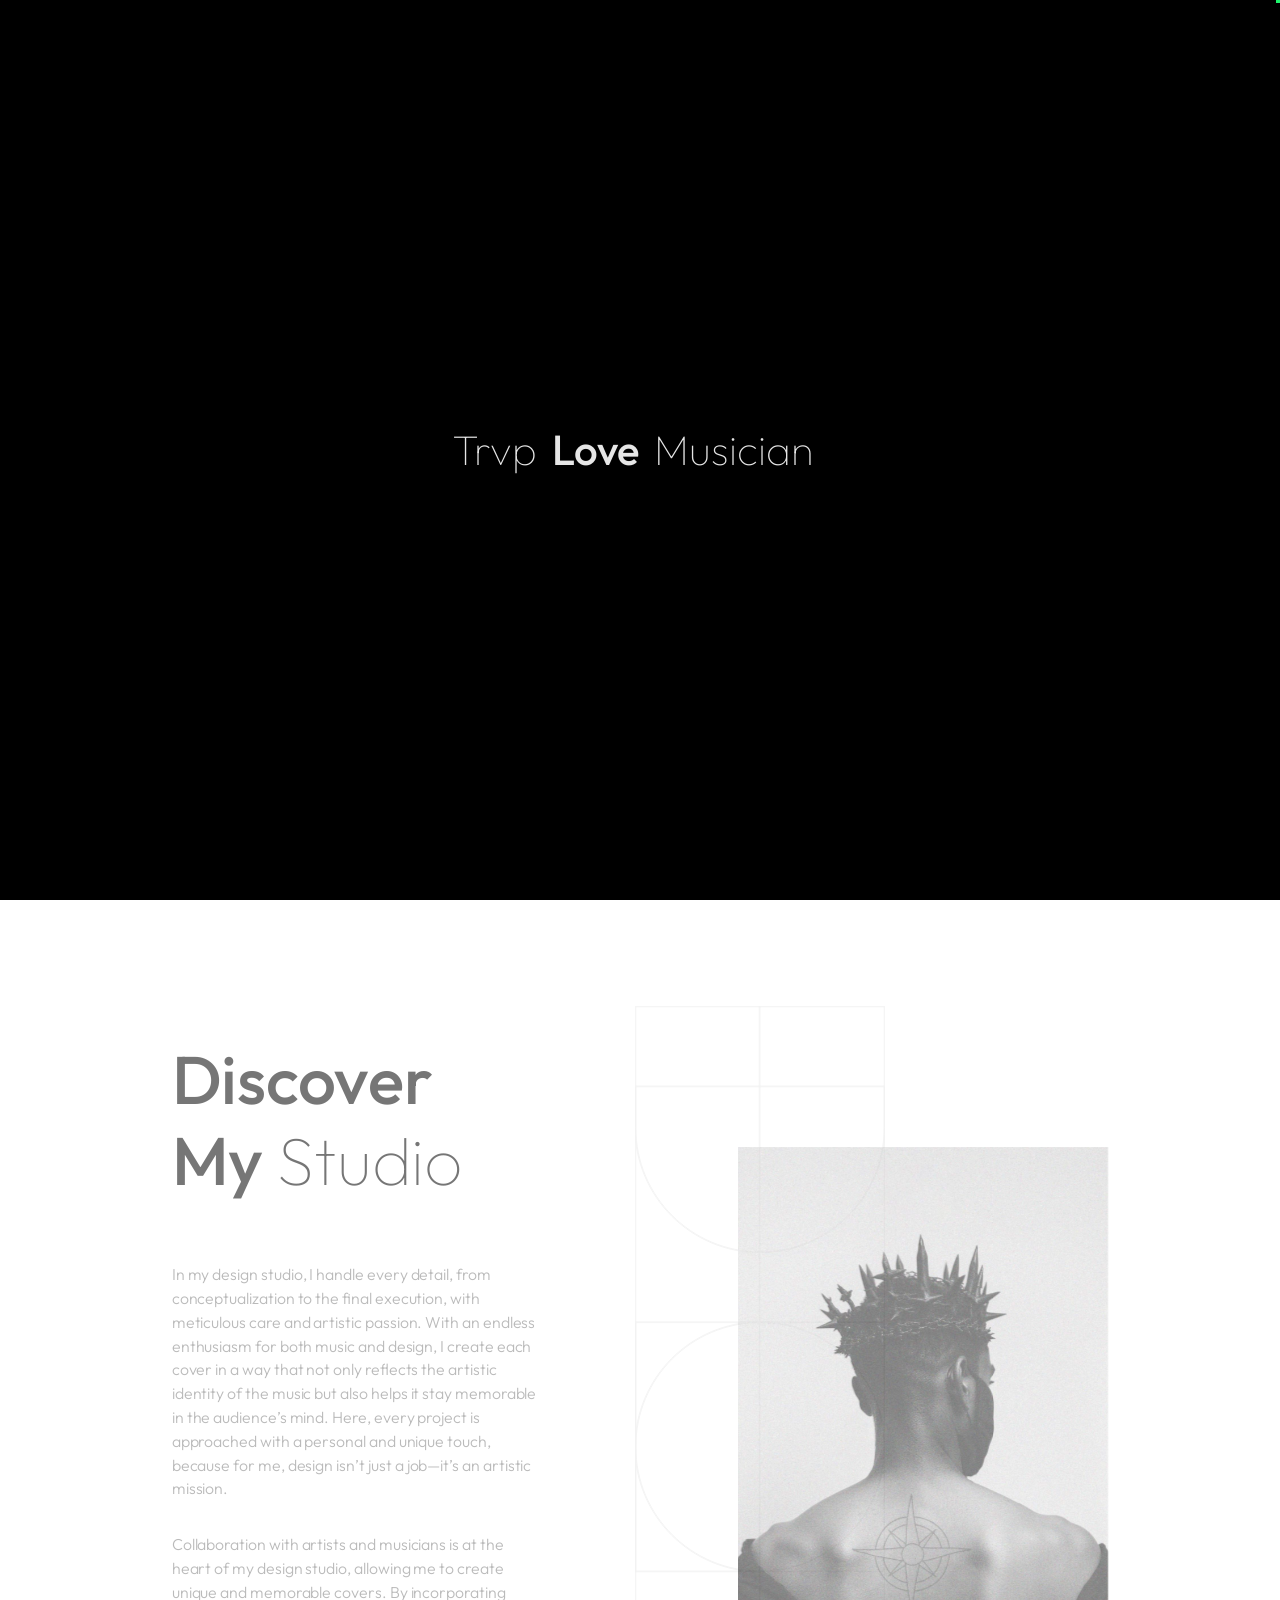
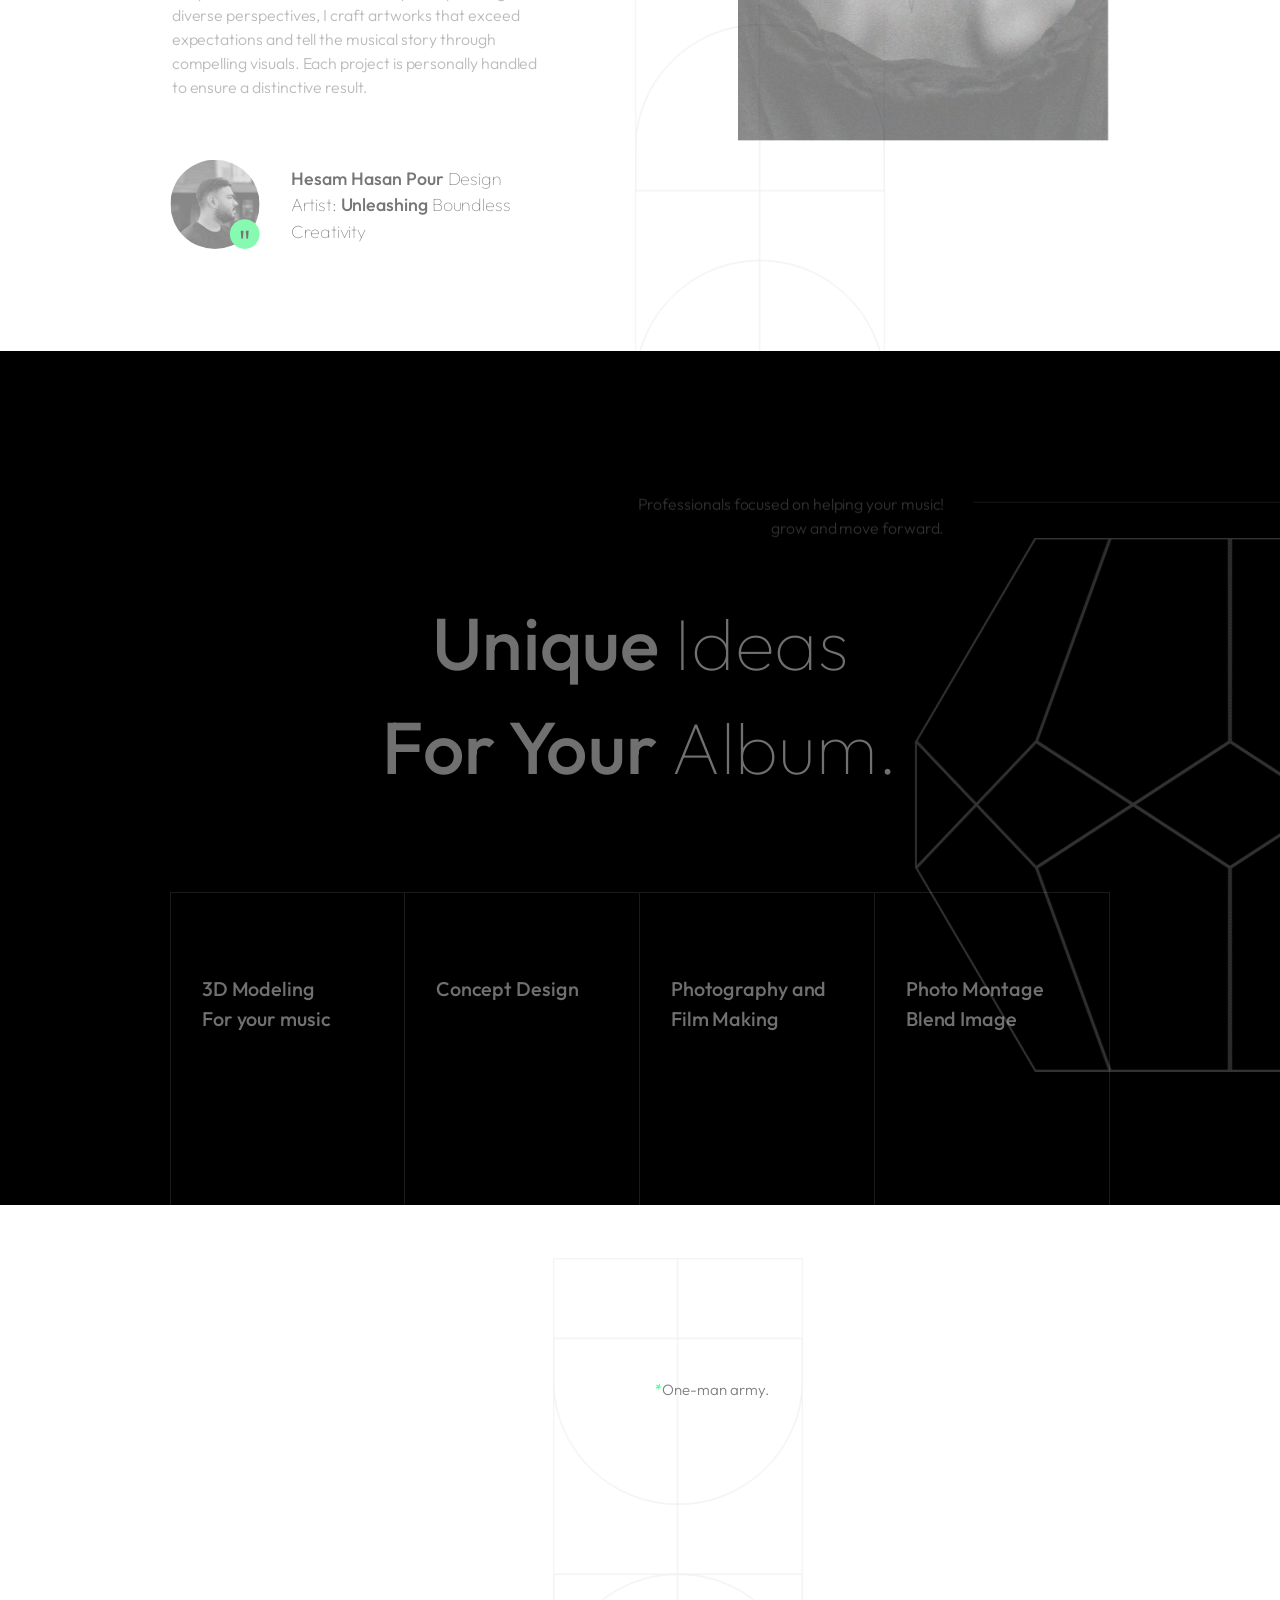
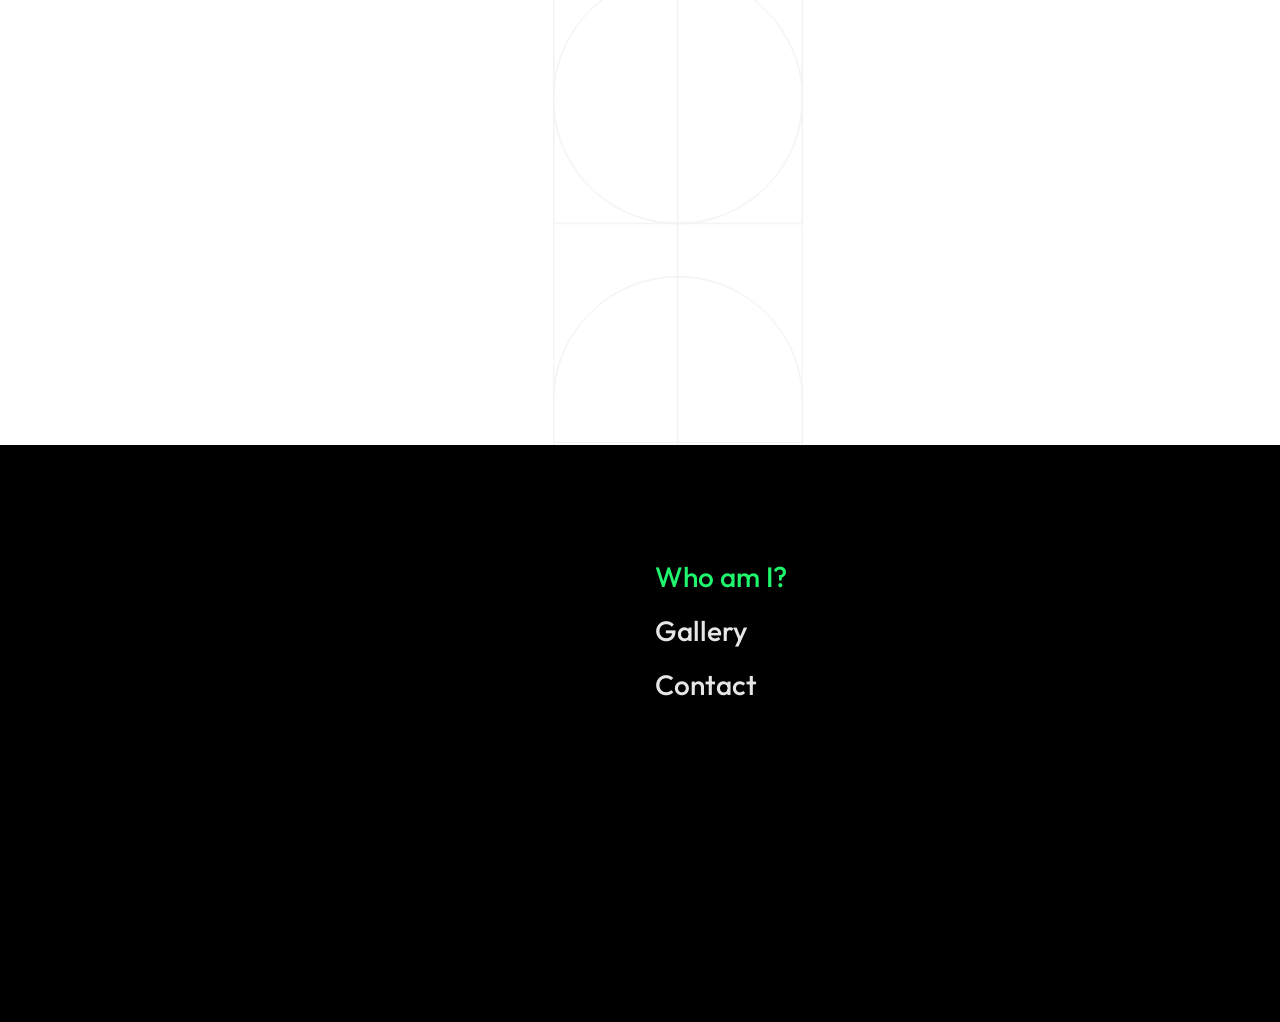
<file: index.html>
<!DOCTYPE html>
<html lang="zxx">

<head>

    <meta charset="UTF-8">
    <meta name="viewport" content="width=device-width, initial-scale=1.0">
    <meta http-equiv="X-UA-Compatible" content="ie=edge">

    <!-- bootstrap grid css -->
    <link rel="stylesheet" href="css/plugins/bootstrap-grid.css">
    <!-- font awesome css -->
    <link rel="stylesheet" href="css/plugins/font-awesome.min.css">
    <!-- swiper css -->
    <link rel="stylesheet" href="css/plugins/swiper.min.css">
    <!-- fancybox css -->
    <link rel="stylesheet" href="css/plugins/fancybox.min.css">
    <!-- ashley scss -->
    <link rel="stylesheet" href="css/style.css">
    <!-- favicon -->
    <link rel="icon" type="image/x-icon" href="/img/Hesam/favicon.ico">
    <!-- page name -->
    <title> Hesam Hp | Cover Art ShowCase </title>

</head>

<body>

    <!-- wrapper -->
    <div class="mil-wrapper" id="top">

        <!-- cursor -->
        <div class="mil-ball">
            <span class="mil-icon-1">
                <svg viewBox="0 0 128 128">
                    <path d="M106.1,41.9c-1.2-1.2-3.1-1.2-4.2,0c-1.2,1.2-1.2,3.1,0,4.2L116.8,61H11.2l14.9-14.9c1.2-1.2,1.2-3.1,0-4.2	c-1.2-1.2-3.1-1.2-4.2,0l-20,20c-1.2,1.2-1.2,3.1,0,4.2l20,20c0.6,0.6,1.4,0.9,2.1,0.9s1.5-0.3,2.1-0.9c1.2-1.2,1.2-3.1,0-4.2	L11.2,67h105.5l-14.9,14.9c-1.2,1.2-1.2,3.1,0,4.2c0.6,0.6,1.4,0.9,2.1,0.9s1.5-0.3,2.1-0.9l20-20c1.2-1.2,1.2-3.1,0-4.2L106.1,41.9	z" />
                </svg>
            </span>
            <div class="mil-more-text">More</div>
            <div class="mil-choose-text">Сhoose</div>
        </div>
        <!-- cursor end -->

        <!-- preloader -->
        <div class="mil-preloader">
            <div class="mil-preloader-animation">
                <div class="mil-pos-abs mil-animation-1">
                    <p class="mil-h3 mil-muted mil-thin">Trvp</p>
                    <p class="mil-h3 mil-muted">Love</p>
                    <p class="mil-h3 mil-muted mil-thin">Musician</p>
                </div>
                <div class="mil-pos-abs mil-animation-2">
                    <div class="mil-reveal-frame">
                        <p class="mil-reveal-box"></p>
                        <p class="mil-h3 mil-muted mil-thin">Hesvm.ir</p>
                    </div>
                </div>
            </div>
        </div>
        <!-- preloader end -->

        <!-- scrollbar progress -->
        <div class="mil-progress-track">
            <div class="mil-progress"></div>
        </div>
        <!-- scrollbar progress end -->

        <!-- menu -->
        <div class="mil-menu-frame">
            <!-- frame clone -->
            <div class="mil-frame-top">
                <a href="/index.html" class="mil-logo">HESVM.</a>
                <div class="mil-menu-btn">
                    <span></span>
                </div>
            </div>
            <!-- frame clone end -->
            <div class="container">
                <div class="mil-menu-content">
                    <div class="row">
                        <div class="col-xl-5">
                            <nav class="mil-main-menu" id="swupMenu">
                                <ul>
                                    <li class="mil-has-children mil-active">
                                        <a href="/index.html/">Who am I?</a>
                                    </li>
                                    <li class="mil-has-children">
                                        <a href="/gallery.html">Gallery</a>
                                    </li>
                                    <li class="mil-has-children">
                                        <a href="/contact.html">Contact</a>
                                    </li>
                                </ul>
                            </nav>
                        </div>
                    </div>
                </div>
            </div>
        </div>
        <!-- menu -->
        
        <!-- curtain -->
        <div class="mil-curtain"></div>
        <!-- curtain end -->

        <!-- frame -->
        <div class="mil-frame">
            <div class="mil-frame-top">
                <a href="index.html/" class="mil-logo">H.</a>
                <div class="mil-menu-btn">
                    <span></span>
                </div>
            </div>
            <div class="mil-frame-bottom">
                <div class="mil-current-page"></div>
                <div class="mil-back-to-top">
                    <a href="#top" class="mil-link mil-dark mil-arrow-place">
                        <span>Back to top</span>
                    </a>
                </div>
            </div>
        </div>
        <!-- frame end -->

        <!-- content -->
        <div class="mil-content">
            <div id="swupMain" class="mil-main-transition">

                <!-- banner -->
                <section class="mil-banner mil-dark-bg">
                    <div class="mi-invert-fix">
                        <div class="mil-animation-frame">
                            <div class="mil-animation mil-position-1 mil-scale" data-value-1="7" data-value-2="1.6"></div>
                            <div class="mil-animation mil-position-2 mil-scale" data-value-1="4" data-value-2="1"></div>
                            <div class="mil-animation mil-position-3 mil-scale" data-value-1="1.2" data-value-2=".1"></div>
                        </div>

                        <div class="mil-gradient"></div>

                        <div class="container">
                            <div class="mil-banner-content mil-up">

                                <h1 class="mil-muted mil-mb-60">Designing <span class="mil-thin">a Better</span><br> Cover Art <span class="mil-thin">Today</span></h1>
                                <div class="row">
                                    <div class="col-md-7 col-lg-5">

                                        <p class="mil-light-soft mil-mb-60">I am a music cover designer and I use the latest methods and trends to design typography and design elements in my cover art.</p>

                                    </div>
                                </div>

                                <a href="https://instagram.com/hesvmhsp" target="_blank" class="mil-button mil-arrow-place mil-btn-space" data-no-swup>
                                    <span>Follow me!</span>
                                </a>

                                <a href="gallery.html" class="mil-link mil-muted mil-arrow-place">
                                    <span>ShowCase</span>
                                </a>

                                <div class="mil-circle-text">
                                    <svg version="1.1" xmlns="http://www.w3.org/2000/svg" xmlns:xlink="http://www.w3.org/1999/xlink" x="0px" y="0px" viewBox="0 0 300 300" enable-background="new 0 0 300 300" xml:space="preserve" class="mil-ct-svg mil-rotate" data-value="360">
                                        <defs>
                                            <path id="circlePath" d="M 150, 150 m -60, 0 a 60,60 0 0,1 120,0 a 60,60 0 0,1 -120,0 " />
                                        </defs>
                                        <circle cx="150" cy="100" r="75" fill="none" />
                                        <g>
                                            <use xlink:href="#circlePath" fill="none" />
                                            <text style="letter-spacing: 6.5px">
                                                <!-- circle text -->
                                                <textPath xlink:href="#circlePath">Scroll down - Scroll down - </textPath>
                                            </text>
                                        </g>
                                    </svg>
                                    <a href="#about" class="mil-button mil-arrow-place mil-icon-button mil-arrow-down"></a>
                                </div>

                            </div>
                        </div>
                    </div>
                </section>
                <!-- banner end -->

                <!-- about -->
                <section id="about">
                    <div class="container mil-p-120-30">
                        <div class="row justify-content-between align-items-center">
                            <div class="col-lg-6 col-xl-5">

                                <div class="mil-mb-90">
                                    <h2 class="mil-up mil-mb-60">Discover <br>My <span class="mil-thin">Studio</span></h2>
                                    <p class="mil-up mil-mb-30">In my design studio, I handle every detail, from conceptualization to the final execution, with meticulous care and artistic passion. With an endless enthusiasm for both music and design, I create each cover in a way that not only reflects the artistic identity of the music but also helps it stay memorable in the audience’s mind. Here, every project is approached with a personal and unique touch, because for me, design isn’t just a job—it’s an artistic mission. </p>

                                    <p class="mil-up mil-mb-60">Collaboration with artists and musicians is at the heart of my design studio, allowing me to create unique and memorable covers. By incorporating diverse perspectives, I craft artworks that exceed expectations and tell the musical story through compelling visuals. Each project is personally handled to ensure a distinctive result.</p>

                                    <div class="mil-about-quote">
                                        <div class="mil-avatar mil-up">
                                            <img src="img/Hesam/Hesam.png" alt="Founder">
                                        </div>
                                        <h6 class="mil-quote mil-up">Hesam Hasan Pour <span class="mil-thin">Design Artist:</span> Unleashing <span class="mil-thin">Boundless Creativity</span></h6>
                                    </div>
                                </div>

                            </div>
                            <div class="col-lg-5">

                                <div class="mil-about-photo mil-mb-90">
                                    <div class="mil-lines-place"></div>
                                    <div class="mil-up mil-img-frame" style="padding-bottom: 160%;">
                                        <img src="img/Hesam/Banner/01.jpg" alt="img" class="mil-scale" data-value-1="1" data-value-2="1.2">
                                    </div>
                                </div>

                            </div>
                        </div>
                    </div>
                </section>
                <!-- about end -->

                <!-- services -->
                <section class="mil-dark-bg">
                    <div class="mi-invert-fix">
                        <div class="mil-animation-frame">
                            <div class="mil-animation mil-position-1 mil-scale" data-value-1="2.4" data-value-2="1.4" style="top: 300px; right: -100px"></div>
                            <div class="mil-animation mil-position-2 mil-scale" data-value-1="2" data-value-2="1" style="left: 150px"></div>
                        </div>
                        <div class="container mil-p-120-0">

                            <div class="mil-mb-120">
                                <div class="row">
                                    <div class="col-lg-10">

                                        <span class="mil-suptitle mil-light-soft mil-suptitle-right mil-up">Professionals focused on helping your music!<br> grow and move forward.</span>

                                    </div>
                                </div>

                                <div class="mil-complex-text justify-content-center mil-up mil-mb-15">

                                    <!-- <span class="mil-text-image advisory"><img src="img/Hesam/Banner/Advisory.jpg" alt="team"></span> -->
                                    <h2 class="mil-h1 mil-muted mil-center">Unique <span class="mil-thin">Ideas</span></h2>

                                </div>
                                <div class="mil-complex-text justify-content-center mil-up">

                                    <h2 class="mil-h1 mil-muted mil-center">For Your <span class="mil-thin">Album.</span></h2>
                                    <!-- <a href="services.html" class="mil-services-button mil-button mil-arrow-place"><span>What we do</span></a> -->

                                </div>
                            </div>

                            <div class="row mil-services-grid m-0">
                                <div class="col-md-6 col-lg-3 mil-services-grid-item p-0">

                                    <a href="" class="mil-service-card-sm mil-up">
                                        <h5 class="mil-muted mil-mb-30">3D Modeling <br>For your music</h5>
                                        <p class="mil-light-soft mil-mb-30">I use 3D methods, CGI, and rendering techniques to help create a more beautiful and dynamic image.</p>
                                        <!-- <div class="mil-button mil-icon-button-sm mil-arrow-place"></div> -->
                                    </a>

                                </div>
                                <div class="col-md-6 col-lg-3 mil-services-grid-item p-0">

                                    <a href="" class="mil-service-card-sm mil-up">
                                        <h5 class="mil-muted mil-mb-30">Concept Design</h5>
                                        <p class="mil-light-soft mil-mb-30">I use digital and artistic design methods to help create a more dynamic and better image for your album cover.</p>
                                        <!-- <div class="mil-button mil-icon-button-sm mil-arrow-place"></div> -->
                                    </a>

                                </div>
                                <div class="col-md-6 col-lg-3 mil-services-grid-item p-0">

                                    <a href="" class="mil-service-card-sm mil-up">
                                        <h5 class="mil-muted mil-mb-30">Photography and <br> Film Making</h5>
                                        <p class="mil-light-soft mil-mb-30">I use photography and videography to help make your cover image more personalized and closer to your original vision.</p>
                                        <!-- <div class="mil-button mil-icon-button-sm mil-arrow-place"></div> -->
                                    </a>

                                </div>
                                <div class="col-md-6 col-lg-3 mil-services-grid-item p-0">

                                    <a href="" class="mil-service-card-sm mil-up">
                                        <h5 class="mil-muted mil-mb-30">Photo Montage <br> Blend Image</h5>
                                        <p class="mil-light-soft mil-mb-30">I use photomontage and image manipulation techniques to help create more complex and layered visuals.</p>
                                        <!-- <div class="mil-button mil-icon-button-sm mil-arrow-place"></div> -->
                                    </a>

                                </div>
                            </div>
                        </div>
                    </div>
                </section>
                <!-- services end -->

                <!-- team -->
                <section>
                    <div class="container mil-p-120-30">
                        <div class="row justify-content-between align-items-center">
                            <div class="col-lg-5 col-xl-4">

                                <div class="mil-mb-90">
                                    <h2 class="mil-up mil-mb-60">Meet <br>Me</h2>
                                    <p class="mil-up mil-mb-30">I am a creative designer with a deep passion for bringing ideas to life. By combining diverse design skills, I help artists create unique and impactful covers for their music.</p>

                                    <p class="mil-up mil-mb-60"></p>

                                    <div class="mil-up"><a href="https://t.me/lil_amoo" class="mil-button mil-arrow-place mil-mb-60" data-no-swup><span>DM ME</span></a></div>

                                    <h4 class="mil-up"><span class="mil-thin">i  </span>deliver<br><span class="mil-thin">Creative</span> results.</h4>
                                </div>

                            </div>
                            <div class="col-lg-6">

                                <div class="mil-team-list">
                                    <div class="mil-lines-place"></div>

                                    <div class="row mil-mb-60">
                                        <div class="col-sm-9">

                                            <p class="mil-mobile-hidden mil-text-sm mil-mb-30" style="height: 30px;"><span class="mil-accent">*</span>One-man army.</p>

                                            <div class="mil-team-card mil-up mil-mb-30">
                                                <img src="img/Hesam/02.png" alt="Founder">
                                                <div class="mil-description">
                                                    <div class="mil-secrc-text">
                                                        <h5 class="mil-muted mil-mb-5"><a href="index.html" target="_blank">hesam hasan pour</a></h5>
                                                        <p class="mil-link mil-light-soft mil-mb-10">Founder</p>
                                                        <ul class="mil-social-icons mil-center">
                                                            <li><a href="https://instagram.com/hesvmhsp" target="_blank" class="social-icon"> <i class="fab fa-instagram"></i></a></li>
                                                            <li><a href="https://t.me/lil_amoo" target="_blank" class="social-icon"> <i class="fab fa-telegram"></i></a></li>
                                                            <li><a href="https://wa.me/989116815458" target="_blank" class="social-icon"> <i class="fab fa-whatsapp"></i></a></li>
                                                        </ul>
                                                    </div>
                                                </div>
                                            </div>

                                        </div>
                                    </div>

                                </div>

                            </div>
                        </div>
                    </div>
                </section>
                <!-- footer -->
                <footer class="mil-dark-bg">
                    <div class="mi-invert-fix">
                        <div class="container mil-p-120-60">
                            <div class="row justify-content-between">
                                <div class="col-md-4 col-lg-4 mil-mb-60">

                                    <div class="mil-muted mil-logo mil-up mil-mb-30">HESVM.</div>

                                    <p class="mil-light-soft mil-up mil-mb-30">Contact:</p>

                                    <form class="mil-subscribe-form mil-up">
                                        <input type="text" placeholder="Enter our email">
                                        <button type="submit" class="mil-button mil-icon-button-sm mil-arrow-place"></button>
                                    </form>

                                </div>
                                <div class="col-md-7 col-lg-6">
                                    <div class="row justify-content-end">
                                        <div class="col-md-6 col-lg-7">

                                            <nav class="mil-footer-menu mil-mb-60">
                                                <ul>
                                                    <li class="mil-has-children mil-active">
                                                        <a href="https://index.html/">Who am I?</a>
                                                    </li>
                                                    <li class="mil-has-children">
                                                        <a href="/gallery.html">Gallery</a>
                                                    </li>
                                                    <li class="mil-has-children">
                                                        <a href="/contact.html">Contact</a>
                                                    </li>
                                                </ul>
                                            </nav>

                                        </div>
                                        <div class="col-md-6 col-lg-5">

                                            <ul class="mil-menu-list mil-up mil-mb-60">
                                                <li><a href="https://instagram.com/hesvmhsp" class="mil-light-soft social-icon" data-no-swup> <i class="fab fa-instagram"> </i>    Instagram </a></li>
                                                <br>
                                                <li><a href="https://t.me/lil_amoo" class="mil-light-soft social-icon" data-no-swup> <i class="fab fa-telegram"> </i>     Telegram </a></li>
                                            </ul>

                                        </div>
                                    </div>
                                </div>
                            </div>

                            <div class="row justify-content-between flex-sm-row-reverse">
                                <div class="col-md-7 col-lg-6">

                                    <div class="row justify-content-between">

                                        
                                        <div class="col-md-6 col-lg-5 mil-mb-60">

                                            <h6 class="mil-muted mil-up mil-mb-30">Iran</h6>

                                            <p class="mil-light-soft mil-up">North    ,<span class="mil-no-wrap"><a href="tel:+989116815458" data-no-swup>+98 911 681 5458</a></span></p>

                                        </div>
                                    </div>

                                </div>
                                <div class="col-md-4 col-lg-6 mil-mb-60">

                                    <div class="mil-vert-between">
                                        <div class="mil-mb-30">
                                            <ul class="mil-social-icons mil-up">
                                                <li><a href="" target="_blank" class="social-icon"> <i class="far fa-circle"></i></a></li>
                                                <li><a href="" target="_blank" class="social-icon"> <i class="far fa-circle"></i></a></li>
                                                <li><a href="" target="_blank" class="social-icon"> <i class="far fa-circle"></i></a></li>
                                                <li><a href="" target="_blank" class="social-icon"> <i class="far fa-circle"></i></a></li>
                                            </ul>
                                        </div>
                                        <p class="mil-light-soft mil-up">© Copyright 2025 - HESVM. All Rights Reserved.</p>
                                    </div>

                                </div>
                            </div>
                        </div>
                    </div>
                </footer>
                <!-- footer end -->

                <!-- hidden elements -->
                <div class="mil-hidden-elements">
                    <div class="mil-dodecahedron">
                        <div class="mil-pentagon">
                            <div></div>
                            <div></div>
                            <div></div>
                            <div></div>
                            <div></div>
                        </div>
                        <div class="mil-pentagon">
                            <div></div>
                            <div></div>
                            <div></div>
                            <div></div>
                            <div></div>
                        </div>
                        <div class="mil-pentagon">
                            <div></div>
                            <div></div>
                            <div></div>
                            <div></div>
                            <div></div>
                        </div>
                        <div class="mil-pentagon">
                            <div></div>
                            <div></div>
                            <div></div>
                            <div></div>
                            <div></div>
                        </div>
                        <div class="mil-pentagon">
                            <div></div>
                            <div></div>
                            <div></div>
                            <div></div>
                            <div></div>
                        </div>
                        <div class="mil-pentagon">
                            <div></div>
                            <div></div>
                            <div></div>
                            <div></div>
                            <div></div>
                        </div>
                        <div class="mil-pentagon">
                            <div></div>
                            <div></div>
                            <div></div>
                            <div></div>
                            <div></div>
                        </div>
                        <div class="mil-pentagon">
                            <div></div>
                            <div></div>
                            <div></div>
                            <div></div>
                            <div></div>
                        </div>
                        <div class="mil-pentagon">
                            <div></div>
                            <div></div>
                            <div></div>
                            <div></div>
                            <div></div>
                        </div>
                        <div class="mil-pentagon">
                            <div></div>
                            <div></div>
                            <div></div>
                            <div></div>
                            <div></div>
                        </div>
                        <div class="mil-pentagon">
                            <div></div>
                            <div></div>
                            <div></div>
                            <div></div>
                            <div></div>
                        </div>
                        <div class="mil-pentagon">
                            <div></div>
                            <div></div>
                            <div></div>
                            <div></div>
                            <div></div>
                        </div>
                    </div>

                    <svg xmlns="http://www.w3.org/2000/svg" viewBox="0 0 24 24" class="mil-arrow">
                        <path d="M 14 5.3417969 C 13.744125 5.3417969 13.487969 5.4412187 13.292969 5.6367188 L 13.207031 5.7226562 C 12.816031 6.1136563 12.816031 6.7467188 13.207031 7.1367188 L 17.070312 11 L 4 11 C 3.448 11 3 11.448 3 12 C 3 12.552 3.448 13 4 13 L 17.070312 13 L 13.207031 16.863281 C 12.816031 17.254281 12.816031 17.887344 13.207031 18.277344 L 13.292969 18.363281 C 13.683969 18.754281 14.317031 18.754281 14.707031 18.363281 L 20.363281 12.707031 C 20.754281 12.316031 20.754281 11.682969 20.363281 11.292969 L 14.707031 5.6367188 C 14.511531 5.4412187 14.255875 5.3417969 14 5.3417969 z" />
                    </svg>

                    <svg width="250" viewBox="0 0 300 1404" fill="none" xmlns="http://www.w3.org/2000/svg" class="mil-lines">
                        <path fill-rule="evenodd" clip-rule="evenodd" d="M1 892L1 941H299V892C299 809.71 232.29 743 150 743C67.7096 743 1 809.71 1 892ZM0 942H300V892C300 809.157 232.843 742 150 742C67.1573 742 0 809.157 0 892L0 942Z" class="mil-move" />
                        <path fill-rule="evenodd" clip-rule="evenodd" d="M299 146V97L1 97V146C1 228.29 67.7096 295 150 295C232.29 295 299 228.29 299 146ZM300 96L0 96V146C0 228.843 67.1573 296 150 296C232.843 296 300 228.843 300 146V96Z" class="mil-move" />
                        <path fill-rule="evenodd" clip-rule="evenodd" d="M299 1H1V1403H299V1ZM0 0V1404H300V0H0Z" />
                        <path fill-rule="evenodd" clip-rule="evenodd" d="M150 -4.37115e-08L150 1404L149 1404L149 0L150 -4.37115e-08Z" />
                        <path fill-rule="evenodd" clip-rule="evenodd" d="M150 1324C232.29 1324 299 1257.29 299 1175C299 1092.71 232.29 1026 150 1026C67.7096 1026 1 1092.71 1 1175C1 1257.29 67.7096 1324 150 1324ZM150 1325C232.843 1325 300 1257.84 300 1175C300 1092.16 232.843 1025 150 1025C67.1573 1025 0 1092.16 0 1175C0 1257.84 67.1573 1325 150 1325Z" class="mil-move" />
                        <path fill-rule="evenodd" clip-rule="evenodd" d="M300 1175H0V1174H300V1175Z" class="mil-move" />
                        <path fill-rule="evenodd" clip-rule="evenodd" d="M150 678C232.29 678 299 611.29 299 529C299 446.71 232.29 380 150 380C67.7096 380 1 446.71 1 529C1 611.29 67.7096 678 150 678ZM150 679C232.843 679 300 611.843 300 529C300 446.157 232.843 379 150 379C67.1573 379 0 446.157 0 529C0 611.843 67.1573 679 150 679Z" class="mil-move" />
                        <path fill-rule="evenodd" clip-rule="evenodd" d="M299 380H1V678H299V380ZM0 379V679H300V379H0Z" class="mil-move" />
                    </svg>
                </div>
                <!-- hidden elements end -->

            </div>
        </div>
        <!-- content -->
    </div>
    <!-- wrapper end -->

    <!-- jQuery js -->
    <script src="js/plugins/jquery.min.js"></script>
    <!-- swup js -->
    <script src="js/plugins/swup.min.js"></script>
    <!-- swiper js -->
    <script src="js/plugins/swiper.min.js"></script>
    <!-- fancybox js -->
    <script src="js/plugins/fancybox.min.js"></script>
    <!-- gsap js -->
    <script src="js/plugins/gsap.min.js"></script>
    <!-- scroll smoother -->
    <script src="js/plugins/smooth-scroll.js"></script>
    <!-- scroll trigger js -->
    <script src="js/plugins/ScrollTrigger.min.js"></script>
    <!-- scroll to js -->
    <script src="js/plugins/ScrollTo.min.js"></script>
    <!-- ashley js -->
    <script src="js/main.js"></script>

</body>

</html>
</file>
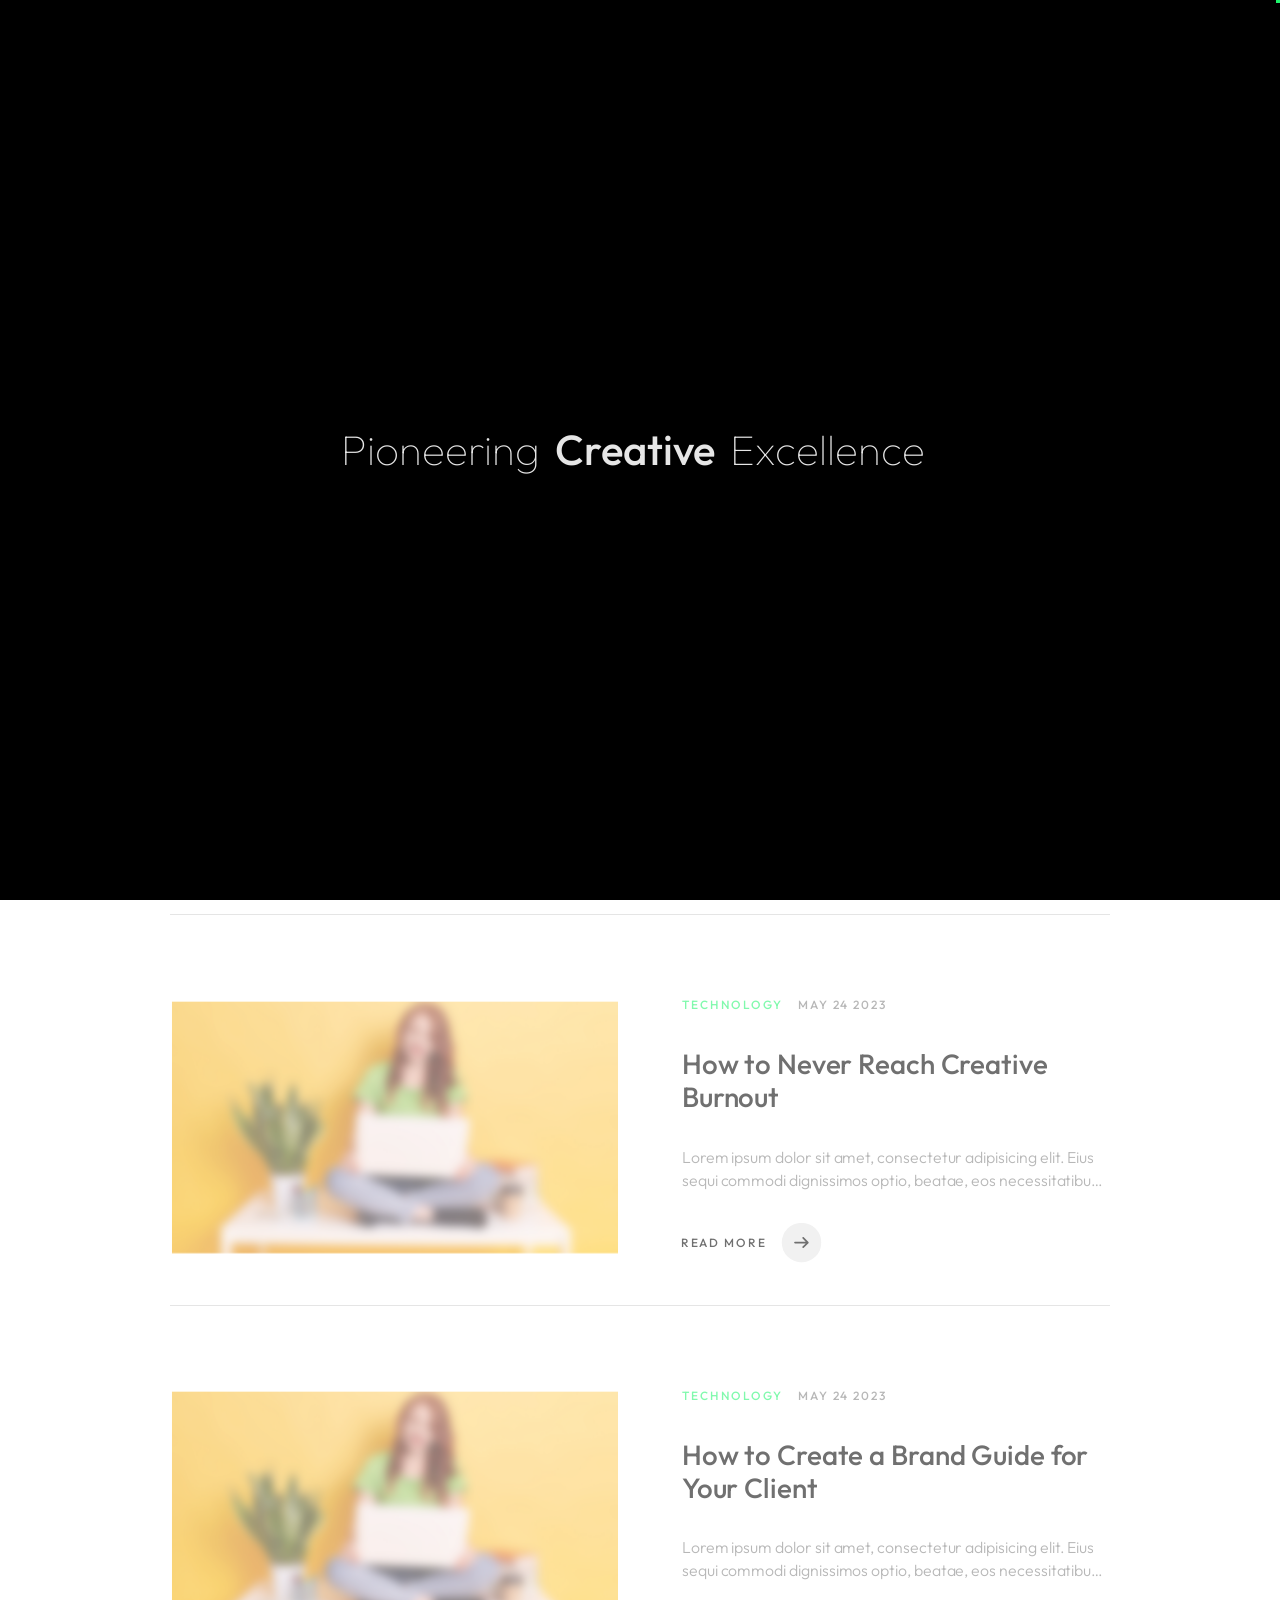
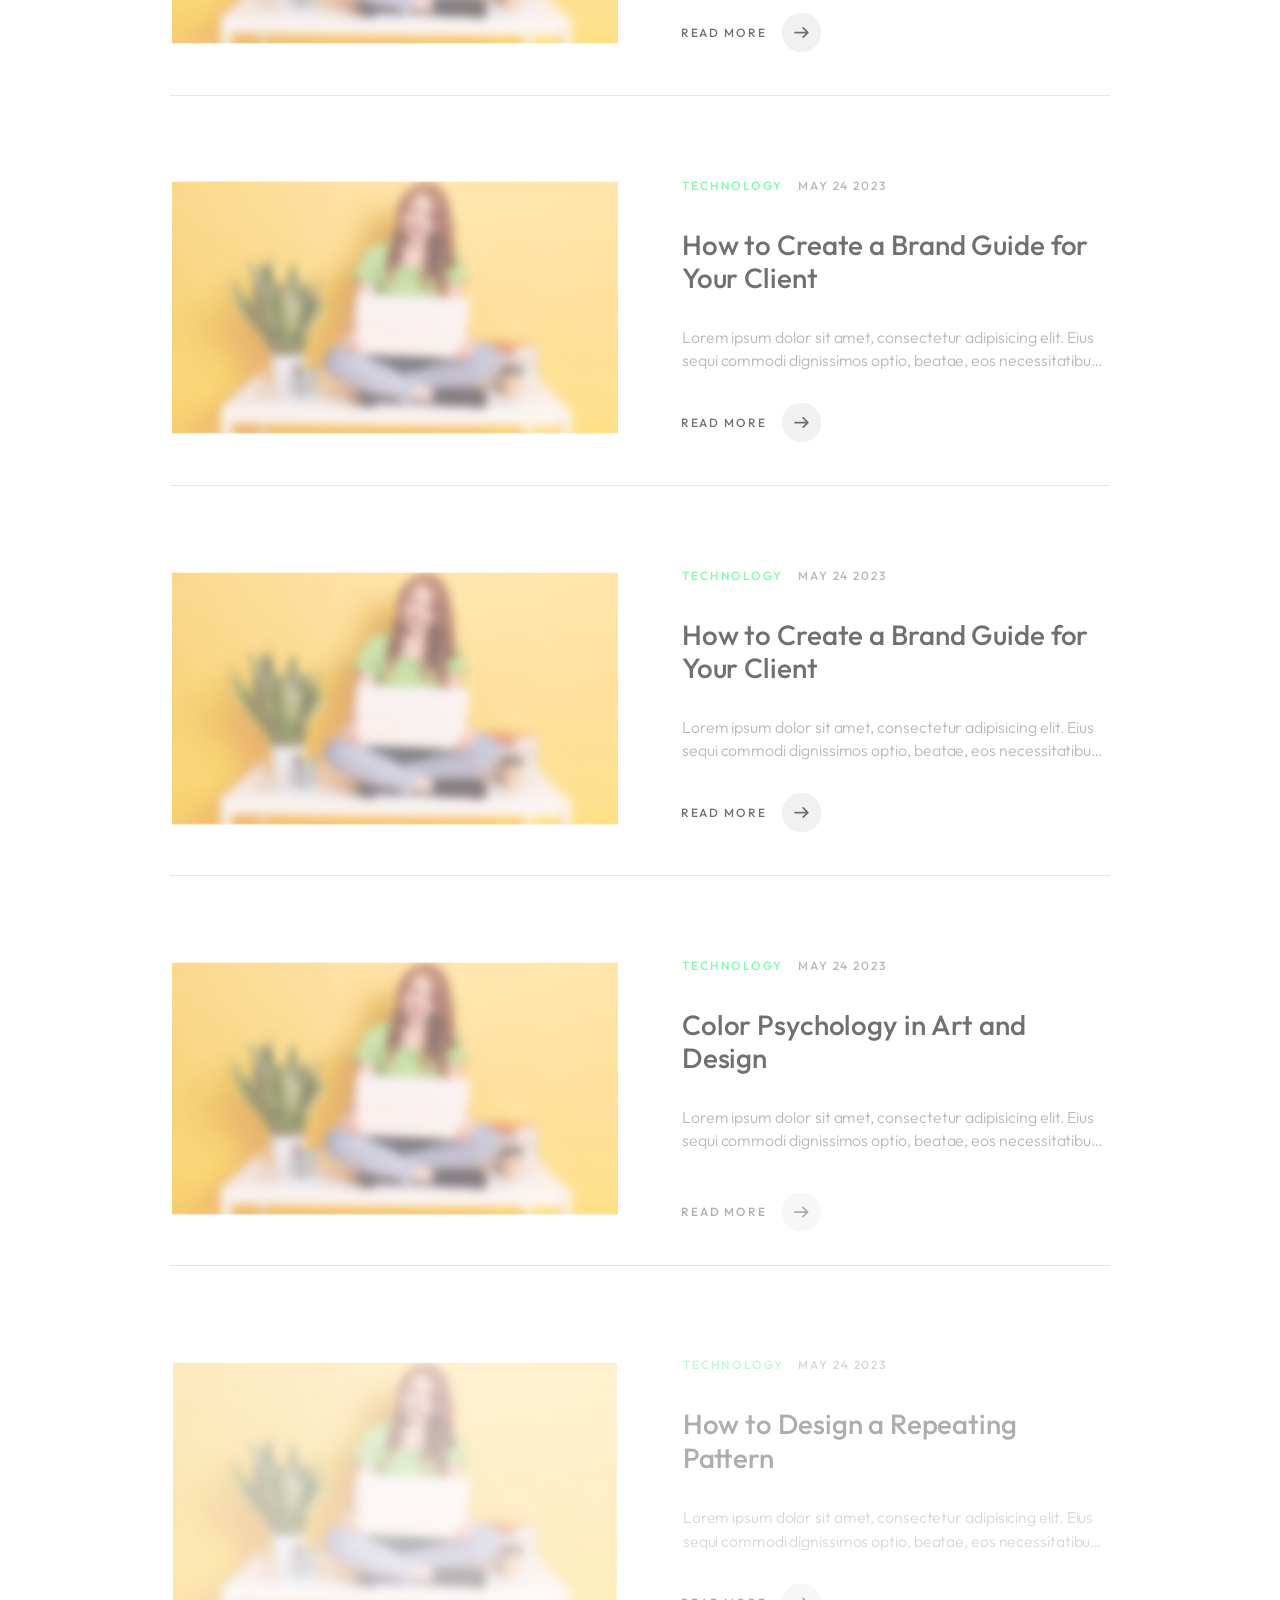
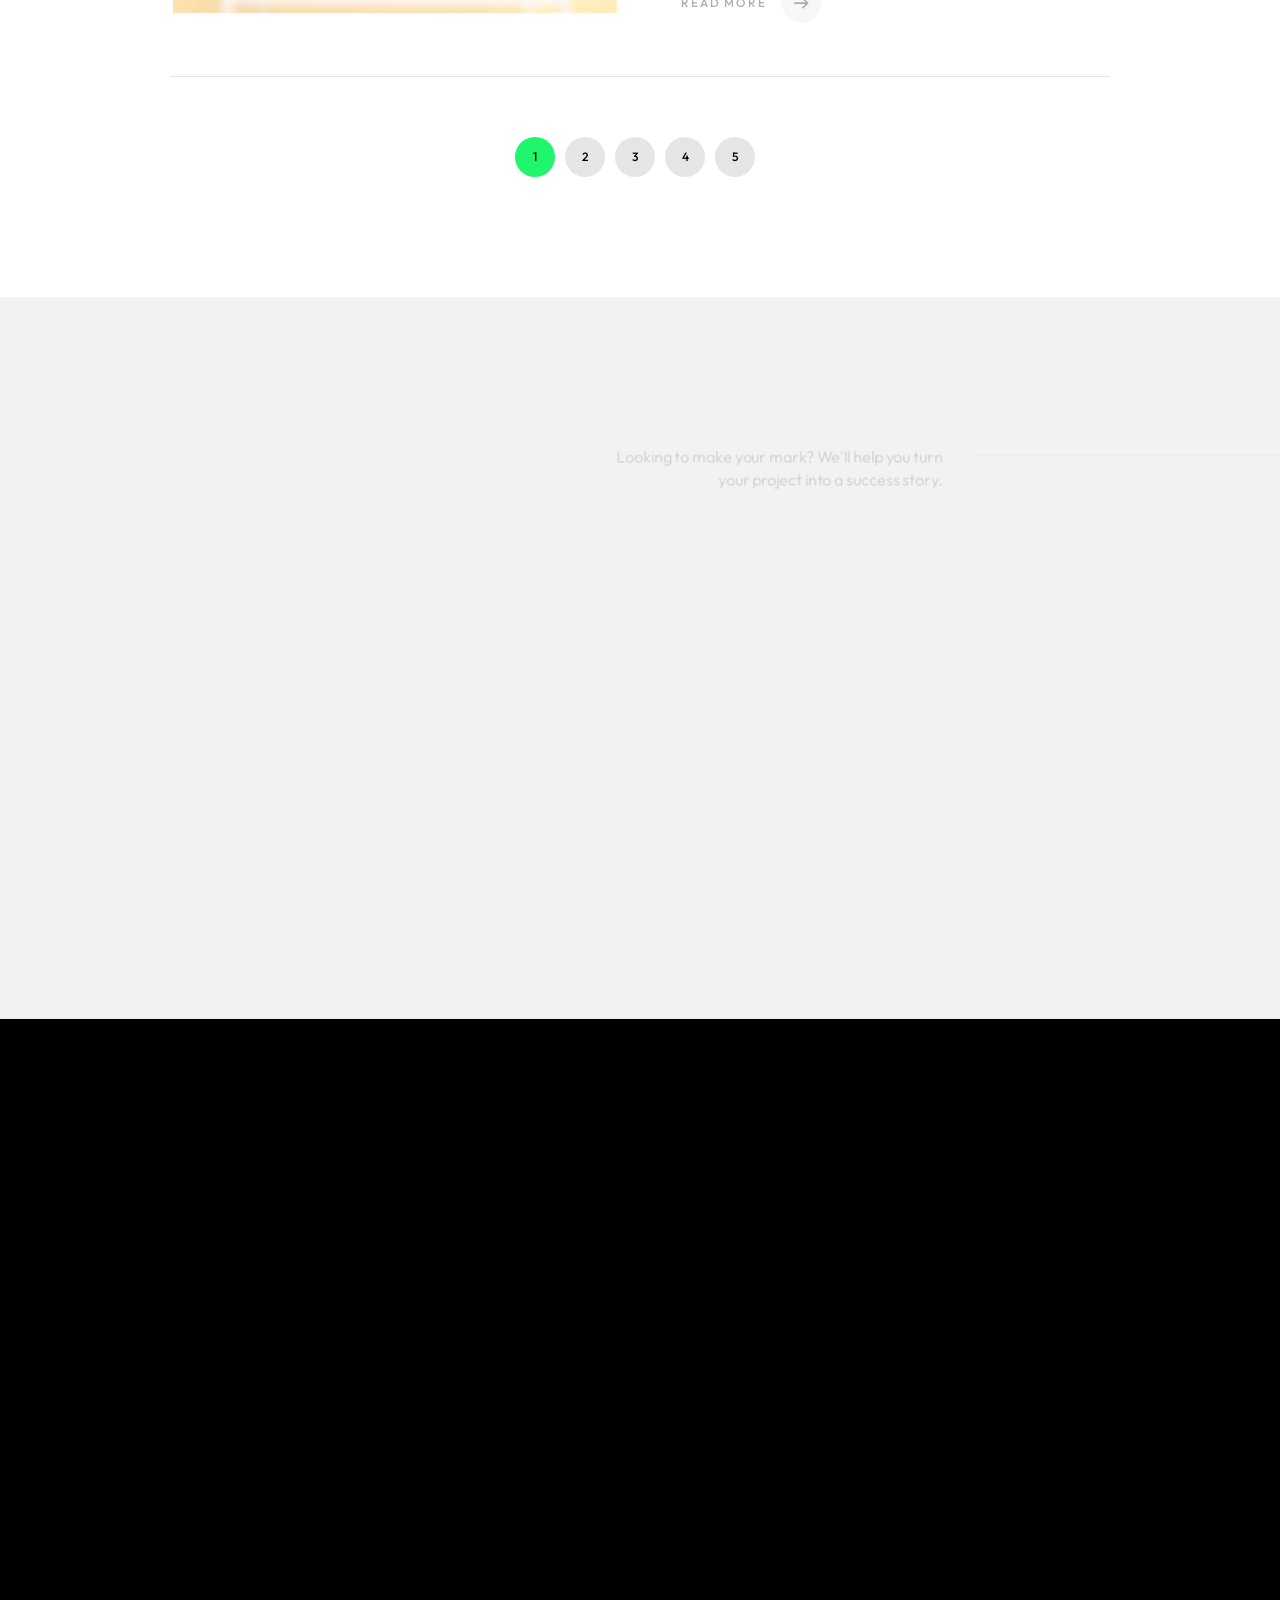
<file: blog-inner.html>
<!DOCTYPE html>
<html lang="zxx">

<head>

    <meta charset="UTF-8">
    <meta name="viewport" content="width=device-width, initial-scale=1.0">
    <meta http-equiv="X-UA-Compatible" content="ie=edge">

    <!-- bootstrap grid css -->
    <link rel="stylesheet" href="css/plugins/bootstrap-grid.css">
    <!-- font awesome css -->
    <link rel="stylesheet" href="css/plugins/font-awesome.min.css">
    <!-- swiper css -->
    <link rel="stylesheet" href="css/plugins/swiper.min.css">
    <!-- fancybox css -->
    <link rel="stylesheet" href="css/plugins/fancybox.min.css">
    <!-- ashley scss -->
    <link rel="stylesheet" href="css/style.css">
    <!-- page name -->
    <title>Ashley</title>

</head>

<body>

    <!-- wrapper -->
    <div class="mil-wrapper" id="top">

        <!-- cursor -->
        <div class="mil-ball">
            <span class="mil-icon-1">
                <svg viewBox="0 0 128 128">
                    <path d="M106.1,41.9c-1.2-1.2-3.1-1.2-4.2,0c-1.2,1.2-1.2,3.1,0,4.2L116.8,61H11.2l14.9-14.9c1.2-1.2,1.2-3.1,0-4.2	c-1.2-1.2-3.1-1.2-4.2,0l-20,20c-1.2,1.2-1.2,3.1,0,4.2l20,20c0.6,0.6,1.4,0.9,2.1,0.9s1.5-0.3,2.1-0.9c1.2-1.2,1.2-3.1,0-4.2	L11.2,67h105.5l-14.9,14.9c-1.2,1.2-1.2,3.1,0,4.2c0.6,0.6,1.4,0.9,2.1,0.9s1.5-0.3,2.1-0.9l20-20c1.2-1.2,1.2-3.1,0-4.2L106.1,41.9	z" />
                </svg>
            </span>
            <div class="mil-more-text">More</div>
            <div class="mil-choose-text">Сhoose</div>
        </div>
        <!-- cursor end -->

        <!-- preloader -->
        <div class="mil-preloader">
            <div class="mil-preloader-animation">
                <div class="mil-pos-abs mil-animation-1">
                    <p class="mil-h3 mil-muted mil-thin">Pioneering</p>
                    <p class="mil-h3 mil-muted">Creative</p>
                    <p class="mil-h3 mil-muted mil-thin">Excellence</p>
                </div>
                <div class="mil-pos-abs mil-animation-2">
                    <div class="mil-reveal-frame">
                        <p class="mil-reveal-box"></p>
                        <p class="mil-h3 mil-muted mil-thin">ashley.com</p>
                    </div>
                </div>
            </div>
        </div>
        <!-- preloader end -->

        <!-- scrollbar progress -->
        <div class="mil-progress-track">
            <div class="mil-progress"></div>
        </div>
        <!-- scrollbar progress end -->

        <!-- menu -->
        <div class="mil-menu-frame">
            <!-- frame clone -->
            <div class="mil-frame-top">
                <a href="home-1.html" class="mil-logo">A.</a>
                <div class="mil-menu-btn">
                    <span></span>
                </div>
            </div>
            <!-- frame clone end -->
            <div class="container">
                <div class="mil-menu-content">
                    <div class="row">
                        <div class="col-xl-5">

                            <nav class="mil-main-menu" id="swupMenu">
                                <ul>
                                    <li class="mil-has-children">
                                        <a href="#.">Homepage</a>
                                        <ul>
                                            <li><a href="home-1.html">Landing page</a></li>
                                            <li><a href="home-2.html">Personal</a></li>
                                            <li><a href="portfolio-3.html">Portfolio slider</a></li>
                                        </ul>
                                    </li>
                                    <li class="mil-has-children">
                                        <a href="#.">Portfolio</a>
                                        <ul>
                                            <li><a href="portfolio-1.html">Grid type 1</a></li>
                                            <li><a href="portfolio-2.html">Grid type 2</a></li>
                                            <li><a href="portfolio-3.html">Slider</a></li>
                                        </ul>
                                    </li>
                                    <li class="mil-has-children">
                                        <a href="#.">Services</a>
                                        <ul>
                                            <li><a href="services.html">Services List</a></li>
                                            <li><a href="service.html">Single service</a></li>
                                        </ul>
                                    </li>
                                    <li class="mil-has-children mil-active">
                                        <a href="#.">Newsletter</a>
                                        <ul>
                                            <li><a href="blog.html">Blog List</a></li>
                                            <li><a href="publication.html">Publication</a></li>
                                        </ul>
                                    </li>
                                    <li class="mil-has-children">
                                        <a href="#.">Other pages</a>
                                        <ul>
                                            <li><a href="team.html">Team</a></li>
                                            <li><a href="contact.html">Contact</a></li>
                                            <li><a href="404.html">404</a></li>
                                        </ul>
                                    </li>
                                </ul>
                            </nav>

                        </div>
                        <div class="col-xl-7">

                            <div class="mil-menu-right-frame">
                                <div class="mil-animation-in">
                                    <div class="mil-animation-frame">
                                        <div class="mil-animation mil-position-1 mil-scale" data-value-1="2" data-value-2="2"></div>
                                    </div>
                                </div>
                                <div class="mil-menu-right">
                                    <div class="row">
                                        <div class="col-lg-8 mil-mb-60">

                                            <h6 class="mil-muted mil-mb-30">Projects</h6>

                                            <ul class="mil-menu-list">
                                                <li><a href="project-1.html" class="mil-light-soft">Interior design studio</a></li>
                                                <li><a href="project-2.html" class="mil-light-soft">Home Security Camera</a></li>
                                                <li><a href="project-3.html" class="mil-light-soft">Kemia Honest Skincare</a></li>
                                                <li><a href="project-4.html" class="mil-light-soft">Cascade of Lava</a></li>
                                                <li><a href="project-5.html" class="mil-light-soft">Air Pro by Molekule</a></li>
                                                <li><a href="project-6.html" class="mil-light-soft">Tony's Chocolonely</a></li>
                                            </ul>

                                        </div>
                                        <div class="col-lg-4 mil-mb-60">

                                            <h6 class="mil-muted mil-mb-30">Useful links</h6>

                                            <ul class="mil-menu-list">
                                                <li><a href="#." class="mil-light-soft">Privacy Policy</a></li>
                                                <li><a href="#." class="mil-light-soft">Terms and conditions</a></li>
                                                <li><a href="#." class="mil-light-soft">Cookie Policy</a></li>
                                                <li><a href="#." class="mil-light-soft">Careers</a></li>
                                            </ul>

                                        </div>
                                    </div>
                                    <div class="mil-divider mil-mb-60"></div>
                                    <div class="row justify-content-between">

                                        <div class="col-lg-4 mil-mb-60">

                                            <h6 class="mil-muted mil-mb-30">Canada</h6>

                                            <p class="mil-light-soft mil-up">71 South Los Carneros Road, California <span class="mil-no-wrap">+51 174 705 812</span></p>

                                        </div>
                                        <div class="col-lg-4 mil-mb-60">

                                            <h6 class="mil-muted mil-mb-30">Germany</h6>

                                            <p class="mil-light-soft">Leehove 40, 2678 MC De Lier, Netherlands <span class="mil-no-wrap">+31 174 705 811</span></p>

                                        </div>
                                    </div>
                                </div>
                            </div>

                        </div>
                    </div>
                </div>
            </div>
        </div>
        <!-- menu -->

        <!-- curtain -->
        <div class="mil-curtain"></div>
        <!-- curtain end -->

        <!-- frame -->
        <div class="mil-frame">
            <div class="mil-frame-top">
                <a href="home-1.html" class="mil-logo">A.</a>
                <div class="mil-menu-btn">
                    <span></span>
                </div>
            </div>
            <div class="mil-frame-bottom">
                <div class="mil-current-page"></div>
                <div class="mil-back-to-top">
                    <a href="#top" class="mil-link mil-dark mil-arrow-place">
                        <span>Back to top</span>
                    </a>
                </div>
            </div>
        </div>
        <!-- frame end -->

        <!-- content -->
        <div class="mil-content">
            <div id="swupMain" class="mil-main-transition">

                <!-- banner -->
                <div class="mil-inner-banner mil-p-0-120">
                    <div class="mil-banner-content mil-up">
                        <div class="mil-animation-frame">
                            <div class="mil-animation mil-position-4 mil-dark mil-scale" data-value-1="6" data-value-2="1.4"></div>
                        </div>
                        <div class="container">
                            <ul class="mil-breadcrumbs mil-mb-60">
                                <li><a href="home-1.html">Homepage</a></li>
                                <li><a href="blog.html">Blog</a></li>
                                <li><a href="blog-inner.html">Category page</a></li>
                            </ul>
                            <h1 class="mil-mb-60">Publications <br>Category <span class="mil-thin">Name</span></h1>
                            <a href="#blog" class="mil-link mil-dark mil-arrow-place mil-down-arrow">
                                <span>Publications</span>
                            </a>
                        </div>
                    </div>
                </div>
                <!-- banner end -->

                <!-- blog -->
                <section id="blog">
                    <div class="container mil-p-120-120">
                        <div class="row align-items-center mil-mb-30">
                            <div class="col-lg-4 mil-mb-30">
                                <h3 class="mil-up">Other categories:</h3>
                            </div>
                            <div class="col-lg-8 mil-mb-30">
                                <div class="mil-adaptive-right mil-up">

                                    <ul class="mil-category-list">
                                        <li><a href="blog-inner.html">Design</a></li>
                                        <li><a href="blog-inner.html">Art</a></li>
                                        <li><a href="blog-inner.html">Code</a></li>
                                        <li><a href="blog-inner.html" class="mil-active">Technology</a></li>
                                        <li><a href="blog-inner.html">All categories</a></li>
                                    </ul>
                                </div>
                            </div>
                        </div>
                        <div class="row">
                            <div class="col-lg-12">

                                <a href="publication.html" class="mil-blog-card mil-blog-card-hori mil-more mil-mb-60">
                                    <div class="mil-cover-frame mil-up">
                                        <img src="img/blog/8.jpg" alt="cover">
                                    </div>
                                    <div class="mil-post-descr">
                                        <div class="mil-labels mil-up mil-mb-30">
                                            <div class="mil-label mil-upper mil-accent">TECHNOLOGY</div>
                                            <div class="mil-label mil-upper">may 24 2023</div>
                                        </div>
                                        <h4 class="mil-up mil-mb-30">How to Never Reach Creative Burnout</h4>
                                        <p class="mil-post-text mil-up mil-mb-30">Lorem ipsum dolor sit amet, consectetur adipisicing elit. Eius sequi commodi dignissimos optio, beatae, eos necessitatibus nisi. Nam cupiditate consectetur nostrum qui! Repellat natus nulla, nisi aliquid, asperiores impedit tempora sequi est reprehenderit cumque explicabo, dicta. Rem nihil ullam totam ea voluptas quibusdam repudiandae id ut at iure! Totam, a!</p>
                                        <div class="mil-link mil-dark mil-arrow-place mil-up">
                                            <span>Read more</span>
                                        </div>
                                    </div>
                                </a>

                            </div>
                            <div class="col-lg-12">

                                <a href="publication.html" class="mil-blog-card mil-blog-card-hori mil-more mil-mb-60">
                                    <div class="mil-cover-frame mil-up">
                                        <img src="img/blog/7.jpg" alt="cover">
                                    </div>
                                    <div class="mil-post-descr">
                                        <div class="mil-labels mil-up mil-mb-30">
                                            <div class="mil-label mil-upper mil-accent">TECHNOLOGY</div>
                                            <div class="mil-label mil-upper">may 24 2023</div>
                                        </div>
                                        <h4 class="mil-up mil-mb-30">How to Create a Brand Guide for Your Client</h4>
                                        <p class="mil-post-text mil-up mil-mb-30">Lorem ipsum dolor sit amet, consectetur adipisicing elit. Eius sequi commodi dignissimos optio, beatae, eos necessitatibus nisi. Nam cupiditate consectetur nostrum qui! Repellat natus nulla, nisi aliquid, asperiores impedit tempora sequi est reprehenderit cumque explicabo, dicta. Rem nihil ullam totam ea voluptas quibusdam repudiandae id ut at iure! Totam, a!</p>
                                        <div class="mil-link mil-dark mil-arrow-place mil-up">
                                            <span>Read more</span>
                                        </div>
                                    </div>
                                </a>

                            </div>
                            <div class="col-lg-12">

                                <a href="publication.html" class="mil-blog-card mil-blog-card-hori mil-more mil-mb-60">
                                    <div class="mil-cover-frame mil-up">
                                        <img src="img/blog/1.jpg" alt="cover">
                                    </div>
                                    <div class="mil-post-descr">
                                        <div class="mil-labels mil-up mil-mb-30">
                                            <div class="mil-label mil-upper mil-accent">TECHNOLOGY</div>
                                            <div class="mil-label mil-upper">may 24 2023</div>
                                        </div>
                                        <h4 class="mil-up mil-mb-30">How to Create a Brand Guide for Your Client</h4>
                                        <p class="mil-post-text mil-up mil-mb-30">Lorem ipsum dolor sit amet, consectetur adipisicing elit. Eius sequi commodi dignissimos optio, beatae, eos necessitatibus nisi. Nam cupiditate consectetur nostrum qui! Repellat natus nulla, nisi aliquid, asperiores impedit tempora sequi est reprehenderit cumque explicabo, dicta. Rem nihil ullam totam ea voluptas quibusdam repudiandae id ut at iure! Totam, a!</p>
                                        <div class="mil-link mil-dark mil-arrow-place mil-up">
                                            <span>Read more</span>
                                        </div>
                                    </div>
                                </a>

                            </div>
                            <div class="col-lg-12">

                                <a href="publication.html" class="mil-blog-card mil-blog-card-hori mil-more mil-mb-60">
                                    <div class="mil-cover-frame mil-up">
                                        <img src="img/blog/3.jpg" alt="cover">
                                    </div>
                                    <div class="mil-post-descr">
                                        <div class="mil-labels mil-up mil-mb-30">
                                            <div class="mil-label mil-upper mil-accent">TECHNOLOGY</div>
                                            <div class="mil-label mil-upper">may 24 2023</div>
                                        </div>
                                        <h4 class="mil-up mil-mb-30">How to Create a Brand Guide for Your Client</h4>
                                        <p class="mil-post-text mil-up mil-mb-30">Lorem ipsum dolor sit amet, consectetur adipisicing elit. Eius sequi commodi dignissimos optio, beatae, eos necessitatibus nisi. Nam cupiditate consectetur nostrum qui! Repellat natus nulla, nisi aliquid, asperiores impedit tempora sequi est reprehenderit cumque explicabo, dicta. Rem nihil ullam totam ea voluptas quibusdam repudiandae id ut at iure! Totam, a!</p>
                                        <div class="mil-link mil-dark mil-arrow-place mil-up">
                                            <span>Read more</span>
                                        </div>
                                    </div>
                                </a>

                            </div>
                            <div class="col-lg-12">

                                <a href="publication.html" class="mil-blog-card mil-blog-card-hori mil-more mil-mb-60">
                                    <div class="mil-cover-frame mil-up">
                                        <img src="img/blog/4.jpg" alt="cover">
                                    </div>
                                    <div class="mil-post-descr">
                                        <div class="mil-labels mil-up mil-mb-30">
                                            <div class="mil-label mil-upper mil-accent">TECHNOLOGY</div>
                                            <div class="mil-label mil-upper">may 24 2023</div>
                                        </div>
                                        <h4 class="mil-up mil-mb-30">Color Psychology in Art and Design</h4>
                                        <p class="mil-post-text mil-up mil-mb-30">Lorem ipsum dolor sit amet, consectetur adipisicing elit. Eius sequi commodi dignissimos optio, beatae, eos necessitatibus nisi. Nam cupiditate consectetur nostrum qui! Repellat natus nulla, nisi aliquid, asperiores impedit tempora sequi est reprehenderit cumque explicabo, dicta. Rem nihil ullam totam ea voluptas quibusdam repudiandae id ut at iure! Totam, a!</p>
                                        <div class="mil-link mil-dark mil-arrow-place mil-up">
                                            <span>Read more</span>
                                        </div>
                                    </div>
                                </a>

                            </div>
                            <div class="col-lg-12">

                                <a href="publication.html" class="mil-blog-card mil-blog-card-hori mil-more mil-mb-60">
                                    <div class="mil-cover-frame mil-up">
                                        <img src="img/blog/5.jpg" alt="cover">
                                    </div>
                                    <div class="mil-post-descr">
                                        <div class="mil-labels mil-up mil-mb-30">
                                            <div class="mil-label mil-upper mil-accent">TECHNOLOGY</div>
                                            <div class="mil-label mil-upper">may 24 2023</div>
                                        </div>
                                        <h4 class="mil-up mil-mb-30">How to Design a Repeating Pattern</h4>
                                        <p class="mil-post-text mil-up mil-mb-30">Lorem ipsum dolor sit amet, consectetur adipisicing elit. Eius sequi commodi dignissimos optio, beatae, eos necessitatibus nisi. Nam cupiditate consectetur nostrum qui! Repellat natus nulla, nisi aliquid, asperiores impedit tempora sequi est reprehenderit cumque explicabo, dicta. Rem nihil ullam totam ea voluptas quibusdam repudiandae id ut at iure! Totam, a!</p>
                                        <div class="mil-link mil-dark mil-arrow-place mil-up">
                                            <span>Read more</span>
                                        </div>
                                    </div>
                                </a>

                            </div>
                            <div class="col-lg-12">
                                <div class="mil-pagination">
                                    <a href="blog-inner.html" class="mil-pagination-btn mil-active">1</a>
                                    <a href="blog-inner.html" class="mil-pagination-btn">2</a>
                                    <a href="blog-inner.html" class="mil-pagination-btn">3</a>
                                    <a href="blog-inner.html" class="mil-pagination-btn">4</a>
                                    <a href="blog-inner.html" class="mil-pagination-btn">5</a>
                                </div>
                            </div>
                        </div>
                    </div>
                </section>
                <!-- blog end -->

                <!-- call to action -->
                <section class="mil-soft-bg">
                    <div class="container mil-p-120-120">
                        <div class="row">
                            <div class="col-lg-10">

                                <span class="mil-suptitle mil-suptitle-right mil-suptitle-dark mil-up">Looking to make your mark? We'll help you turn <br> your project into a success story.</span>

                            </div>
                        </div>
                        <div class="mil-center">
                            <h2 class="mil-up mil-mb-60">Stay up-to-date <span class="mil-thin">with the</span><br> latest news by <span class="mil-thin">subscribing</span><br> to our <span class="mil-thin">newsletter!</span></h2>
                            <div class="row justify-content-center mil-up">
                                <div class="col-lg-4">
                                    <form class="mil-subscribe-form mil-subscribe-form-2 mil-up">
                                        <input type="text" placeholder="Enter our email">
                                        <button type="submit" class="mil-button mil-icon-button-sm mil-arrow-place"></button>
                                    </form>
                                </div>
                            </div>
                        </div>
                    </div>
                </section>
                <!-- call to action end -->

                <!-- footer -->
                <footer class="mil-dark-bg">
                    <div class="mi-invert-fix">
                        <div class="container mil-p-120-60">
                            <div class="row justify-content-between">
                                <div class="col-md-4 col-lg-4 mil-mb-60">

                                    <div class="mil-muted mil-logo mil-up mil-mb-30">Ashley.</div>

                                    <p class="mil-light-soft mil-up mil-mb-30">Subscribe our newsletter:</p>

                                    <form class="mil-subscribe-form mil-up">
                                        <input type="text" placeholder="Enter our email">
                                        <button type="submit" class="mil-button mil-icon-button-sm mil-arrow-place"></button>
                                    </form>

                                </div>
                                <div class="col-md-7 col-lg-6">
                                    <div class="row justify-content-end">
                                        <div class="col-md-6 col-lg-7">

                                            <nav class="mil-footer-menu mil-mb-60">
                                                <ul>
                                                    <li class="mil-up mil-active">
                                                        <a href="home-1.html">Home</a>
                                                    </li>
                                                    <li class="mil-up">
                                                        <a href="portfolio-1.html">Portfolio</a>
                                                    </li>
                                                    <li class="mil-up">
                                                        <a href="services.html">Services</a>
                                                    </li>
                                                    <li class="mil-up">
                                                        <a href="contact.html">Contact</a>
                                                    </li>
                                                    <li class="mil-up">
                                                        <a href="blog.html">Blog</a>
                                                    </li>
                                                </ul>
                                            </nav>

                                        </div>
                                        <div class="col-md-6 col-lg-5">

                                            <ul class="mil-menu-list mil-up mil-mb-60">
                                                <li><a href="#." class="mil-light-soft">Privacy Policy</a></li>
                                                <li><a href="#." class="mil-light-soft">Terms and conditions</a></li>
                                                <li><a href="#." class="mil-light-soft">Cookie Policy</a></li>
                                                <li><a href="#." class="mil-light-soft">Careers</a></li>
                                            </ul>

                                        </div>
                                    </div>
                                </div>
                            </div>

                            <div class="row justify-content-between flex-sm-row-reverse">
                                <div class="col-md-7 col-lg-6">

                                    <div class="row justify-content-between">

                                        <div class="col-md-6 col-lg-5 mil-mb-60">

                                            <h6 class="mil-muted mil-up mil-mb-30">Canada</h6>

                                            <p class="mil-light-soft mil-up">71 South Los Carneros Road, California <span class="mil-no-wrap">+51 174 705 812</span></p>

                                        </div>
                                        <div class="col-md-6 col-lg-5 mil-mb-60">

                                            <h6 class="mil-muted mil-up mil-mb-30">Germany</h6>

                                            <p class="mil-light-soft mil-up">Leehove 40, 2678 MC De Lier, Netherlands <span class="mil-no-wrap">+31 174 705 811</span></p>

                                        </div>
                                    </div>

                                </div>
                                <div class="col-md-4 col-lg-6 mil-mb-60">

                                    <div class="mil-vert-between">
                                        <div class="mil-mb-30">
                                            <ul class="mil-social-icons mil-up">
                                                <li><a href="#." target="_blank" class="social-icon"> <i class="far fa-circle"></i></a></li>
                                                <li><a href="#." target="_blank" class="social-icon"> <i class="far fa-circle"></i></a></li>
                                                <li><a href="#." target="_blank" class="social-icon"> <i class="far fa-circle"></i></a></li>
                                                <li><a href="#." target="_blank" class="social-icon"> <i class="far fa-circle"></i></a></li>
                                            </ul>
                                        </div>
                                        <p class="mil-light-soft mil-up">© Copyright 2023 - Mil. All Rights Reserved.</p>
                                    </div>

                                </div>
                            </div>
                        </div>
                    </div>
                </footer>
                <!-- footer end -->

                <!-- hidden elements -->
                <div class="mil-hidden-elements">
                    <div class="mil-dodecahedron">
                        <div class="mil-pentagon">
                            <div></div>
                            <div></div>
                            <div></div>
                            <div></div>
                            <div></div>
                        </div>
                        <div class="mil-pentagon">
                            <div></div>
                            <div></div>
                            <div></div>
                            <div></div>
                            <div></div>
                        </div>
                        <div class="mil-pentagon">
                            <div></div>
                            <div></div>
                            <div></div>
                            <div></div>
                            <div></div>
                        </div>
                        <div class="mil-pentagon">
                            <div></div>
                            <div></div>
                            <div></div>
                            <div></div>
                            <div></div>
                        </div>
                        <div class="mil-pentagon">
                            <div></div>
                            <div></div>
                            <div></div>
                            <div></div>
                            <div></div>
                        </div>
                        <div class="mil-pentagon">
                            <div></div>
                            <div></div>
                            <div></div>
                            <div></div>
                            <div></div>
                        </div>
                        <div class="mil-pentagon">
                            <div></div>
                            <div></div>
                            <div></div>
                            <div></div>
                            <div></div>
                        </div>
                        <div class="mil-pentagon">
                            <div></div>
                            <div></div>
                            <div></div>
                            <div></div>
                            <div></div>
                        </div>
                        <div class="mil-pentagon">
                            <div></div>
                            <div></div>
                            <div></div>
                            <div></div>
                            <div></div>
                        </div>
                        <div class="mil-pentagon">
                            <div></div>
                            <div></div>
                            <div></div>
                            <div></div>
                            <div></div>
                        </div>
                        <div class="mil-pentagon">
                            <div></div>
                            <div></div>
                            <div></div>
                            <div></div>
                            <div></div>
                        </div>
                        <div class="mil-pentagon">
                            <div></div>
                            <div></div>
                            <div></div>
                            <div></div>
                            <div></div>
                        </div>
                    </div>

                    <svg xmlns="http://www.w3.org/2000/svg" viewBox="0 0 24 24" class="mil-arrow">
                        <path d="M 14 5.3417969 C 13.744125 5.3417969 13.487969 5.4412187 13.292969 5.6367188 L 13.207031 5.7226562 C 12.816031 6.1136563 12.816031 6.7467188 13.207031 7.1367188 L 17.070312 11 L 4 11 C 3.448 11 3 11.448 3 12 C 3 12.552 3.448 13 4 13 L 17.070312 13 L 13.207031 16.863281 C 12.816031 17.254281 12.816031 17.887344 13.207031 18.277344 L 13.292969 18.363281 C 13.683969 18.754281 14.317031 18.754281 14.707031 18.363281 L 20.363281 12.707031 C 20.754281 12.316031 20.754281 11.682969 20.363281 11.292969 L 14.707031 5.6367188 C 14.511531 5.4412187 14.255875 5.3417969 14 5.3417969 z" />
                    </svg>

                    <svg width="250" viewBox="0 0 300 1404" fill="none" xmlns="http://www.w3.org/2000/svg" class="mil-lines">
                        <path fill-rule="evenodd" clip-rule="evenodd" d="M1 892L1 941H299V892C299 809.71 232.29 743 150 743C67.7096 743 1 809.71 1 892ZM0 942H300V892C300 809.157 232.843 742 150 742C67.1573 742 0 809.157 0 892L0 942Z" class="mil-move" />
                        <path fill-rule="evenodd" clip-rule="evenodd" d="M299 146V97L1 97V146C1 228.29 67.7096 295 150 295C232.29 295 299 228.29 299 146ZM300 96L0 96V146C0 228.843 67.1573 296 150 296C232.843 296 300 228.843 300 146V96Z" class="mil-move" />
                        <path fill-rule="evenodd" clip-rule="evenodd" d="M299 1H1V1403H299V1ZM0 0V1404H300V0H0Z" />
                        <path fill-rule="evenodd" clip-rule="evenodd" d="M150 -4.37115e-08L150 1404L149 1404L149 0L150 -4.37115e-08Z" />
                        <path fill-rule="evenodd" clip-rule="evenodd" d="M150 1324C232.29 1324 299 1257.29 299 1175C299 1092.71 232.29 1026 150 1026C67.7096 1026 1 1092.71 1 1175C1 1257.29 67.7096 1324 150 1324ZM150 1325C232.843 1325 300 1257.84 300 1175C300 1092.16 232.843 1025 150 1025C67.1573 1025 0 1092.16 0 1175C0 1257.84 67.1573 1325 150 1325Z" class="mil-move" />
                        <path fill-rule="evenodd" clip-rule="evenodd" d="M300 1175H0V1174H300V1175Z" class="mil-move" />
                        <path fill-rule="evenodd" clip-rule="evenodd" d="M150 678C232.29 678 299 611.29 299 529C299 446.71 232.29 380 150 380C67.7096 380 1 446.71 1 529C1 611.29 67.7096 678 150 678ZM150 679C232.843 679 300 611.843 300 529C300 446.157 232.843 379 150 379C67.1573 379 0 446.157 0 529C0 611.843 67.1573 679 150 679Z" class="mil-move" />
                        <path fill-rule="evenodd" clip-rule="evenodd" d="M299 380H1V678H299V380ZM0 379V679H300V379H0Z" class="mil-move" />
                    </svg>
                </div>
                <!-- hidden elements end -->

            </div>
        </div>
        <!-- content -->
    </div>
    <!-- wrapper end -->

    <!-- jQuery js -->
    <script src="js/plugins/jquery.min.js"></script>
    <!-- swup js -->
    <script src="js/plugins/swup.min.js"></script>
    <!-- swiper js -->
    <script src="js/plugins/swiper.min.js"></script>
    <!-- fancybox js -->
    <script src="js/plugins/fancybox.min.js"></script>
    <!-- gsap js -->
    <script src="js/plugins/gsap.min.js"></script>
    <!-- scroll smoother -->
    <script src="js/plugins/smooth-scroll.js"></script>
    <!-- scroll trigger js -->
    <script src="js/plugins/ScrollTrigger.min.js"></script>
    <!-- scroll to js -->
    <script src="js/plugins/ScrollTo.min.js"></script>
    <!-- ashley js -->
    <script src="js/main.js"></script>

</body>

</html>
</file>
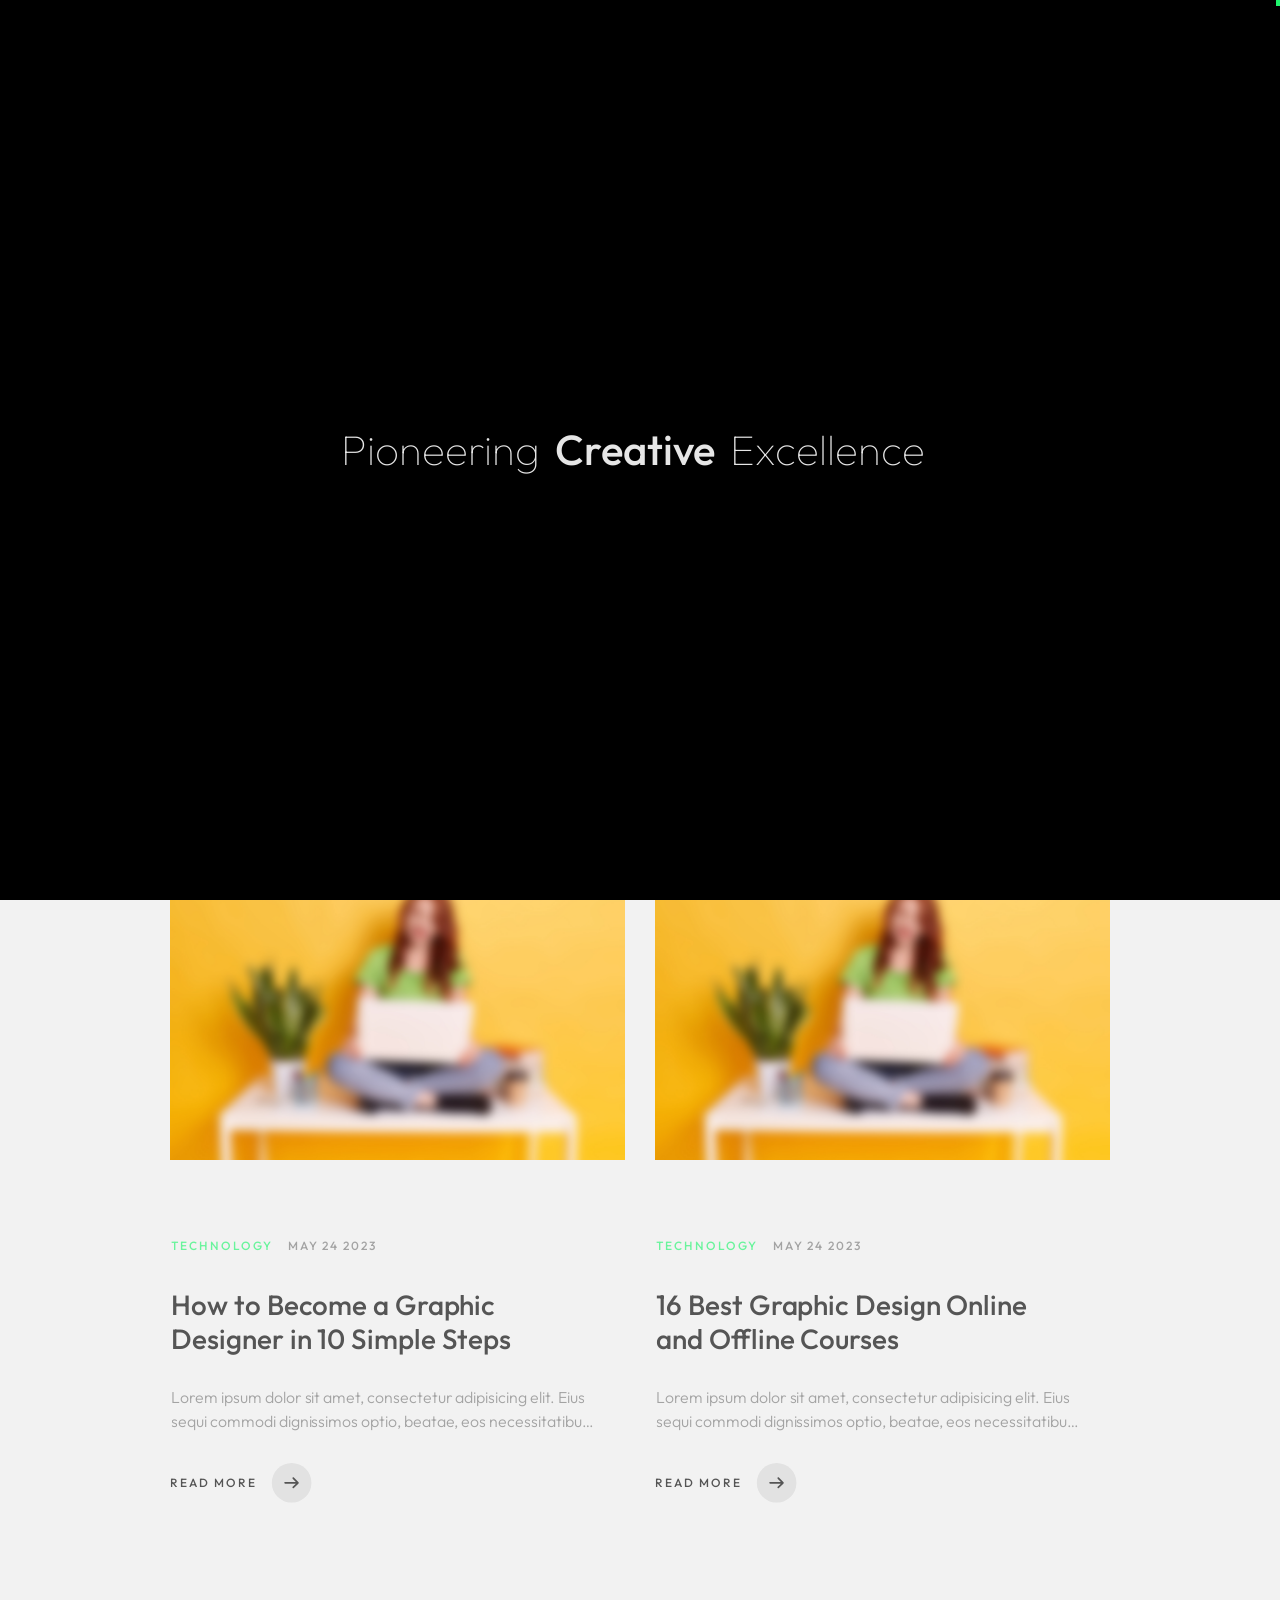
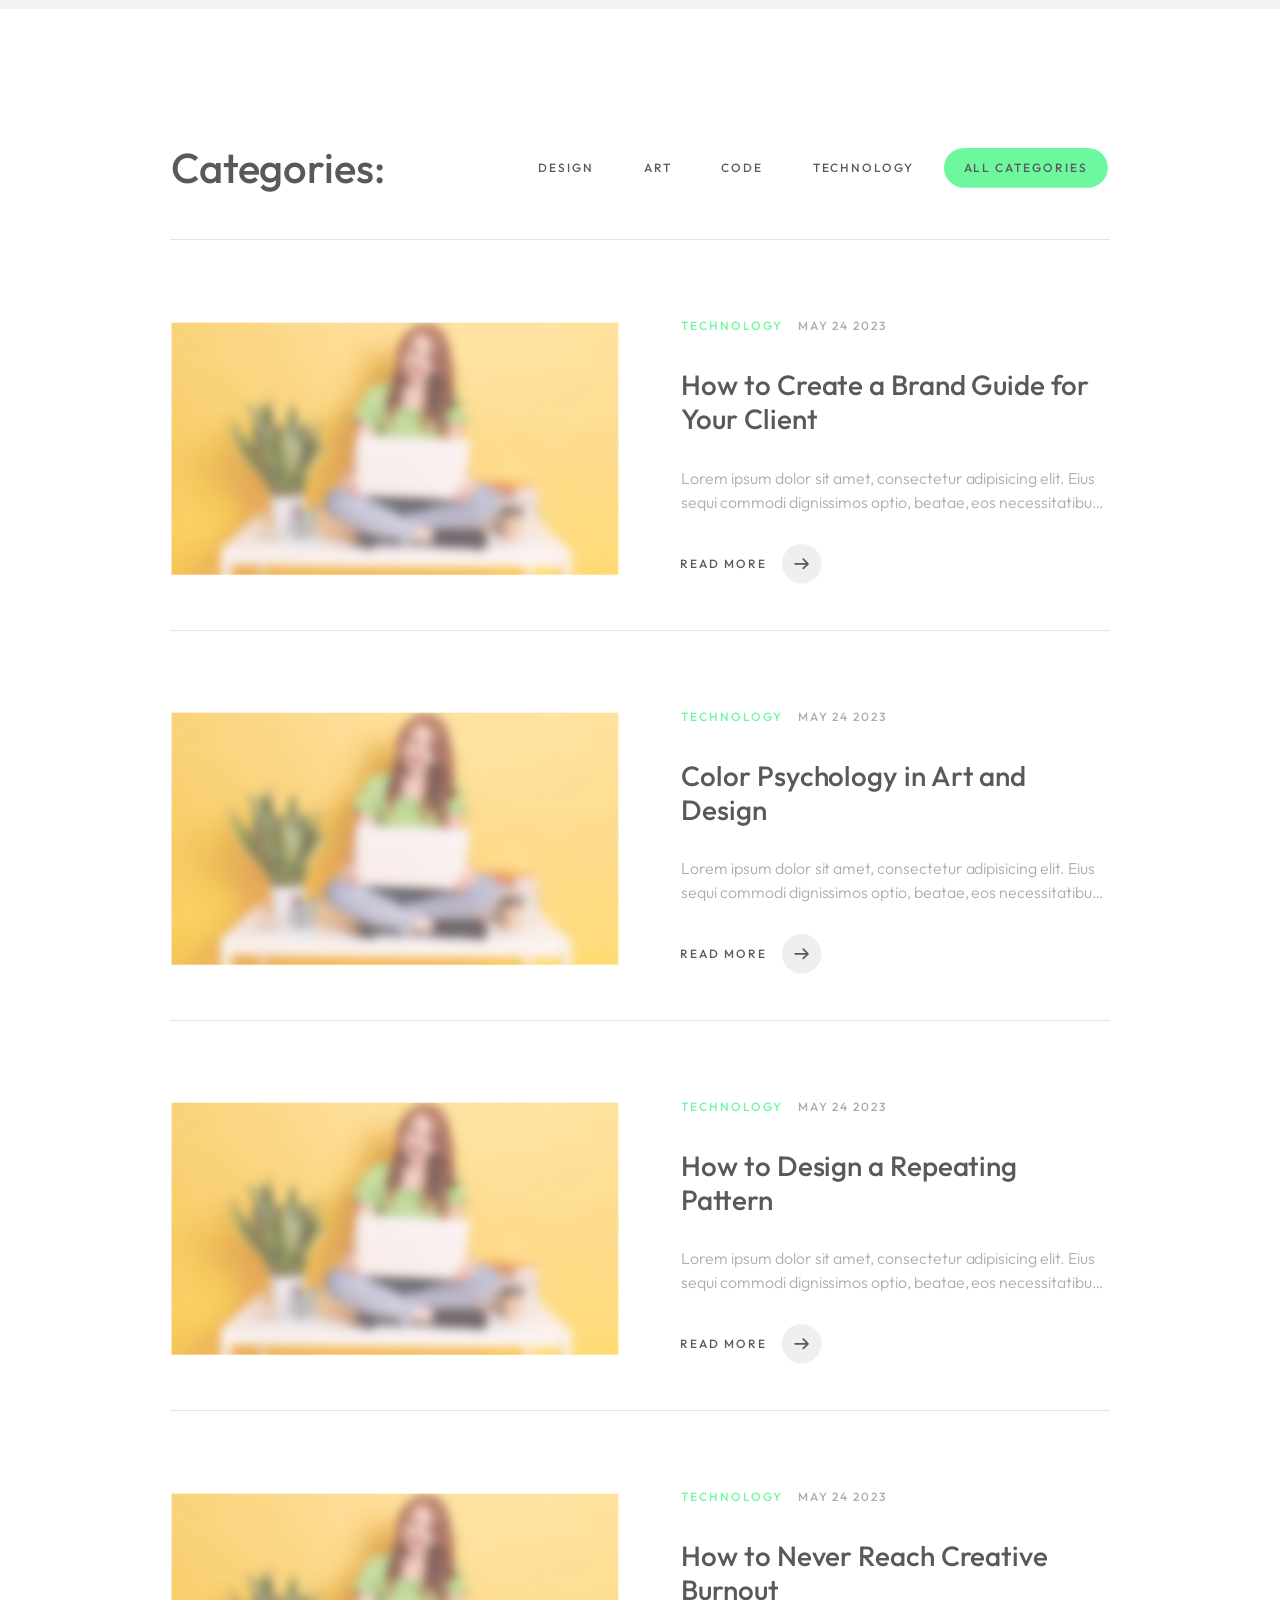
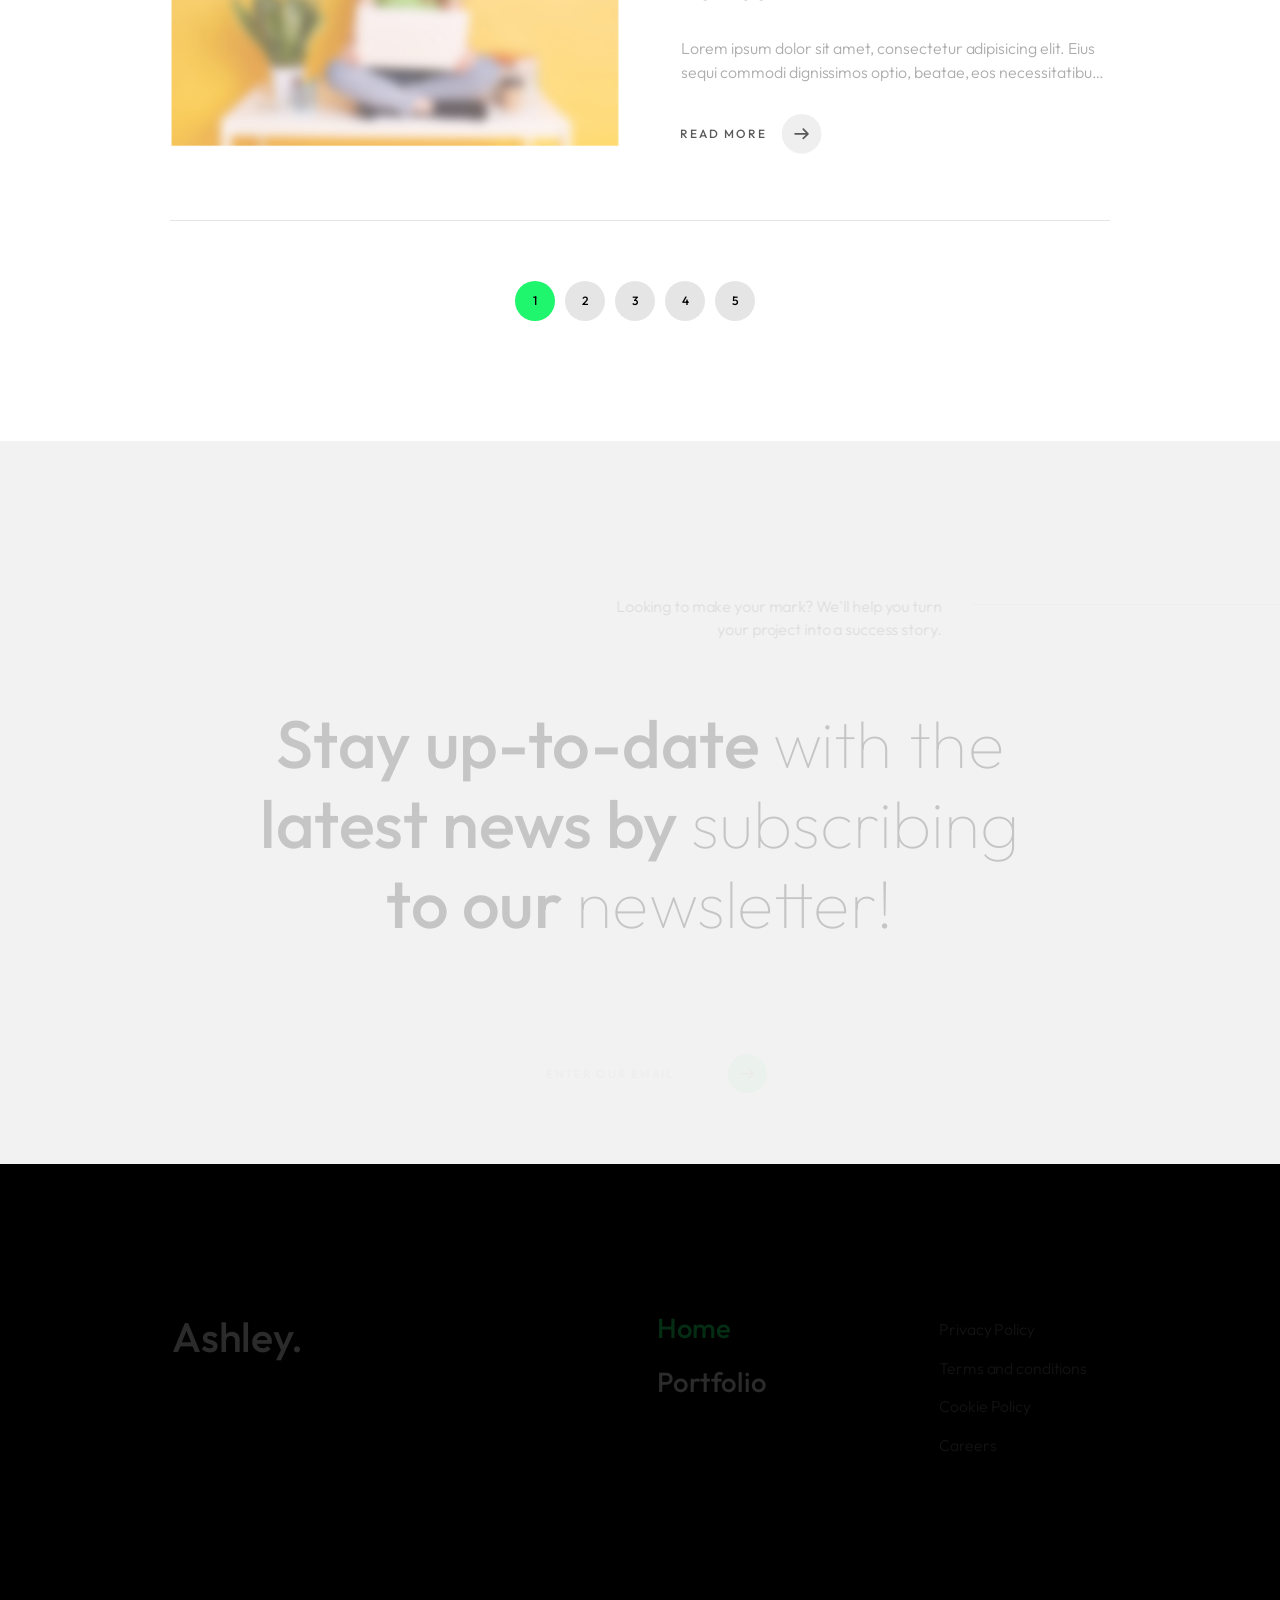
<file: blog.html>
<!DOCTYPE html>
<html lang="zxx">

<head>

    <meta charset="UTF-8">
    <meta name="viewport" content="width=device-width, initial-scale=1.0">
    <meta http-equiv="X-UA-Compatible" content="ie=edge">

    <!-- bootstrap grid css -->
    <link rel="stylesheet" href="css/plugins/bootstrap-grid.css">
    <!-- font awesome css -->
    <link rel="stylesheet" href="css/plugins/font-awesome.min.css">
    <!-- swiper css -->
    <link rel="stylesheet" href="css/plugins/swiper.min.css">
    <!-- fancybox css -->
    <link rel="stylesheet" href="css/plugins/fancybox.min.css">
    <!-- ashley scss -->
    <link rel="stylesheet" href="css/style.css">
    <!-- page name -->
    <title>Ashley</title>

</head>

<body>

    <!-- wrapper -->
    <div class="mil-wrapper" id="top">

        <!-- cursor -->
        <div class="mil-ball">
            <span class="mil-icon-1">
                <svg viewBox="0 0 128 128">
                    <path d="M106.1,41.9c-1.2-1.2-3.1-1.2-4.2,0c-1.2,1.2-1.2,3.1,0,4.2L116.8,61H11.2l14.9-14.9c1.2-1.2,1.2-3.1,0-4.2	c-1.2-1.2-3.1-1.2-4.2,0l-20,20c-1.2,1.2-1.2,3.1,0,4.2l20,20c0.6,0.6,1.4,0.9,2.1,0.9s1.5-0.3,2.1-0.9c1.2-1.2,1.2-3.1,0-4.2	L11.2,67h105.5l-14.9,14.9c-1.2,1.2-1.2,3.1,0,4.2c0.6,0.6,1.4,0.9,2.1,0.9s1.5-0.3,2.1-0.9l20-20c1.2-1.2,1.2-3.1,0-4.2L106.1,41.9	z" />
                </svg>
            </span>
            <div class="mil-more-text">More</div>
            <div class="mil-choose-text">Сhoose</div>
        </div>
        <!-- cursor end -->

        <!-- preloader -->
        <div class="mil-preloader">
            <div class="mil-preloader-animation">
                <div class="mil-pos-abs mil-animation-1">
                    <p class="mil-h3 mil-muted mil-thin">Pioneering</p>
                    <p class="mil-h3 mil-muted">Creative</p>
                    <p class="mil-h3 mil-muted mil-thin">Excellence</p>
                </div>
                <div class="mil-pos-abs mil-animation-2">
                    <div class="mil-reveal-frame">
                        <p class="mil-reveal-box"></p>
                        <p class="mil-h3 mil-muted mil-thin">ashley.com</p>
                    </div>
                </div>
            </div>
        </div>
        <!-- preloader end -->

        <!-- scrollbar progress -->
        <div class="mil-progress-track">
            <div class="mil-progress"></div>
        </div>
        <!-- scrollbar progress end -->

        <!-- menu -->
        <div class="mil-menu-frame">
            <!-- frame clone -->
            <div class="mil-frame-top">
                <a href="home-1.html" class="mil-logo">A.</a>
                <div class="mil-menu-btn">
                    <span></span>
                </div>
            </div>
            <!-- frame clone end -->
            <div class="container">
                <div class="mil-menu-content">
                    <div class="row">
                        <div class="col-xl-5">

                            <nav class="mil-main-menu" id="swupMenu">
                                <ul>
                                    <li class="mil-has-children">
                                        <a href="#.">Homepage</a>
                                        <ul>
                                            <li><a href="home-1.html">Landing page</a></li>
                                            <li><a href="home-2.html">Personal</a></li>
                                            <li><a href="portfolio-3.html">Portfolio slider</a></li>
                                        </ul>
                                    </li>
                                    <li class="mil-has-children">
                                        <a href="#.">Portfolio</a>
                                        <ul>
                                            <li><a href="portfolio-1.html">Grid type 1</a></li>
                                            <li><a href="portfolio-2.html">Grid type 2</a></li>
                                            <li><a href="portfolio-3.html">Slider</a></li>
                                        </ul>
                                    </li>
                                    <li class="mil-has-children">
                                        <a href="#.">Services</a>
                                        <ul>
                                            <li><a href="services.html">Services List</a></li>
                                            <li><a href="service.html">Single service</a></li>
                                        </ul>
                                    </li>
                                    <li class="mil-has-children mil-active">
                                        <a href="#.">Newsletter</a>
                                        <ul>
                                            <li><a href="blog.html">Blog List</a></li>
                                            <li><a href="publication.html">Publication</a></li>
                                        </ul>
                                    </li>
                                    <li class="mil-has-children">
                                        <a href="#.">Other pages</a>
                                        <ul>
                                            <li><a href="team.html">Team</a></li>
                                            <li><a href="contact.html">Contact</a></li>
                                            <li><a href="404.html">404</a></li>
                                        </ul>
                                    </li>
                                </ul>
                            </nav>

                        </div>
                        <div class="col-xl-7">

                            <div class="mil-menu-right-frame">
                                <div class="mil-animation-in">
                                    <div class="mil-animation-frame">
                                        <div class="mil-animation mil-position-1 mil-scale" data-value-1="2" data-value-2="2"></div>
                                    </div>
                                </div>
                                <div class="mil-menu-right">
                                    <div class="row">
                                        <div class="col-lg-8 mil-mb-60">

                                            <h6 class="mil-muted mil-mb-30">Projects</h6>

                                            <ul class="mil-menu-list">
                                                <li><a href="project-1.html" class="mil-light-soft">Interior design studio</a></li>
                                                <li><a href="project-2.html" class="mil-light-soft">Home Security Camera</a></li>
                                                <li><a href="project-3.html" class="mil-light-soft">Kemia Honest Skincare</a></li>
                                                <li><a href="project-4.html" class="mil-light-soft">Cascade of Lava</a></li>
                                                <li><a href="project-5.html" class="mil-light-soft">Air Pro by Molekule</a></li>
                                                <li><a href="project-6.html" class="mil-light-soft">Tony's Chocolonely</a></li>
                                            </ul>

                                        </div>
                                        <div class="col-lg-4 mil-mb-60">

                                            <h6 class="mil-muted mil-mb-30">Useful links</h6>

                                            <ul class="mil-menu-list">
                                                <li><a href="#." class="mil-light-soft">Privacy Policy</a></li>
                                                <li><a href="#." class="mil-light-soft">Terms and conditions</a></li>
                                                <li><a href="#." class="mil-light-soft">Cookie Policy</a></li>
                                                <li><a href="#." class="mil-light-soft">Careers</a></li>
                                            </ul>

                                        </div>
                                    </div>
                                    <div class="mil-divider mil-mb-60"></div>
                                    <div class="row justify-content-between">

                                        <div class="col-lg-4 mil-mb-60">

                                            <h6 class="mil-muted mil-mb-30">Canada</h6>

                                            <p class="mil-light-soft mil-up">71 South Los Carneros Road, California <span class="mil-no-wrap">+51 174 705 812</span></p>

                                        </div>
                                        <div class="col-lg-4 mil-mb-60">

                                            <h6 class="mil-muted mil-mb-30">Germany</h6>

                                            <p class="mil-light-soft">Leehove 40, 2678 MC De Lier, Netherlands <span class="mil-no-wrap">+31 174 705 811</span></p>

                                        </div>
                                    </div>
                                </div>
                            </div>

                        </div>
                    </div>
                </div>
            </div>
        </div>
        <!-- menu -->

        <!-- curtain -->
        <div class="mil-curtain"></div>
        <!-- curtain end -->

        <!-- frame -->
        <div class="mil-frame">
            <div class="mil-frame-top">
                <a href="home-1.html" class="mil-logo">A.</a>
                <div class="mil-menu-btn">
                    <span></span>
                </div>
            </div>
            <div class="mil-frame-bottom">
                <div class="mil-current-page"></div>
                <div class="mil-back-to-top">
                    <a href="#top" class="mil-link mil-dark mil-arrow-place">
                        <span>Back to top</span>
                    </a>
                </div>
            </div>
        </div>
        <!-- frame end -->

        <!-- content -->
        <div class="mil-content">
            <div id="swupMain" class="mil-main-transition">

                <!-- banner -->
                <div class="mil-inner-banner mil-p-0-120">
                    <div class="mil-banner-content mil-up">
                        <div class="mil-animation-frame">
                            <div class="mil-animation mil-position-4 mil-dark mil-scale" data-value-1="6" data-value-2="1.4"></div>
                        </div>
                        <div class="container">
                            <ul class="mil-breadcrumbs mil-mb-60">
                                <li><a href="home-1.html">Homepage</a></li>
                                <li><a href="blog.html">Blog</a></li>
                            </ul>
                            <h1 class="mil-mb-60">Exploring <span class="mil-thin">the World</span> <br> Through Our <span class="mil-thin">Blog</span></h1>
                            <a href="#blog" class="mil-link mil-dark mil-arrow-place mil-down-arrow">
                                <span>Publications</span>
                            </a>
                        </div>
                    </div>
                </div>
                <!-- banner end -->

                <!-- popular -->
                <section class="mil-soft-bg" id="blog">
                    <div class="container mil-p-120-60">
                        <div class="row align-items-center mil-mb-30">
                            <div class="col-lg-6 mil-mb-30">
                                <h3 class="mil-up">Popular Publications:</h3>
                            </div>
                            <div class="col-lg-6 mil-mb-30">
                                <div class="mil-adaptive-right mil-up">
                                    <a href="blog-inner.html" class="mil-link mil-dark mil-arrow-place">
                                        <span>View all</span>
                                    </a>
                                </div>
                            </div>
                        </div>
                        <div class="row">
                            <div class="col-lg-6">

                                <a href="publication.html" class="mil-blog-card mil-mb-60">
                                    <div class="mil-cover-frame mil-up">
                                        <img src="img/blog/1.jpg" alt="cover">
                                    </div>
                                    <div class="mil-post-descr">
                                        <div class="mil-labels mil-up mil-mb-30">
                                            <div class="mil-label mil-upper mil-accent">TECHNOLOGY</div>
                                            <div class="mil-label mil-upper">may 24 2023</div>
                                        </div>
                                        <h4 class="mil-up mil-mb-30">How to Become a Graphic Designer in 10 Simple Steps</h4>
                                        <p class="mil-post-text mil-up mil-mb-30">Lorem ipsum dolor sit amet, consectetur adipisicing elit. Eius sequi commodi dignissimos optio, beatae, eos necessitatibus nisi. Nam cupiditate consectetur nostrum qui! Repellat natus nulla, nisi aliquid, asperiores impedit tempora sequi est reprehenderit cumque explicabo, dicta. Rem nihil ullam totam ea voluptas quibusdam repudiandae id ut at iure! Totam, a!</p>
                                        <div class="mil-link mil-dark mil-arrow-place mil-up">
                                            <span>Read more</span>
                                        </div>
                                    </div>
                                </a>

                            </div>
                            <div class="col-lg-6">

                                <a href="publication.html" class="mil-blog-card mil-mb-60">
                                    <div class="mil-cover-frame mil-up">
                                        <img src="img/blog/2.jpg" alt="cover">
                                    </div>
                                    <div class="mil-post-descr">
                                        <div class="mil-labels mil-up mil-mb-30">
                                            <div class="mil-label mil-upper mil-accent">TECHNOLOGY</div>
                                            <div class="mil-label mil-upper">may 24 2023</div>
                                        </div>
                                        <h4 class="mil-up mil-mb-30">16 Best Graphic Design Online and Offline Courses</h4>
                                        <p class="mil-post-text mil-up mil-mb-30">Lorem ipsum dolor sit amet, consectetur adipisicing elit. Eius sequi commodi dignissimos optio, beatae, eos necessitatibus nisi. Nam cupiditate consectetur nostrum qui! Repellat natus nulla, nisi aliquid, asperiores impedit tempora sequi est reprehenderit cumque explicabo, dicta. Rem nihil ullam totam ea voluptas quibusdam repudiandae id ut at iure! Totam, a!</p>
                                        <div class="mil-link mil-dark mil-arrow-place mil-up">
                                            <span>Read more</span>
                                        </div>
                                    </div>
                                </a>

                            </div>
                        </div>
                    </div>
                </section>
                <!-- popular end -->

                <!-- blog -->
                <section>
                    <div class="container mil-p-120-120">
                        <div class="row align-items-center mil-mb-30">
                            <div class="col-lg-4 mil-mb-30">
                                <h3 class="mil-up">Categories:</h3>
                            </div>
                            <div class="col-lg-8 mil-mb-30">
                                <div class="mil-adaptive-right mil-up">

                                    <ul class="mil-category-list">
                                        <li><a href="blog-inner.html">Design</a></li>
                                        <li><a href="blog-inner.html">Art</a></li>
                                        <li><a href="blog-inner.html">Code</a></li>
                                        <li><a href="blog-inner.html">Technology</a></li>
                                        <li><a href="blog-inner.html" class="mil-active">All categories</a></li>
                                    </ul>
                                </div>
                            </div>
                        </div>
                        <div class="row">
                            <div class="col-lg-12">

                                <a href="publication.html" class="mil-blog-card mil-blog-card-hori mil-more mil-mb-60">
                                    <div class="mil-cover-frame mil-up">
                                        <img src="img/blog/3.jpg" alt="cover">
                                    </div>
                                    <div class="mil-post-descr">
                                        <div class="mil-labels mil-up mil-mb-30">
                                            <div class="mil-label mil-upper mil-accent">TECHNOLOGY</div>
                                            <div class="mil-label mil-upper">may 24 2023</div>
                                        </div>
                                        <h4 class="mil-up mil-mb-30">How to Create a Brand Guide for Your Client</h4>
                                        <p class="mil-post-text mil-up mil-mb-30">Lorem ipsum dolor sit amet, consectetur adipisicing elit. Eius sequi commodi dignissimos optio, beatae, eos necessitatibus nisi. Nam cupiditate consectetur nostrum qui! Repellat natus nulla, nisi aliquid, asperiores impedit tempora sequi est reprehenderit cumque explicabo, dicta. Rem nihil ullam totam ea voluptas quibusdam repudiandae id ut at iure! Totam, a!</p>
                                        <div class="mil-link mil-dark mil-arrow-place mil-up">
                                            <span>Read more</span>
                                        </div>
                                    </div>
                                </a>

                            </div>
                            <div class="col-lg-12">

                                <a href="publication.html" class="mil-blog-card mil-blog-card-hori mil-more mil-mb-60">
                                    <div class="mil-cover-frame mil-up">
                                        <img src="img/blog/4.jpg" alt="cover">
                                    </div>
                                    <div class="mil-post-descr">
                                        <div class="mil-labels mil-up mil-mb-30">
                                            <div class="mil-label mil-upper mil-accent">TECHNOLOGY</div>
                                            <div class="mil-label mil-upper">may 24 2023</div>
                                        </div>
                                        <h4 class="mil-up mil-mb-30">Color Psychology in Art and Design</h4>
                                        <p class="mil-post-text mil-up mil-mb-30">Lorem ipsum dolor sit amet, consectetur adipisicing elit. Eius sequi commodi dignissimos optio, beatae, eos necessitatibus nisi. Nam cupiditate consectetur nostrum qui! Repellat natus nulla, nisi aliquid, asperiores impedit tempora sequi est reprehenderit cumque explicabo, dicta. Rem nihil ullam totam ea voluptas quibusdam repudiandae id ut at iure! Totam, a!</p>
                                        <div class="mil-link mil-dark mil-arrow-place mil-up">
                                            <span>Read more</span>
                                        </div>
                                    </div>
                                </a>

                            </div>
                            <div class="col-lg-12">

                                <a href="publication.html" class="mil-blog-card mil-blog-card-hori mil-more mil-mb-60">
                                    <div class="mil-cover-frame mil-up">
                                        <img src="img/blog/5.jpg" alt="cover">
                                    </div>
                                    <div class="mil-post-descr">
                                        <div class="mil-labels mil-up mil-mb-30">
                                            <div class="mil-label mil-upper mil-accent">TECHNOLOGY</div>
                                            <div class="mil-label mil-upper">may 24 2023</div>
                                        </div>
                                        <h4 class="mil-up mil-mb-30">How to Design a Repeating Pattern</h4>
                                        <p class="mil-post-text mil-up mil-mb-30">Lorem ipsum dolor sit amet, consectetur adipisicing elit. Eius sequi commodi dignissimos optio, beatae, eos necessitatibus nisi. Nam cupiditate consectetur nostrum qui! Repellat natus nulla, nisi aliquid, asperiores impedit tempora sequi est reprehenderit cumque explicabo, dicta. Rem nihil ullam totam ea voluptas quibusdam repudiandae id ut at iure! Totam, a!</p>
                                        <div class="mil-link mil-dark mil-arrow-place mil-up">
                                            <span>Read more</span>
                                        </div>
                                    </div>
                                </a>

                            </div>
                            <div class="col-lg-12">

                                <a href="publication.html" class="mil-blog-card mil-blog-card-hori mil-more mil-mb-60">
                                    <div class="mil-cover-frame mil-up">
                                        <img src="img/blog/6.jpg" alt="cover">
                                    </div>
                                    <div class="mil-post-descr">
                                        <div class="mil-labels mil-up mil-mb-30">
                                            <div class="mil-label mil-upper mil-accent">TECHNOLOGY</div>
                                            <div class="mil-label mil-upper">may 24 2023</div>
                                        </div>
                                        <h4 class="mil-up mil-mb-30">How to Never Reach Creative Burnout</h4>
                                        <p class="mil-post-text mil-up mil-mb-30">Lorem ipsum dolor sit amet, consectetur adipisicing elit. Eius sequi commodi dignissimos optio, beatae, eos necessitatibus nisi. Nam cupiditate consectetur nostrum qui! Repellat natus nulla, nisi aliquid, asperiores impedit tempora sequi est reprehenderit cumque explicabo, dicta. Rem nihil ullam totam ea voluptas quibusdam repudiandae id ut at iure! Totam, a!</p>
                                        <div class="mil-link mil-dark mil-arrow-place mil-up">
                                            <span>Read more</span>
                                        </div>
                                    </div>
                                </a>

                            </div>
                            <div class="col-lg-12">
                                <div class="mil-pagination">
                                    <a href="blog-inner.html" class="mil-pagination-btn mil-active">1</a>
                                    <a href="blog-inner.html" class="mil-pagination-btn">2</a>
                                    <a href="blog-inner.html" class="mil-pagination-btn">3</a>
                                    <a href="blog-inner.html" class="mil-pagination-btn">4</a>
                                    <a href="blog-inner.html" class="mil-pagination-btn">5</a>
                                </div>
                            </div>
                        </div>
                    </div>
                </section>
                <!-- blog end -->

                <!-- call to action -->
                <section class="mil-soft-bg">
                    <div class="container mil-p-120-120">
                        <div class="row">
                            <div class="col-lg-10">

                                <span class="mil-suptitle mil-suptitle-right mil-suptitle-dark mil-up">Looking to make your mark? We'll help you turn <br> your project into a success story.</span>

                            </div>
                        </div>
                        <div class="mil-center">
                            <h2 class="mil-up mil-mb-60">Stay up-to-date <span class="mil-thin">with the</span><br> latest news by <span class="mil-thin">subscribing</span><br> to our <span class="mil-thin">newsletter!</span></h2>
                            <div class="row justify-content-center mil-up">
                                <div class="col-lg-4">
                                    <form class="mil-subscribe-form mil-subscribe-form-2 mil-up">
                                        <input type="text" placeholder="Enter our email">
                                        <button type="submit" class="mil-button mil-icon-button-sm mil-arrow-place"></button>
                                    </form>
                                </div>
                            </div>
                        </div>
                    </div>
                </section>
                <!-- call to action end -->

                <!-- footer -->
                <footer class="mil-dark-bg">
                    <div class="mi-invert-fix">
                        <div class="container mil-p-120-60">
                            <div class="row justify-content-between">
                                <div class="col-md-4 col-lg-4 mil-mb-60">

                                    <div class="mil-muted mil-logo mil-up mil-mb-30">Ashley.</div>

                                    <p class="mil-light-soft mil-up mil-mb-30">Subscribe our newsletter:</p>

                                    <form class="mil-subscribe-form mil-up">
                                        <input type="text" placeholder="Enter our email">
                                        <button type="submit" class="mil-button mil-icon-button-sm mil-arrow-place"></button>
                                    </form>

                                </div>
                                <div class="col-md-7 col-lg-6">
                                    <div class="row justify-content-end">
                                        <div class="col-md-6 col-lg-7">

                                            <nav class="mil-footer-menu mil-mb-60">
                                                <ul>
                                                    <li class="mil-up mil-active">
                                                        <a href="home-1.html">Home</a>
                                                    </li>
                                                    <li class="mil-up">
                                                        <a href="portfolio-1.html">Portfolio</a>
                                                    </li>
                                                    <li class="mil-up">
                                                        <a href="services.html">Services</a>
                                                    </li>
                                                    <li class="mil-up">
                                                        <a href="contact.html">Contact</a>
                                                    </li>
                                                    <li class="mil-up">
                                                        <a href="blog.html">Blog</a>
                                                    </li>
                                                </ul>
                                            </nav>

                                        </div>
                                        <div class="col-md-6 col-lg-5">

                                            <ul class="mil-menu-list mil-up mil-mb-60">
                                                <li><a href="#." class="mil-light-soft">Privacy Policy</a></li>
                                                <li><a href="#." class="mil-light-soft">Terms and conditions</a></li>
                                                <li><a href="#." class="mil-light-soft">Cookie Policy</a></li>
                                                <li><a href="#." class="mil-light-soft">Careers</a></li>
                                            </ul>

                                        </div>
                                    </div>
                                </div>
                            </div>

                            <div class="row justify-content-between flex-sm-row-reverse">
                                <div class="col-md-7 col-lg-6">

                                    <div class="row justify-content-between">

                                        <div class="col-md-6 col-lg-5 mil-mb-60">

                                            <h6 class="mil-muted mil-up mil-mb-30">Canada</h6>

                                            <p class="mil-light-soft mil-up">71 South Los Carneros Road, California <span class="mil-no-wrap">+51 174 705 812</span></p>

                                        </div>
                                        <div class="col-md-6 col-lg-5 mil-mb-60">

                                            <h6 class="mil-muted mil-up mil-mb-30">Germany</h6>

                                            <p class="mil-light-soft mil-up">Leehove 40, 2678 MC De Lier, Netherlands <span class="mil-no-wrap">+31 174 705 811</span></p>

                                        </div>
                                    </div>

                                </div>
                                <div class="col-md-4 col-lg-6 mil-mb-60">

                                    <div class="mil-vert-between">
                                        <div class="mil-mb-30">
                                            <ul class="mil-social-icons mil-up">
                                                <li><a href="#." target="_blank" class="social-icon"> <i class="far fa-circle"></i></a></li>
                                                <li><a href="#." target="_blank" class="social-icon"> <i class="far fa-circle"></i></a></li>
                                                <li><a href="#." target="_blank" class="social-icon"> <i class="far fa-circle"></i></a></li>
                                                <li><a href="#." target="_blank" class="social-icon"> <i class="far fa-circle"></i></a></li>
                                            </ul>
                                        </div>
                                        <p class="mil-light-soft mil-up">© Copyright 2023 - Mil. All Rights Reserved.</p>
                                    </div>

                                </div>
                            </div>
                        </div>
                    </div>
                </footer>
                <!-- footer end -->

                <!-- hidden elements -->
                <div class="mil-hidden-elements">
                    <div class="mil-dodecahedron">
                        <div class="mil-pentagon">
                            <div></div>
                            <div></div>
                            <div></div>
                            <div></div>
                            <div></div>
                        </div>
                        <div class="mil-pentagon">
                            <div></div>
                            <div></div>
                            <div></div>
                            <div></div>
                            <div></div>
                        </div>
                        <div class="mil-pentagon">
                            <div></div>
                            <div></div>
                            <div></div>
                            <div></div>
                            <div></div>
                        </div>
                        <div class="mil-pentagon">
                            <div></div>
                            <div></div>
                            <div></div>
                            <div></div>
                            <div></div>
                        </div>
                        <div class="mil-pentagon">
                            <div></div>
                            <div></div>
                            <div></div>
                            <div></div>
                            <div></div>
                        </div>
                        <div class="mil-pentagon">
                            <div></div>
                            <div></div>
                            <div></div>
                            <div></div>
                            <div></div>
                        </div>
                        <div class="mil-pentagon">
                            <div></div>
                            <div></div>
                            <div></div>
                            <div></div>
                            <div></div>
                        </div>
                        <div class="mil-pentagon">
                            <div></div>
                            <div></div>
                            <div></div>
                            <div></div>
                            <div></div>
                        </div>
                        <div class="mil-pentagon">
                            <div></div>
                            <div></div>
                            <div></div>
                            <div></div>
                            <div></div>
                        </div>
                        <div class="mil-pentagon">
                            <div></div>
                            <div></div>
                            <div></div>
                            <div></div>
                            <div></div>
                        </div>
                        <div class="mil-pentagon">
                            <div></div>
                            <div></div>
                            <div></div>
                            <div></div>
                            <div></div>
                        </div>
                        <div class="mil-pentagon">
                            <div></div>
                            <div></div>
                            <div></div>
                            <div></div>
                            <div></div>
                        </div>
                    </div>

                    <svg xmlns="http://www.w3.org/2000/svg" viewBox="0 0 24 24" class="mil-arrow">
                        <path d="M 14 5.3417969 C 13.744125 5.3417969 13.487969 5.4412187 13.292969 5.6367188 L 13.207031 5.7226562 C 12.816031 6.1136563 12.816031 6.7467188 13.207031 7.1367188 L 17.070312 11 L 4 11 C 3.448 11 3 11.448 3 12 C 3 12.552 3.448 13 4 13 L 17.070312 13 L 13.207031 16.863281 C 12.816031 17.254281 12.816031 17.887344 13.207031 18.277344 L 13.292969 18.363281 C 13.683969 18.754281 14.317031 18.754281 14.707031 18.363281 L 20.363281 12.707031 C 20.754281 12.316031 20.754281 11.682969 20.363281 11.292969 L 14.707031 5.6367188 C 14.511531 5.4412187 14.255875 5.3417969 14 5.3417969 z" />
                    </svg>

                    <svg width="250" viewBox="0 0 300 1404" fill="none" xmlns="http://www.w3.org/2000/svg" class="mil-lines">
                        <path fill-rule="evenodd" clip-rule="evenodd" d="M1 892L1 941H299V892C299 809.71 232.29 743 150 743C67.7096 743 1 809.71 1 892ZM0 942H300V892C300 809.157 232.843 742 150 742C67.1573 742 0 809.157 0 892L0 942Z" class="mil-move" />
                        <path fill-rule="evenodd" clip-rule="evenodd" d="M299 146V97L1 97V146C1 228.29 67.7096 295 150 295C232.29 295 299 228.29 299 146ZM300 96L0 96V146C0 228.843 67.1573 296 150 296C232.843 296 300 228.843 300 146V96Z" class="mil-move" />
                        <path fill-rule="evenodd" clip-rule="evenodd" d="M299 1H1V1403H299V1ZM0 0V1404H300V0H0Z" />
                        <path fill-rule="evenodd" clip-rule="evenodd" d="M150 -4.37115e-08L150 1404L149 1404L149 0L150 -4.37115e-08Z" />
                        <path fill-rule="evenodd" clip-rule="evenodd" d="M150 1324C232.29 1324 299 1257.29 299 1175C299 1092.71 232.29 1026 150 1026C67.7096 1026 1 1092.71 1 1175C1 1257.29 67.7096 1324 150 1324ZM150 1325C232.843 1325 300 1257.84 300 1175C300 1092.16 232.843 1025 150 1025C67.1573 1025 0 1092.16 0 1175C0 1257.84 67.1573 1325 150 1325Z" class="mil-move" />
                        <path fill-rule="evenodd" clip-rule="evenodd" d="M300 1175H0V1174H300V1175Z" class="mil-move" />
                        <path fill-rule="evenodd" clip-rule="evenodd" d="M150 678C232.29 678 299 611.29 299 529C299 446.71 232.29 380 150 380C67.7096 380 1 446.71 1 529C1 611.29 67.7096 678 150 678ZM150 679C232.843 679 300 611.843 300 529C300 446.157 232.843 379 150 379C67.1573 379 0 446.157 0 529C0 611.843 67.1573 679 150 679Z" class="mil-move" />
                        <path fill-rule="evenodd" clip-rule="evenodd" d="M299 380H1V678H299V380ZM0 379V679H300V379H0Z" class="mil-move" />
                    </svg>
                </div>
                <!-- hidden elements end -->

            </div>
        </div>
        <!-- content -->
    </div>
    <!-- wrapper end -->

    <!-- jQuery js -->
    <script src="js/plugins/jquery.min.js"></script>
    <!-- swup js -->
    <script src="js/plugins/swup.min.js"></script>
    <!-- swiper js -->
    <script src="js/plugins/swiper.min.js"></script>
    <!-- fancybox js -->
    <script src="js/plugins/fancybox.min.js"></script>
    <!-- gsap js -->
    <script src="js/plugins/gsap.min.js"></script>
    <!-- scroll smoother -->
    <script src="js/plugins/smooth-scroll.js"></script>
    <!-- scroll trigger js -->
    <script src="js/plugins/ScrollTrigger.min.js"></script>
    <!-- scroll to js -->
    <script src="js/plugins/ScrollTo.min.js"></script>
    <!-- ashley js -->
    <script src="js/main.js"></script>

</body>

</html>
</file>
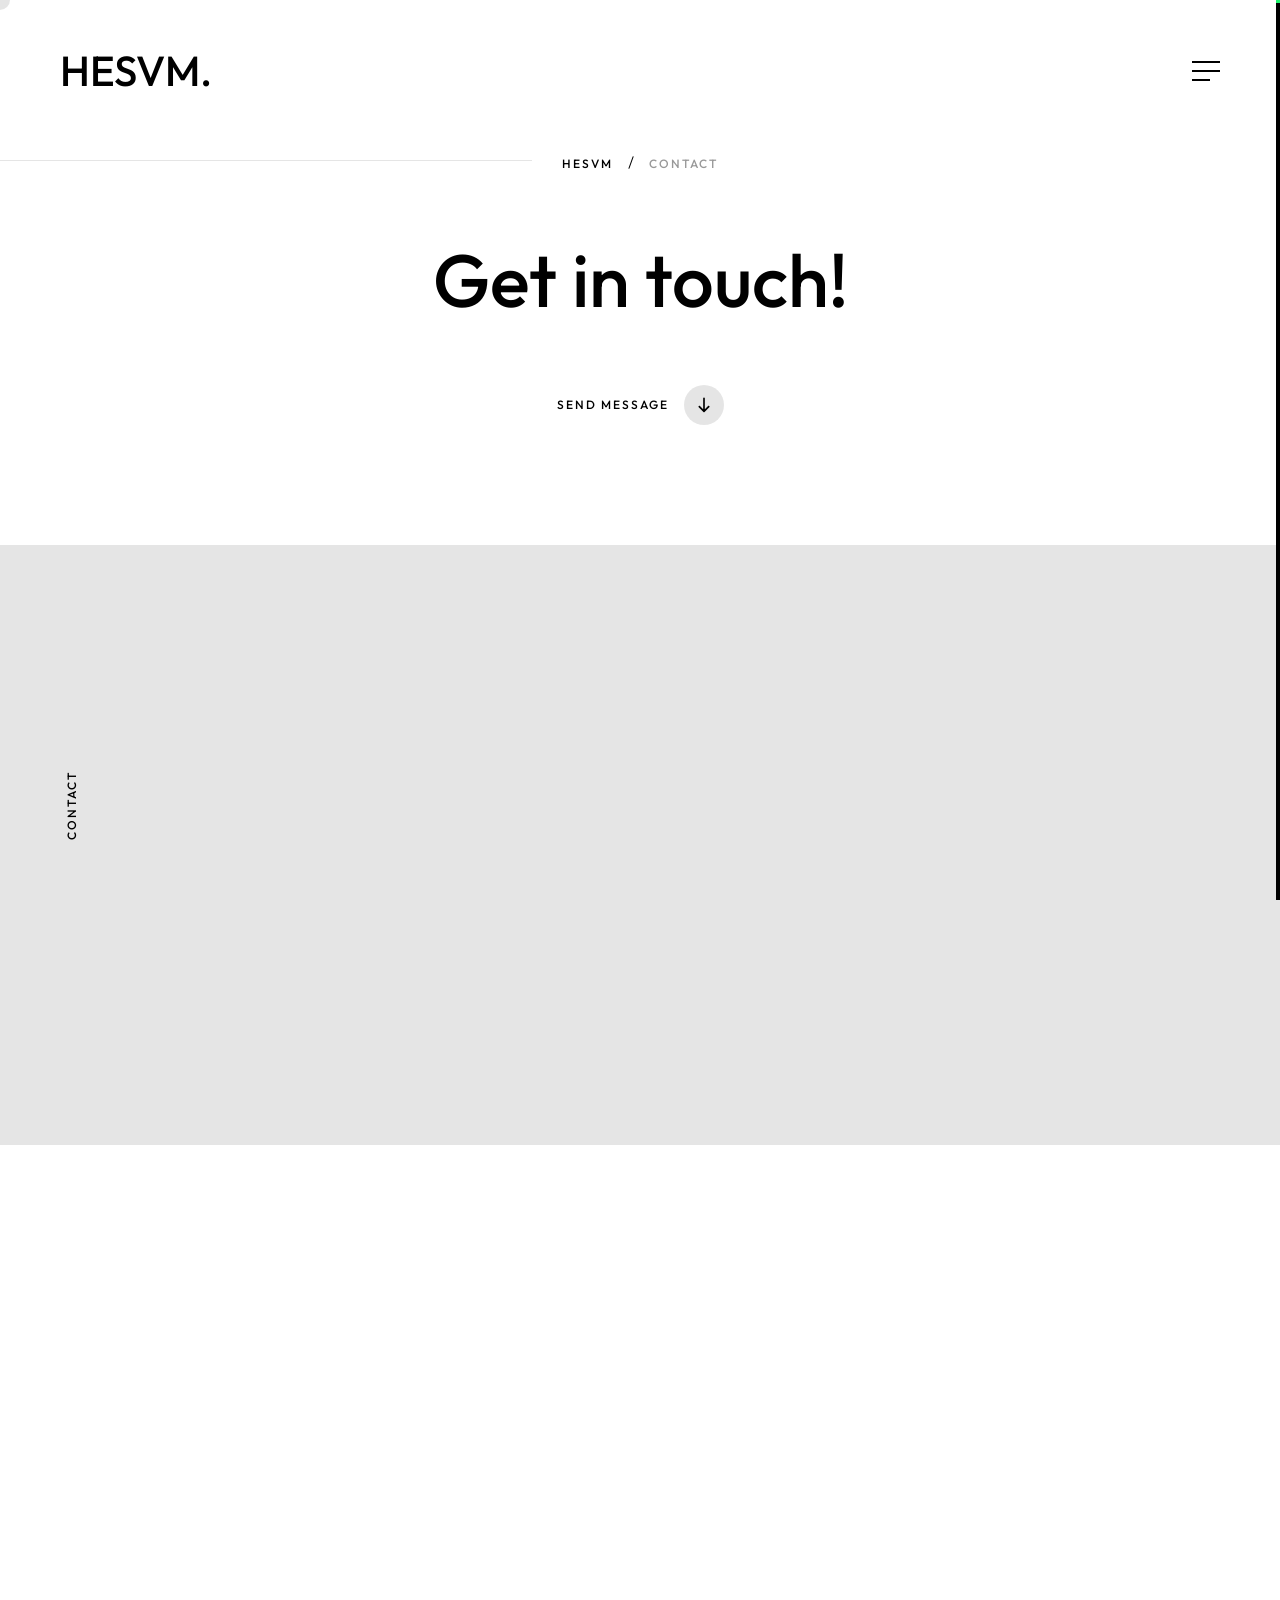
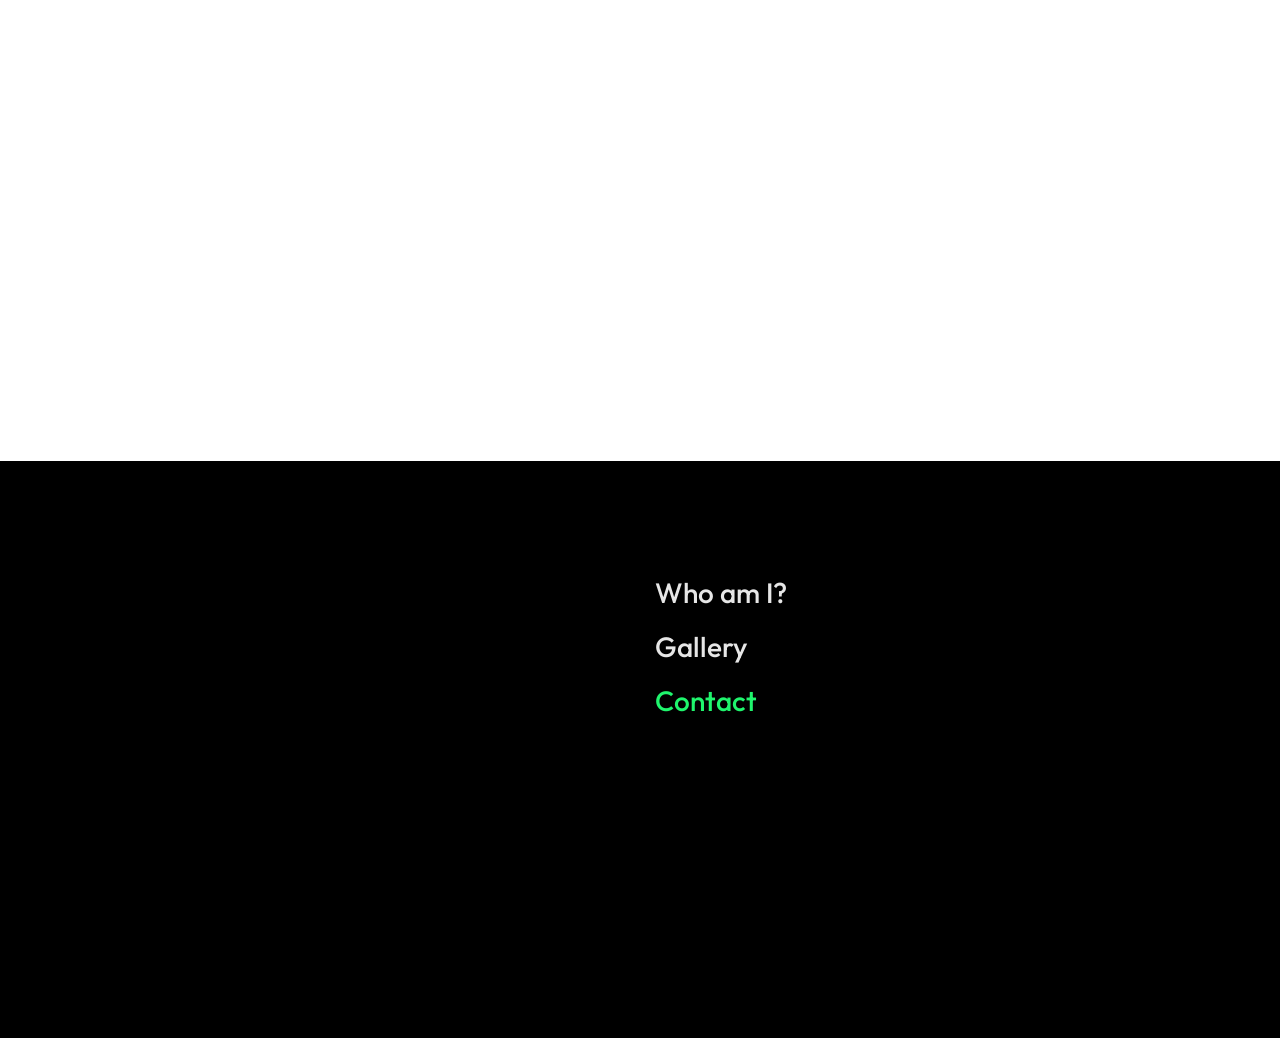
<file: contact.html>
<!DOCTYPE html>
<html lang="zxx">

<head>

    <meta charset="UTF-8">
    <meta name="viewport" content="width=device-width, initial-scale=1.0">
    <meta http-equiv="X-UA-Compatible" content="ie=edge">

    <!-- bootstrap grid css -->
    <link rel="stylesheet" href="css/plugins/bootstrap-grid.css">
    <!-- font awesome css -->
    <link rel="stylesheet" href="css/plugins/font-awesome.min.css">
    <!-- swiper css -->
    <link rel="stylesheet" href="css/plugins/swiper.min.css">
    <!-- fancybox css -->
    <link rel="stylesheet" href="css/plugins/fancybox.min.css">
    <!-- ashley scss -->
    <link rel="stylesheet" href="css/style.css">
    <!-- favicon -->
    <link rel="icon" type="image/x-icon" href="/img/Hesam/favicon.ico">
    <!-- page name -->
    <title> Hesam hp | Contact </title>

</head>

<body>

    <!-- wrapper -->
    <div class="mil-wrapper" id="top">

        <!-- cursor -->
        <div class="mil-ball">
            <span class="mil-icon-1">
                <svg viewBox="0 0 128 128">
                    <path d="M106.1,41.9c-1.2-1.2-3.1-1.2-4.2,0c-1.2,1.2-1.2,3.1,0,4.2L116.8,61H11.2l14.9-14.9c1.2-1.2,1.2-3.1,0-4.2	c-1.2-1.2-3.1-1.2-4.2,0l-20,20c-1.2,1.2-1.2,3.1,0,4.2l20,20c0.6,0.6,1.4,0.9,2.1,0.9s1.5-0.3,2.1-0.9c1.2-1.2,1.2-3.1,0-4.2	L11.2,67h105.5l-14.9,14.9c-1.2,1.2-1.2,3.1,0,4.2c0.6,0.6,1.4,0.9,2.1,0.9s1.5-0.3,2.1-0.9l20-20c1.2-1.2,1.2-3.1,0-4.2L106.1,41.9	z" />
                </svg>
            </span>
            <div class="mil-more-text">More</div>
            <div class="mil-choose-text">Сhoose</div>
        </div>
        <!-- cursor end -->

        <!-- scrollbar progress -->
        <div class="mil-progress-track">
            <div class="mil-progress"></div>
        </div>
        <!-- scrollbar progress end -->

        
        <!-- menu -->
        <div class="mil-menu-frame">
            <!-- frame clone -->
            <div class="mil-frame-top">
                <a href="/index.html" class="mil-logo">H.</a>
                <div class="mil-menu-btn">
                    <span></span>
                </div>
            </div>
            <!-- frame clone end -->
            <div class="container">
                <div class="mil-menu-content">
                    <div class="row">
                        <div class="col-xl-5">
                            <nav class="mil-main-menu" id="swupMenu">
                                <ul>
                                    <li class="mil-has-children">
                                        <a href="/index.html">Who am I?</a>
                                    </li>
                                    <li class="mil-has-children">
                                        <a href="/gallery.html">Gallery</a>
                                    </li>
                                    <li class="mil-has-children mil-active">
                                        <a href="/contact.html">Contact</a>
                                    </li>
                                </ul>
                            </nav>
                        </div>
                    </div>
                </div>
            </div>
        </div>
        <!-- menu -->
        

        <!-- curtain -->
        <div class="mil-curtain"></div>
        <!-- curtain end -->

        <!-- frame -->
        <div class="mil-frame">
            <div class="mil-frame-top">
                <a href="index.html" class="mil-logo">HESVM.</a>
                <div class="mil-menu-btn">
                    <span></span>
                </div>
            </div>
            <div class="mil-frame-bottom">
                <div class="mil-current-page"></div>
                <div class="mil-back-to-top">
                    <a href="#top" class="mil-link mil-dark mil-arrow-place">
                        <span>Back to top</span>
                    </a>
                </div>
            </div>
        </div>
        <!-- frame end -->

        <!-- content -->
        <div class="mil-content">
            <div id="swupMain" class="mil-main-transition">

                <!-- banner -->
                <div class="mil-inner-banner mil-p-0-120">
                    <div class="mil-banner-content mil-center mil-up">
                        <div class="container">
                            <ul class="mil-breadcrumbs mil-center mil-mb-60">
                                <li><a href="index.html">HESVM</a></li>
                                <li><a href="contact.html">Contact</a></li>
                            </ul>
                            <h1 class="mil-mb-60">Get in touch!</h1>
                            <a href="#contact" class="mil-link mil-dark mil-arrow-place mil-down-arrow">
                                <span>Send message</span>
                            </a>
                        </div>
                    </div>
                </div>
                <!-- banner end -->

                <!-- map -->
                <div class="mil-map-frame mil-up">
                    <div class="mil-map">
                        <iframe src="https://www.google.com/maps/embed?pb=!1m18!1m12!1m3!1d51278.80635111786!2d53.113648475312345!3d36.55591171308115!2m3!1f0!2f0!3f0!3m2!1i1024!2i768!4f13.1!3m3!1m2!1s0x3f853fe39b5048f1%3A0x2a0a7b627a732bbe!2z2LPYp9ix24zYjCDYp9iz2KrYp9mGINmF2KfYstmG2K_Ysdin2YbYjCDYp9uM2LHYp9mG!5e0!3m2!1sfa!2s!4v1738384986559!5m2!1s!2s" width="600" height="450" style="border:0;" allowfullscreen="" loading="lazy" referrerpolicy="no-referrer-when-downgrade"></iframe>
                    </div>
                </div>
                <!-- map end -->

                <!-- contact form -->
                <section id="contact">
                    <div class="container mil-p-120-90">
                        <h3 class="mil-center mil-up mil-mb-120">Let's <span class="mil-thin">Talk</span></h3>
                        <form class="row align-items-center">
                            <div class="col-lg-6 mil-up">
                                <input type="text" placeholder="What's your name">
                            </div>
                            <div class="col-lg-6 mil-up">
                                <input type="email" placeholder="Your Email">
                            </div>
                            <div class="col-lg-12 mil-up">
                                <textarea class="matn" placeholder="Tell us about our project"></textarea>
                            </div>
                            <div class="col-lg-8">
                                <p class="mil-up mil-mb-30"><span class="mil-accent">*</span> We promise not to disclose your personal information to third parties.</p>
                            </div>
                            <div class="col-lg-4">
                                <div class="mil-adaptive-right mil-up mil-mb-30">
                                    <button type="submit" class="mil-button mil-arrow-place">
                                        <span>Send message</span>
                                    </button>
                                </div>
                            </div>
                        </form>
                    </div>
                </section>
                <!-- contact form end -->

               <!-- footer -->
               <footer class="mil-dark-bg">
                <div class="mi-invert-fix">
                    <div class="container mil-p-120-60">
                        <div class="row justify-content-between">
                            <div class="col-md-4 col-lg-4 mil-mb-60">

                                <div class="mil-muted mil-logo mil-up mil-mb-30">HESVM.</div>

                                <p class="mil-light-soft mil-up mil-mb-30">Contact:</p>

                                <form class="mil-subscribe-form mil-up">
                                    <input type="text" placeholder="Enter our email">
                                    <button type="submit" class="mil-button mil-icon-button-sm mil-arrow-place"></button>
                                </form>

                            </div>
                            <div class="col-md-7 col-lg-6">
                                <div class="row justify-content-end">
                                    <div class="col-md-6 col-lg-7">

                                        <nav class="mil-footer-menu mil-mb-60">
                                            <ul>
                                                <li class="mil-has-children">
                                                    <a href="/index.html">Who am I?</a>
                                                </li>
                                                <li class="mil-has-children">
                                                    <a href="/gallery.html">Gallery</a>
                                                </li>
                                                <li class="mil-has-children mil-active">
                                                    <a href="/contact.html">Contact</a>
                                                </li>
                                            </ul>
                                        </nav>

                                    </div>
                                    <div class="col-md-6 col-lg-5">

                                        <ul class="mil-menu-list mil-up mil-mb-60">
                                            <li><a href="https://instagram.com/hesvmhsp" class="mil-light-soft social-icon" data-no-swup> <i class="fab fa-instagram"> </i>    Instagram </a></li>
                                            <br>
                                            <li><a href="https://t.me/lil_amoo" class="mil-light-soft social-icon" data-no-swup> <i class="fab fa-telegram"> </i>     Telegram </a></li>
                                        </ul>

                                    </div>
                                </div>
                            </div>
                        </div>

                        <div class="row justify-content-between flex-sm-row-reverse">
                            <div class="col-md-7 col-lg-6">

                                <div class="row justify-content-between">

                                    
                                    <div class="col-md-6 col-lg-5 mil-mb-60">

                                        <h6 class="mil-muted mil-up mil-mb-30">Iran</h6>

                                        <p class="mil-light-soft mil-up">North    ,<span class="mil-no-wrap"><a href="tel:+989116815458">+98 911 681 5458</a></span></p>

                                    </div>
                                </div>

                            </div>
                            <div class="col-md-4 col-lg-6 mil-mb-60">

                                <div class="mil-vert-between">
                                    <div class="mil-mb-30">
                                        <ul class="mil-social-icons mil-up">
                                            <li><a href="" target="_blank" class="social-icon"> <i class="far fa-circle"></i></a></li>
                                            <li><a href="" target="_blank" class="social-icon"> <i class="far fa-circle"></i></a></li>
                                            <li><a href="" target="_blank" class="social-icon"> <i class="far fa-circle"></i></a></li>
                                            <li><a href="" target="_blank" class="social-icon"> <i class="far fa-circle"></i></a></li>
                                        </ul>
                                    </div>
                                    <p class="mil-light-soft mil-up">© Copyright 2025 - HESVM. All Rights Reserved.</p>
                                </div>

                            </div>
                        </div>
                    </div>
                </div>
            </footer>
            <!-- footer end -->

                <!-- hidden elements -->
                <div class="mil-hidden-elements">
                    <div class="mil-dodecahedron">
                        <div class="mil-pentagon">
                            <div></div>
                            <div></div>
                            <div></div>
                            <div></div>
                            <div></div>
                        </div>
                        <div class="mil-pentagon">
                            <div></div>
                            <div></div>
                            <div></div>
                            <div></div>
                            <div></div>
                        </div>
                        <div class="mil-pentagon">
                            <div></div>
                            <div></div>
                            <div></div>
                            <div></div>
                            <div></div>
                        </div>
                        <div class="mil-pentagon">
                            <div></div>
                            <div></div>
                            <div></div>
                            <div></div>
                            <div></div>
                        </div>
                        <div class="mil-pentagon">
                            <div></div>
                            <div></div>
                            <div></div>
                            <div></div>
                            <div></div>
                        </div>
                        <div class="mil-pentagon">
                            <div></div>
                            <div></div>
                            <div></div>
                            <div></div>
                            <div></div>
                        </div>
                        <div class="mil-pentagon">
                            <div></div>
                            <div></div>
                            <div></div>
                            <div></div>
                            <div></div>
                        </div>
                        <div class="mil-pentagon">
                            <div></div>
                            <div></div>
                            <div></div>
                            <div></div>
                            <div></div>
                        </div>
                        <div class="mil-pentagon">
                            <div></div>
                            <div></div>
                            <div></div>
                            <div></div>
                            <div></div>
                        </div>
                        <div class="mil-pentagon">
                            <div></div>
                            <div></div>
                            <div></div>
                            <div></div>
                            <div></div>
                        </div>
                        <div class="mil-pentagon">
                            <div></div>
                            <div></div>
                            <div></div>
                            <div></div>
                            <div></div>
                        </div>
                        <div class="mil-pentagon">
                            <div></div>
                            <div></div>
                            <div></div>
                            <div></div>
                            <div></div>
                        </div>
                    </div>

                    <svg xmlns="http://www.w3.org/2000/svg" viewBox="0 0 24 24" class="mil-arrow">
                        <path d="M 14 5.3417969 C 13.744125 5.3417969 13.487969 5.4412187 13.292969 5.6367188 L 13.207031 5.7226562 C 12.816031 6.1136563 12.816031 6.7467188 13.207031 7.1367188 L 17.070312 11 L 4 11 C 3.448 11 3 11.448 3 12 C 3 12.552 3.448 13 4 13 L 17.070312 13 L 13.207031 16.863281 C 12.816031 17.254281 12.816031 17.887344 13.207031 18.277344 L 13.292969 18.363281 C 13.683969 18.754281 14.317031 18.754281 14.707031 18.363281 L 20.363281 12.707031 C 20.754281 12.316031 20.754281 11.682969 20.363281 11.292969 L 14.707031 5.6367188 C 14.511531 5.4412187 14.255875 5.3417969 14 5.3417969 z" />
                    </svg>

                    <svg width="250" viewBox="0 0 300 1404" fill="none" xmlns="http://www.w3.org/2000/svg" class="mil-lines">
                        <path fill-rule="evenodd" clip-rule="evenodd" d="M1 892L1 941H299V892C299 809.71 232.29 743 150 743C67.7096 743 1 809.71 1 892ZM0 942H300V892C300 809.157 232.843 742 150 742C67.1573 742 0 809.157 0 892L0 942Z" class="mil-move" />
                        <path fill-rule="evenodd" clip-rule="evenodd" d="M299 146V97L1 97V146C1 228.29 67.7096 295 150 295C232.29 295 299 228.29 299 146ZM300 96L0 96V146C0 228.843 67.1573 296 150 296C232.843 296 300 228.843 300 146V96Z" class="mil-move" />
                        <path fill-rule="evenodd" clip-rule="evenodd" d="M299 1H1V1403H299V1ZM0 0V1404H300V0H0Z" />
                        <path fill-rule="evenodd" clip-rule="evenodd" d="M150 -4.37115e-08L150 1404L149 1404L149 0L150 -4.37115e-08Z" />
                        <path fill-rule="evenodd" clip-rule="evenodd" d="M150 1324C232.29 1324 299 1257.29 299 1175C299 1092.71 232.29 1026 150 1026C67.7096 1026 1 1092.71 1 1175C1 1257.29 67.7096 1324 150 1324ZM150 1325C232.843 1325 300 1257.84 300 1175C300 1092.16 232.843 1025 150 1025C67.1573 1025 0 1092.16 0 1175C0 1257.84 67.1573 1325 150 1325Z" class="mil-move" />
                        <path fill-rule="evenodd" clip-rule="evenodd" d="M300 1175H0V1174H300V1175Z" class="mil-move" />
                        <path fill-rule="evenodd" clip-rule="evenodd" d="M150 678C232.29 678 299 611.29 299 529C299 446.71 232.29 380 150 380C67.7096 380 1 446.71 1 529C1 611.29 67.7096 678 150 678ZM150 679C232.843 679 300 611.843 300 529C300 446.157 232.843 379 150 379C67.1573 379 0 446.157 0 529C0 611.843 67.1573 679 150 679Z" class="mil-move" />
                        <path fill-rule="evenodd" clip-rule="evenodd" d="M299 380H1V678H299V380ZM0 379V679H300V379H0Z" class="mil-move" />
                    </svg>
                </div>
                <!-- hidden elements end -->

            </div>
        </div>
        <!-- content -->
    </div>
    <!-- wrapper end -->

    <!-- jQuery js -->
    <script src="js/plugins/jquery.min.js"></script>
    <!-- swup js -->
    <script src="js/plugins/swup.min.js"></script>
    <!-- swiper js -->
    <script src="js/plugins/swiper.min.js"></script>
    <!-- fancybox js -->
    <script src="js/plugins/fancybox.min.js"></script>
    <!-- gsap js -->
    <script src="js/plugins/gsap.min.js"></script>
    <!-- scroll smoother -->
    <script src="js/plugins/smooth-scroll.js"></script>
    <!-- scroll trigger js -->
    <script src="js/plugins/ScrollTrigger.min.js"></script>
    <!-- scroll to js -->
    <script src="js/plugins/ScrollTo.min.js"></script>
    <!-- ashley js -->
    <script src="js/main.js"></script>

</body>

</html>
</file>
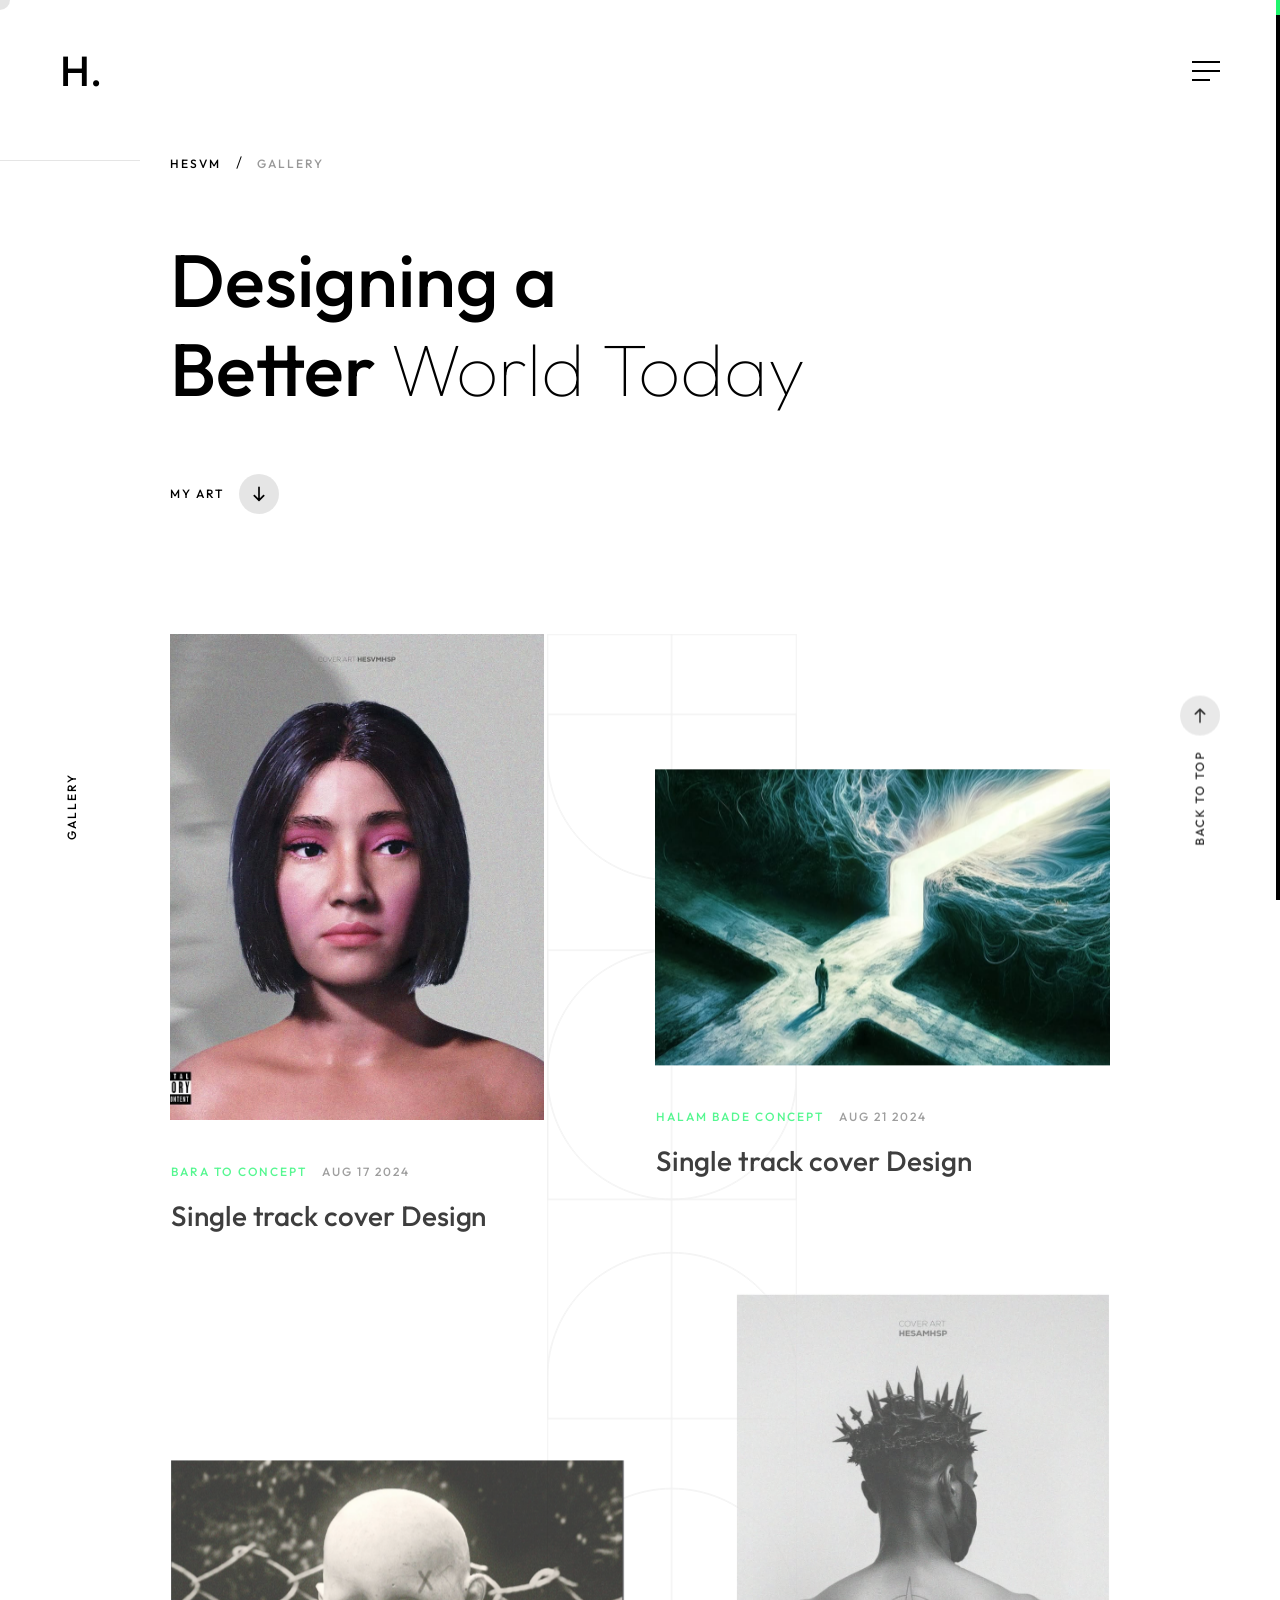
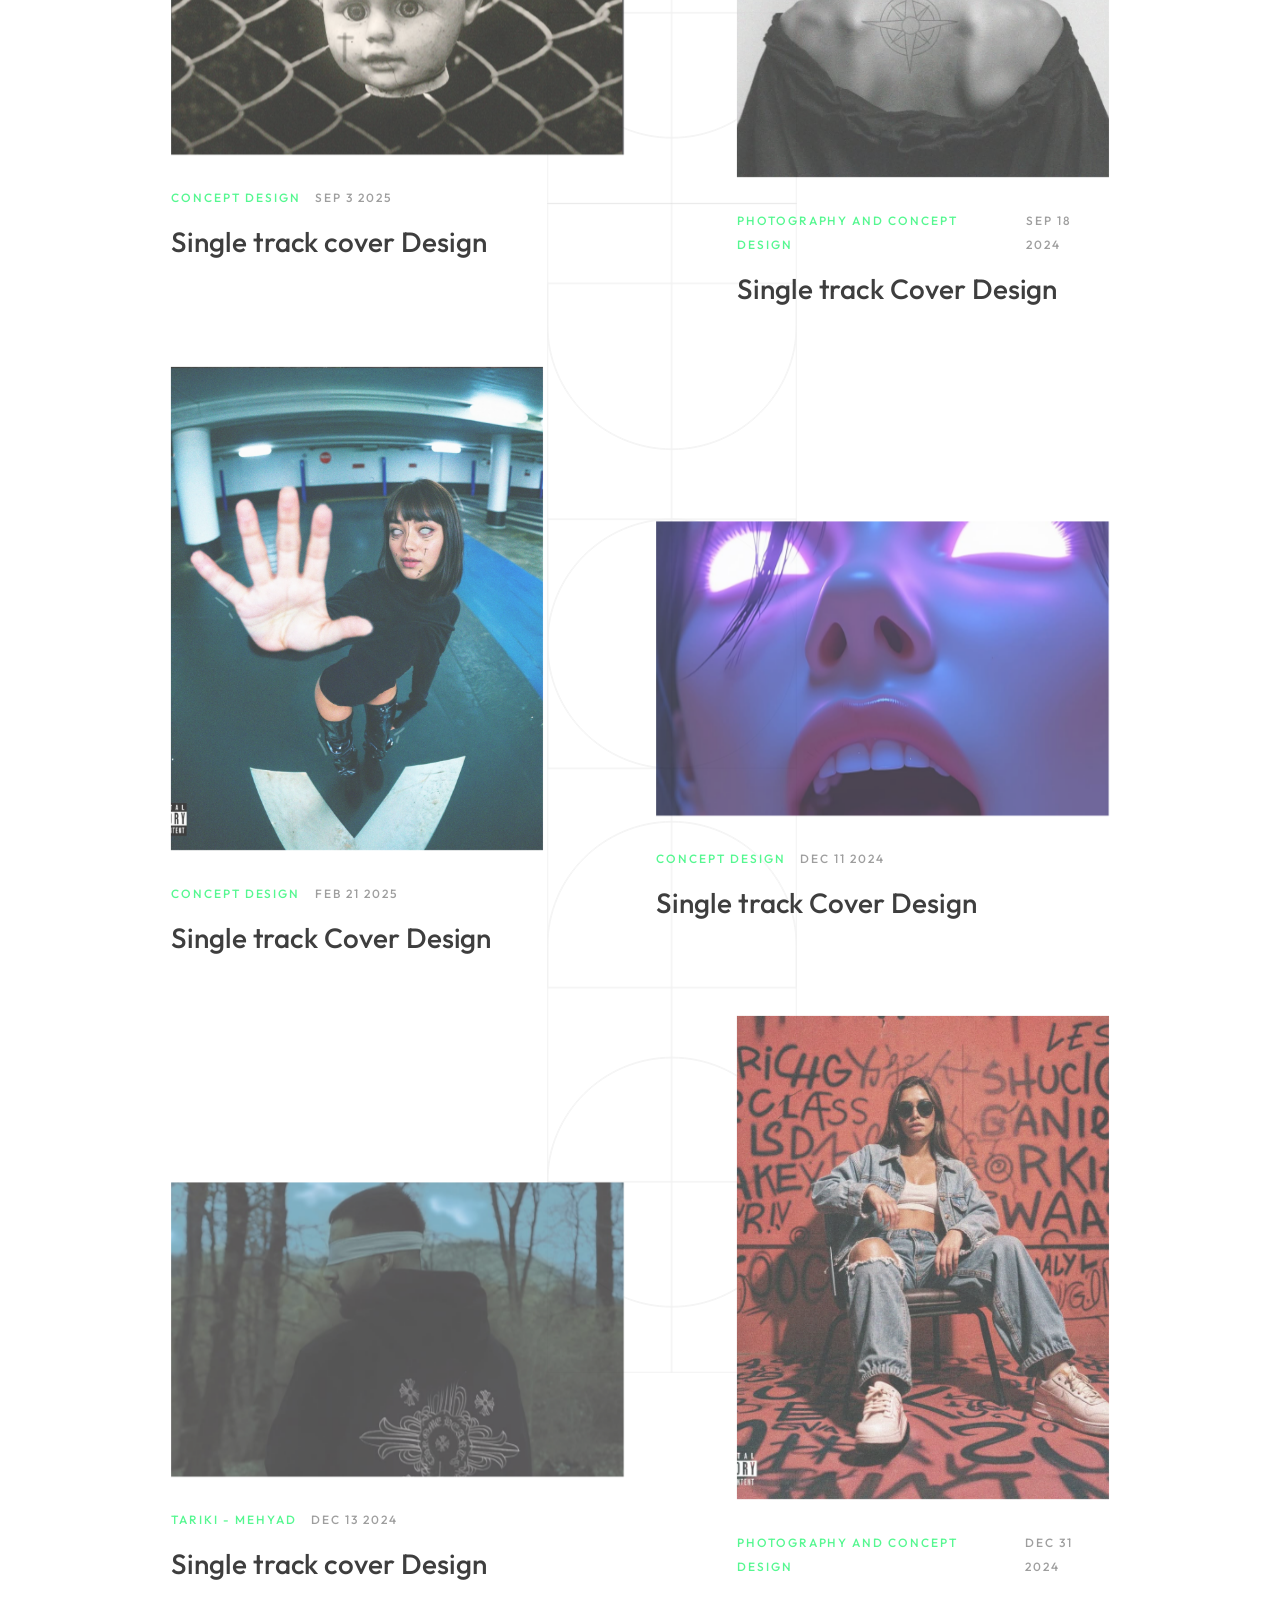
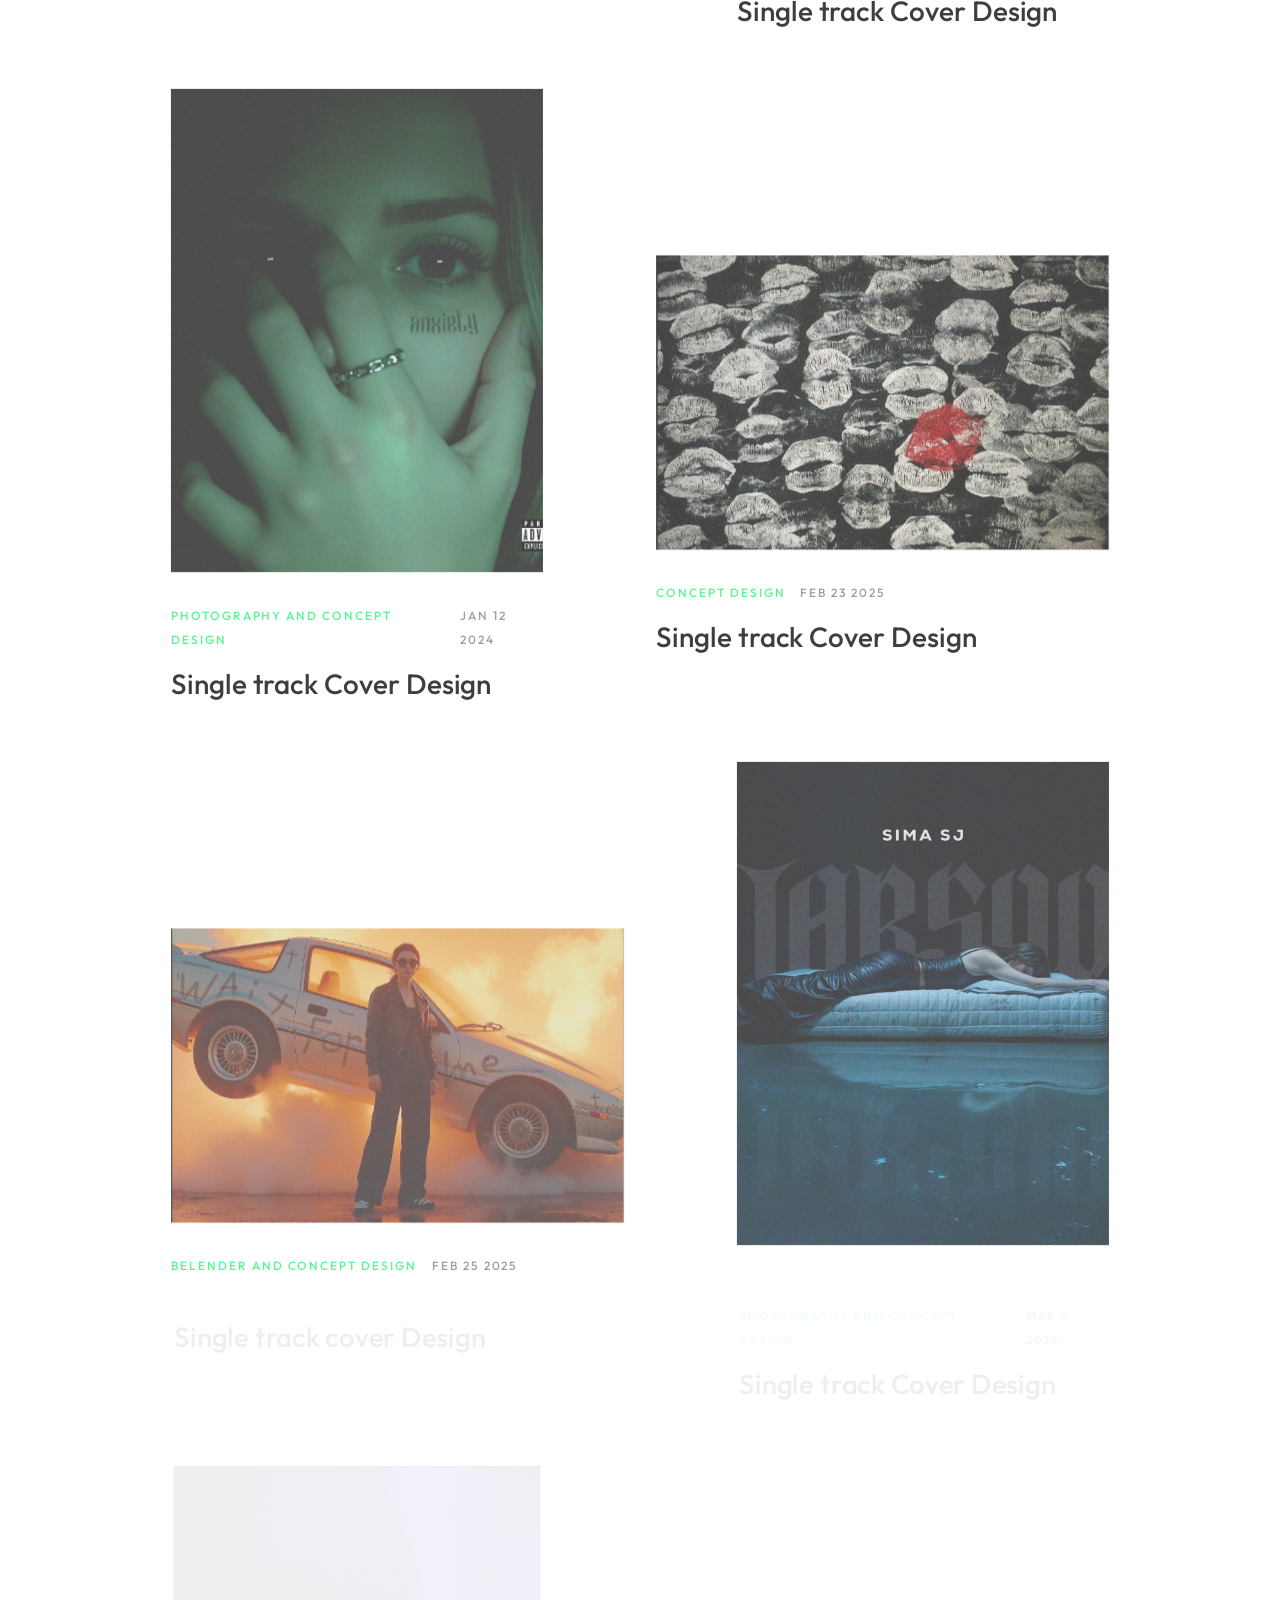
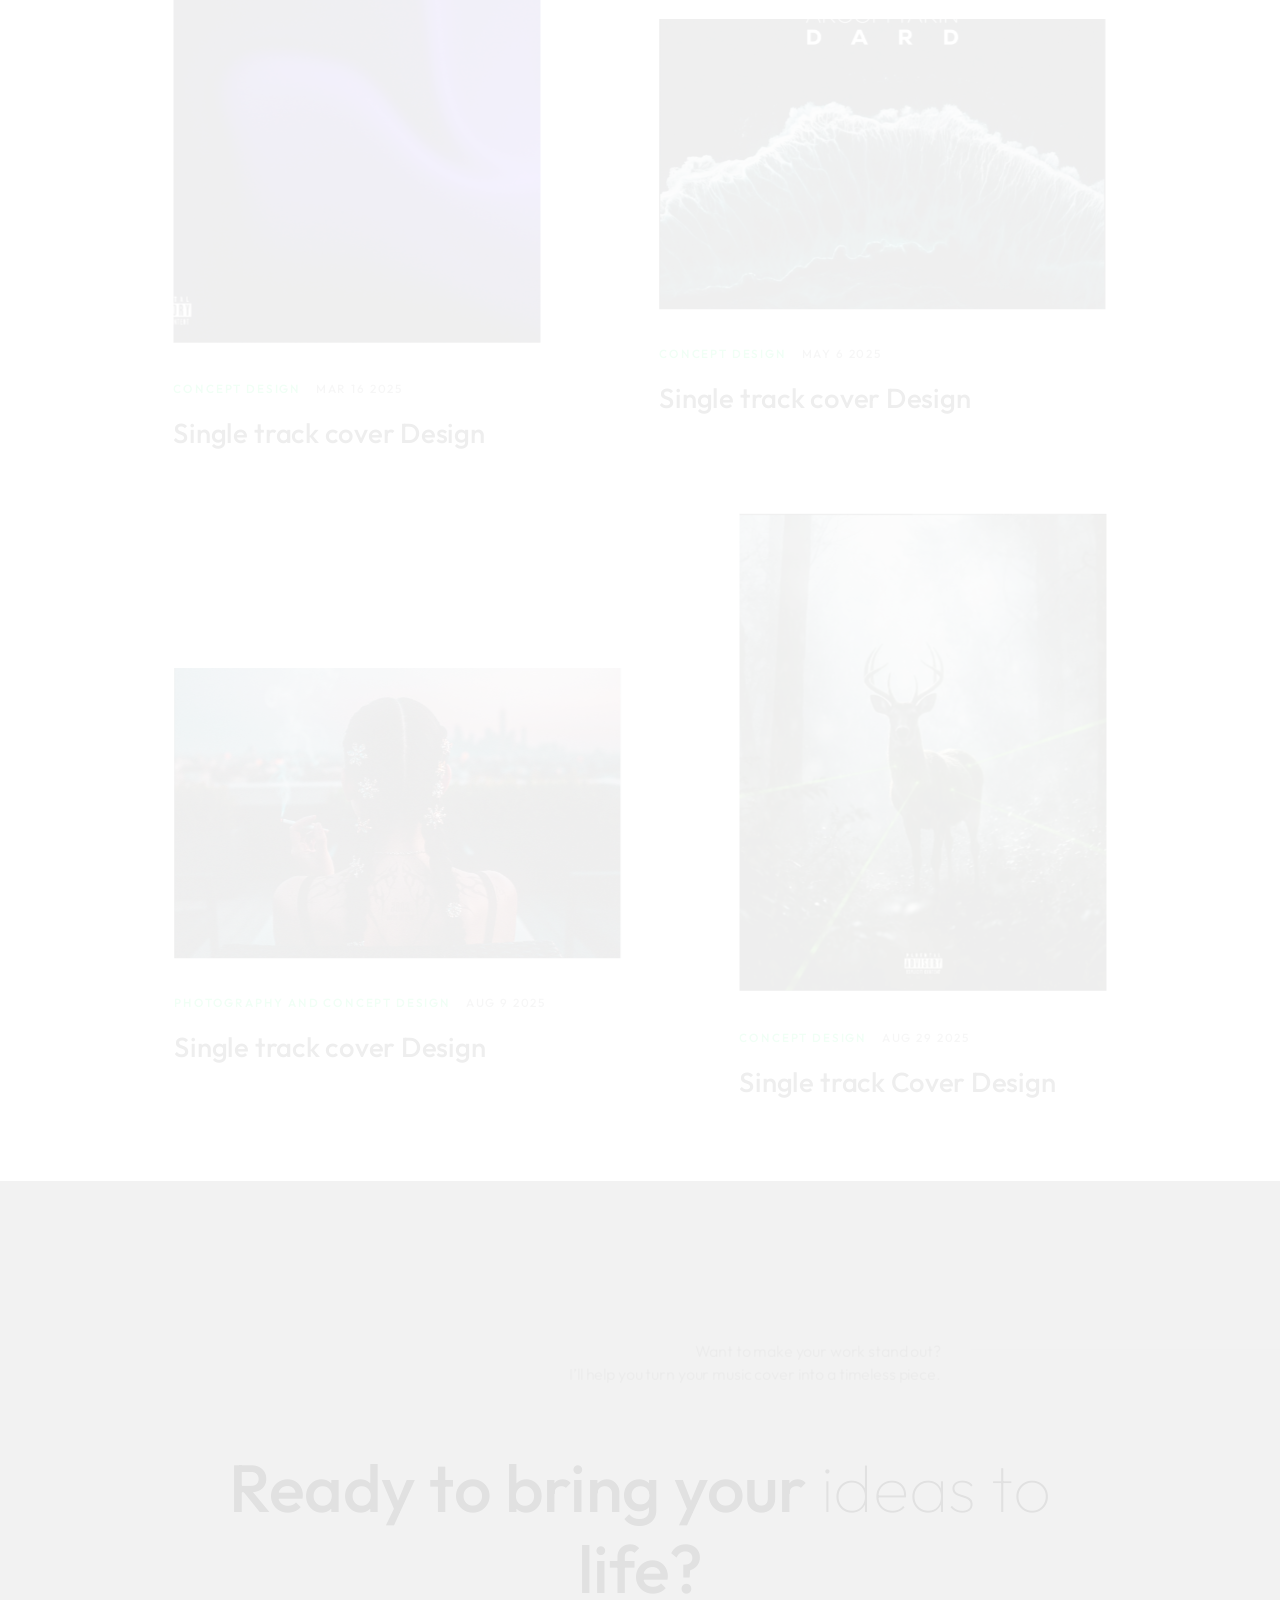
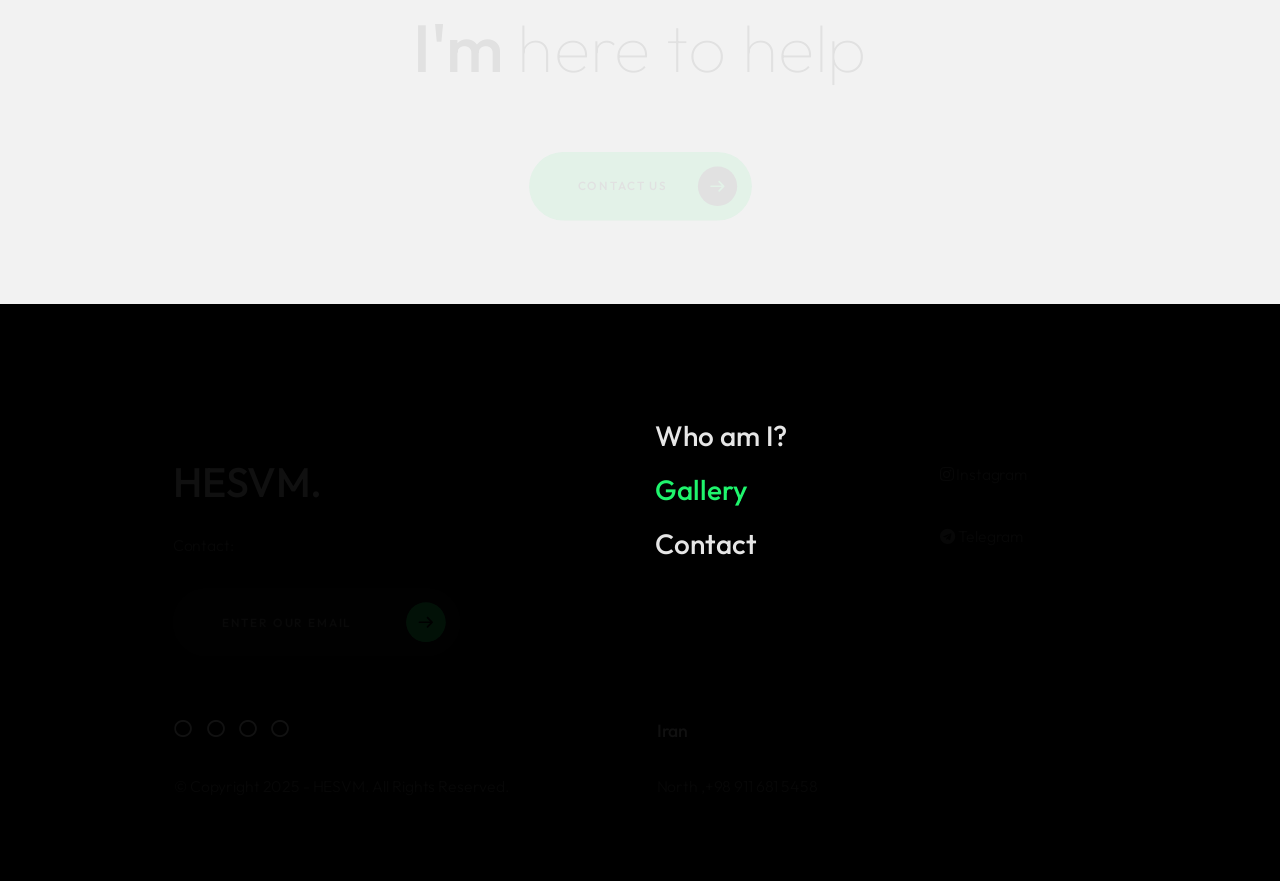
<file: gallery.html>
<!DOCTYPE html>
<html lang="zxx">

<head>

    <meta charset="UTF-8">
    <meta name="viewport" content="width=device-width, initial-scale=1.0">
    <meta http-equiv="X-UA-Compatible" content="ie=edge">

    <!-- bootstrap grid css -->
    <link rel="stylesheet" href="css/plugins/bootstrap-grid.css">
    <!-- font awesome css -->
    <link rel="stylesheet" href="css/plugins/font-awesome.min.css">
    <!-- swiper css -->
    <link rel="stylesheet" href="css/plugins/swiper.min.css">
    <!-- fancybox css -->
    <link rel="stylesheet" href="css/plugins/fancybox.min.css">
    <!-- ashley scss -->
    <link rel="stylesheet" href="css/style.css">
    <!-- favicon -->
    <link rel="icon" type="image/x-icon" href="/img/Hesam/favicon.ico">
    <!-- page name -->
    <title> Hesam hp | Gallery</title>

</head>

<body>

    <!-- wrapper -->
    <div class="mil-wrapper" id="top">

        <!-- cursor -->
        <div class="mil-ball">
            <span class="mil-icon-1">
                <svg viewBox="0 0 128 128">
                    <path
                        d="M106.1,41.9c-1.2-1.2-3.1-1.2-4.2,0c-1.2,1.2-1.2,3.1,0,4.2L116.8,61H11.2l14.9-14.9c1.2-1.2,1.2-3.1,0-4.2	c-1.2-1.2-3.1-1.2-4.2,0l-20,20c-1.2,1.2-1.2,3.1,0,4.2l20,20c0.6,0.6,1.4,0.9,2.1,0.9s1.5-0.3,2.1-0.9c1.2-1.2,1.2-3.1,0-4.2	L11.2,67h105.5l-14.9,14.9c-1.2,1.2-1.2,3.1,0,4.2c0.6,0.6,1.4,0.9,2.1,0.9s1.5-0.3,2.1-0.9l20-20c1.2-1.2,1.2-3.1,0-4.2L106.1,41.9	z" />
                </svg>
            </span>
            <div class="mil-more-text">More</div>
            <div class="mil-choose-text">Сhoose</div>
        </div>
        <!-- cursor end -->

        <!-- scrollbar progress -->
        <div class="mil-progress-track">
            <div class="mil-progress"></div>
        </div>
        <!-- scrollbar progress end -->

        <!-- menu -->
        <div class="mil-menu-frame">
            <!-- frame clone -->
            <div class="mil-frame-top">
                <a href="index.html" class="mil-logo">HESVM.</a>
                <div class="mil-menu-btn">
                    <span></span>
                </div>
            </div>
            <!-- frame clone end -->
            <div class="container">
                <div class="mil-menu-content">
                    <div class="row">
                        <div class="col-xl-5">
                            <nav class="mil-main-menu" id="swupMenu">
                                <ul>
                                    <li class="mil-has-children">
                                        <a href="/index.html">Who am I?</a>
                                    </li>
                                    <li class="mil-has-children mil-active">
                                        <a href="/gallery.html">Gallery</a>
                                    </li>
                                    <li class="mil-has-children">
                                        <a href="/contact.html">Contact</a>
                                    </li>
                                </ul>
                            </nav>
                        </div>
                    </div>
                </div>
            </div>
        </div>
        <!-- menu -->

        <!-- curtain -->
        <div class="mil-curtain"></div>
        <!-- curtain end -->

        <!-- frame -->
        <div class="mil-frame">
            <div class="mil-frame-top">
                <a href="index.html" class="mil-logo">H.</a>
                <div class="mil-menu-btn">
                    <span></span>
                </div>
            </div>
            <div class="mil-frame-bottom">
                <div class="mil-current-page"></div>
                <div class="mil-back-to-top">
                    <a href="#top" class="mil-link mil-dark mil-arrow-place">
                        <span>Back to top</span>
                    </a>
                </div>
            </div>
        </div>
        <!-- frame end -->

        <!-- content -->
        <div class="mil-content">
            <div id="swupMain" class="mil-main-transition">

                <!-- banner -->
                <div class="mil-inner-banner">
                    <div class="mil-banner-content mil-up">
                        <div class="mil-animation-frame">
                            <div class="mil-animation mil-position-4 mil-dark mil-scale" data-value-1="6"
                                data-value-2="1.4"></div>
                        </div>
                        <div class="container">
                            <ul class="mil-breadcrumbs mil-mb-60">
                                <li><a href="index.html">HESVM</a></li>
                                <li><a href="gallery.html">Gallery</a></li>
                            </ul>
                            <h1 class="mil-mb-60">Designing a <br> Better <span class="mil-thin">World Today</span></h1>
                            <a href="#portfolio" class="mil-link mil-dark mil-arrow-place mil-down-arrow">
                                <span>My Art</span>
                            </a>
                        </div>
                    </div>
                </div>
                <!-- banner end -->

                <!-- portfolio -->
                <section id="portfolio">
                    <div class="container mil-portfolio mil-p-120-60">

                        <div class="mil-lines-place"></div>
                        <div class="mil-lines-place mil-lines-long"></div>

                        <div class="row justify-content-between align-items-center">
                            <div class="col-lg-5">

                                <a href="https://www.instagram.com/p/C-xarJvoM9C/"
                                    class="mil-portfolio-item mil-more mil-mb-60" data-no-swup>
                                    <div class="mil-cover-frame mil-vert mil-up">
                                        <div class="mil-cover">
                                            <img src="img/Hesam/gallery/01.jpg" alt="cover">
                                        </div>
                                    </div>
                                    <div class="mil-descr">
                                        <div class="mil-labels mil-up mil-mb-15">
                                            <div class="mil-label mil-upper mil-accent">Bara to Concept</div>
                                            <div class="mil-label mil-upper">aug 17 2024</div>
                                        </div>
                                        <h4 class="mil-up">Single track cover Design</h4>
                                    </div>
                                </a>

                            </div>
                            <div class="col-lg-6">

                                <a href="https://www.instagram.com/p/C-6HlB8INP2/"
                                    class="mil-portfolio-item mil-more mil-parallax mil-mb-60" data-value-1="60"
                                    data-value-2="-60" data-no-swup>
                                    <div class="mil-cover-frame mil-hori mil-up">
                                        <div class="mil-cover">
                                            <img src="img/Hesam/gallery/02.jpg" alt="cover">
                                        </div>
                                    </div>
                                    <div class="mil-descr">
                                        <div class="mil-labels mil-up mil-mb-15">
                                            <div class="mil-label mil-upper mil-accent">Halam Bade Concept</div>
                                            <div class="mil-label mil-upper">aug 21 2024</div>
                                        </div>
                                        <h4 class="mil-up">Single track cover Design</h4>
                                    </div>
                                </a>

                            </div>
                            <div class="col-lg-6">

                                <a href="https://www.instagram.com/p/DOJXtVCkVFj/"
                                    class="mil-portfolio-item mil-more mil-parallax mil-mb-60" data-value-1="60"
                                    data-value-2="-60" data-no-swup>
                                    <div class="mil-cover-frame mil-hori mil-up">
                                        <div class="mil-cover">
                                            <img src="img/Hesam/gallery/03.jpg" alt="cover">
                                        </div>
                                    </div>
                                    <div class="mil-descr">
                                        <div class="mil-labels mil-up mil-mb-15">
                                            <div class="mil-label mil-upper mil-accent">Concept design</div>
                                            <div class="mil-label mil-upper">sep 3 2025</div>
                                        </div>
                                        <h4 class="mil-up">Single track cover Design</h4>
                                    </div>
                                </a>

                            </div>
                            <div class="col-lg-5">

                                <a href="https://www.instagram.com/p/DADj4SBI53X/?img_index=1"
                                    class="mil-portfolio-item mil-more mil-mb-60" data-no-swup>
                                    <div class="mil-cover-frame mil-vert mil-up">
                                        <div class="mil-cover">
                                            <img src="img/Hesam/gallery/04.jpg" alt="cover">
                                        </div>
                                    </div>
                                    <div class="mil-descr">
                                        <div class="mil-labels mil-up mil-mb-15">
                                            <div class="mil-label mil-upper mil-accent">Photography and concept Design
                                            </div>
                                            <div class="mil-label mil-upper">sep 18 2024</div>
                                        </div>
                                        <h4 class="mil-up">Single track Cover Design</h4>
                                    </div>
                                </a>

                            </div>
                            <div class="col-lg-5">

                                <a href="https://www.instagram.com/p/DGVk1UHIwCc/"
                                    class="mil-portfolio-item mil-more mil-mb-60" data-no-swup>
                                    <div class="mil-cover-frame mil-vert mil-up">
                                        <div class="mil-cover">
                                            <img src="img/Hesam/gallery/05.jpg" alt="cover">
                                        </div>
                                    </div>
                                    <div class="mil-descr">
                                        <div class="mil-labels mil-up mil-mb-15">
                                            <div class="mil-label mil-upper mil-accent">Concept Design</div>
                                            <div class="mil-label mil-upper">feb 21 2025</div>
                                        </div>
                                        <h4 class="mil-up">Single track Cover Design</h4>
                                    </div>
                                </a>

                            </div>
                            <div class="col-lg-6">

                                <a href="https://www.instagram.com/p/DDafgX3IEWe/"
                                    class="mil-portfolio-item mil-more mil-parallax mil-mb-60" data-value-1="60"
                                    data-value-2="-60" data-no-swup>
                                    <div class="mil-cover-frame mil-hori mil-up">
                                        <div class="mil-cover">
                                            <img src="img/Hesam/gallery/06.jpg" alt="cover">
                                        </div>
                                    </div>
                                    <div class="mil-descr">
                                        <div class="mil-labels mil-up mil-mb-15">
                                            <div class="mil-label mil-upper mil-accent">Concept Design</div>
                                            <div class="mil-label mil-upper">dec 11 2024</div>
                                        </div>
                                        <h4 class="mil-up">Single track Cover Design</h4>
                                    </div>
                                </a>

                            </div>
                            <div class="col-lg-6">

                                <a href="https://www.instagram.com/p/DDhkAstIq10/"
                                    class="mil-portfolio-item mil-more mil-parallax mil-mb-60" data-value-1="60"
                                    data-value-2="-60" data-no-swup>
                                    <div class="mil-cover-frame mil-hori mil-up">
                                        <div class="mil-cover">
                                            <img src="img/Hesam/gallery/07.jpg" alt="cover">
                                        </div>
                                    </div>
                                    <div class="mil-descr">
                                        <div class="mil-labels mil-up mil-mb-15">
                                            <div class="mil-label mil-upper mil-accent">Tariki - Mehyad</div>
                                            <div class="mil-label mil-upper">dec 13 2024</div>
                                        </div>
                                        <h4 class="mil-up">Single track cover Design</h4>
                                    </div>
                                </a>

                            </div>
                            <div class="col-lg-5">

                                <a href="https://www.instagram.com/p/DEPA0SuowKC/"
                                    class="mil-portfolio-item mil-more mil-mb-60" data-no-swup>
                                    <div class="mil-cover-frame mil-vert mil-up">
                                        <div class="mil-cover">
                                            <img src="img/Hesam/gallery/08.jpg" alt="cover">
                                        </div>
                                    </div>
                                    <div class="mil-descr">
                                        <div class="mil-labels mil-up mil-mb-15">
                                            <div class="mil-label mil-upper mil-accent">Photography and concept Design
                                            </div>
                                            <div class="mil-label mil-upper">dec 31 2024</div>
                                        </div>
                                        <h4 class="mil-up">Single track Cover Design</h4>
                                    </div>
                                </a>

                            </div>
                            <div class="col-lg-5">

                                <a href="https://www.instagram.com/p/DEt-ZpMIr0v/"
                                    class="mil-portfolio-item mil-more mil-mb-60" data-no-swup>
                                    <div class="mil-cover-frame mil-vert mil-up">
                                        <div class="mil-cover">
                                            <img src="img/Hesam/gallery/09.jpg" alt="cover">
                                        </div>
                                    </div>
                                    <div class="mil-descr">
                                        <div class="mil-labels mil-up mil-mb-15">
                                            <div class="mil-label mil-upper mil-accent">Photography and Concept Design
                                            </div>
                                            <div class="mil-label mil-upper">jan 12 2024</div>
                                        </div>
                                        <h4 class="mil-up">Single track Cover Design</h4>
                                    </div>
                                </a>

                            </div>
                            <div class="col-lg-6">

                                <a href="https://www.instagram.com/p/DGaTA16oEGU/"
                                    class="mil-portfolio-item mil-more mil-parallax mil-mb-60" data-value-1="60"
                                    data-value-2="-60" data-no-swup>
                                    <div class="mil-cover-frame mil-hori mil-up">
                                        <div class="mil-cover">
                                            <img src="img/Hesam/gallery/10.jpg" alt="cover">
                                        </div>
                                    </div>
                                    <div class="mil-descr">
                                        <div class="mil-labels mil-up mil-mb-15">
                                            <div class="mil-label mil-upper mil-accent">Concept Design</div>
                                            <div class="mil-label mil-upper">feb 23 2025</div>
                                        </div>
                                        <h4 class="mil-up">Single track Cover Design</h4>
                                    </div>
                                </a>

                            </div>


                            <div class="col-lg-6">

                                <a href="https://www.instagram.com/p/DGeh7f4opZZ/"
                                    class="mil-portfolio-item mil-more mil-parallax mil-mb-60" data-value-1="60"
                                    data-value-2="-60" data-no-swup>
                                    <div class="mil-cover-frame mil-hori mil-up">
                                        <div class="mil-cover">
                                            <img src="img/Hesam/gallery/11.jpg" alt="cover">
                                        </div>
                                    </div>
                                    <div class="mil-descr">
                                        <div class="mil-labels mil-up mil-mb-15">
                                            <div class="mil-label mil-upper mil-accent">Belender and Concept design
                                            </div>
                                            <div class="mil-label mil-upper">feb 25 2025</div>
                                        </div>
                                        <h4 class="mil-up">Single track cover Design</h4>
                                    </div>
                                </a>

                            </div>
                            <div class="col-lg-5">

                                <a href="https://www.instagram.com/p/DGyJcMhRCEg/"
                                    class="mil-portfolio-item mil-more mil-mb-60" data-no-swup>
                                    <div class="mil-cover-frame mil-vert mil-up">
                                        <div class="mil-cover">
                                            <img src="img/Hesam/gallery/12.jpg" alt="cover">
                                        </div>
                                    </div>
                                    <div class="mil-descr">
                                        <div class="mil-labels mil-up mil-mb-15">
                                            <div class="mil-label mil-upper mil-accent">Photography and concept Design
                                            </div>
                                            <div class="mil-label mil-upper">mar 4 2025</div>
                                        </div>
                                        <h4 class="mil-up">Single track Cover Design</h4>
                                    </div>
                                </a>

                            </div>
                            <div class="col-lg-5">

                                <a href="https://www.instagram.com/p/DHQHdnQofrC/"
                                    class="mil-portfolio-item mil-more mil-mb-60" data-no-swup>
                                    <div class="mil-cover-frame mil-vert mil-up">
                                        <div class="mil-cover">
                                            <img src="img/Hesam/gallery/13.jpg" alt="cover">
                                        </div>
                                    </div>
                                    <div class="mil-descr">
                                        <div class="mil-labels mil-up mil-mb-15">
                                            <div class="mil-label mil-upper mil-accent">Concept Design</div>
                                            <div class="mil-label mil-upper">mar 16 2025</div>
                                        </div>
                                        <h4 class="mil-up">Single track cover Design</h4>
                                    </div>
                                </a>

                            </div>
                            <div class="col-lg-6">

                                <a href="https://www.instagram.com/p/DJTIrQgItZw/"
                                    class="mil-portfolio-item mil-more mil-parallax mil-mb-60" data-value-1="60"
                                    data-value-2="-60" data-no-swup>
                                    <div class="mil-cover-frame mil-hori mil-up">
                                        <div class="mil-cover">
                                            <img src="img/Hesam/gallery/14.jpg" alt="cover">
                                        </div>
                                    </div>
                                    <div class="mil-descr">
                                        <div class="mil-labels mil-up mil-mb-15">
                                            <div class="mil-label mil-upper mil-accent">Concept Design</div>
                                            <div class="mil-label mil-upper">may 6 2025</div>
                                        </div>
                                        <h4 class="mil-up">Single track cover Design</h4>
                                    </div>
                                </a>

                            </div>

                            <div class="col-lg-6">

                                <a href="https://www.instagram.com/p/DNH8QcMsRYo/"
                                    class="mil-portfolio-item mil-more mil-parallax mil-mb-60" data-value-1="60"
                                    data-value-2="-60" data-no-swup>
                                    <div class="mil-cover-frame mil-hori mil-up">
                                        <div class="mil-cover">
                                            <img src="img/Hesam/gallery/15.jpg" alt="cover">
                                        </div>
                                    </div>
                                    <div class="mil-descr">
                                        <div class="mil-labels mil-up mil-mb-15">
                                            <div class="mil-label mil-upper mil-accent">Photography and Concept design
                                            </div>
                                            <div class="mil-label mil-upper">aug 9 2025</div>
                                        </div>
                                        <h4 class="mil-up">Single track cover Design</h4>
                                    </div>
                                </a>

                            </div>
                            <div class="col-lg-5">

                                <a href="https://www.instagram.com/p/DN8pLHFjDQ6/"
                                    class="mil-portfolio-item mil-more mil-mb-60" data-no-swup>
                                    <div class="mil-cover-frame mil-vert mil-up">
                                        <div class="mil-cover">
                                            <img src="img/Hesam/gallery/16.jpg" alt="cover">
                                        </div>
                                    </div>
                                    <div class="mil-descr">
                                        <div class="mil-labels mil-up mil-mb-15">
                                            <div class="mil-label mil-upper mil-accent">concept Design</div>
                                            <div class="mil-label mil-upper">aug 29 2025</div>
                                        </div>
                                        <h4 class="mil-up">Single track Cover Design</h4>
                                    </div>
                                </a>

                            </div>

                        </div>
                    </div>
                </section>
                <!-- portfolio end -->

                <!-- call to action -->
                <section class="mil-soft-bg">
                    <div class="container mil-p-120-120">
                        <div class="row">
                            <div class="col-lg-10">

                                <span class="mil-suptitle mil-suptitle-right mil-suptitle-dark mil-up">Want to make your
                                    work stand out?<br> I’ll help you turn your music cover into a timeless piece.
                                </span>

                            </div>
                        </div>
                        <div class="mil-center">
                            <h2 class="mil-up mil-mb-60">Ready to bring your <span class="mil-thin">ideas to</span>
                                life? <br> I'm <span class="mil-thin">here to help</span></h2>
                            <div class="mil-up"><a href="contact.html" class="mil-button mil-arrow-place"><span>Contact
                                        us</span></a></div>
                        </div>
                    </div>
                </section>
                <!-- call to action end -->

                <!-- footer -->
                <footer class="mil-dark-bg">
                    <div class="mi-invert-fix">
                        <div class="container mil-p-120-60">
                            <div class="row justify-content-between">
                                <div class="col-md-4 col-lg-4 mil-mb-60">

                                    <div class="mil-muted mil-logo mil-up mil-mb-30">HESVM.</div>

                                    <p class="mil-light-soft mil-up mil-mb-30">Contact:</p>

                                    <form class="mil-subscribe-form mil-up">
                                        <input type="text" placeholder="Enter our email">
                                        <button type="submit"
                                            class="mil-button mil-icon-button-sm mil-arrow-place"></button>
                                    </form>

                                </div>
                                <div class="col-md-7 col-lg-6">
                                    <div class="row justify-content-end">
                                        <div class="col-md-6 col-lg-7">

                                            <nav class="mil-footer-menu mil-mb-60">
                                                <ul>
                                                    <li class="mil-has-children">
                                                        <a href="/index.html">Who am I?</a>
                                                    </li>
                                                    <li class="mil-has-children mil-active">
                                                        <a href="/gallery.html">Gallery</a>
                                                    </li>
                                                    <li class="mil-has-children">
                                                        <a href="/contact.html">Contact</a>
                                                    </li>
                                                </ul>
                                            </nav>

                                        </div>
                                        <div class="col-md-6 col-lg-5">

                                            <ul class="mil-menu-list mil-up mil-mb-60">
                                                <li><a href="https://instagram.com/hesvmhsp"
                                                        class="mil-light-soft social-icon" data-no-swup> <i
                                                            class="fab fa-instagram"> </i> Instagram </a></li>
                                                <br>
                                                <li><a href="https://t.me/lil_amoo" class="mil-light-soft social-icon"
                                                        data-no-swup> <i class="fab fa-telegram"> </i> Telegram </a>
                                                </li>
                                            </ul>

                                        </div>
                                    </div>
                                </div>
                            </div>

                            <div class="row justify-content-between flex-sm-row-reverse">
                                <div class="col-md-7 col-lg-6">

                                    <div class="row justify-content-between">


                                        <div class="col-md-6 col-lg-5 mil-mb-60">

                                            <h6 class="mil-muted mil-up mil-mb-30">Iran</h6>

                                            <p class="mil-light-soft mil-up">North ,<span class="mil-no-wrap"><a
                                                        href="tel:+989116815458">+98 911 681 5458</a></span></p>

                                        </div>
                                    </div>

                                </div>
                                <div class="col-md-4 col-lg-6 mil-mb-60">

                                    <div class="mil-vert-between">
                                        <div class="mil-mb-30">
                                            <ul class="mil-social-icons mil-up">
                                                <li><a href="" target="_blank" class="social-icon"> <i
                                                            class="far fa-circle"></i></a></li>
                                                <li><a href="" target="_blank" class="social-icon"> <i
                                                            class="far fa-circle"></i></a></li>
                                                <li><a href="" target="_blank" class="social-icon"> <i
                                                            class="far fa-circle"></i></a></li>
                                                <li><a href="" target="_blank" class="social-icon"> <i
                                                            class="far fa-circle"></i></a></li>
                                            </ul>
                                        </div>
                                        <p class="mil-light-soft mil-up">© Copyright 2025 - HESVM. All Rights Reserved.
                                        </p>
                                    </div>

                                </div>
                            </div>
                        </div>
                    </div>
                </footer>
                <!-- footer end -->

                <!-- hidden elements -->
                <div class="mil-hidden-elements">
                    <div class="mil-dodecahedron">
                        <div class="mil-pentagon">
                            <div></div>
                            <div></div>
                            <div></div>
                            <div></div>
                            <div></div>
                        </div>
                        <div class="mil-pentagon">
                            <div></div>
                            <div></div>
                            <div></div>
                            <div></div>
                            <div></div>
                        </div>
                        <div class="mil-pentagon">
                            <div></div>
                            <div></div>
                            <div></div>
                            <div></div>
                            <div></div>
                        </div>
                        <div class="mil-pentagon">
                            <div></div>
                            <div></div>
                            <div></div>
                            <div></div>
                            <div></div>
                        </div>
                        <div class="mil-pentagon">
                            <div></div>
                            <div></div>
                            <div></div>
                            <div></div>
                            <div></div>
                        </div>
                        <div class="mil-pentagon">
                            <div></div>
                            <div></div>
                            <div></div>
                            <div></div>
                            <div></div>
                        </div>
                        <div class="mil-pentagon">
                            <div></div>
                            <div></div>
                            <div></div>
                            <div></div>
                            <div></div>
                        </div>
                        <div class="mil-pentagon">
                            <div></div>
                            <div></div>
                            <div></div>
                            <div></div>
                            <div></div>
                        </div>
                        <div class="mil-pentagon">
                            <div></div>
                            <div></div>
                            <div></div>
                            <div></div>
                            <div></div>
                        </div>
                        <div class="mil-pentagon">
                            <div></div>
                            <div></div>
                            <div></div>
                            <div></div>
                            <div></div>
                        </div>
                        <div class="mil-pentagon">
                            <div></div>
                            <div></div>
                            <div></div>
                            <div></div>
                            <div></div>
                        </div>
                        <div class="mil-pentagon">
                            <div></div>
                            <div></div>
                            <div></div>
                            <div></div>
                            <div></div>
                        </div>
                    </div>

                    <svg xmlns="http://www.w3.org/2000/svg" viewBox="0 0 24 24" class="mil-arrow">
                        <path
                            d="M 14 5.3417969 C 13.744125 5.3417969 13.487969 5.4412187 13.292969 5.6367188 L 13.207031 5.7226562 C 12.816031 6.1136563 12.816031 6.7467188 13.207031 7.1367188 L 17.070312 11 L 4 11 C 3.448 11 3 11.448 3 12 C 3 12.552 3.448 13 4 13 L 17.070312 13 L 13.207031 16.863281 C 12.816031 17.254281 12.816031 17.887344 13.207031 18.277344 L 13.292969 18.363281 C 13.683969 18.754281 14.317031 18.754281 14.707031 18.363281 L 20.363281 12.707031 C 20.754281 12.316031 20.754281 11.682969 20.363281 11.292969 L 14.707031 5.6367188 C 14.511531 5.4412187 14.255875 5.3417969 14 5.3417969 z" />
                    </svg>

                    <svg width="250" viewBox="0 0 300 1404" fill="none" xmlns="http://www.w3.org/2000/svg"
                        class="mil-lines">
                        <path fill-rule="evenodd" clip-rule="evenodd"
                            d="M1 892L1 941H299V892C299 809.71 232.29 743 150 743C67.7096 743 1 809.71 1 892ZM0 942H300V892C300 809.157 232.843 742 150 742C67.1573 742 0 809.157 0 892L0 942Z"
                            class="mil-move" />
                        <path fill-rule="evenodd" clip-rule="evenodd"
                            d="M299 146V97L1 97V146C1 228.29 67.7096 295 150 295C232.29 295 299 228.29 299 146ZM300 96L0 96V146C0 228.843 67.1573 296 150 296C232.843 296 300 228.843 300 146V96Z"
                            class="mil-move" />
                        <path fill-rule="evenodd" clip-rule="evenodd" d="M299 1H1V1403H299V1ZM0 0V1404H300V0H0Z" />
                        <path fill-rule="evenodd" clip-rule="evenodd"
                            d="M150 -4.37115e-08L150 1404L149 1404L149 0L150 -4.37115e-08Z" />
                        <path fill-rule="evenodd" clip-rule="evenodd"
                            d="M150 1324C232.29 1324 299 1257.29 299 1175C299 1092.71 232.29 1026 150 1026C67.7096 1026 1 1092.71 1 1175C1 1257.29 67.7096 1324 150 1324ZM150 1325C232.843 1325 300 1257.84 300 1175C300 1092.16 232.843 1025 150 1025C67.1573 1025 0 1092.16 0 1175C0 1257.84 67.1573 1325 150 1325Z"
                            class="mil-move" />
                        <path fill-rule="evenodd" clip-rule="evenodd" d="M300 1175H0V1174H300V1175Z" class="mil-move" />
                        <path fill-rule="evenodd" clip-rule="evenodd"
                            d="M150 678C232.29 678 299 611.29 299 529C299 446.71 232.29 380 150 380C67.7096 380 1 446.71 1 529C1 611.29 67.7096 678 150 678ZM150 679C232.843 679 300 611.843 300 529C300 446.157 232.843 379 150 379C67.1573 379 0 446.157 0 529C0 611.843 67.1573 679 150 679Z"
                            class="mil-move" />
                        <path fill-rule="evenodd" clip-rule="evenodd" d="M299 380H1V678H299V380ZM0 379V679H300V379H0Z"
                            class="mil-move" />
                    </svg>
                </div>
                <!-- hidden elements end -->

            </div>
        </div>
        <!-- content -->
    </div>
    <!-- wrapper end -->

    <!-- jQuery js -->
    <script src="js/plugins/jquery.min.js"></script>
    <!-- swup js -->
    <script src="js/plugins/swup.min.js"></script>
    <!-- swiper js -->
    <script src="js/plugins/swiper.min.js"></script>
    <!-- fancybox js -->
    <script src="js/plugins/fancybox.min.js"></script>
    <!-- gsap js -->
    <script src="js/plugins/gsap.min.js"></script>
    <!-- scroll smoother -->
    <script src="js/plugins/smooth-scroll.js"></script>
    <!-- scroll trigger js -->
    <script src="js/plugins/ScrollTrigger.min.js"></script>
    <!-- scroll to js -->
    <script src="js/plugins/ScrollTo.min.js"></script>
    <!-- ashley js -->
    <script src="js/main.js"></script>

</body>

</html>
</file>
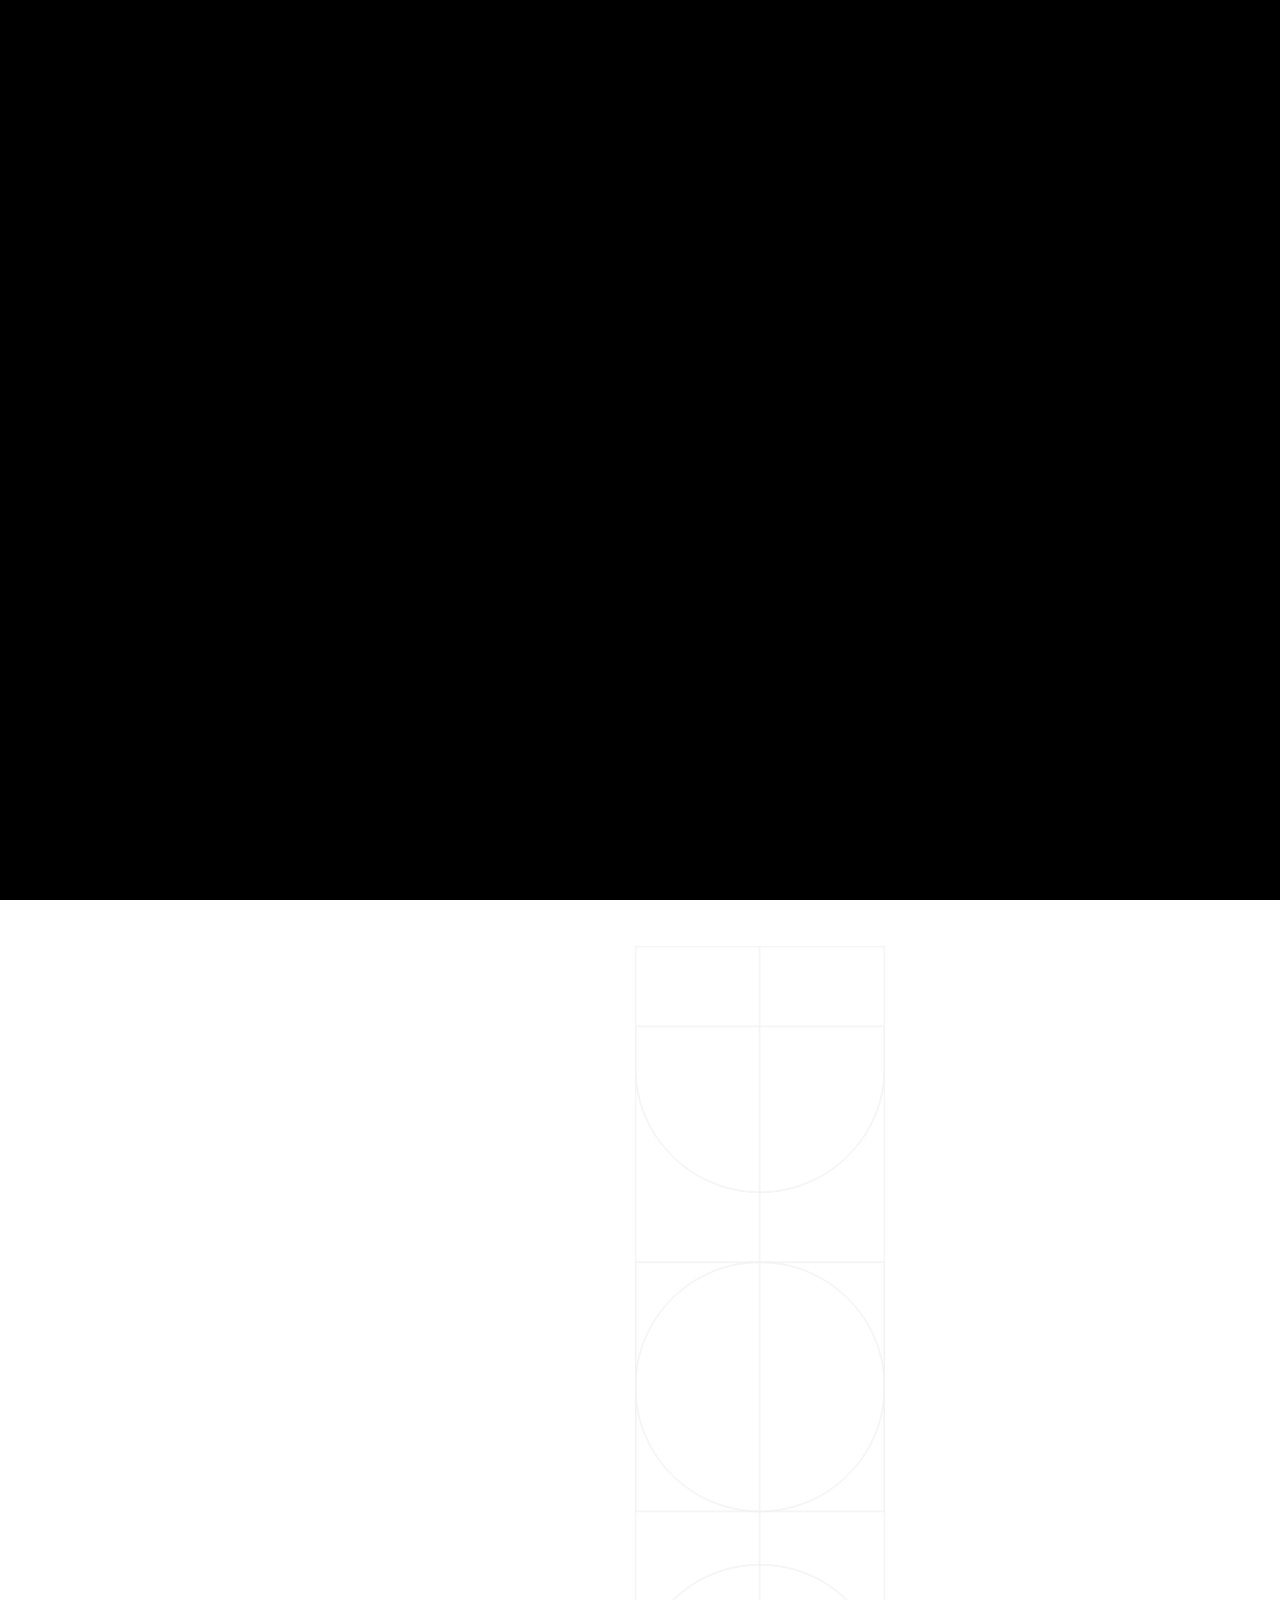
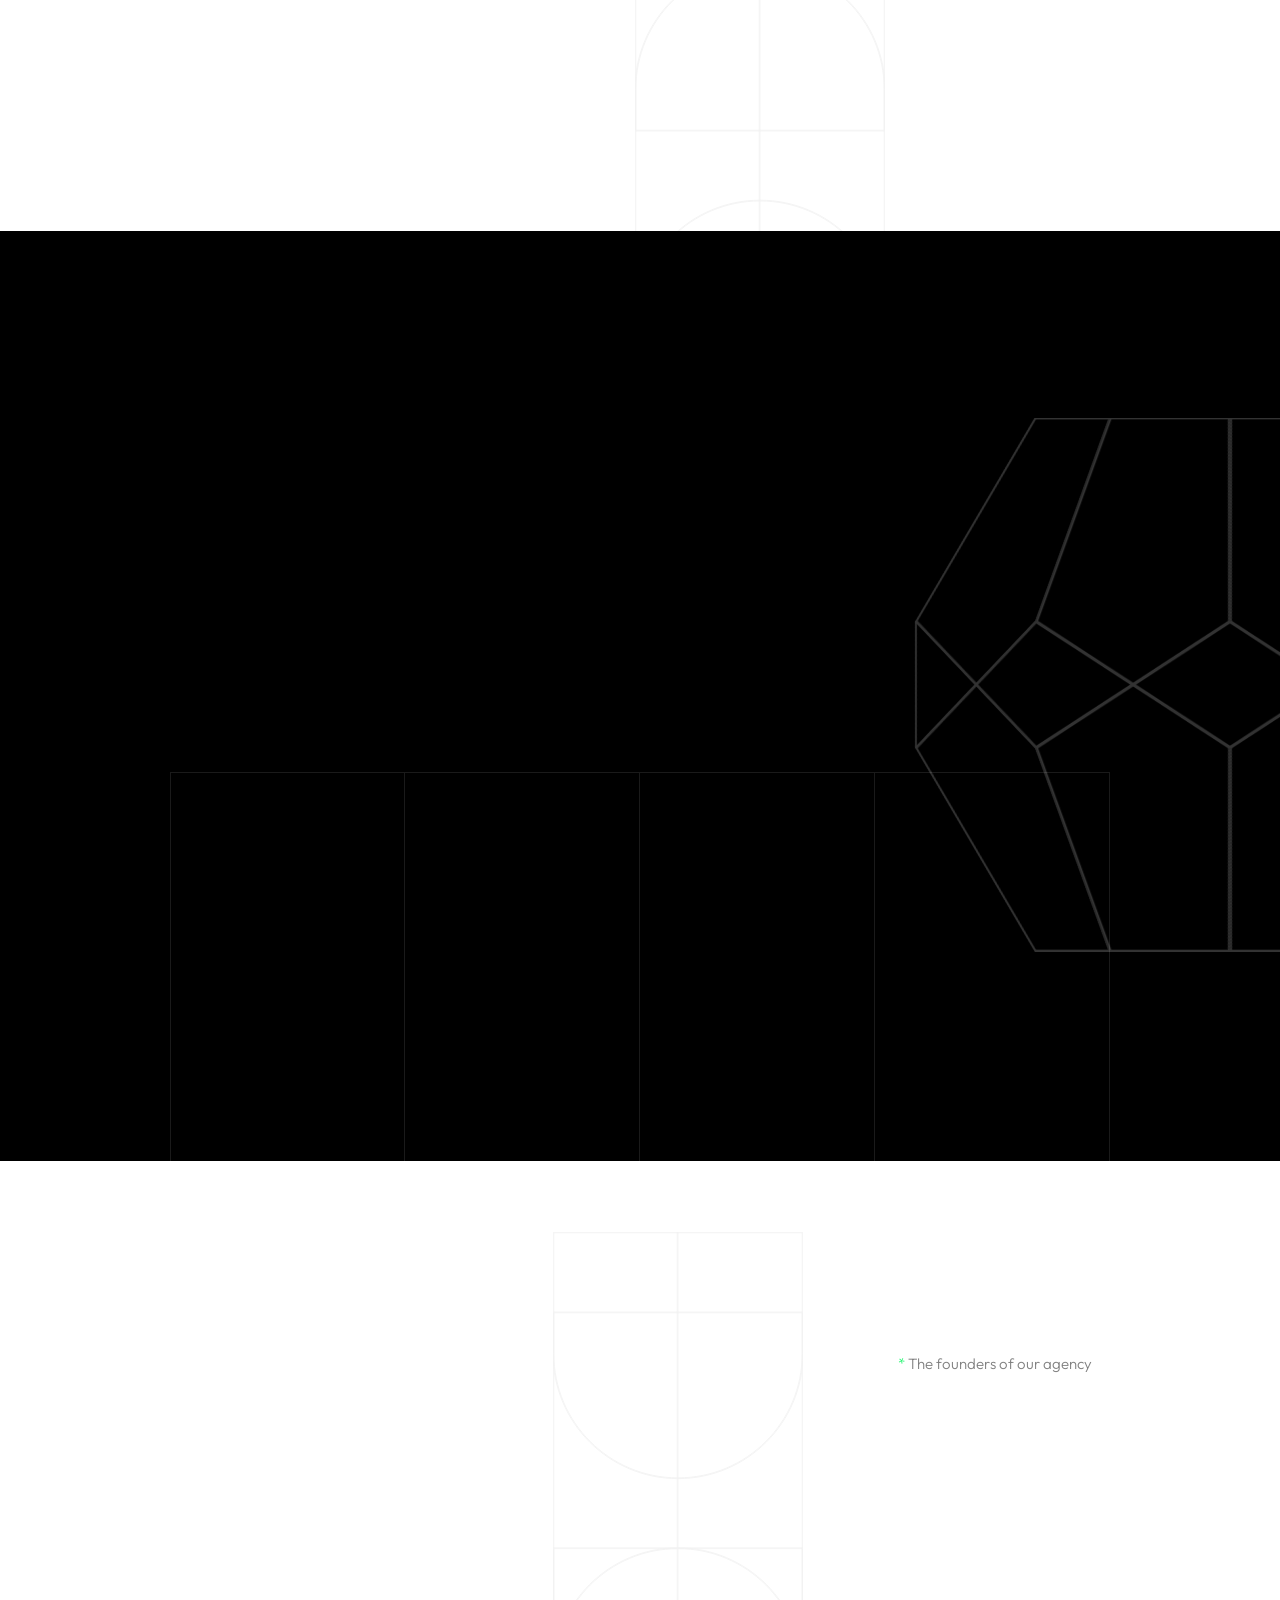
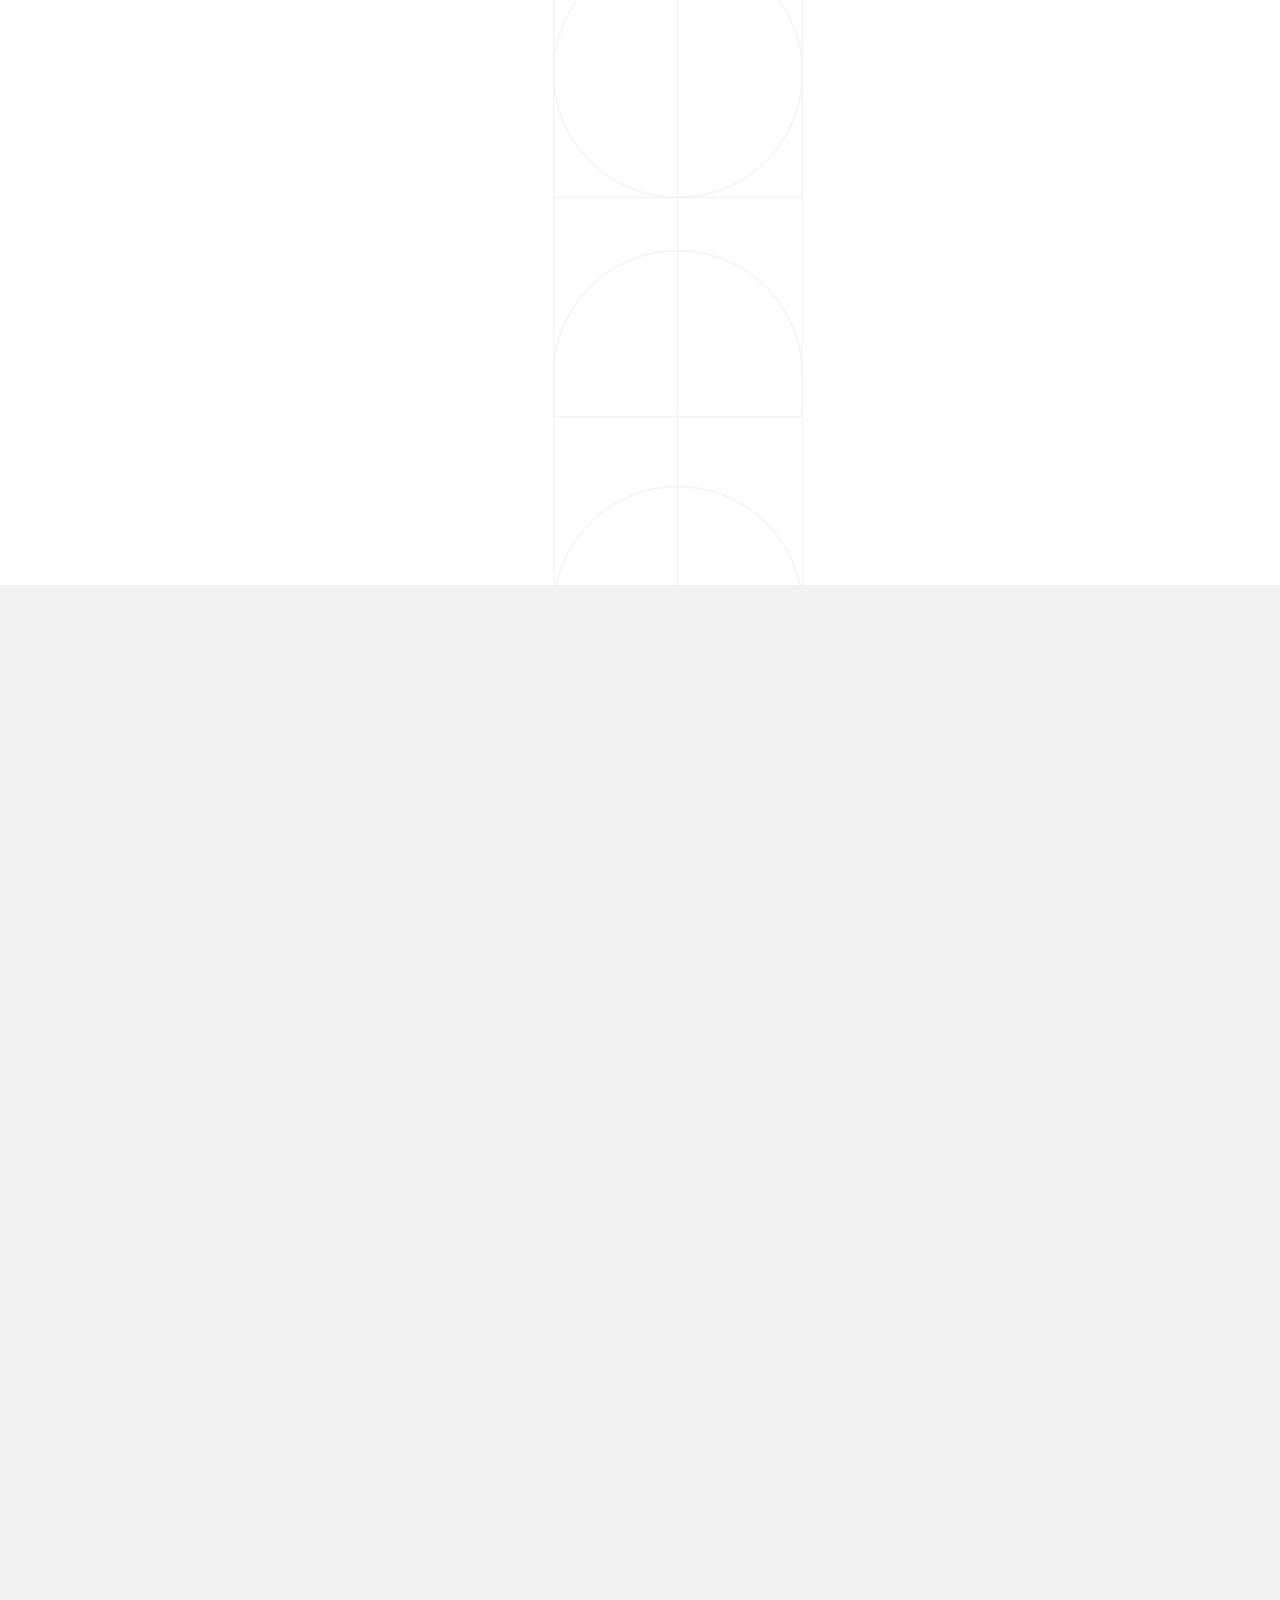
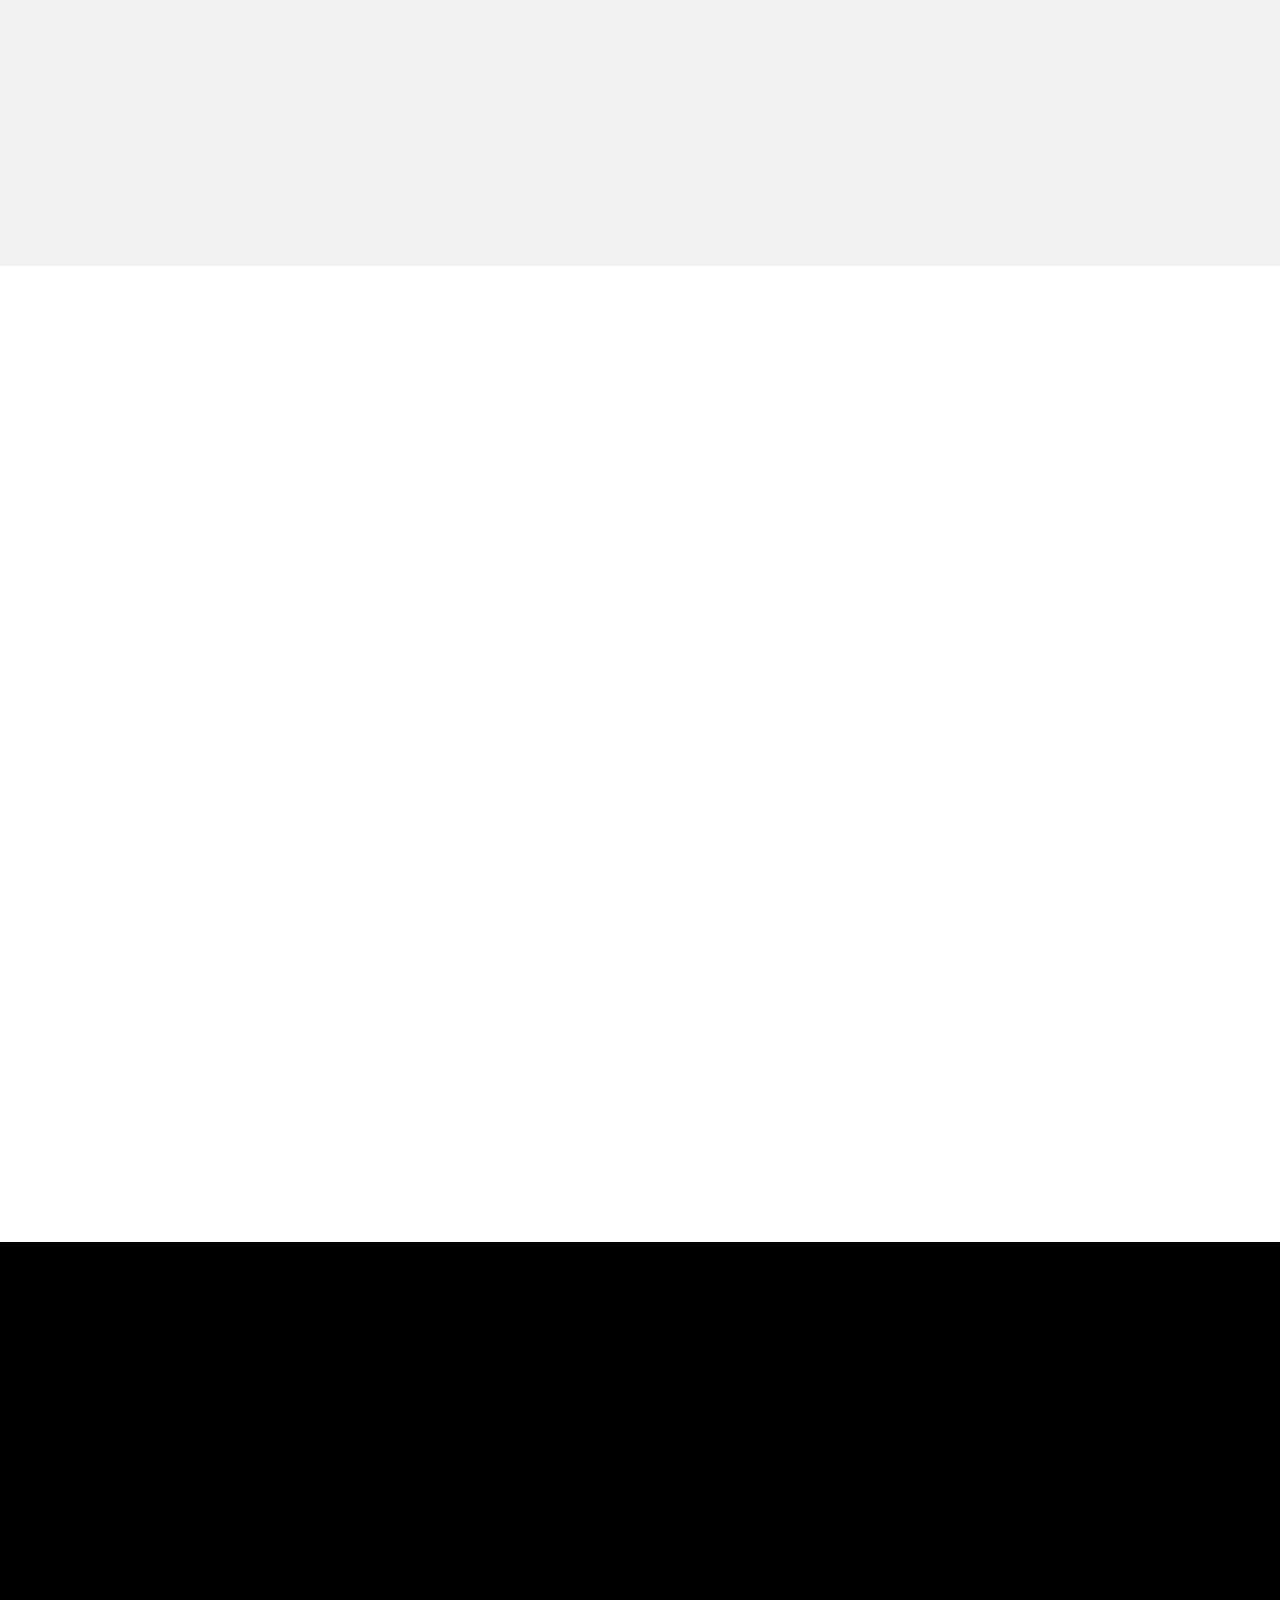
<file: home-1.html>
<!DOCTYPE html>
<html lang="zxx">

<head>

    <meta charset="UTF-8">
    <meta name="viewport" content="width=device-width, initial-scale=1.0">
    <meta http-equiv="X-UA-Compatible" content="ie=edge">

    <!-- bootstrap grid css -->
    <link rel="stylesheet" href="css/plugins/bootstrap-grid.css">
    <!-- font awesome css -->
    <link rel="stylesheet" href="css/plugins/font-awesome.min.css">
    <!-- swiper css -->
    <link rel="stylesheet" href="css/plugins/swiper.min.css">
    <!-- fancybox css -->
    <link rel="stylesheet" href="css/plugins/fancybox.min.css">
    <!-- ashley scss -->
    <link rel="stylesheet" href="css/style.css">
    <!-- page name -->
    <title>Hesam Hp</title>

</head>

<body>

    <!-- wrapper -->
    <div class="mil-wrapper" id="top">

        <!-- cursor -->
        <div class="mil-ball">
            <span class="mil-icon-1">
                <svg viewBox="0 0 128 128">
                    <path d="M106.1,41.9c-1.2-1.2-3.1-1.2-4.2,0c-1.2,1.2-1.2,3.1,0,4.2L116.8,61H11.2l14.9-14.9c1.2-1.2,1.2-3.1,0-4.2	c-1.2-1.2-3.1-1.2-4.2,0l-20,20c-1.2,1.2-1.2,3.1,0,4.2l20,20c0.6,0.6,1.4,0.9,2.1,0.9s1.5-0.3,2.1-0.9c1.2-1.2,1.2-3.1,0-4.2	L11.2,67h105.5l-14.9,14.9c-1.2,1.2-1.2,3.1,0,4.2c0.6,0.6,1.4,0.9,2.1,0.9s1.5-0.3,2.1-0.9l20-20c1.2-1.2,1.2-3.1,0-4.2L106.1,41.9	z" />
                </svg>
            </span>
            <div class="mil-more-text">More</div>
            <div class="mil-choose-text">Сhoose</div>
        </div>
        <!-- cursor end -->

        <!-- preloader -->
        <div class="mil-preloader">
            <div class="mil-preloader-animation">
                <div class="mil-pos-abs mil-animation-1">
                    <p class="mil-h3 mil-muted mil-thin">Amazing</p>
                    <p class="mil-h3 mil-muted">Creative</p>
                    <p class="mil-h3 mil-muted mil-thin">Prefect</p>
                </div>
                <div class="mil-pos-abs mil-animation-2">
                    <div class="mil-reveal-frame">
                        <p class="mil-reveal-box"></p>
                        <p class="mil-h3 mil-muted mil-thin">hesamhp.ir</p>
                    </div>
                </div>
            </div>
        </div>
        <!-- preloader end -->

        <!-- scrollbar progress -->
        <div class="mil-progress-track">
            <div class="mil-progress"></div>
        </div>
        <!-- scrollbar progress end -->

        <!-- menu -->
        <div class="mil-menu-frame">
            <!-- frame clone -->
            <div class="mil-frame-top">
                <a href="home-1.html" class="mil-logo">H.</a>
                <div class="mil-menu-btn">
                    <span></span>
                </div>
            </div>
            <!-- frame clone end -->
            <div class="container">
                <div class="mil-menu-content">
                    <div class="row">
                        <div class="col-xl-5">

                            <nav class="mil-main-menu" id="swupMenu">
                                <ul>
                                    <li class="mil-has-children mil-active">
                                        <a href="#.">Homepage</a>
                                        <ul>
                                            <li><a href="home-1.html">Landing page</a></li>
                                            <li><a href="home-2.html">Personal</a></li>
                                            <li><a href="portfolio-3.html">Portfolio slider</a></li>
                                        </ul>
                                    </li>
                                    <li class="mil-has-children">
                                        <a href="#.">Portfolio</a>
                                        <ul>
                                            <li><a href="portfolio-1.html">Grid type 1</a></li>
                                            <li><a href="portfolio-2.html">Grid type 2</a></li>
                                            <li><a href="portfolio-3.html">Slider</a></li>
                                        </ul>
                                    </li>
                                    <li class="mil-has-children">
                                        <a href="#.">Services</a>
                                        <ul>
                                            <li><a href="services.html">Services List</a></li>
                                            <li><a href="service.html">Single service</a></li>
                                        </ul>
                                    </li>
                                    <li class="mil-has-children">
                                        <a href="#.">Newsletter</a>
                                        <ul>
                                            <li><a href="blog.html">Blog List</a></li>
                                            <li><a href="publication.html">Publication</a></li>
                                        </ul>
                                    </li>
                                    <li class="mil-has-children">
                                        <a href="#.">Other pages</a>
                                        <ul>
                                            <li><a href="team.html">Team</a></li>
                                            <li><a href="contact.html">Contact</a></li>
                                            <li><a href="404.html">404</a></li>
                                        </ul>
                                    </li>
                                </ul>
                            </nav>

                        </div>
                        <div class="col-xl-7">

                            <div class="mil-menu-right-frame">
                                <div class="mil-animation-in">
                                    <div class="mil-animation-frame">
                                        <div class="mil-animation mil-position-1 mil-scale" data-value-1="2" data-value-2="2"></div>
                                    </div>
                                </div>
                                <div class="mil-menu-right">
                                    <div class="row">
                                        <div class="col-lg-8 mil-mb-60">

                                            <h6 class="mil-muted mil-mb-30">Projects</h6>

                                            <ul class="mil-menu-list">
                                                <li><a href="project-1.html" class="mil-light-soft">Interior design studio</a></li>
                                                <li><a href="project-2.html" class="mil-light-soft">Home Security Camera</a></li>
                                                <li><a href="project-3.html" class="mil-light-soft">Kemia Honest Skincare</a></li>
                                                <li><a href="project-4.html" class="mil-light-soft">Cascade of Lava</a></li>
                                                <li><a href="project-5.html" class="mil-light-soft">Air Pro by Molekule</a></li>
                                                <li><a href="project-6.html" class="mil-light-soft">Tony's Chocolonely</a></li>
                                            </ul>

                                        </div>
                                        <div class="col-lg-4 mil-mb-60">

                                            <h6 class="mil-muted mil-mb-30">Useful links</h6>

                                            <ul class="mil-menu-list">
                                                <li><a href="#." class="mil-light-soft">Privacy Policy</a></li>
                                                <li><a href="#." class="mil-light-soft">Terms and conditions</a></li>
                                                <li><a href="#." class="mil-light-soft">Cookie Policy</a></li>
                                                <li><a href="#." class="mil-light-soft">Careers</a></li>
                                            </ul>

                                        </div>
                                    </div>
                                    <div class="mil-divider mil-mb-60"></div>
                                    <div class="row justify-content-between">

                                        <div class="col-lg-4 mil-mb-60">

                                            <h6 class="mil-muted mil-mb-30">Canada</h6>

                                            <p class="mil-light-soft mil-up">71 South Los Carneros Road, California <span class="mil-no-wrap">+51 174 705 812</span></p>

                                        </div>
                                        <div class="col-lg-4 mil-mb-60">

                                            <h6 class="mil-muted mil-mb-30">Germany</h6>

                                            <p class="mil-light-soft">Leehove 40, 2678 MC De Lier, Netherlands <span class="mil-no-wrap">+31 174 705 811</span></p>

                                        </div>
                                    </div>
                                </div>
                            </div>

                        </div>
                    </div>
                </div>
            </div>
        </div>
        <!-- menu -->
        
        <!-- curtain -->
        <div class="mil-curtain"></div>
        <!-- curtain end -->

        <!-- frame -->
        <div class="mil-frame">
            <div class="mil-frame-top">
                <a href="home-1.html" class="mil-logo">A.</a>
                <div class="mil-menu-btn">
                    <span></span>
                </div>
            </div>
            <div class="mil-frame-bottom">
                <div class="mil-current-page"></div>
                <div class="mil-back-to-top">
                    <a href="#top" class="mil-link mil-dark mil-arrow-place">
                        <span>Back to top</span>
                    </a>
                </div>
            </div>
        </div>
        <!-- frame end -->

        <!-- content -->
        <div class="mil-content">
            <div id="swupMain" class="mil-main-transition">

                <!-- banner -->
                <section class="mil-banner mil-dark-bg">
                    <div class="mi-invert-fix">
                        <div class="mil-animation-frame">
                            <div class="mil-animation mil-position-1 mil-scale" data-value-1="7" data-value-2="1.6"></div>
                            <div class="mil-animation mil-position-2 mil-scale" data-value-1="4" data-value-2="1"></div>
                            <div class="mil-animation mil-position-3 mil-scale" data-value-1="1.2" data-value-2=".1"></div>
                        </div>

                        <div class="mil-gradient"></div>

                        <div class="container">
                            <div class="mil-banner-content mil-up">

                                <h1 class="mil-muted mil-mb-60">Designing <span class="mil-thin">a Better</span><br> Cover Art <span class="mil-thin">Today</span></h1>
                                <div class="row">
                                    <div class="col-md-7 col-lg-5">

                                        <p class="mil-light-soft mil-mb-60">I am a music cover designer and I use the latest methods and trends to design typography and design elements in my cover art.</p>

                                    </div>
                                </div>

                                <a href="services.html" class="mil-button mil-arrow-place mil-btn-space">
                                    <span>Available to hire</span>
                                </a>

                                <a href="portfolio-1.html" class="mil-link mil-muted mil-arrow-place">
                                    <span>ShowCase</span>
                                </a>

                                <div class="mil-circle-text">
                                    <svg version="1.1" xmlns="http://www.w3.org/2000/svg" xmlns:xlink="http://www.w3.org/1999/xlink" x="0px" y="0px" viewBox="0 0 300 300" enable-background="new 0 0 300 300" xml:space="preserve" class="mil-ct-svg mil-rotate" data-value="360">
                                        <defs>
                                            <path id="circlePath" d="M 150, 150 m -60, 0 a 60,60 0 0,1 120,0 a 60,60 0 0,1 -120,0 " />
                                        </defs>
                                        <circle cx="150" cy="100" r="75" fill="none" />
                                        <g>
                                            <use xlink:href="#circlePath" fill="none" />
                                            <text style="letter-spacing: 6.5px">
                                                <!-- circle text -->
                                                <textPath xlink:href="#circlePath">Scroll down - Scroll down - </textPath>
                                            </text>
                                        </g>
                                    </svg>
                                    <a href="#about" class="mil-button mil-arrow-place mil-icon-button mil-arrow-down"></a>
                                </div>

                            </div>
                        </div>
                    </div>
                </section>
                <!-- banner end -->

                <!-- about -->
                <section id="about">
                    <div class="container mil-p-120-30">
                        <div class="row justify-content-between align-items-center">
                            <div class="col-lg-6 col-xl-5">

                                <div class="mil-mb-90">
                                    <h2 class="mil-up mil-mb-60">Discover <br>My <span class="mil-thin">Studio</span></h2>
                                    <p class="mil-up mil-mb-30">At our design studio, we are a collective of talented individuals ignited by our unwavering passion for transforming ideas into reality. With a harmonious blend of diverse backgrounds and a vast array of skill sets, we join forces to create compelling solutions for our esteemed clients.</p>

                                    <p class="mil-up mil-mb-60">Collaboration is at the heart of what we do. Our team thrives on the synergy that arises when unique perspectives converge, fostering an environment of boundless creativity. By harnessing our collective expertise, we produce extraordinary results that consistently surpass expectations.</p>

                                    <div class="mil-about-quote">
                                        <div class="mil-avatar mil-up">
                                            <img src="img/faces/customers/2.jpg" alt="Founder">
                                        </div>
                                        <h6 class="mil-quote mil-up">Passionately Creating <span class="mil-thin">Design Wonders:</span> Unleashing <span class="mil-thin">Boundless Creativity</span></h6>
                                    </div>
                                </div>

                            </div>
                            <div class="col-lg-5">

                                <div class="mil-about-photo mil-mb-90">
                                    <div class="mil-lines-place"></div>
                                    <div class="mil-up mil-img-frame" style="padding-bottom: 160%;">
                                        <img src="img/photo/1.jpg" alt="img" class="mil-scale" data-value-1="1" data-value-2="1.2">
                                    </div>
                                </div>

                            </div>
                        </div>
                    </div>
                </section>
                <!-- about end -->

                <!-- services -->
                <section class="mil-dark-bg">
                    <div class="mi-invert-fix">
                        <div class="mil-animation-frame">
                            <div class="mil-animation mil-position-1 mil-scale" data-value-1="2.4" data-value-2="1.4" style="top: 300px; right: -100px"></div>
                            <div class="mil-animation mil-position-2 mil-scale" data-value-1="2" data-value-2="1" style="left: 150px"></div>
                        </div>
                        <div class="container mil-p-120-0">

                            <div class="mil-mb-120">
                                <div class="row">
                                    <div class="col-lg-10">

                                        <span class="mil-suptitle mil-light-soft mil-suptitle-right mil-up">Professionals focused on helping your brand<br> grow and move forward.</span>

                                    </div>
                                </div>

                                <div class="mil-complex-text justify-content-center mil-up mil-mb-15">

                                    <span class="mil-text-image"><img src="img/photo/2.jpg" alt="team"></span>
                                    <h2 class="mil-h1 mil-muted mil-center">Unique <span class="mil-thin">Ideas</span></h2>

                                </div>
                                <div class="mil-complex-text justify-content-center mil-up">

                                    <h2 class="mil-h1 mil-muted mil-center">For Your <span class="mil-thin">Business.</span></h2>
                                    <a href="services.html" class="mil-services-button mil-button mil-arrow-place"><span>What we do</span></a>

                                </div>
                            </div>

                            <div class="row mil-services-grid m-0">
                                <div class="col-md-6 col-lg-3 mil-services-grid-item p-0">

                                    <a href="service.html" class="mil-service-card-sm mil-up">
                                        <h5 class="mil-muted mil-mb-30">Branding and <br>Identity Design</h5>
                                        <p class="mil-light-soft mil-mb-30">Our creative agency is a team of professionals focused on helping your brand grow.</p>
                                        <div class="mil-button mil-icon-button-sm mil-arrow-place"></div>
                                    </a>

                                </div>
                                <div class="col-md-6 col-lg-3 mil-services-grid-item p-0">

                                    <a href="service.html" class="mil-service-card-sm mil-up">
                                        <h5 class="mil-muted mil-mb-30">Website Design <br>and Development</h5>
                                        <p class="mil-light-soft mil-mb-30">Our creative agency is a team of professionals focused on helping your brand grow.</p>
                                        <div class="mil-button mil-icon-button-sm mil-arrow-place"></div>
                                    </a>

                                </div>
                                <div class="col-md-6 col-lg-3 mil-services-grid-item p-0">

                                    <a href="service.html" class="mil-service-card-sm mil-up">
                                        <h5 class="mil-muted mil-mb-30">Advertising and <br>Marketing Campaigns</h5>
                                        <p class="mil-light-soft mil-mb-30">Our creative agency is a team of professionals focused on helping your brand grow.</p>
                                        <div class="mil-button mil-icon-button-sm mil-arrow-place"></div>
                                    </a>

                                </div>
                                <div class="col-md-6 col-lg-3 mil-services-grid-item p-0">

                                    <a href="service.html" class="mil-service-card-sm mil-up">
                                        <h5 class="mil-muted mil-mb-30">Creative Consulting <br>and Development</h5>
                                        <p class="mil-light-soft mil-mb-30">Our creative agency is a team of professionals focused on helping your brand grow.</p>
                                        <div class="mil-button mil-icon-button-sm mil-arrow-place"></div>
                                    </a>

                                </div>
                            </div>
                        </div>
                    </div>
                </section>
                <!-- services end -->

                <!-- team -->
                <section>
                    <div class="container mil-p-120-30">
                        <div class="row justify-content-between align-items-center">
                            <div class="col-lg-5 col-xl-4">

                                <div class="mil-mb-90">
                                    <h2 class="mil-up mil-mb-60">Meet <br>Our Team</h2>
                                    <p class="mil-up mil-mb-30">We are talented individuals who are passionate about bringing ideas to life. With a diverse range of backgrounds and skill sets, we collaborate to produce effective solutions for our clients.</p>

                                    <p class="mil-up mil-mb-60">Together, our creative team is committed to delivering impactful work that exceeds expectations.</p>

                                    <div class="mil-up"><a href="team.html" class="mil-button mil-arrow-place mil-mb-60"><span>Read more</span></a></div>

                                    <h4 class="mil-up"><span class="mil-thin">We</span> delivering <br><span class="mil-thin">exceptional</span> results.</h4>
                                </div>

                            </div>
                            <div class="col-lg-6">

                                <div class="mil-team-list">
                                    <div class="mil-lines-place"></div>

                                    <div class="row mil-mb-60">
                                        <div class="col-sm-6">

                                            <div class="mil-team-card mil-up mil-mb-30">
                                                <img src="img/faces/1.jpg" alt="Team member">
                                                <div class="mil-description">
                                                    <div class="mil-secrc-text">
                                                        <h5 class="mil-muted mil-mb-5"><a href="home-2.html">Anna Oldman</a></h5>
                                                        <p class="mil-link mil-light-soft mil-mb-10">Art Director</p>
                                                        <ul class="mil-social-icons mil-center">
                                                            <li><a href="#." target="_blank" class="social-icon"> <i class="fab fa-behance"></i></a></li>
                                                            <li><a href="#." target="_blank" class="social-icon"> <i class="fab fa-dribbble"></i></a></li>
                                                            <li><a href="#." target="_blank" class="social-icon"> <i class="fab fa-twitter"></i></a></li>
                                                            <li><a href="#." target="_blank" class="social-icon"> <i class="fab fa-github"></i></a></li>
                                                        </ul>
                                                    </div>
                                                </div>
                                            </div>

                                            <div class="mil-team-card mil-up mil-mb-30">
                                                <img src="img/faces/3.jpg" alt="Team member">
                                                <div class="mil-description">
                                                    <div class="mil-secrc-text">
                                                        <h5 class="mil-muted mil-mb-5"><a href="home-2.html">Oscar Freeman</a></h5>
                                                        <p class="mil-link mil-light-soft mil-mb-10">Frontend Dev</p>
                                                        <ul class="mil-social-icons mil-center">
                                                            <li><a href="#." target="_blank" class="social-icon"> <i class="fab fa-behance"></i></a></li>
                                                            <li><a href="#." target="_blank" class="social-icon"> <i class="fab fa-dribbble"></i></a></li>
                                                            <li><a href="#." target="_blank" class="social-icon"> <i class="fab fa-twitter"></i></a></li>
                                                            <li><a href="#." target="_blank" class="social-icon"> <i class="fab fa-github"></i></a></li>
                                                        </ul>
                                                    </div>
                                                </div>
                                            </div>

                                        </div>
                                        <div class="col-sm-6">

                                            <p class="mil-mobile-hidden mil-text-sm mil-mb-30" style="height: 30px;"><span class="mil-accent">*</span> The founders of our agency</p>

                                            <div class="mil-team-card mil-up mil-mb-30">
                                                <img src="img/faces/2.jpg" alt="Team member">
                                                <div class="mil-description">
                                                    <div class="mil-secrc-text">
                                                        <h5 class="mil-muted mil-mb-5"><a href="home-2.html">Emma Newman</a></h5>
                                                        <p class="mil-link mil-light-soft mil-mb-10">Founder</p>
                                                        <ul class="mil-social-icons mil-center">
                                                            <li><a href="#." target="_blank" class="social-icon"> <i class="fab fa-behance"></i></a></li>
                                                            <li><a href="#." target="_blank" class="social-icon"> <i class="fab fa-dribbble"></i></a></li>
                                                            <li><a href="#." target="_blank" class="social-icon"> <i class="fab fa-twitter"></i></a></li>
                                                            <li><a href="#." target="_blank" class="social-icon"> <i class="fab fa-github"></i></a></li>
                                                        </ul>
                                                    </div>
                                                </div>
                                            </div>

                                            <div class="mil-team-card mil-up mil-mb-30">
                                                <img src="img/faces/4.jpg" alt="Team member">
                                                <div class="mil-description">
                                                    <div class="mil-secrc-text">
                                                        <h5 class="mil-muted mil-mb-5"><a href="home-2.html">Lisa Trueman</a></h5>
                                                        <p class="mil-link mil-light-soft mil-mb-10">UI/UX Designer</p>
                                                        <ul class="mil-social-icons mil-center">
                                                            <li><a href="#." target="_blank" class="social-icon"> <i class="fab fa-behance"></i></a></li>
                                                            <li><a href="#." target="_blank" class="social-icon"> <i class="fab fa-dribbble"></i></a></li>
                                                            <li><a href="#." target="_blank" class="social-icon"> <i class="fab fa-twitter"></i></a></li>
                                                            <li><a href="#." target="_blank" class="social-icon"> <i class="fab fa-github"></i></a></li>
                                                        </ul>
                                                    </div>
                                                </div>
                                            </div>

                                        </div>
                                    </div>

                                </div>

                            </div>
                        </div>
                    </div>
                </section>
                <!-- team end -->

                <!-- reviews -->
                <section class="mil-soft-bg">
                    <div class="container mil-p-120-120">

                        <div class="row">
                            <div class="col-lg-10">

                                <span class="mil-suptitle mil-suptitle-right mil-suptitle-dark mil-up">Customer reviews are a valuable source <br>of information for both businesses and consumers.</span>

                            </div>
                        </div>

                        <h2 class="mil-center mil-up mil-mb-60">Customer <span class="mil-thin">Voices:</span> <br>Hear What <span class="mil-thin">They Say!</span></h2>

                        <div class="mil-revi-pagination mil-up mil-mb-60"></div>

                        <div class="row mil-relative justify-content-center">
                            <div class="col-lg-8">

                                <div class="mil-slider-nav mil-soft mil-reviews-nav mil-up">
                                    <div class="mil-slider-arrow mil-prev mil-revi-prev mil-arrow-place"></div>
                                    <div class="mil-slider-arrow mil-revi-next mil-arrow-place"></div>
                                </div>

                                <svg xmlns="http://www.w3.org/2000/svg" viewBox="0 0 48 48" class="mil-quote-icon mil-up">
                                    <path d="M 13.5 10 A 8.5 8.5 0 0 0 13.5 27 A 8.5 8.5 0 0 0 18.291016 25.519531 C 17.422273 29.222843 15.877848 31.803343 14.357422 33.589844 C 12.068414 36.279429 9.9433594 37.107422 9.9433594 37.107422 A 1.50015 1.50015 0 1 0 11.056641 39.892578 C 11.056641 39.892578 13.931586 38.720571 16.642578 35.535156 C 19.35357 32.349741 22 27.072581 22 19 A 1.50015 1.50015 0 0 0 21.984375 18.78125 A 8.5 8.5 0 0 0 13.5 10 z M 34.5 10 A 8.5 8.5 0 0 0 34.5 27 A 8.5 8.5 0 0 0 39.291016 25.519531 C 38.422273 29.222843 36.877848 31.803343 35.357422 33.589844 C 33.068414 36.279429 30.943359 37.107422 30.943359 37.107422 A 1.50015 1.50015 0 1 0 32.056641 39.892578 C 32.056641 39.892578 34.931586 38.720571 37.642578 35.535156 C 40.35357 32.349741 43 27.072581 43 19 A 1.50015 1.50015 0 0 0 42.984375 18.78125 A 8.5 8.5 0 0 0 34.5 10 z" fill="#000000" />
                                </svg>

                                <div class="swiper-container mil-reviews-slider">
                                    <div class="swiper-wrapper">
                                        <div class="swiper-slide">
                                            <div class="mil-review-frame mil-center" data-swiper-parallax="-200" data-swiper-parallax-opacity="0">
                                                <h5 class="mil-up mil-mb-10">Sarah Newman</h5>
                                                <p class="mil-mb-5 mil-upper mil-up mil-mb-30">Envato market</p>
                                                <p class="mil-text-xl mil-up">This creative agency stands out with their exceptional talent and expertise. Their ability to think outside the box and bring unique ideas to life is truly impressive. With meticulous attention to detail, they consistently deliver visually stunning and impactful work.</p>
                                            </div>
                                        </div>
                                        <div class="swiper-slide">
                                            <div class="mil-review-frame mil-center" data-swiper-parallax="-200" data-swiper-parallax-opacity="0">
                                                <h5 class="mil-up mil-mb-10">Emma Trueman</h5>
                                                <p class="mil-mb-5 mil-upper mil-up mil-mb-30">Envato market</p>
                                                <p class="mil-text-xl mil-up">I had the pleasure of working with this creative agency, and I must say, they truly impressed me. They consistently think outside the box, resulting in impressive and impactful work. I highly recommend this agency for their consistent delivery of exceptional creative solutions.</p>
                                            </div>
                                        </div>
                                        <div class="swiper-slide">
                                            <div class="mil-review-frame mil-center" data-swiper-parallax="-200" data-swiper-parallax-opacity="0">
                                                <h5 class="mil-up mil-mb-10">Sarah Newman</h5>
                                                <p class="mil-mb-5 mil-upper mil-up mil-mb-30">Envato market</p>
                                                <p class="mil-text-xl mil-up">This creative agency stands out with their exceptional talent and expertise. Their ability to think outside the box and bring unique ideas to life is truly impressive. With meticulous attention to detail, they consistently deliver visually stunning and impactful work.</p>
                                            </div>
                                        </div>
                                        <div class="swiper-slide">
                                            <div class="mil-review-frame mil-center" data-swiper-parallax="-200" data-swiper-parallax-opacity="0">
                                                <h5 class="mil-up mil-mb-10">Emma Trueman</h5>
                                                <p class="mil-mb-5 mil-upper mil-up mil-mb-30">Envato market</p>
                                                <p class="mil-text-xl mil-up">I had the pleasure of working with this creative agency, and I must say, they truly impressed me. They consistently think outside the box, resulting in impressive and impactful work. I highly recommend this agency for their consistent delivery of exceptional creative solutions.</p>
                                            </div>
                                        </div>
                                        <div class="swiper-slide">
                                            <div class="mil-review-frame mil-center" data-swiper-parallax="-200" data-swiper-parallax-opacity="0">
                                                <h5 class="mil-up mil-mb-10">Sarah Newman</h5>
                                                <p class="mil-mb-5 mil-upper mil-up mil-mb-30">Envato market</p>
                                                <p class="mil-text-xl mil-up">This creative agency stands out with their exceptional talent and expertise. Their ability to think outside the box and bring unique ideas to life is truly impressive. With meticulous attention to detail, they consistently deliver visually stunning and impactful work.</p>
                                            </div>
                                        </div>
                                        <div class="swiper-slide">
                                            <div class="mil-review-frame mil-center" data-swiper-parallax="-200" data-swiper-parallax-opacity="0">
                                                <h5 class="mil-up mil-mb-10">Emma Trueman</h5>
                                                <p class="mil-mb-5 mil-upper mil-up mil-mb-30">Envato market</p>
                                                <p class="mil-text-xl mil-up">I had the pleasure of working with this creative agency, and I must say, they truly impressed me. They consistently think outside the box, resulting in impressive and impactful work. I highly recommend this agency for their consistent delivery of exceptional creative solutions.</p>
                                            </div>
                                        </div>
                                        <div class="swiper-slide">
                                            <div class="mil-review-frame mil-center" data-swiper-parallax="-200" data-swiper-parallax-opacity="0">
                                                <h5 class="mil-up mil-mb-10">Sarah Newman</h5>
                                                <p class="mil-mb-5 mil-upper mil-up mil-mb-30">Envato market</p>
                                                <p class="mil-text-xl mil-up">This creative agency stands out with their exceptional talent and expertise. Their ability to think outside the box and bring unique ideas to life is truly impressive. With meticulous attention to detail, they consistently deliver visually stunning and impactful work.</p>
                                            </div>
                                        </div>
                                    </div>
                                </div>

                            </div>
                        </div>

                    </div>
                </section>
                <!-- reviews end -->

                <!-- partners -->
                <div class="mil-soft-bg">
                    <div class="container mil-p-0-120">

                        <div class="swiper-container mil-infinite-show mil-up">
                            <div class="swiper-wrapper">
                                <div class="swiper-slide">
                                    <a href="#." class="mil-partner-frame" style="width: 60px;"><img src="img/partners/1.svg" alt="logo"></a>
                                </div>
                                <div class="swiper-slide">
                                    <a href="#." class="mil-partner-frame" style="width: 100px;"><img src="img/partners/2.svg" alt="logo"></a>
                                </div>
                                <div class="swiper-slide">
                                    <a href="#." class="mil-partner-frame" style="width: 60px;"><img src="img/partners/1.svg" alt="logo"></a>
                                </div>
                                <div class="swiper-slide">
                                    <a href="#." class="mil-partner-frame" style="width: 100px;"><img src="img/partners/2.svg" alt="logo"></a>
                                </div>
                            </div>
                        </div>

                    </div>
                </div>
                <!-- partners end -->

                <!-- blog -->
                <section>
                    <div class="container mil-p-120-60">
                        <div class="row align-items-center mil-mb-30">
                            <div class="col-lg-6 mil-mb-30">
                                <h3 class="mil-up">Popular Publications:</h3>
                            </div>
                            <div class="col-lg-6 mil-mb-30">
                                <div class="mil-adaptive-right mil-up">
                                    <a href="blog.html" class="mil-link mil-dark mil-arrow-place">
                                        <span>View all</span>
                                    </a>
                                </div>
                            </div>
                        </div>
                        <div class="row">
                            <div class="col-lg-6">

                                <a href="publication.html" class="mil-blog-card mil-mb-60">
                                    <div class="mil-cover-frame mil-up">
                                        <img src="img/blog/1.jpg" alt="cover">
                                    </div>
                                    <div class="mil-post-descr">
                                        <div class="mil-labels mil-up mil-mb-30">
                                            <div class="mil-label mil-upper mil-accent">TECHNOLOGY</div>
                                            <div class="mil-label mil-upper">may 24 2023</div>
                                        </div>
                                        <h4 class="mil-up mil-mb-30">How to Become a Graphic Designer in 10 Simple Steps</h4>
                                        <p class="mil-post-text mil-up mil-mb-30">Lorem ipsum dolor sit amet, consectetur adipisicing elit. Eius sequi commodi dignissimos optio, beatae, eos necessitatibus nisi. Nam cupiditate consectetur nostrum qui! Repellat natus nulla, nisi aliquid, asperiores impedit tempora sequi est reprehenderit cumque explicabo, dicta. Rem nihil ullam totam ea voluptas quibusdam repudiandae id ut at iure! Totam, a!</p>
                                        <div class="mil-link mil-dark mil-arrow-place mil-up">
                                            <span>Read more</span>
                                        </div>
                                    </div>
                                </a>

                            </div>
                            <div class="col-lg-6">

                                <a href="publication.html" class="mil-blog-card mil-mb-60">
                                    <div class="mil-cover-frame mil-up">
                                        <img src="img/blog/2.jpg" alt="cover">
                                    </div>
                                    <div class="mil-post-descr">
                                        <div class="mil-labels mil-up mil-mb-30">
                                            <div class="mil-label mil-upper mil-accent">TECHNOLOGY</div>
                                            <div class="mil-label mil-upper">may 24 2023</div>
                                        </div>
                                        <h4 class="mil-up mil-mb-30">16 Best Graphic Design Online and Offline Courses</h4>
                                        <p class="mil-post-text mil-up mil-mb-30">Lorem ipsum dolor sit amet, consectetur adipisicing elit. Eius sequi commodi dignissimos optio, beatae, eos necessitatibus nisi. Nam cupiditate consectetur nostrum qui! Repellat natus nulla, nisi aliquid, asperiores impedit tempora sequi est reprehenderit cumque explicabo, dicta. Rem nihil ullam totam ea voluptas quibusdam repudiandae id ut at iure! Totam, a!</p>
                                        <div class="mil-link mil-dark mil-arrow-place mil-up">
                                            <span>Read more</span>
                                        </div>
                                    </div>
                                </a>

                            </div>
                        </div>
                    </div>
                </section>
                <!-- blog end -->

                <!-- footer -->
                <footer class="mil-dark-bg">
                    <div class="mi-invert-fix">
                        <div class="container mil-p-120-60">
                            <div class="row justify-content-between">
                                <div class="col-md-4 col-lg-4 mil-mb-60">

                                    <div class="mil-muted mil-logo mil-up mil-mb-30">Ashley.</div>

                                    <p class="mil-light-soft mil-up mil-mb-30">Subscribe our newsletter:</p>

                                    <form class="mil-subscribe-form mil-up">
                                        <input type="text" placeholder="Enter our email">
                                        <button type="submit" class="mil-button mil-icon-button-sm mil-arrow-place"></button>
                                    </form>

                                </div>
                                <div class="col-md-7 col-lg-6">
                                    <div class="row justify-content-end">
                                        <div class="col-md-6 col-lg-7">

                                            <nav class="mil-footer-menu mil-mb-60">
                                                <ul>
                                                    <li class="mil-up mil-active">
                                                        <a href="home-1.html">Home</a>
                                                    </li>
                                                    <li class="mil-up">
                                                        <a href="portfolio-1.html">Portfolio</a>
                                                    </li>
                                                    <li class="mil-up">
                                                        <a href="services.html">Services</a>
                                                    </li>
                                                    <li class="mil-up">
                                                        <a href="contact.html">Contact</a>
                                                    </li>
                                                    <li class="mil-up">
                                                        <a href="blog.html">Blog</a>
                                                    </li>
                                                </ul>
                                            </nav>

                                        </div>
                                        <div class="col-md-6 col-lg-5">

                                            <ul class="mil-menu-list mil-up mil-mb-60">
                                                <li><a href="#." class="mil-light-soft">Privacy Policy</a></li>
                                                <li><a href="#." class="mil-light-soft">Terms and conditions</a></li>
                                                <li><a href="#." class="mil-light-soft">Cookie Policy</a></li>
                                                <li><a href="#." class="mil-light-soft">Careers</a></li>
                                            </ul>

                                        </div>
                                    </div>
                                </div>
                            </div>

                            <div class="row justify-content-between flex-sm-row-reverse">
                                <div class="col-md-7 col-lg-6">

                                    <div class="row justify-content-between">

                                        <div class="col-md-6 col-lg-5 mil-mb-60">

                                            <h6 class="mil-muted mil-up mil-mb-30">Canada</h6>

                                            <p class="mil-light-soft mil-up">71 South Los Carneros Road, California <span class="mil-no-wrap">+51 174 705 812</span></p>

                                        </div>
                                        <div class="col-md-6 col-lg-5 mil-mb-60">

                                            <h6 class="mil-muted mil-up mil-mb-30">Germany</h6>

                                            <p class="mil-light-soft mil-up">Leehove 40, 2678 MC De Lier, Netherlands <span class="mil-no-wrap">+31 174 705 811</span></p>

                                        </div>
                                    </div>

                                </div>
                                <div class="col-md-4 col-lg-6 mil-mb-60">

                                    <div class="mil-vert-between">
                                        <div class="mil-mb-30">
                                            <ul class="mil-social-icons mil-up">
                                                <li><a href="#." target="_blank" class="social-icon"> <i class="far fa-circle"></i></a></li>
                                                <li><a href="#." target="_blank" class="social-icon"> <i class="far fa-circle"></i></a></li>
                                                <li><a href="#." target="_blank" class="social-icon"> <i class="far fa-circle"></i></a></li>
                                                <li><a href="#." target="_blank" class="social-icon"> <i class="far fa-circle"></i></a></li>
                                            </ul>
                                        </div>
                                        <p class="mil-light-soft mil-up">© Copyright 2023 - Mil. All Rights Reserved.</p>
                                    </div>

                                </div>
                            </div>
                        </div>
                    </div>
                </footer>
                <!-- footer end -->

                <!-- hidden elements -->
                <div class="mil-hidden-elements">
                    <div class="mil-dodecahedron">
                        <div class="mil-pentagon">
                            <div></div>
                            <div></div>
                            <div></div>
                            <div></div>
                            <div></div>
                        </div>
                        <div class="mil-pentagon">
                            <div></div>
                            <div></div>
                            <div></div>
                            <div></div>
                            <div></div>
                        </div>
                        <div class="mil-pentagon">
                            <div></div>
                            <div></div>
                            <div></div>
                            <div></div>
                            <div></div>
                        </div>
                        <div class="mil-pentagon">
                            <div></div>
                            <div></div>
                            <div></div>
                            <div></div>
                            <div></div>
                        </div>
                        <div class="mil-pentagon">
                            <div></div>
                            <div></div>
                            <div></div>
                            <div></div>
                            <div></div>
                        </div>
                        <div class="mil-pentagon">
                            <div></div>
                            <div></div>
                            <div></div>
                            <div></div>
                            <div></div>
                        </div>
                        <div class="mil-pentagon">
                            <div></div>
                            <div></div>
                            <div></div>
                            <div></div>
                            <div></div>
                        </div>
                        <div class="mil-pentagon">
                            <div></div>
                            <div></div>
                            <div></div>
                            <div></div>
                            <div></div>
                        </div>
                        <div class="mil-pentagon">
                            <div></div>
                            <div></div>
                            <div></div>
                            <div></div>
                            <div></div>
                        </div>
                        <div class="mil-pentagon">
                            <div></div>
                            <div></div>
                            <div></div>
                            <div></div>
                            <div></div>
                        </div>
                        <div class="mil-pentagon">
                            <div></div>
                            <div></div>
                            <div></div>
                            <div></div>
                            <div></div>
                        </div>
                        <div class="mil-pentagon">
                            <div></div>
                            <div></div>
                            <div></div>
                            <div></div>
                            <div></div>
                        </div>
                    </div>

                    <svg xmlns="http://www.w3.org/2000/svg" viewBox="0 0 24 24" class="mil-arrow">
                        <path d="M 14 5.3417969 C 13.744125 5.3417969 13.487969 5.4412187 13.292969 5.6367188 L 13.207031 5.7226562 C 12.816031 6.1136563 12.816031 6.7467188 13.207031 7.1367188 L 17.070312 11 L 4 11 C 3.448 11 3 11.448 3 12 C 3 12.552 3.448 13 4 13 L 17.070312 13 L 13.207031 16.863281 C 12.816031 17.254281 12.816031 17.887344 13.207031 18.277344 L 13.292969 18.363281 C 13.683969 18.754281 14.317031 18.754281 14.707031 18.363281 L 20.363281 12.707031 C 20.754281 12.316031 20.754281 11.682969 20.363281 11.292969 L 14.707031 5.6367188 C 14.511531 5.4412187 14.255875 5.3417969 14 5.3417969 z" />
                    </svg>

                    <svg width="250" viewBox="0 0 300 1404" fill="none" xmlns="http://www.w3.org/2000/svg" class="mil-lines">
                        <path fill-rule="evenodd" clip-rule="evenodd" d="M1 892L1 941H299V892C299 809.71 232.29 743 150 743C67.7096 743 1 809.71 1 892ZM0 942H300V892C300 809.157 232.843 742 150 742C67.1573 742 0 809.157 0 892L0 942Z" class="mil-move" />
                        <path fill-rule="evenodd" clip-rule="evenodd" d="M299 146V97L1 97V146C1 228.29 67.7096 295 150 295C232.29 295 299 228.29 299 146ZM300 96L0 96V146C0 228.843 67.1573 296 150 296C232.843 296 300 228.843 300 146V96Z" class="mil-move" />
                        <path fill-rule="evenodd" clip-rule="evenodd" d="M299 1H1V1403H299V1ZM0 0V1404H300V0H0Z" />
                        <path fill-rule="evenodd" clip-rule="evenodd" d="M150 -4.37115e-08L150 1404L149 1404L149 0L150 -4.37115e-08Z" />
                        <path fill-rule="evenodd" clip-rule="evenodd" d="M150 1324C232.29 1324 299 1257.29 299 1175C299 1092.71 232.29 1026 150 1026C67.7096 1026 1 1092.71 1 1175C1 1257.29 67.7096 1324 150 1324ZM150 1325C232.843 1325 300 1257.84 300 1175C300 1092.16 232.843 1025 150 1025C67.1573 1025 0 1092.16 0 1175C0 1257.84 67.1573 1325 150 1325Z" class="mil-move" />
                        <path fill-rule="evenodd" clip-rule="evenodd" d="M300 1175H0V1174H300V1175Z" class="mil-move" />
                        <path fill-rule="evenodd" clip-rule="evenodd" d="M150 678C232.29 678 299 611.29 299 529C299 446.71 232.29 380 150 380C67.7096 380 1 446.71 1 529C1 611.29 67.7096 678 150 678ZM150 679C232.843 679 300 611.843 300 529C300 446.157 232.843 379 150 379C67.1573 379 0 446.157 0 529C0 611.843 67.1573 679 150 679Z" class="mil-move" />
                        <path fill-rule="evenodd" clip-rule="evenodd" d="M299 380H1V678H299V380ZM0 379V679H300V379H0Z" class="mil-move" />
                    </svg>
                </div>
                <!-- hidden elements end -->

            </div>
        </div>
        <!-- content -->
    </div>
    <!-- wrapper end -->

    <!-- jQuery js -->
    <script src="js/plugins/jquery.min.js"></script>
    <!-- swup js -->
    <script src="js/plugins/swup.min.js"></script>
    <!-- swiper js -->
    <script src="js/plugins/swiper.min.js"></script>
    <!-- fancybox js -->
    <script src="js/plugins/fancybox.min.js"></script>
    <!-- gsap js -->
    <script src="js/plugins/gsap.min.js"></script>
    <!-- scroll smoother -->
    <script src="js/plugins/smooth-scroll.js"></script>
    <!-- scroll trigger js -->
    <script src="js/plugins/ScrollTrigger.min.js"></script>
    <!-- scroll to js -->
    <script src="js/plugins/ScrollTo.min.js"></script>
    <!-- ashley js -->
    <script src="js/main.js"></script>

</body>

</html>
</file>
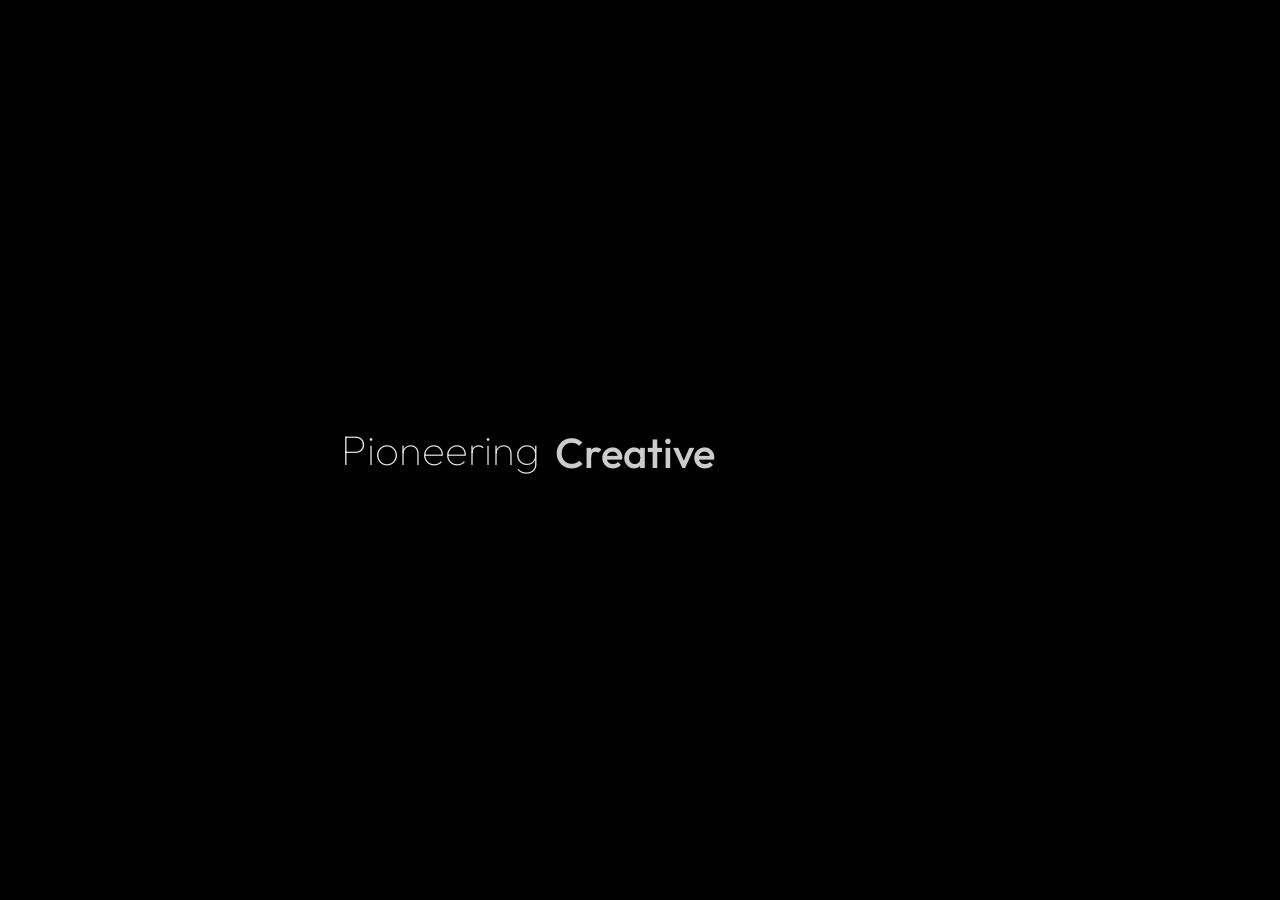
<file: home-2.html>
<!DOCTYPE html>
<html lang="zxx">

<head>

    <meta charset="UTF-8">
    <meta name="viewport" content="width=device-width, initial-scale=1.0">
    <meta http-equiv="X-UA-Compatible" content="ie=edge">

    <!-- bootstrap grid css -->
    <link rel="stylesheet" href="css/plugins/bootstrap-grid.css">
    <!-- font awesome css -->
    <link rel="stylesheet" href="css/plugins/font-awesome.min.css">
    <!-- swiper css -->
    <link rel="stylesheet" href="css/plugins/swiper.min.css">
    <!-- fancybox css -->
    <link rel="stylesheet" href="css/plugins/fancybox.min.css">
    <!-- ashley scss -->
    <link rel="stylesheet" href="css/style.css">
    <!-- page name -->
    <title>Ashley</title>

</head>

<body>

    <!-- wrapper -->
    <div class="mil-wrapper" id="top">

        <!-- cursor -->
        <div class="mil-ball">
            <span class="mil-icon-1">
                <svg viewBox="0 0 128 128">
                    <path d="M106.1,41.9c-1.2-1.2-3.1-1.2-4.2,0c-1.2,1.2-1.2,3.1,0,4.2L116.8,61H11.2l14.9-14.9c1.2-1.2,1.2-3.1,0-4.2	c-1.2-1.2-3.1-1.2-4.2,0l-20,20c-1.2,1.2-1.2,3.1,0,4.2l20,20c0.6,0.6,1.4,0.9,2.1,0.9s1.5-0.3,2.1-0.9c1.2-1.2,1.2-3.1,0-4.2	L11.2,67h105.5l-14.9,14.9c-1.2,1.2-1.2,3.1,0,4.2c0.6,0.6,1.4,0.9,2.1,0.9s1.5-0.3,2.1-0.9l20-20c1.2-1.2,1.2-3.1,0-4.2L106.1,41.9	z" />
                </svg>
            </span>
            <div class="mil-more-text">More</div>
            <div class="mil-choose-text">Сhoose</div>
        </div>
        <!-- cursor end -->

        <!-- preloader -->
        <div class="mil-preloader">
            <div class="mil-preloader-animation">
                <div class="mil-pos-abs mil-animation-1">
                    <p class="mil-h3 mil-muted mil-thin">Pioneering</p>
                    <p class="mil-h3 mil-muted">Creative</p>
                    <p class="mil-h3 mil-muted mil-thin">Excellence</p>
                </div>
                <div class="mil-pos-abs mil-animation-2">
                    <div class="mil-reveal-frame">
                        <p class="mil-reveal-box"></p>
                        <p class="mil-h3 mil-muted mil-thin">ashley.com</p>
                    </div>
                </div>
            </div>
        </div>
        <!-- preloader end -->

        <!-- scrollbar progress -->
        <div class="mil-progress-track">
            <div class="mil-progress"></div>
        </div>
        <!-- scrollbar progress end -->

        <!-- menu -->
        <div class="mil-menu-frame">
            <!-- frame clone -->
            <div class="mil-frame-top">
                <a href="home-1.html" class="mil-logo">A.</a>
                <div class="mil-menu-btn">
                    <span></span>
                </div>
            </div>
            <!-- frame clone end -->
            <div class="container">
                <div class="mil-menu-content">
                    <div class="row">
                        <div class="col-xl-5">

                            <nav class="mil-main-menu" id="swupMenu">
                                <ul>
                                    <li class="mil-has-children mil-active">
                                        <a href="#.">Homepage</a>
                                        <ul>
                                            <li><a href="home-1.html">Landing page</a></li>
                                            <li><a href="home-2.html">Personal</a></li>
                                            <li><a href="portfolio-3.html">Portfolio slider</a></li>
                                        </ul>
                                    </li>
                                    <li class="mil-has-children">
                                        <a href="#.">Portfolio</a>
                                        <ul>
                                            <li><a href="portfolio-1.html">Grid type 1</a></li>
                                            <li><a href="portfolio-2.html">Grid type 2</a></li>
                                            <li><a href="portfolio-3.html">Slider</a></li>
                                        </ul>
                                    </li>
                                    <li class="mil-has-children">
                                        <a href="#.">Services</a>
                                        <ul>
                                            <li><a href="services.html">Services List</a></li>
                                            <li><a href="service.html">Single service</a></li>
                                        </ul>
                                    </li>
                                    <li class="mil-has-children">
                                        <a href="#.">Newsletter</a>
                                        <ul>
                                            <li><a href="blog.html">Blog List</a></li>
                                            <li><a href="publication.html">Publication</a></li>
                                        </ul>
                                    </li>
                                    <li class="mil-has-children">
                                        <a href="#.">Other pages</a>
                                        <ul>
                                            <li><a href="team.html">Team</a></li>
                                            <li><a href="contact.html">Contact</a></li>
                                            <li><a href="404.html">404</a></li>
                                        </ul>
                                    </li>
                                </ul>
                            </nav>

                        </div>
                        <div class="col-xl-7">

                            <div class="mil-menu-right-frame">
                                <div class="mil-animation-in">
                                    <div class="mil-animation-frame">
                                        <div class="mil-animation mil-position-1 mil-scale" data-value-1="2" data-value-2="2"></div>
                                    </div>
                                </div>
                                <div class="mil-menu-right">
                                    <div class="row">
                                        <div class="col-lg-8 mil-mb-60">

                                            <h6 class="mil-muted mil-mb-30">Projects</h6>

                                            <ul class="mil-menu-list">
                                                <li><a href="project-1.html" class="mil-light-soft">Interior design studio</a></li>
                                                <li><a href="project-2.html" class="mil-light-soft">Home Security Camera</a></li>
                                                <li><a href="project-3.html" class="mil-light-soft">Kemia Honest Skincare</a></li>
                                                <li><a href="project-4.html" class="mil-light-soft">Cascade of Lava</a></li>
                                                <li><a href="project-5.html" class="mil-light-soft">Air Pro by Molekule</a></li>
                                                <li><a href="project-6.html" class="mil-light-soft">Tony's Chocolonely</a></li>
                                            </ul>

                                        </div>
                                        <div class="col-lg-4 mil-mb-60">

                                            <h6 class="mil-muted mil-mb-30">Useful links</h6>

                                            <ul class="mil-menu-list">
                                                <li><a href="#." class="mil-light-soft">Privacy Policy</a></li>
                                                <li><a href="#." class="mil-light-soft">Terms and conditions</a></li>
                                                <li><a href="#." class="mil-light-soft">Cookie Policy</a></li>
                                                <li><a href="#." class="mil-light-soft">Careers</a></li>
                                            </ul>

                                        </div>
                                    </div>
                                    <div class="mil-divider mil-mb-60"></div>
                                    <div class="row justify-content-between">

                                        <div class="col-lg-4 mil-mb-60">

                                            <h6 class="mil-muted mil-mb-30">Canada</h6>

                                            <p class="mil-light-soft mil-up">71 South Los Carneros Road, California <span class="mil-no-wrap">+51 174 705 812</span></p>

                                        </div>
                                        <div class="col-lg-4 mil-mb-60">

                                            <h6 class="mil-muted mil-mb-30">Germany</h6>

                                            <p class="mil-light-soft">Leehove 40, 2678 MC De Lier, Netherlands <span class="mil-no-wrap">+31 174 705 811</span></p>

                                        </div>
                                    </div>
                                </div>
                            </div>

                        </div>
                    </div>
                </div>
            </div>
        </div>
        <!-- menu -->

        <!-- curtain -->
        <div class="mil-curtain"></div>
        <!-- curtain end -->

        <!-- frame -->
        <div class="mil-frame">
            <div class="mil-frame-top">
                <a href="home-1.html" class="mil-logo">A.</a>
                <div class="mil-menu-btn">
                    <span></span>
                </div>
            </div>
            <div class="mil-frame-bottom">
                <div class="mil-current-page"></div>
                <div class="mil-back-to-top">
                    <a href="#top" class="mil-link mil-dark mil-arrow-place">
                        <span>Back to top</span>
                    </a>
                </div>
            </div>
        </div>
        <!-- frame end -->

        <!-- content -->
        <div class="mil-content">
            <div id="swupMain" class="mil-main-transition">

                <!-- banner -->
                <section class="mil-banner-personal">

                    <div class="mil-animation-frame">
                        <div class="mil-animation mil-position-4 mil-dark mil-scale" data-value-1="7" data-value-2="1.4" style="right: 25%"></div>
                    </div>

                    <div class="container">
                        <div class="mil-banner-content mil-up">

                            <div class="row align-items-center">
                                <div class="col-lg-6">
                                    <div class="mil-personal-text">
                                        <p class="mil-mb-60">Hello! My name is</p>
                                        <h1 class="mil-mb-60">Ashley <br>Goodman</h1>
                                        <div class="row justify-content-center">
                                            <div class="col-lg-8">

                                                <span class="mil-suptitle mil-suptitle-dark mil-mb-60">Passionately Creating Design Wonders: <br>Unleashing Boundless Creativity</span>

                                                <a href="services.html" class="mil-link mil-dark mil-arrow-place">
                                                    <span>More about me</span>
                                                </a>

                                            </div>
                                        </div>
                                    </div>
                                </div>
                                <div class="col-lg-6">
                                    <div class="mil-portrait-frame">
                                        <img src="img/faces/large/1.png" alt="Portrait">
                                    </div>
                                </div>
                            </div>

                            <div class="mil-banner-panel">
                                <h5>Designing a Better World Today</h5>

                                <div class="mil-right">
                                    <div class="mil-social-frame">
                                        <ul class="mil-social-icons mil-dark">
                                            <li><a href="#." target="_blank" class="social-icon"><i class="far fa-circle"></i></a></li>
                                            <li><a href="#." target="_blank" class="social-icon"><i class="far fa-circle"></i></a></li>
                                            <li><a href="#." target="_blank" class="social-icon"><i class="far fa-circle"></i></a></li>
                                            <li><a href="#." target="_blank" class="social-icon"><i class="far fa-circle"></i></a></li>
                                        </ul>
                                    </div>
                                    <a href="portfolio-3.html" class="mil-button mil-arrow-place">
                                        <span>View pOrtfolio</span>
                                    </a>
                                </div>


                            </div>

                        </div>
                    </div>

                </section>
                <!-- banner end -->

                <!-- hidden elements -->
                <div class="mil-hidden-elements">
                    <div class="mil-dodecahedron">
                        <div class="mil-pentagon">
                            <div></div>
                            <div></div>
                            <div></div>
                            <div></div>
                            <div></div>
                        </div>
                        <div class="mil-pentagon">
                            <div></div>
                            <div></div>
                            <div></div>
                            <div></div>
                            <div></div>
                        </div>
                        <div class="mil-pentagon">
                            <div></div>
                            <div></div>
                            <div></div>
                            <div></div>
                            <div></div>
                        </div>
                        <div class="mil-pentagon">
                            <div></div>
                            <div></div>
                            <div></div>
                            <div></div>
                            <div></div>
                        </div>
                        <div class="mil-pentagon">
                            <div></div>
                            <div></div>
                            <div></div>
                            <div></div>
                            <div></div>
                        </div>
                        <div class="mil-pentagon">
                            <div></div>
                            <div></div>
                            <div></div>
                            <div></div>
                            <div></div>
                        </div>
                        <div class="mil-pentagon">
                            <div></div>
                            <div></div>
                            <div></div>
                            <div></div>
                            <div></div>
                        </div>
                        <div class="mil-pentagon">
                            <div></div>
                            <div></div>
                            <div></div>
                            <div></div>
                            <div></div>
                        </div>
                        <div class="mil-pentagon">
                            <div></div>
                            <div></div>
                            <div></div>
                            <div></div>
                            <div></div>
                        </div>
                        <div class="mil-pentagon">
                            <div></div>
                            <div></div>
                            <div></div>
                            <div></div>
                            <div></div>
                        </div>
                        <div class="mil-pentagon">
                            <div></div>
                            <div></div>
                            <div></div>
                            <div></div>
                            <div></div>
                        </div>
                        <div class="mil-pentagon">
                            <div></div>
                            <div></div>
                            <div></div>
                            <div></div>
                            <div></div>
                        </div>
                    </div>

                    <svg xmlns="http://www.w3.org/2000/svg" viewBox="0 0 24 24" class="mil-arrow">
                        <path d="M 14 5.3417969 C 13.744125 5.3417969 13.487969 5.4412187 13.292969 5.6367188 L 13.207031 5.7226562 C 12.816031 6.1136563 12.816031 6.7467188 13.207031 7.1367188 L 17.070312 11 L 4 11 C 3.448 11 3 11.448 3 12 C 3 12.552 3.448 13 4 13 L 17.070312 13 L 13.207031 16.863281 C 12.816031 17.254281 12.816031 17.887344 13.207031 18.277344 L 13.292969 18.363281 C 13.683969 18.754281 14.317031 18.754281 14.707031 18.363281 L 20.363281 12.707031 C 20.754281 12.316031 20.754281 11.682969 20.363281 11.292969 L 14.707031 5.6367188 C 14.511531 5.4412187 14.255875 5.3417969 14 5.3417969 z" />
                    </svg>

                    <svg width="250" viewBox="0 0 300 1404" fill="none" xmlns="http://www.w3.org/2000/svg" class="mil-lines">
                        <path fill-rule="evenodd" clip-rule="evenodd" d="M1 892L1 941H299V892C299 809.71 232.29 743 150 743C67.7096 743 1 809.71 1 892ZM0 942H300V892C300 809.157 232.843 742 150 742C67.1573 742 0 809.157 0 892L0 942Z" class="mil-move" />
                        <path fill-rule="evenodd" clip-rule="evenodd" d="M299 146V97L1 97V146C1 228.29 67.7096 295 150 295C232.29 295 299 228.29 299 146ZM300 96L0 96V146C0 228.843 67.1573 296 150 296C232.843 296 300 228.843 300 146V96Z" class="mil-move" />
                        <path fill-rule="evenodd" clip-rule="evenodd" d="M299 1H1V1403H299V1ZM0 0V1404H300V0H0Z" />
                        <path fill-rule="evenodd" clip-rule="evenodd" d="M150 -4.37115e-08L150 1404L149 1404L149 0L150 -4.37115e-08Z" />
                        <path fill-rule="evenodd" clip-rule="evenodd" d="M150 1324C232.29 1324 299 1257.29 299 1175C299 1092.71 232.29 1026 150 1026C67.7096 1026 1 1092.71 1 1175C1 1257.29 67.7096 1324 150 1324ZM150 1325C232.843 1325 300 1257.84 300 1175C300 1092.16 232.843 1025 150 1025C67.1573 1025 0 1092.16 0 1175C0 1257.84 67.1573 1325 150 1325Z" class="mil-move" />
                        <path fill-rule="evenodd" clip-rule="evenodd" d="M300 1175H0V1174H300V1175Z" class="mil-move" />
                        <path fill-rule="evenodd" clip-rule="evenodd" d="M150 678C232.29 678 299 611.29 299 529C299 446.71 232.29 380 150 380C67.7096 380 1 446.71 1 529C1 611.29 67.7096 678 150 678ZM150 679C232.843 679 300 611.843 300 529C300 446.157 232.843 379 150 379C67.1573 379 0 446.157 0 529C0 611.843 67.1573 679 150 679Z" class="mil-move" />
                        <path fill-rule="evenodd" clip-rule="evenodd" d="M299 380H1V678H299V380ZM0 379V679H300V379H0Z" class="mil-move" />
                    </svg>
                </div>
                <!-- hidden elements end -->

            </div>
        </div>
        <!-- content -->
    </div>
    <!-- wrapper end -->

    <!-- jQuery js -->
    <script src="js/plugins/jquery.min.js"></script>
    <!-- swup js -->
    <script src="js/plugins/swup.min.js"></script>
    <!-- swiper js -->
    <script src="js/plugins/swiper.min.js"></script>
    <!-- fancybox js -->
    <script src="js/plugins/fancybox.min.js"></script>
    <!-- gsap js -->
    <script src="js/plugins/gsap.min.js"></script>
    <!-- scroll smoother -->
    <script src="js/plugins/smooth-scroll.js"></script>
    <!-- scroll trigger js -->
    <script src="js/plugins/ScrollTrigger.min.js"></script>
    <!-- scroll to js -->
    <script src="js/plugins/ScrollTo.min.js"></script>
    <!-- ashley js -->
    <script src="js/main.js"></script>

</body>

</html>
</file>
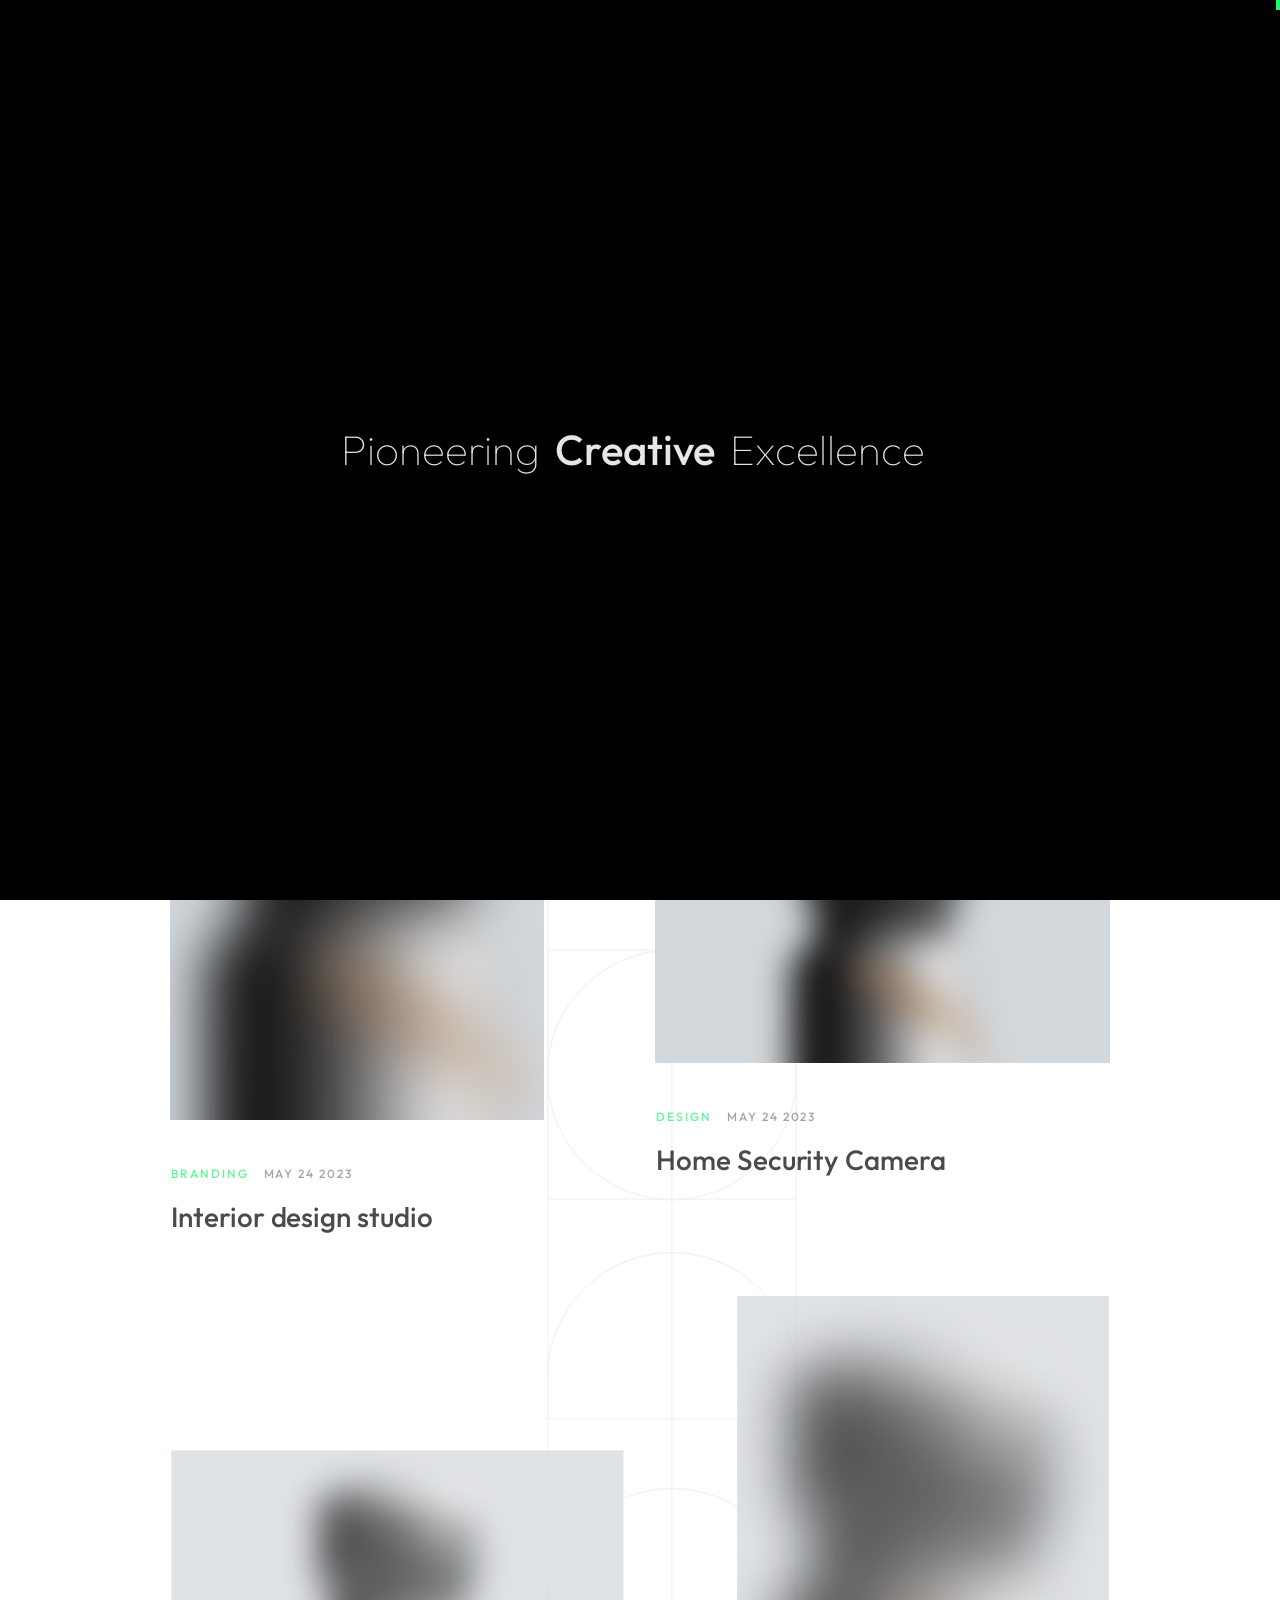
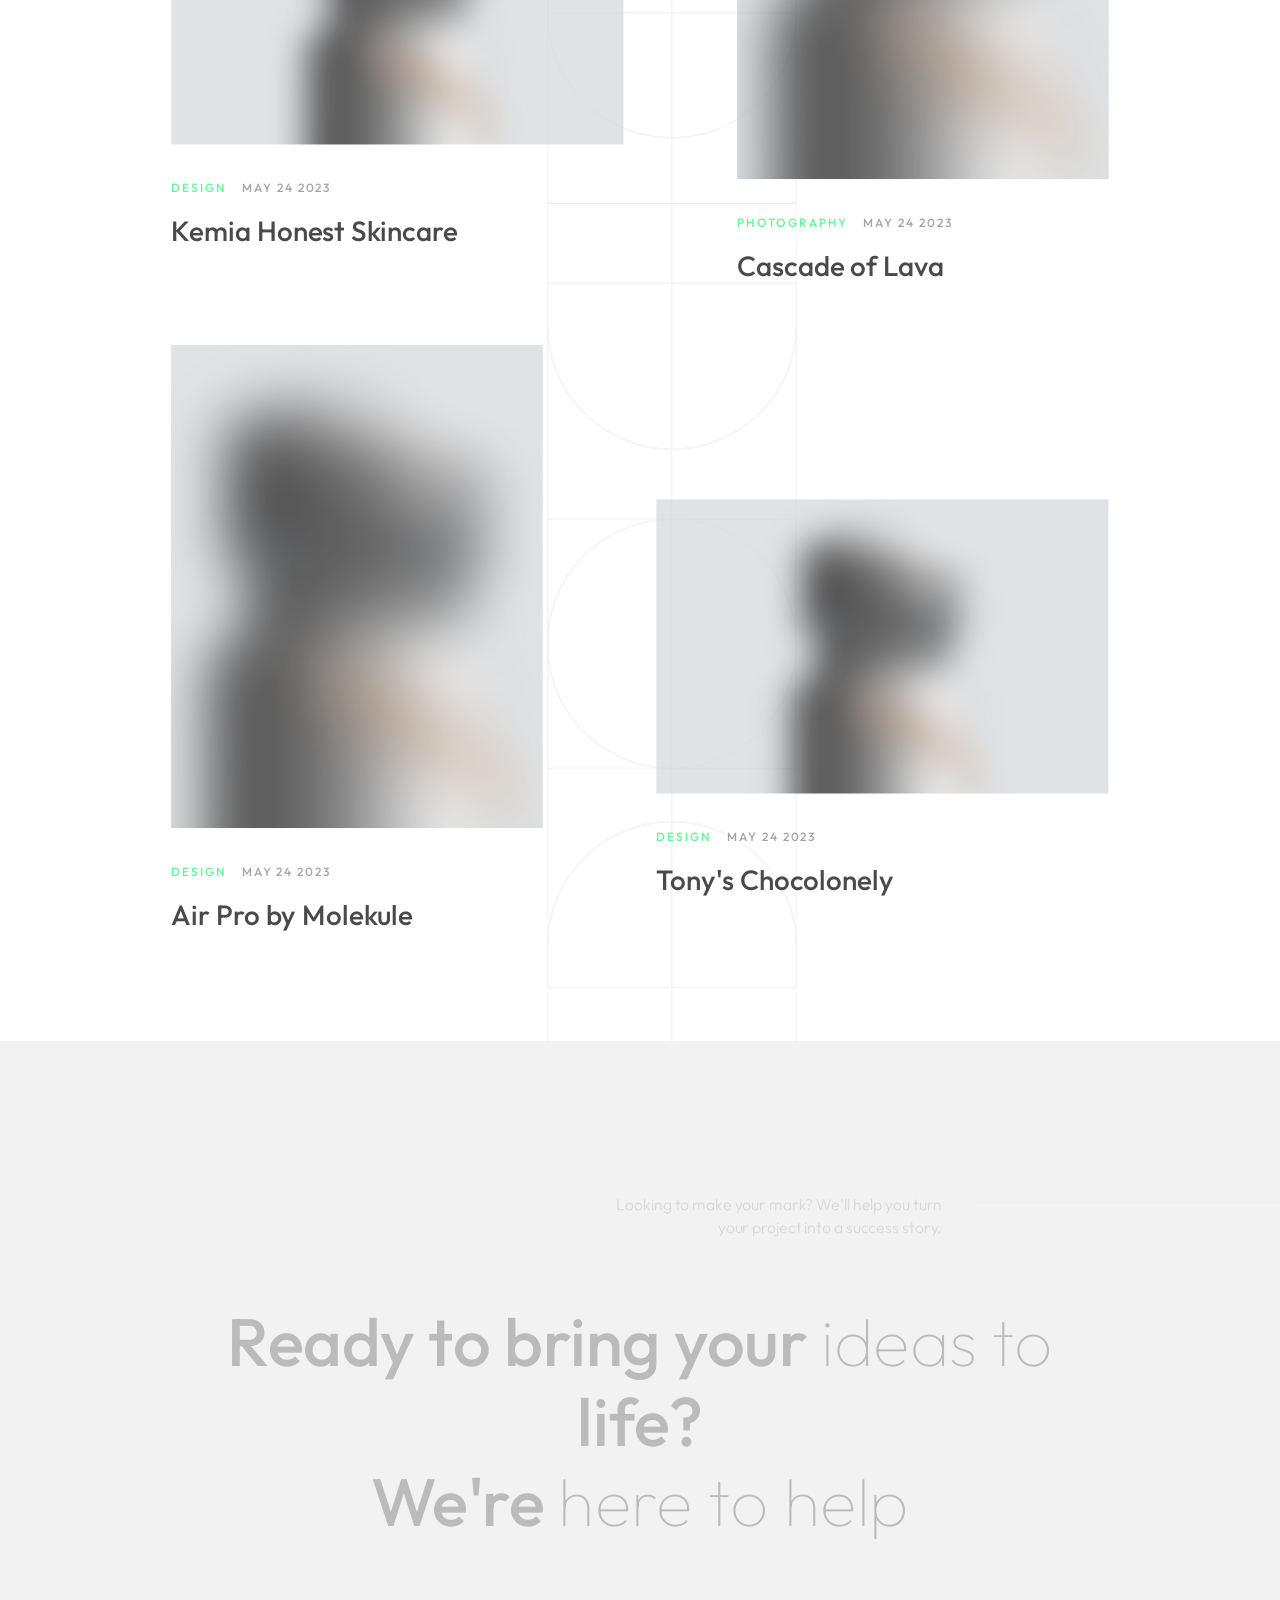
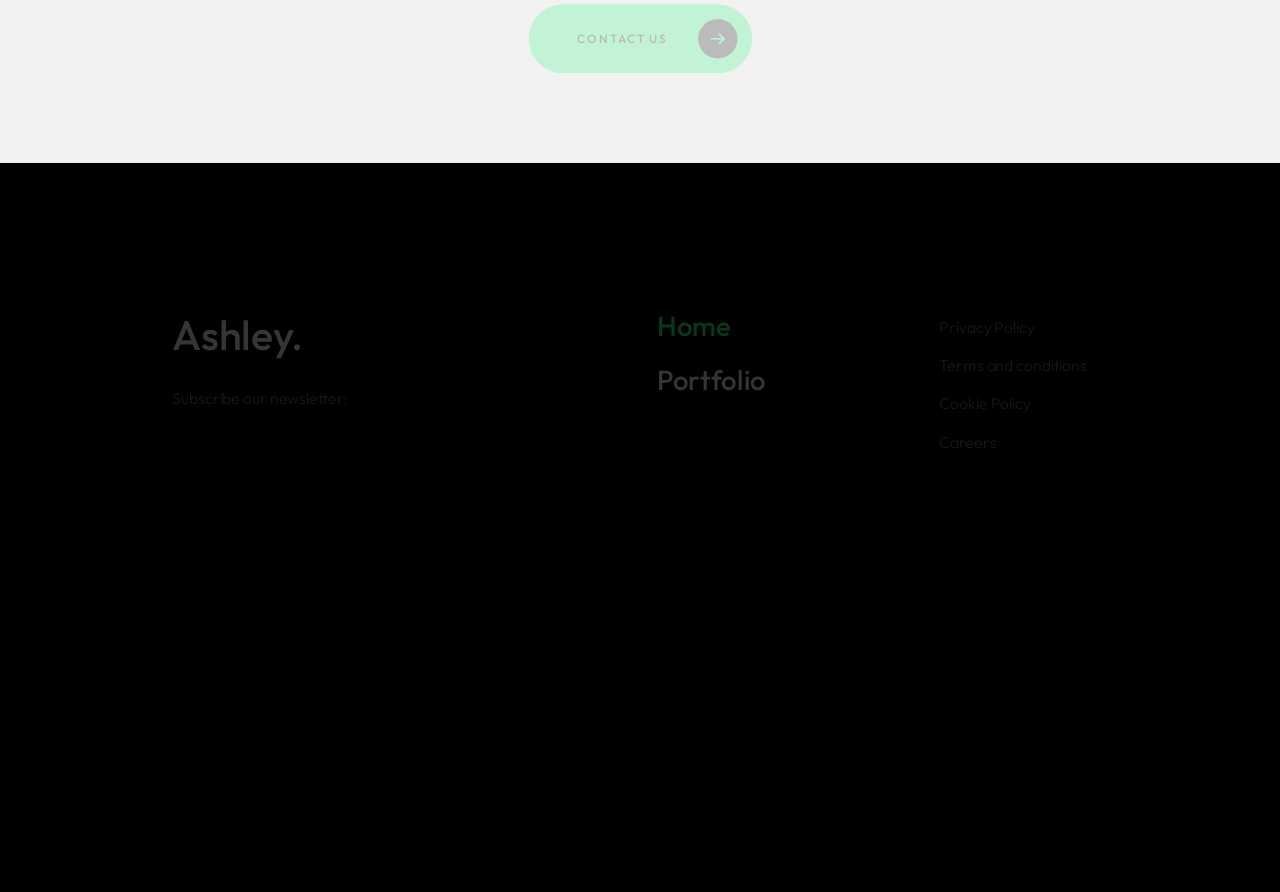
<file: portfolio-1.html>
<!DOCTYPE html>
<html lang="zxx">

<head>

    <meta charset="UTF-8">
    <meta name="viewport" content="width=device-width, initial-scale=1.0">
    <meta http-equiv="X-UA-Compatible" content="ie=edge">

    <!-- bootstrap grid css -->
    <link rel="stylesheet" href="css/plugins/bootstrap-grid.css">
    <!-- font awesome css -->
    <link rel="stylesheet" href="css/plugins/font-awesome.min.css">
    <!-- swiper css -->
    <link rel="stylesheet" href="css/plugins/swiper.min.css">
    <!-- fancybox css -->
    <link rel="stylesheet" href="css/plugins/fancybox.min.css">
    <!-- ashley scss -->
    <link rel="stylesheet" href="css/style.css">
    <!-- page name -->
    <title>Ashley</title>

</head>

<body>

    <!-- wrapper -->
    <div class="mil-wrapper" id="top">

        <!-- cursor -->
        <div class="mil-ball">
            <span class="mil-icon-1">
                <svg viewBox="0 0 128 128">
                    <path d="M106.1,41.9c-1.2-1.2-3.1-1.2-4.2,0c-1.2,1.2-1.2,3.1,0,4.2L116.8,61H11.2l14.9-14.9c1.2-1.2,1.2-3.1,0-4.2	c-1.2-1.2-3.1-1.2-4.2,0l-20,20c-1.2,1.2-1.2,3.1,0,4.2l20,20c0.6,0.6,1.4,0.9,2.1,0.9s1.5-0.3,2.1-0.9c1.2-1.2,1.2-3.1,0-4.2	L11.2,67h105.5l-14.9,14.9c-1.2,1.2-1.2,3.1,0,4.2c0.6,0.6,1.4,0.9,2.1,0.9s1.5-0.3,2.1-0.9l20-20c1.2-1.2,1.2-3.1,0-4.2L106.1,41.9	z" />
                </svg>
            </span>
            <div class="mil-more-text">More</div>
            <div class="mil-choose-text">Сhoose</div>
        </div>
        <!-- cursor end -->

        <!-- preloader -->
        <div class="mil-preloader">
            <div class="mil-preloader-animation">
                <div class="mil-pos-abs mil-animation-1">
                    <p class="mil-h3 mil-muted mil-thin">Pioneering</p>
                    <p class="mil-h3 mil-muted">Creative</p>
                    <p class="mil-h3 mil-muted mil-thin">Excellence</p>
                </div>
                <div class="mil-pos-abs mil-animation-2">
                    <div class="mil-reveal-frame">
                        <p class="mil-reveal-box"></p>
                        <p class="mil-h3 mil-muted mil-thin">ashley.com</p>
                    </div>
                </div>
            </div>
        </div>
        <!-- preloader end -->

        <!-- scrollbar progress -->
        <div class="mil-progress-track">
            <div class="mil-progress"></div>
        </div>
        <!-- scrollbar progress end -->

        <!-- menu -->
        <div class="mil-menu-frame">
            <!-- frame clone -->
            <div class="mil-frame-top">
                <a href="home-1.html" class="mil-logo">A.</a>
                <div class="mil-menu-btn">
                    <span></span>
                </div>
            </div>
            <!-- frame clone end -->
            <div class="container">
                <div class="mil-menu-content">
                    <div class="row">
                        <div class="col-xl-5">

                            <nav class="mil-main-menu" id="swupMenu">
                                <ul>
                                    <li class="mil-has-children">
                                        <a href="#.">Homepage</a>
                                        <ul>
                                            <li><a href="home-1.html">Landing page</a></li>
                                            <li><a href="home-2.html">Personal</a></li>
                                            <li><a href="portfolio-3.html">Portfolio slider</a></li>
                                        </ul>
                                    </li>
                                    <li class="mil-has-children mil-active">
                                        <a href="#.">Portfolio</a>
                                        <ul>
                                            <li><a href="portfolio-1.html">Grid type 1</a></li>
                                            <li><a href="portfolio-2.html">Grid type 2</a></li>
                                            <li><a href="portfolio-3.html">Slider</a></li>
                                        </ul>
                                    </li>
                                    <li class="mil-has-children">
                                        <a href="#.">Services</a>
                                        <ul>
                                            <li><a href="services.html">Services List</a></li>
                                            <li><a href="service.html">Single service</a></li>
                                        </ul>
                                    </li>
                                    <li class="mil-has-children">
                                        <a href="#.">Newsletter</a>
                                        <ul>
                                            <li><a href="blog.html">Blog List</a></li>
                                            <li><a href="publication.html">Publication</a></li>
                                        </ul>
                                    </li>
                                    <li class="mil-has-children">
                                        <a href="#.">Other pages</a>
                                        <ul>
                                            <li><a href="team.html">Team</a></li>
                                            <li><a href="contact.html">Contact</a></li>
                                            <li><a href="404.html">404</a></li>
                                        </ul>
                                    </li>
                                </ul>
                            </nav>

                        </div>
                        <div class="col-xl-7">

                            <div class="mil-menu-right-frame">
                                <div class="mil-animation-in">
                                    <div class="mil-animation-frame">
                                        <div class="mil-animation mil-position-1 mil-scale" data-value-1="2" data-value-2="2"></div>
                                    </div>
                                </div>
                                <div class="mil-menu-right">
                                    <div class="row">
                                        <div class="col-lg-8 mil-mb-60">

                                            <h6 class="mil-muted mil-mb-30">Projects</h6>

                                            <ul class="mil-menu-list">
                                                <li><a href="project-1.html" class="mil-light-soft">Interior design studio</a></li>
                                                <li><a href="project-2.html" class="mil-light-soft">Home Security Camera</a></li>
                                                <li><a href="project-3.html" class="mil-light-soft">Kemia Honest Skincare</a></li>
                                                <li><a href="project-4.html" class="mil-light-soft">Cascade of Lava</a></li>
                                                <li><a href="project-5.html" class="mil-light-soft">Air Pro by Molekule</a></li>
                                                <li><a href="project-6.html" class="mil-light-soft">Tony's Chocolonely</a></li>
                                            </ul>

                                        </div>
                                        <div class="col-lg-4 mil-mb-60">

                                            <h6 class="mil-muted mil-mb-30">Useful links</h6>

                                            <ul class="mil-menu-list">
                                                <li><a href="#." class="mil-light-soft">Privacy Policy</a></li>
                                                <li><a href="#." class="mil-light-soft">Terms and conditions</a></li>
                                                <li><a href="#." class="mil-light-soft">Cookie Policy</a></li>
                                                <li><a href="#." class="mil-light-soft">Careers</a></li>
                                            </ul>

                                        </div>
                                    </div>
                                    <div class="mil-divider mil-mb-60"></div>
                                    <div class="row justify-content-between">

                                        <div class="col-lg-4 mil-mb-60">

                                            <h6 class="mil-muted mil-mb-30">Canada</h6>

                                            <p class="mil-light-soft mil-up">71 South Los Carneros Road, California <span class="mil-no-wrap">+51 174 705 812</span></p>

                                        </div>
                                        <div class="col-lg-4 mil-mb-60">

                                            <h6 class="mil-muted mil-mb-30">Germany</h6>

                                            <p class="mil-light-soft">Leehove 40, 2678 MC De Lier, Netherlands <span class="mil-no-wrap">+31 174 705 811</span></p>

                                        </div>
                                    </div>
                                </div>
                            </div>

                        </div>
                    </div>
                </div>
            </div>
        </div>
        <!-- menu -->

        <!-- curtain -->
        <div class="mil-curtain"></div>
        <!-- curtain end -->

        <!-- frame -->
        <div class="mil-frame">
            <div class="mil-frame-top">
                <a href="home-1.html" class="mil-logo">A.</a>
                <div class="mil-menu-btn">
                    <span></span>
                </div>
            </div>
            <div class="mil-frame-bottom">
                <div class="mil-current-page"></div>
                <div class="mil-back-to-top">
                    <a href="#top" class="mil-link mil-dark mil-arrow-place">
                        <span>Back to top</span>
                    </a>
                </div>
            </div>
        </div>
        <!-- frame end -->

        <!-- content -->
        <div class="mil-content">
            <div id="swupMain" class="mil-main-transition">

                <!-- banner -->
                <div class="mil-inner-banner">
                    <div class="mil-banner-content mil-up">
                        <div class="mil-animation-frame">
                            <div class="mil-animation mil-position-4 mil-dark mil-scale" data-value-1="6" data-value-2="1.4"></div>
                        </div>
                        <div class="container">
                            <ul class="mil-breadcrumbs mil-mb-60">
                                <li><a href="home-1.html">Homepage</a></li>
                                <li><a href="portfolio-1.html">Portfolio</a></li>
                            </ul>
                            <h1 class="mil-mb-60">Designing a <br> Better <span class="mil-thin">World Today</span></h1>
                            <a href="#portfolio" class="mil-link mil-dark mil-arrow-place mil-down-arrow">
                                <span>Our works</span>
                            </a>
                        </div>
                    </div>
                </div>
                <!-- banner end -->

                <!-- portfolio -->
                <section id="portfolio">
                    <div class="container mil-portfolio mil-p-120-60">

                        <div class="mil-lines-place"></div>
                        <div class="mil-lines-place mil-lines-long"></div>

                        <div class="row justify-content-between align-items-center">
                            <div class="col-lg-5">

                                <a href="project-1.html" class="mil-portfolio-item mil-more mil-mb-60">
                                    <div class="mil-cover-frame mil-vert mil-up">
                                        <div class="mil-cover">
                                            <img src="img/works/1.jpg" alt="cover">
                                        </div>
                                    </div>
                                    <div class="mil-descr">
                                        <div class="mil-labels mil-up mil-mb-15">
                                            <div class="mil-label mil-upper mil-accent">Branding</div>
                                            <div class="mil-label mil-upper">may 24 2023</div>
                                        </div>
                                        <h4 class="mil-up">Interior design studio</h4>
                                    </div>
                                </a>

                            </div>
                            <div class="col-lg-6">

                                <a href="project-2.html" class="mil-portfolio-item mil-more mil-parallax mil-mb-60" data-value-1="60" data-value-2="-60">
                                    <div class="mil-cover-frame mil-hori mil-up">
                                        <div class="mil-cover">
                                            <img src="img/works/2.jpg" alt="cover">
                                        </div>
                                    </div>
                                    <div class="mil-descr">
                                        <div class="mil-labels mil-up mil-mb-15">
                                            <div class="mil-label mil-upper mil-accent">Design</div>
                                            <div class="mil-label mil-upper">may 24 2023</div>
                                        </div>
                                        <h4 class="mil-up">Home Security Camera</h4>
                                    </div>
                                </a>

                            </div>
                            <div class="col-lg-6">

                                <a href="project-3.html" class="mil-portfolio-item mil-more mil-parallax mil-mb-60" data-value-1="60" data-value-2="-60">
                                    <div class="mil-cover-frame mil-hori mil-up">
                                        <div class="mil-cover">
                                            <img src="img/works/3.jpg" alt="cover">
                                        </div>
                                    </div>
                                    <div class="mil-descr">
                                        <div class="mil-labels mil-up mil-mb-15">
                                            <div class="mil-label mil-upper mil-accent">Design</div>
                                            <div class="mil-label mil-upper">may 24 2023</div>
                                        </div>
                                        <h4 class="mil-up">Kemia Honest Skincare</h4>
                                    </div>
                                </a>

                            </div>
                            <div class="col-lg-5">

                                <a href="project-4.html" class="mil-portfolio-item mil-more mil-mb-60">
                                    <div class="mil-cover-frame mil-vert mil-up">
                                        <div class="mil-cover">
                                            <img src="img/works/4.jpg" alt="cover">
                                        </div>
                                    </div>
                                    <div class="mil-descr">
                                        <div class="mil-labels mil-up mil-mb-15">
                                            <div class="mil-label mil-upper mil-accent">Photography</div>
                                            <div class="mil-label mil-upper">may 24 2023</div>
                                        </div>
                                        <h4 class="mil-up">Cascade of Lava</h4>
                                    </div>
                                </a>

                            </div>
                            <div class="col-lg-5">

                                <a href="project-5.html" class="mil-portfolio-item mil-more mil-mb-60">
                                    <div class="mil-cover-frame mil-vert mil-up">
                                        <div class="mil-cover">
                                            <img src="img/works/5.jpg" alt="cover">
                                        </div>
                                    </div>
                                    <div class="mil-descr">
                                        <div class="mil-labels mil-up mil-mb-15">
                                            <div class="mil-label mil-upper mil-accent">Design</div>
                                            <div class="mil-label mil-upper">may 24 2023</div>
                                        </div>
                                        <h4 class="mil-up">Air Pro by Molekule</h4>
                                    </div>
                                </a>

                            </div>
                            <div class="col-lg-6">

                                <a href="project-6.html" class="mil-portfolio-item mil-more mil-parallax mil-mb-60" data-value-1="60" data-value-2="-60">
                                    <div class="mil-cover-frame mil-hori mil-up">
                                        <div class="mil-cover">
                                            <img src="img/works/6.jpg" alt="cover">
                                        </div>
                                    </div>
                                    <div class="mil-descr">
                                        <div class="mil-labels mil-up mil-mb-15">
                                            <div class="mil-label mil-upper mil-accent">Design</div>
                                            <div class="mil-label mil-upper">may 24 2023</div>
                                        </div>
                                        <h4 class="mil-up">Tony's Chocolonely</h4>
                                    </div>
                                </a>

                            </div>
                        </div>
                    </div>
                </section>
                <!-- portfolio end -->

                <!-- call to action -->
                <section class="mil-soft-bg">
                    <div class="container mil-p-120-120">
                        <div class="row">
                            <div class="col-lg-10">

                                <span class="mil-suptitle mil-suptitle-right mil-suptitle-dark mil-up">Looking to make your mark? We'll help you turn <br> your project into a success story.</span>

                            </div>
                        </div>
                        <div class="mil-center">
                            <h2 class="mil-up mil-mb-60">Ready to bring your <span class="mil-thin">ideas to</span> life? <br> We're <span class="mil-thin">here to help</span></h2>
                            <div class="mil-up"><a href="contact.html" class="mil-button mil-arrow-place"><span>Contact us</span></a></div>
                        </div>
                    </div>
                </section>
                <!-- call to action end -->

                <!-- footer -->
                <footer class="mil-dark-bg">
                    <div class="mi-invert-fix">
                        <div class="container mil-p-120-60">
                            <div class="row justify-content-between">
                                <div class="col-md-4 col-lg-4 mil-mb-60">

                                    <div class="mil-muted mil-logo mil-up mil-mb-30">Ashley.</div>

                                    <p class="mil-light-soft mil-up mil-mb-30">Subscribe our newsletter:</p>

                                    <form class="mil-subscribe-form mil-up">
                                        <input type="text" placeholder="Enter our email">
                                        <button type="submit" class="mil-button mil-icon-button-sm mil-arrow-place"></button>
                                    </form>

                                </div>
                                <div class="col-md-7 col-lg-6">
                                    <div class="row justify-content-end">
                                        <div class="col-md-6 col-lg-7">

                                            <nav class="mil-footer-menu mil-mb-60">
                                                <ul>
                                                    <li class="mil-up mil-active">
                                                        <a href="home-1.html">Home</a>
                                                    </li>
                                                    <li class="mil-up">
                                                        <a href="portfolio-1.html">Portfolio</a>
                                                    </li>
                                                    <li class="mil-up">
                                                        <a href="services.html">Services</a>
                                                    </li>
                                                    <li class="mil-up">
                                                        <a href="contact.html">Contact</a>
                                                    </li>
                                                    <li class="mil-up">
                                                        <a href="blog.html">Blog</a>
                                                    </li>
                                                </ul>
                                            </nav>

                                        </div>
                                        <div class="col-md-6 col-lg-5">

                                            <ul class="mil-menu-list mil-up mil-mb-60">
                                                <li><a href="#." class="mil-light-soft">Privacy Policy</a></li>
                                                <li><a href="#." class="mil-light-soft">Terms and conditions</a></li>
                                                <li><a href="#." class="mil-light-soft">Cookie Policy</a></li>
                                                <li><a href="#." class="mil-light-soft">Careers</a></li>
                                            </ul>

                                        </div>
                                    </div>
                                </div>
                            </div>

                            <div class="row justify-content-between flex-sm-row-reverse">
                                <div class="col-md-7 col-lg-6">

                                    <div class="row justify-content-between">

                                        <div class="col-md-6 col-lg-5 mil-mb-60">

                                            <h6 class="mil-muted mil-up mil-mb-30">Canada</h6>

                                            <p class="mil-light-soft mil-up">71 South Los Carneros Road, California <span class="mil-no-wrap">+51 174 705 812</span></p>

                                        </div>
                                        <div class="col-md-6 col-lg-5 mil-mb-60">

                                            <h6 class="mil-muted mil-up mil-mb-30">Germany</h6>

                                            <p class="mil-light-soft mil-up">Leehove 40, 2678 MC De Lier, Netherlands <span class="mil-no-wrap">+31 174 705 811</span></p>

                                        </div>
                                    </div>

                                </div>
                                <div class="col-md-4 col-lg-6 mil-mb-60">

                                    <div class="mil-vert-between">
                                        <div class="mil-mb-30">
                                            <ul class="mil-social-icons mil-up">
                                                <li><a href="#." target="_blank" class="social-icon"> <i class="far fa-circle"></i></a></li>
                                                <li><a href="#." target="_blank" class="social-icon"> <i class="far fa-circle"></i></a></li>
                                                <li><a href="#." target="_blank" class="social-icon"> <i class="far fa-circle"></i></a></li>
                                                <li><a href="#." target="_blank" class="social-icon"> <i class="far fa-circle"></i></a></li>
                                            </ul>
                                        </div>
                                        <p class="mil-light-soft mil-up">© Copyright 2023 - Mil. All Rights Reserved.</p>
                                    </div>

                                </div>
                            </div>
                        </div>
                    </div>
                </footer>
                <!-- footer end -->

                <!-- hidden elements -->
                <div class="mil-hidden-elements">
                    <div class="mil-dodecahedron">
                        <div class="mil-pentagon">
                            <div></div>
                            <div></div>
                            <div></div>
                            <div></div>
                            <div></div>
                        </div>
                        <div class="mil-pentagon">
                            <div></div>
                            <div></div>
                            <div></div>
                            <div></div>
                            <div></div>
                        </div>
                        <div class="mil-pentagon">
                            <div></div>
                            <div></div>
                            <div></div>
                            <div></div>
                            <div></div>
                        </div>
                        <div class="mil-pentagon">
                            <div></div>
                            <div></div>
                            <div></div>
                            <div></div>
                            <div></div>
                        </div>
                        <div class="mil-pentagon">
                            <div></div>
                            <div></div>
                            <div></div>
                            <div></div>
                            <div></div>
                        </div>
                        <div class="mil-pentagon">
                            <div></div>
                            <div></div>
                            <div></div>
                            <div></div>
                            <div></div>
                        </div>
                        <div class="mil-pentagon">
                            <div></div>
                            <div></div>
                            <div></div>
                            <div></div>
                            <div></div>
                        </div>
                        <div class="mil-pentagon">
                            <div></div>
                            <div></div>
                            <div></div>
                            <div></div>
                            <div></div>
                        </div>
                        <div class="mil-pentagon">
                            <div></div>
                            <div></div>
                            <div></div>
                            <div></div>
                            <div></div>
                        </div>
                        <div class="mil-pentagon">
                            <div></div>
                            <div></div>
                            <div></div>
                            <div></div>
                            <div></div>
                        </div>
                        <div class="mil-pentagon">
                            <div></div>
                            <div></div>
                            <div></div>
                            <div></div>
                            <div></div>
                        </div>
                        <div class="mil-pentagon">
                            <div></div>
                            <div></div>
                            <div></div>
                            <div></div>
                            <div></div>
                        </div>
                    </div>

                    <svg xmlns="http://www.w3.org/2000/svg" viewBox="0 0 24 24" class="mil-arrow">
                        <path d="M 14 5.3417969 C 13.744125 5.3417969 13.487969 5.4412187 13.292969 5.6367188 L 13.207031 5.7226562 C 12.816031 6.1136563 12.816031 6.7467188 13.207031 7.1367188 L 17.070312 11 L 4 11 C 3.448 11 3 11.448 3 12 C 3 12.552 3.448 13 4 13 L 17.070312 13 L 13.207031 16.863281 C 12.816031 17.254281 12.816031 17.887344 13.207031 18.277344 L 13.292969 18.363281 C 13.683969 18.754281 14.317031 18.754281 14.707031 18.363281 L 20.363281 12.707031 C 20.754281 12.316031 20.754281 11.682969 20.363281 11.292969 L 14.707031 5.6367188 C 14.511531 5.4412187 14.255875 5.3417969 14 5.3417969 z" />
                    </svg>

                    <svg width="250" viewBox="0 0 300 1404" fill="none" xmlns="http://www.w3.org/2000/svg" class="mil-lines">
                        <path fill-rule="evenodd" clip-rule="evenodd" d="M1 892L1 941H299V892C299 809.71 232.29 743 150 743C67.7096 743 1 809.71 1 892ZM0 942H300V892C300 809.157 232.843 742 150 742C67.1573 742 0 809.157 0 892L0 942Z" class="mil-move" />
                        <path fill-rule="evenodd" clip-rule="evenodd" d="M299 146V97L1 97V146C1 228.29 67.7096 295 150 295C232.29 295 299 228.29 299 146ZM300 96L0 96V146C0 228.843 67.1573 296 150 296C232.843 296 300 228.843 300 146V96Z" class="mil-move" />
                        <path fill-rule="evenodd" clip-rule="evenodd" d="M299 1H1V1403H299V1ZM0 0V1404H300V0H0Z" />
                        <path fill-rule="evenodd" clip-rule="evenodd" d="M150 -4.37115e-08L150 1404L149 1404L149 0L150 -4.37115e-08Z" />
                        <path fill-rule="evenodd" clip-rule="evenodd" d="M150 1324C232.29 1324 299 1257.29 299 1175C299 1092.71 232.29 1026 150 1026C67.7096 1026 1 1092.71 1 1175C1 1257.29 67.7096 1324 150 1324ZM150 1325C232.843 1325 300 1257.84 300 1175C300 1092.16 232.843 1025 150 1025C67.1573 1025 0 1092.16 0 1175C0 1257.84 67.1573 1325 150 1325Z" class="mil-move" />
                        <path fill-rule="evenodd" clip-rule="evenodd" d="M300 1175H0V1174H300V1175Z" class="mil-move" />
                        <path fill-rule="evenodd" clip-rule="evenodd" d="M150 678C232.29 678 299 611.29 299 529C299 446.71 232.29 380 150 380C67.7096 380 1 446.71 1 529C1 611.29 67.7096 678 150 678ZM150 679C232.843 679 300 611.843 300 529C300 446.157 232.843 379 150 379C67.1573 379 0 446.157 0 529C0 611.843 67.1573 679 150 679Z" class="mil-move" />
                        <path fill-rule="evenodd" clip-rule="evenodd" d="M299 380H1V678H299V380ZM0 379V679H300V379H0Z" class="mil-move" />
                    </svg>
                </div>
                <!-- hidden elements end -->

            </div>
        </div>
        <!-- content -->
    </div>
    <!-- wrapper end -->

    <!-- jQuery js -->
    <script src="js/plugins/jquery.min.js"></script>
    <!-- swup js -->
    <script src="js/plugins/swup.min.js"></script>
    <!-- swiper js -->
    <script src="js/plugins/swiper.min.js"></script>
    <!-- fancybox js -->
    <script src="js/plugins/fancybox.min.js"></script>
    <!-- gsap js -->
    <script src="js/plugins/gsap.min.js"></script>
    <!-- scroll smoother -->
    <script src="js/plugins/smooth-scroll.js"></script>
    <!-- scroll trigger js -->
    <script src="js/plugins/ScrollTrigger.min.js"></script>
    <!-- scroll to js -->
    <script src="js/plugins/ScrollTo.min.js"></script>
    <!-- ashley js -->
    <script src="js/main.js"></script>

</body>

</html>
</file>
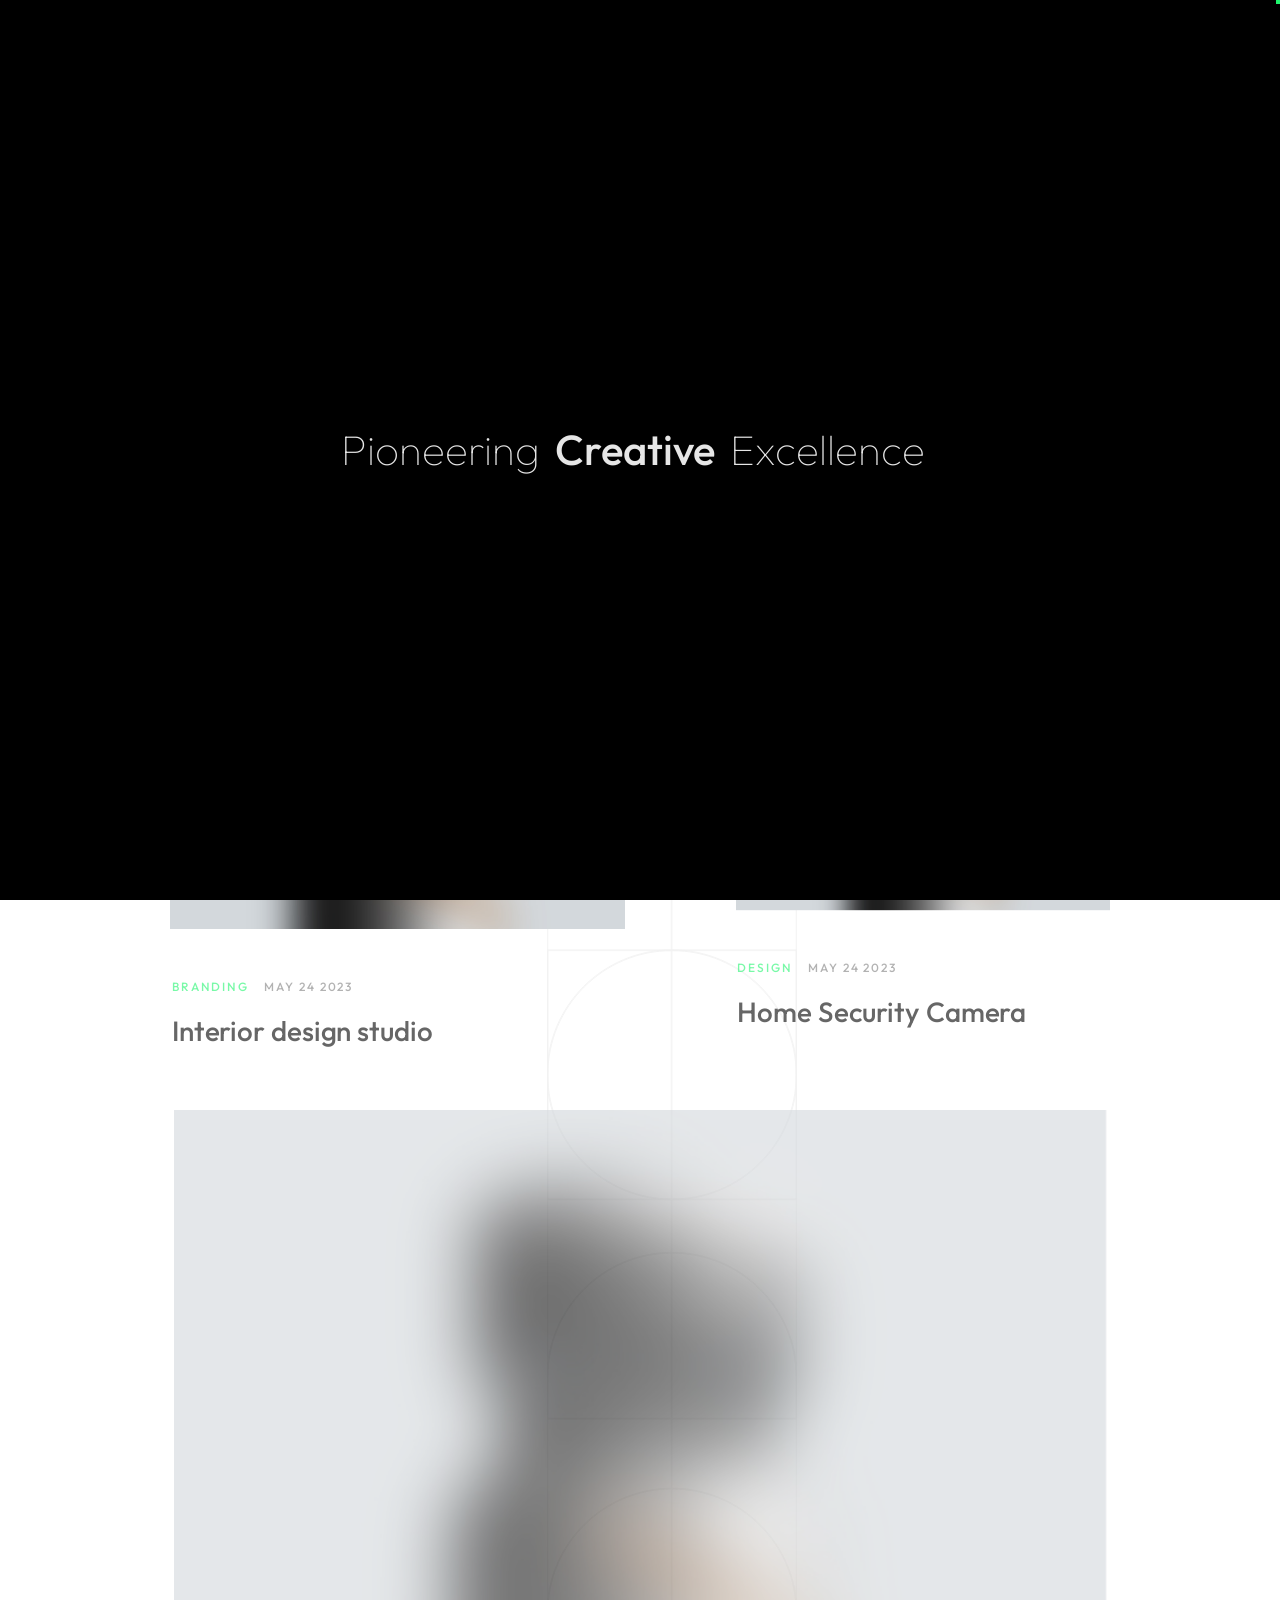
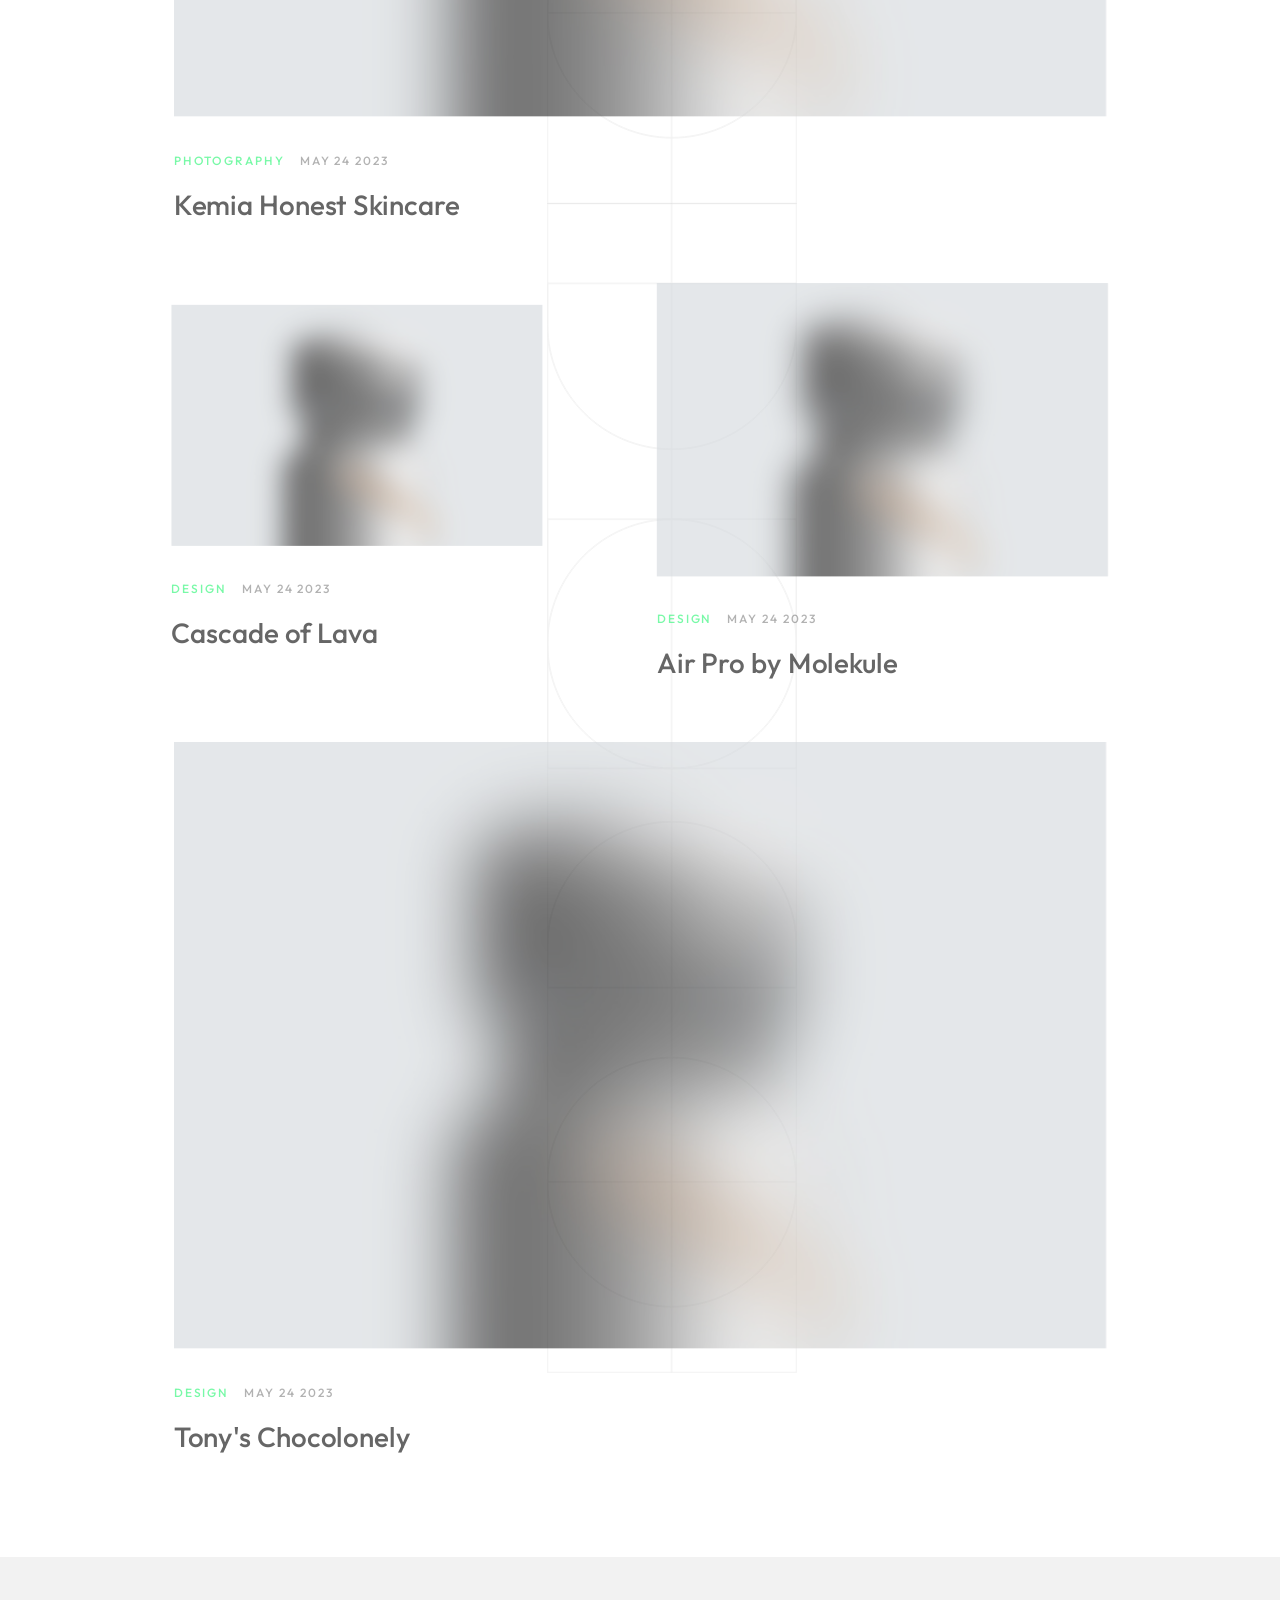
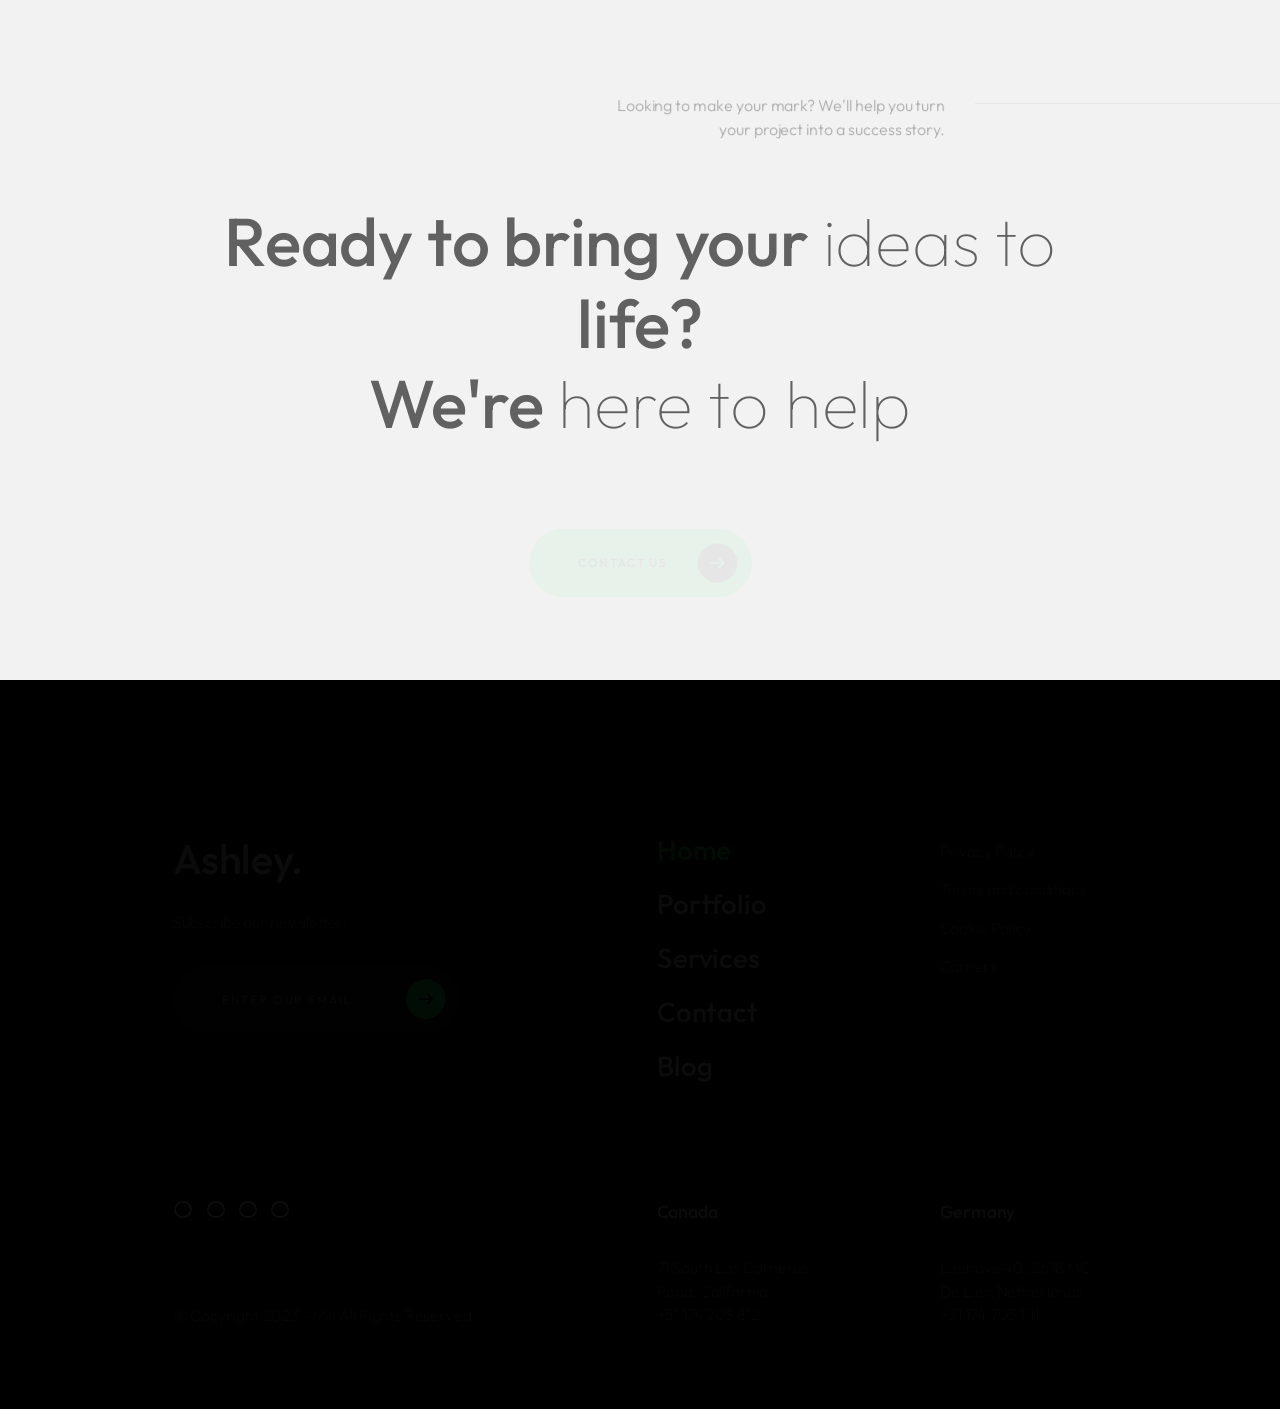
<file: portfolio-2.html>
<!DOCTYPE html>
<html lang="zxx">

<head>

    <meta charset="UTF-8">
    <meta name="viewport" content="width=device-width, initial-scale=1.0">
    <meta http-equiv="X-UA-Compatible" content="ie=edge">

    <!-- bootstrap grid css -->
    <link rel="stylesheet" href="css/plugins/bootstrap-grid.css">
    <!-- font awesome css -->
    <link rel="stylesheet" href="css/plugins/font-awesome.min.css">
    <!-- swiper css -->
    <link rel="stylesheet" href="css/plugins/swiper.min.css">
    <!-- fancybox css -->
    <link rel="stylesheet" href="css/plugins/fancybox.min.css">
    <!-- ashley scss -->
    <link rel="stylesheet" href="css/style.css">
    <!-- page name -->
    <title>Ashley</title>

</head>

<body>

    <!-- wrapper -->
    <div class="mil-wrapper" id="top">

        <!-- cursor -->
        <div class="mil-ball">
            <span class="mil-icon-1">
                <svg viewBox="0 0 128 128">
                    <path d="M106.1,41.9c-1.2-1.2-3.1-1.2-4.2,0c-1.2,1.2-1.2,3.1,0,4.2L116.8,61H11.2l14.9-14.9c1.2-1.2,1.2-3.1,0-4.2	c-1.2-1.2-3.1-1.2-4.2,0l-20,20c-1.2,1.2-1.2,3.1,0,4.2l20,20c0.6,0.6,1.4,0.9,2.1,0.9s1.5-0.3,2.1-0.9c1.2-1.2,1.2-3.1,0-4.2	L11.2,67h105.5l-14.9,14.9c-1.2,1.2-1.2,3.1,0,4.2c0.6,0.6,1.4,0.9,2.1,0.9s1.5-0.3,2.1-0.9l20-20c1.2-1.2,1.2-3.1,0-4.2L106.1,41.9	z" />
                </svg>
            </span>
            <div class="mil-more-text">More</div>
            <div class="mil-choose-text">Сhoose</div>
        </div>
        <!-- cursor end -->

        <!-- preloader -->
        <div class="mil-preloader">
            <div class="mil-preloader-animation">
                <div class="mil-pos-abs mil-animation-1">
                    <p class="mil-h3 mil-muted mil-thin">Pioneering</p>
                    <p class="mil-h3 mil-muted">Creative</p>
                    <p class="mil-h3 mil-muted mil-thin">Excellence</p>
                </div>
                <div class="mil-pos-abs mil-animation-2">
                    <div class="mil-reveal-frame">
                        <p class="mil-reveal-box"></p>
                        <p class="mil-h3 mil-muted mil-thin">ashley.com</p>
                    </div>
                </div>
            </div>
        </div>
        <!-- preloader end -->

        <!-- scrollbar progress -->
        <div class="mil-progress-track">
            <div class="mil-progress"></div>
        </div>
        <!-- scrollbar progress end -->

        <!-- menu -->
        <div class="mil-menu-frame">
            <!-- frame clone -->
            <div class="mil-frame-top">
                <a href="home-1.html" class="mil-logo">A.</a>
                <div class="mil-menu-btn">
                    <span></span>
                </div>
            </div>
            <!-- frame clone end -->
            <div class="container">
                <div class="mil-menu-content">
                    <div class="row">
                        <div class="col-xl-5">

                            <nav class="mil-main-menu" id="swupMenu">
                                <ul>
                                    <li class="mil-has-children">
                                        <a href="#.">Homepage</a>
                                        <ul>
                                            <li><a href="home-1.html">Landing page</a></li>
                                            <li><a href="home-2.html">Personal</a></li>
                                            <li><a href="portfolio-3.html">Portfolio slider</a></li>
                                        </ul>
                                    </li>
                                    <li class="mil-has-children mil-active">
                                        <a href="#.">Portfolio</a>
                                        <ul>
                                            <li><a href="portfolio-1.html">Grid type 1</a></li>
                                            <li><a href="portfolio-2.html">Grid type 2</a></li>
                                            <li><a href="portfolio-3.html">Slider</a></li>
                                        </ul>
                                    </li>
                                    <li class="mil-has-children">
                                        <a href="#.">Services</a>
                                        <ul>
                                            <li><a href="services.html">Services List</a></li>
                                            <li><a href="service.html">Single service</a></li>
                                        </ul>
                                    </li>
                                    <li class="mil-has-children">
                                        <a href="#.">Newsletter</a>
                                        <ul>
                                            <li><a href="blog.html">Blog List</a></li>
                                            <li><a href="publication.html">Publication</a></li>
                                        </ul>
                                    </li>
                                    <li class="mil-has-children">
                                        <a href="#.">Other pages</a>
                                        <ul>
                                            <li><a href="team.html">Team</a></li>
                                            <li><a href="contact.html">Contact</a></li>
                                            <li><a href="404.html">404</a></li>
                                        </ul>
                                    </li>
                                </ul>
                            </nav>

                        </div>
                        <div class="col-xl-7">

                            <div class="mil-menu-right-frame">
                                <div class="mil-animation-in">
                                    <div class="mil-animation-frame">
                                        <div class="mil-animation mil-position-1 mil-scale" data-value-1="2" data-value-2="2"></div>
                                    </div>
                                </div>
                                <div class="mil-menu-right">
                                    <div class="row">
                                        <div class="col-lg-8 mil-mb-60">

                                            <h6 class="mil-muted mil-mb-30">Projects</h6>

                                            <ul class="mil-menu-list">
                                                <li><a href="project-1.html" class="mil-light-soft">Interior design studio</a></li>
                                                <li><a href="project-2.html" class="mil-light-soft">Home Security Camera</a></li>
                                                <li><a href="project-3.html" class="mil-light-soft">Kemia Honest Skincare</a></li>
                                                <li><a href="project-4.html" class="mil-light-soft">Cascade of Lava</a></li>
                                                <li><a href="project-5.html" class="mil-light-soft">Air Pro by Molekule</a></li>
                                                <li><a href="project-6.html" class="mil-light-soft">Tony's Chocolonely</a></li>
                                            </ul>

                                        </div>
                                        <div class="col-lg-4 mil-mb-60">

                                            <h6 class="mil-muted mil-mb-30">Useful links</h6>

                                            <ul class="mil-menu-list">
                                                <li><a href="#." class="mil-light-soft">Privacy Policy</a></li>
                                                <li><a href="#." class="mil-light-soft">Terms and conditions</a></li>
                                                <li><a href="#." class="mil-light-soft">Cookie Policy</a></li>
                                                <li><a href="#." class="mil-light-soft">Careers</a></li>
                                            </ul>

                                        </div>
                                    </div>
                                    <div class="mil-divider mil-mb-60"></div>
                                    <div class="row justify-content-between">

                                        <div class="col-lg-4 mil-mb-60">

                                            <h6 class="mil-muted mil-mb-30">Canada</h6>

                                            <p class="mil-light-soft mil-up">71 South Los Carneros Road, California <span class="mil-no-wrap">+51 174 705 812</span></p>

                                        </div>
                                        <div class="col-lg-4 mil-mb-60">

                                            <h6 class="mil-muted mil-mb-30">Germany</h6>

                                            <p class="mil-light-soft">Leehove 40, 2678 MC De Lier, Netherlands <span class="mil-no-wrap">+31 174 705 811</span></p>

                                        </div>
                                    </div>
                                </div>
                            </div>

                        </div>
                    </div>
                </div>
            </div>
        </div>
        <!-- menu -->

        <!-- curtain -->
        <div class="mil-curtain"></div>
        <!-- curtain end -->

        <!-- frame -->
        <div class="mil-frame">
            <div class="mil-frame-top">
                <a href="home-1.html" class="mil-logo">A.</a>
                <div class="mil-menu-btn">
                    <span></span>
                </div>
            </div>
            <div class="mil-frame-bottom">
                <div class="mil-current-page"></div>
                <div class="mil-back-to-top">
                    <a href="#top" class="mil-link mil-dark mil-arrow-place">
                        <span>Back to top</span>
                    </a>
                </div>
            </div>
        </div>
        <!-- frame end -->

        <!-- content -->
        <div class="mil-content">
            <div id="swupMain" class="mil-main-transition">

                <!-- banner -->
                <div class="mil-inner-banner">
                    <div class="mil-banner-content mil-up">
                        <div class="mil-animation-frame">
                            <div class="mil-animation mil-position-4 mil-dark mil-scale" data-value-1="6" data-value-2="1.4"></div>
                        </div>
                        <div class="container">
                            <ul class="mil-breadcrumbs mil-mb-60">
                                <li><a href="home-1.html">Homepage</a></li>
                                <li><a href="portfolio-2.html">Portfolio</a></li>
                            </ul>
                            <h1 class="mil-mb-60">Designing a <br> Better <span class="mil-thin">World Today</span></h1>
                            <a href="#portfolio" class="mil-link mil-dark mil-arrow-place mil-down-arrow">
                                <span>Our works</span>
                            </a>
                        </div>
                    </div>
                </div>
                <!-- banner end -->

                <!-- portfolio -->
                <section id="portfolio">
                    <div class="container mil-portfolio mil-p-120-60">

                        <div class="mil-lines-place"></div>
                        <div class="mil-lines-place mil-lines-long"></div>

                        <div class="row justify-content-between align-items-end">
                            <div class="col-lg-6">

                                <a href="portfolio-1.html" class="mil-portfolio-item mil-more mil-mb-60">
                                    <div class="mil-cover-frame mil-hori mil-up">
                                        <div class="mil-cover mil-scale" data-value-1="1.2" data-value-2="1">
                                            <img src="img/works/1.jpg" alt="cover">
                                        </div>
                                    </div>
                                    <div class="mil-descr">
                                        <div class="mil-labels mil-up mil-mb-15">
                                            <div class="mil-label mil-upper mil-accent">Branding</div>
                                            <div class="mil-label mil-upper">may 24 2023</div>
                                        </div>
                                        <h4 class="mil-up">Interior design studio</h4>
                                    </div>
                                </a>

                            </div>
                            <div class="col-lg-5">

                                <a href="project-2.html" class="mil-portfolio-item mil-more mil-parallax mil-mb-60" data-value-1="-30" data-value-2="0">
                                    <div class="mil-cover-frame mil-hori mil-up">
                                        <div class="mil-cover">
                                            <img src="img/works/2.jpg" alt="cover">
                                        </div>
                                    </div>
                                    <div class="mil-descr">
                                        <div class="mil-labels mil-up mil-mb-15">
                                            <div class="mil-label mil-upper mil-accent">Design</div>
                                            <div class="mil-label mil-upper">may 24 2023</div>
                                        </div>
                                        <h4 class="mil-up">Home Security Camera</h4>
                                    </div>
                                </a>

                            </div>
                            <div class="col-lg-12">

                                <a href="project-3.html" class="mil-portfolio-item mil-more mil-mb-60">
                                    <div class="mil-cover-frame mil-hori mil-up">
                                        <div class="mil-cover">
                                            <img src="img/works/3.jpg" alt="cover">
                                        </div>
                                    </div>
                                    <div class="mil-descr">
                                        <div class="mil-labels mil-up mil-mb-15">
                                            <div class="mil-label mil-upper mil-accent">Photography</div>
                                            <div class="mil-label mil-upper">may 24 2023</div>
                                        </div>
                                        <h4 class="mil-up">Kemia Honest Skincare</h4>
                                    </div>
                                </a>

                            </div>
                            <div class="col-lg-5">

                                <a href="project-4.html" class="mil-portfolio-item mil-more mil-parallax mil-mb-60" data-value-1="-30" data-value-2="0">
                                    <div class="mil-cover-frame mil-hori mil-up">
                                        <div class="mil-cover">
                                            <img src="img/works/4.jpg" alt="cover">
                                        </div>
                                    </div>
                                    <div class="mil-descr">
                                        <div class="mil-labels mil-up mil-mb-15">
                                            <div class="mil-label mil-upper mil-accent">Design</div>
                                            <div class="mil-label mil-upper">may 24 2023</div>
                                        </div>
                                        <h4 class="mil-up">Cascade of Lava</h4>
                                    </div>
                                </a>

                            </div>
                            <div class="col-lg-6">

                                <a href="project-5.html" class="mil-portfolio-item mil-more mil-mb-60">
                                    <div class="mil-cover-frame mil-hori mil-up">
                                        <div class="mil-cover">
                                            <img src="img/works/5.jpg" alt="cover">
                                        </div>
                                    </div>
                                    <div class="mil-descr">
                                        <div class="mil-labels mil-up mil-mb-15">
                                            <div class="mil-label mil-upper mil-accent">Design</div>
                                            <div class="mil-label mil-upper">may 24 2023</div>
                                        </div>
                                        <h4 class="mil-up">Air Pro by Molekule</h4>
                                    </div>
                                </a>

                            </div>
                            <div class="col-lg-12">

                                <a href="project-6.html" class="mil-portfolio-item mil-more mil-mb-60">
                                    <div class="mil-cover-frame mil-hori mil-up">
                                        <div class="mil-cover">
                                            <img src="img/works/6.jpg" alt="cover">
                                        </div>
                                    </div>
                                    <div class="mil-descr">
                                        <div class="mil-labels mil-up mil-mb-15">
                                            <div class="mil-label mil-upper mil-accent">Design</div>
                                            <div class="mil-label mil-upper">may 24 2023</div>
                                        </div>
                                        <h4 class="mil-up">Tony's Chocolonely</h4>
                                    </div>
                                </a>

                            </div>
                        </div>
                    </div>
                </section>
                <!-- portfolio end -->

                <!-- call to action -->
                <section class="mil-soft-bg">
                    <div class="container mil-p-120-120">
                        <div class="row">
                            <div class="col-lg-10">

                                <span class="mil-suptitle mil-suptitle-right mil-suptitle-dark mil-up">Looking to make your mark? We'll help you turn <br> your project into a success story.</span>

                            </div>
                        </div>
                        <div class="mil-center">
                            <h2 class="mil-up mil-mb-60">Ready to bring your <span class="mil-thin">ideas to</span> life? <br> We're <span class="mil-thin">here to help</span></h2>
                            <div class="mil-up"><a href="contact.html" class="mil-button mil-arrow-place"><span>Contact us</span></a></div>
                        </div>
                    </div>
                </section>
                <!-- call to action end -->

                <!-- footer -->
                <footer class="mil-dark-bg">
                    <div class="mi-invert-fix">
                        <div class="container mil-p-120-60">
                            <div class="row justify-content-between">
                                <div class="col-md-4 col-lg-4 mil-mb-60">

                                    <div class="mil-muted mil-logo mil-up mil-mb-30">Ashley.</div>

                                    <p class="mil-light-soft mil-up mil-mb-30">Subscribe our newsletter:</p>

                                    <form class="mil-subscribe-form mil-up">
                                        <input type="text" placeholder="Enter our email">
                                        <button type="submit" class="mil-button mil-icon-button-sm mil-arrow-place"></button>
                                    </form>

                                </div>
                                <div class="col-md-7 col-lg-6">
                                    <div class="row justify-content-end">
                                        <div class="col-md-6 col-lg-7">

                                            <nav class="mil-footer-menu mil-mb-60">
                                                <ul>
                                                    <li class="mil-up mil-active">
                                                        <a href="home-1.html">Home</a>
                                                    </li>
                                                    <li class="mil-up">
                                                        <a href="portfolio-1.html">Portfolio</a>
                                                    </li>
                                                    <li class="mil-up">
                                                        <a href="services.html">Services</a>
                                                    </li>
                                                    <li class="mil-up">
                                                        <a href="contact.html">Contact</a>
                                                    </li>
                                                    <li class="mil-up">
                                                        <a href="blog.html">Blog</a>
                                                    </li>
                                                </ul>
                                            </nav>

                                        </div>
                                        <div class="col-md-6 col-lg-5">

                                            <ul class="mil-menu-list mil-up mil-mb-60">
                                                <li><a href="#." class="mil-light-soft">Privacy Policy</a></li>
                                                <li><a href="#." class="mil-light-soft">Terms and conditions</a></li>
                                                <li><a href="#." class="mil-light-soft">Cookie Policy</a></li>
                                                <li><a href="#." class="mil-light-soft">Careers</a></li>
                                            </ul>

                                        </div>
                                    </div>
                                </div>
                            </div>

                            <div class="row justify-content-between flex-sm-row-reverse">
                                <div class="col-md-7 col-lg-6">

                                    <div class="row justify-content-between">

                                        <div class="col-md-6 col-lg-5 mil-mb-60">

                                            <h6 class="mil-muted mil-up mil-mb-30">Canada</h6>

                                            <p class="mil-light-soft mil-up">71 South Los Carneros Road, California <span class="mil-no-wrap">+51 174 705 812</span></p>

                                        </div>
                                        <div class="col-md-6 col-lg-5 mil-mb-60">

                                            <h6 class="mil-muted mil-up mil-mb-30">Germany</h6>

                                            <p class="mil-light-soft mil-up">Leehove 40, 2678 MC De Lier, Netherlands <span class="mil-no-wrap">+31 174 705 811</span></p>

                                        </div>
                                    </div>

                                </div>
                                <div class="col-md-4 col-lg-6 mil-mb-60">

                                    <div class="mil-vert-between">
                                        <div class="mil-mb-30">
                                            <ul class="mil-social-icons mil-up">
                                                <li><a href="#." target="_blank" class="social-icon"> <i class="far fa-circle"></i></a></li>
                                                <li><a href="#." target="_blank" class="social-icon"> <i class="far fa-circle"></i></a></li>
                                                <li><a href="#." target="_blank" class="social-icon"> <i class="far fa-circle"></i></a></li>
                                                <li><a href="#." target="_blank" class="social-icon"> <i class="far fa-circle"></i></a></li>
                                            </ul>
                                        </div>
                                        <p class="mil-light-soft mil-up">© Copyright 2023 - Mil. All Rights Reserved.</p>
                                    </div>

                                </div>
                            </div>
                        </div>
                    </div>
                </footer>
                <!-- footer end -->

                <!-- hidden elements -->
                <div class="mil-hidden-elements">
                    <div class="mil-dodecahedron">
                        <div class="mil-pentagon">
                            <div></div>
                            <div></div>
                            <div></div>
                            <div></div>
                            <div></div>
                        </div>
                        <div class="mil-pentagon">
                            <div></div>
                            <div></div>
                            <div></div>
                            <div></div>
                            <div></div>
                        </div>
                        <div class="mil-pentagon">
                            <div></div>
                            <div></div>
                            <div></div>
                            <div></div>
                            <div></div>
                        </div>
                        <div class="mil-pentagon">
                            <div></div>
                            <div></div>
                            <div></div>
                            <div></div>
                            <div></div>
                        </div>
                        <div class="mil-pentagon">
                            <div></div>
                            <div></div>
                            <div></div>
                            <div></div>
                            <div></div>
                        </div>
                        <div class="mil-pentagon">
                            <div></div>
                            <div></div>
                            <div></div>
                            <div></div>
                            <div></div>
                        </div>
                        <div class="mil-pentagon">
                            <div></div>
                            <div></div>
                            <div></div>
                            <div></div>
                            <div></div>
                        </div>
                        <div class="mil-pentagon">
                            <div></div>
                            <div></div>
                            <div></div>
                            <div></div>
                            <div></div>
                        </div>
                        <div class="mil-pentagon">
                            <div></div>
                            <div></div>
                            <div></div>
                            <div></div>
                            <div></div>
                        </div>
                        <div class="mil-pentagon">
                            <div></div>
                            <div></div>
                            <div></div>
                            <div></div>
                            <div></div>
                        </div>
                        <div class="mil-pentagon">
                            <div></div>
                            <div></div>
                            <div></div>
                            <div></div>
                            <div></div>
                        </div>
                        <div class="mil-pentagon">
                            <div></div>
                            <div></div>
                            <div></div>
                            <div></div>
                            <div></div>
                        </div>
                    </div>

                    <svg xmlns="http://www.w3.org/2000/svg" viewBox="0 0 24 24" class="mil-arrow">
                        <path d="M 14 5.3417969 C 13.744125 5.3417969 13.487969 5.4412187 13.292969 5.6367188 L 13.207031 5.7226562 C 12.816031 6.1136563 12.816031 6.7467188 13.207031 7.1367188 L 17.070312 11 L 4 11 C 3.448 11 3 11.448 3 12 C 3 12.552 3.448 13 4 13 L 17.070312 13 L 13.207031 16.863281 C 12.816031 17.254281 12.816031 17.887344 13.207031 18.277344 L 13.292969 18.363281 C 13.683969 18.754281 14.317031 18.754281 14.707031 18.363281 L 20.363281 12.707031 C 20.754281 12.316031 20.754281 11.682969 20.363281 11.292969 L 14.707031 5.6367188 C 14.511531 5.4412187 14.255875 5.3417969 14 5.3417969 z" />
                    </svg>

                    <svg width="250" viewBox="0 0 300 1404" fill="none" xmlns="http://www.w3.org/2000/svg" class="mil-lines">
                        <path fill-rule="evenodd" clip-rule="evenodd" d="M1 892L1 941H299V892C299 809.71 232.29 743 150 743C67.7096 743 1 809.71 1 892ZM0 942H300V892C300 809.157 232.843 742 150 742C67.1573 742 0 809.157 0 892L0 942Z" class="mil-move" />
                        <path fill-rule="evenodd" clip-rule="evenodd" d="M299 146V97L1 97V146C1 228.29 67.7096 295 150 295C232.29 295 299 228.29 299 146ZM300 96L0 96V146C0 228.843 67.1573 296 150 296C232.843 296 300 228.843 300 146V96Z" class="mil-move" />
                        <path fill-rule="evenodd" clip-rule="evenodd" d="M299 1H1V1403H299V1ZM0 0V1404H300V0H0Z" />
                        <path fill-rule="evenodd" clip-rule="evenodd" d="M150 -4.37115e-08L150 1404L149 1404L149 0L150 -4.37115e-08Z" />
                        <path fill-rule="evenodd" clip-rule="evenodd" d="M150 1324C232.29 1324 299 1257.29 299 1175C299 1092.71 232.29 1026 150 1026C67.7096 1026 1 1092.71 1 1175C1 1257.29 67.7096 1324 150 1324ZM150 1325C232.843 1325 300 1257.84 300 1175C300 1092.16 232.843 1025 150 1025C67.1573 1025 0 1092.16 0 1175C0 1257.84 67.1573 1325 150 1325Z" class="mil-move" />
                        <path fill-rule="evenodd" clip-rule="evenodd" d="M300 1175H0V1174H300V1175Z" class="mil-move" />
                        <path fill-rule="evenodd" clip-rule="evenodd" d="M150 678C232.29 678 299 611.29 299 529C299 446.71 232.29 380 150 380C67.7096 380 1 446.71 1 529C1 611.29 67.7096 678 150 678ZM150 679C232.843 679 300 611.843 300 529C300 446.157 232.843 379 150 379C67.1573 379 0 446.157 0 529C0 611.843 67.1573 679 150 679Z" class="mil-move" />
                        <path fill-rule="evenodd" clip-rule="evenodd" d="M299 380H1V678H299V380ZM0 379V679H300V379H0Z" class="mil-move" />
                    </svg>
                </div>
                <!-- hidden elements end -->

            </div>
        </div>
        <!-- content -->
    </div>
    <!-- wrapper end -->

    <!-- jQuery js -->
    <script src="js/plugins/jquery.min.js"></script>
    <!-- swup js -->
    <script src="js/plugins/swup.min.js"></script>
    <!-- swiper js -->
    <script src="js/plugins/swiper.min.js"></script>
    <!-- fancybox js -->
    <script src="js/plugins/fancybox.min.js"></script>
    <!-- gsap js -->
    <script src="js/plugins/gsap.min.js"></script>
    <!-- scroll smoother -->
    <script src="js/plugins/smooth-scroll.js"></script>
    <!-- scroll trigger js -->
    <script src="js/plugins/ScrollTrigger.min.js"></script>
    <!-- scroll to js -->
    <script src="js/plugins/ScrollTo.min.js"></script>
    <!-- ashley js -->
    <script src="js/main.js"></script>

</body>

</html>
</file>
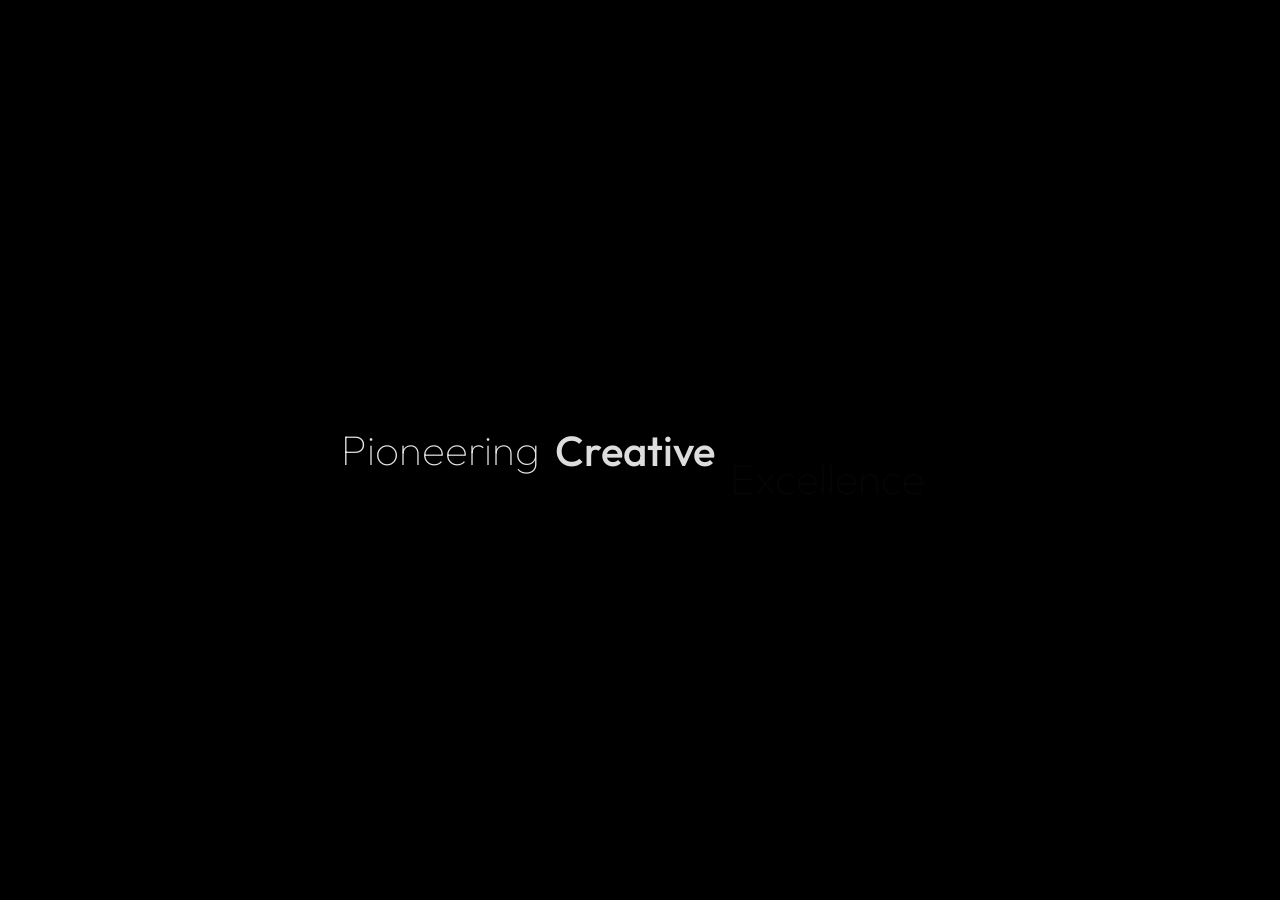
<file: portfolio-3.html>
<!DOCTYPE html>
<html lang="zxx">

<head>

    <meta charset="UTF-8">
    <meta name="viewport" content="width=device-width, initial-scale=1.0">
    <meta http-equiv="X-UA-Compatible" content="ie=edge">

    <!-- bootstrap grid css -->
    <link rel="stylesheet" href="css/plugins/bootstrap-grid.css">
    <!-- font awesome css -->
    <link rel="stylesheet" href="css/plugins/font-awesome.min.css">
    <!-- swiper css -->
    <link rel="stylesheet" href="css/plugins/swiper.min.css">
    <!-- fancybox css -->
    <link rel="stylesheet" href="css/plugins/fancybox.min.css">
    <!-- ashley scss -->
    <link rel="stylesheet" href="css/style.css">
    <!-- page name -->
    <title>Ashley</title>

</head>

<body>

    <!-- wrapper -->
    <div class="mil-wrapper" id="top">

        <!-- cursor -->
        <div class="mil-ball">
            <span class="mil-icon-1">
                <svg viewBox="0 0 128 128">
                    <path d="M106.1,41.9c-1.2-1.2-3.1-1.2-4.2,0c-1.2,1.2-1.2,3.1,0,4.2L116.8,61H11.2l14.9-14.9c1.2-1.2,1.2-3.1,0-4.2	c-1.2-1.2-3.1-1.2-4.2,0l-20,20c-1.2,1.2-1.2,3.1,0,4.2l20,20c0.6,0.6,1.4,0.9,2.1,0.9s1.5-0.3,2.1-0.9c1.2-1.2,1.2-3.1,0-4.2	L11.2,67h105.5l-14.9,14.9c-1.2,1.2-1.2,3.1,0,4.2c0.6,0.6,1.4,0.9,2.1,0.9s1.5-0.3,2.1-0.9l20-20c1.2-1.2,1.2-3.1,0-4.2L106.1,41.9	z" />
                </svg>
            </span>
            <div class="mil-more-text">More</div>
            <div class="mil-choose-text">Сhoose</div>
        </div>
        <!-- cursor end -->

        <!-- preloader -->
        <div class="mil-preloader">
            <div class="mil-preloader-animation">
                <div class="mil-pos-abs mil-animation-1">
                    <p class="mil-h3 mil-muted mil-thin">Pioneering</p>
                    <p class="mil-h3 mil-muted">Creative</p>
                    <p class="mil-h3 mil-muted mil-thin">Excellence</p>
                </div>
                <div class="mil-pos-abs mil-animation-2">
                    <div class="mil-reveal-frame">
                        <p class="mil-reveal-box"></p>
                        <p class="mil-h3 mil-muted mil-thin">ashley.com</p>
                    </div>
                </div>
            </div>
        </div>
        <!-- preloader end -->

        <!-- scrollbar progress -->
        <div class="mil-progress-track">
            <div class="mil-progress"></div>
        </div>
        <!-- scrollbar progress end -->

        <!-- menu -->
        <div class="mil-menu-frame">
            <!-- frame clone -->
            <div class="mil-frame-top">
                <a href="home-1.html" class="mil-logo">A.</a>
                <div class="mil-menu-btn">
                    <span></span>
                </div>
            </div>
            <!-- frame clone end -->
            <div class="container">
                <div class="mil-menu-content">
                    <div class="row">
                        <div class="col-xl-5">

                            <nav class="mil-main-menu" id="swupMenu">
                                <ul>
                                    <li class="mil-has-children">
                                        <a href="#.">Homepage</a>
                                        <ul>
                                            <li><a href="home-1.html">Landing page</a></li>
                                            <li><a href="home-2.html">Personal</a></li>
                                            <li><a href="portfolio-3.html">Portfolio slider</a></li>
                                        </ul>
                                    </li>
                                    <li class="mil-has-children mil-active">
                                        <a href="#.">Portfolio</a>
                                        <ul>
                                            <li><a href="portfolio-1.html">Grid type 1</a></li>
                                            <li><a href="portfolio-2.html">Grid type 2</a></li>
                                            <li><a href="portfolio-3.html">Slider</a></li>
                                        </ul>
                                    </li>
                                    <li class="mil-has-children">
                                        <a href="#.">Services</a>
                                        <ul>
                                            <li><a href="services.html">Services List</a></li>
                                            <li><a href="service.html">Single service</a></li>
                                        </ul>
                                    </li>
                                    <li class="mil-has-children">
                                        <a href="#.">Newsletter</a>
                                        <ul>
                                            <li><a href="blog.html">Blog List</a></li>
                                            <li><a href="publication.html">Publication</a></li>
                                        </ul>
                                    </li>
                                    <li class="mil-has-children">
                                        <a href="#.">Other pages</a>
                                        <ul>
                                            <li><a href="team.html">Team</a></li>
                                            <li><a href="contact.html">Contact</a></li>
                                            <li><a href="404.html">404</a></li>
                                        </ul>
                                    </li>
                                </ul>
                            </nav>

                        </div>
                        <div class="col-xl-7">

                            <div class="mil-menu-right-frame">
                                <div class="mil-animation-in">
                                    <div class="mil-animation-frame">
                                        <div class="mil-animation mil-position-1 mil-scale" data-value-1="2" data-value-2="2"></div>
                                    </div>
                                </div>
                                <div class="mil-menu-right">
                                    <div class="row">
                                        <div class="col-lg-8 mil-mb-60">

                                            <h6 class="mil-muted mil-mb-30">Projects</h6>

                                            <ul class="mil-menu-list">
                                                <li><a href="project-1.html" class="mil-light-soft">Interior design studio</a></li>
                                                <li><a href="project-2.html" class="mil-light-soft">Home Security Camera</a></li>
                                                <li><a href="project-3.html" class="mil-light-soft">Kemia Honest Skincare</a></li>
                                                <li><a href="project-4.html" class="mil-light-soft">Cascade of Lava</a></li>
                                                <li><a href="project-5.html" class="mil-light-soft">Air Pro by Molekule</a></li>
                                                <li><a href="project-6.html" class="mil-light-soft">Tony's Chocolonely</a></li>
                                            </ul>

                                        </div>
                                        <div class="col-lg-4 mil-mb-60">

                                            <h6 class="mil-muted mil-mb-30">Useful links</h6>

                                            <ul class="mil-menu-list">
                                                <li><a href="#." class="mil-light-soft">Privacy Policy</a></li>
                                                <li><a href="#." class="mil-light-soft">Terms and conditions</a></li>
                                                <li><a href="#." class="mil-light-soft">Cookie Policy</a></li>
                                                <li><a href="#." class="mil-light-soft">Careers</a></li>
                                            </ul>

                                        </div>
                                    </div>
                                    <div class="mil-divider mil-mb-60"></div>
                                    <div class="row justify-content-between">

                                        <div class="col-lg-4 mil-mb-60">

                                            <h6 class="mil-muted mil-mb-30">Canada</h6>

                                            <p class="mil-light-soft mil-up">71 South Los Carneros Road, California <span class="mil-no-wrap">+51 174 705 812</span></p>

                                        </div>
                                        <div class="col-lg-4 mil-mb-60">

                                            <h6 class="mil-muted mil-mb-30">Germany</h6>

                                            <p class="mil-light-soft">Leehove 40, 2678 MC De Lier, Netherlands <span class="mil-no-wrap">+31 174 705 811</span></p>

                                        </div>
                                    </div>
                                </div>
                            </div>

                        </div>
                    </div>
                </div>
            </div>
        </div>
        <!-- menu -->

        <!-- curtain -->
        <div class="mil-curtain"></div>
        <!-- curtain end -->

        <!-- frame -->
        <div class="mil-frame">
            <div class="mil-frame-top">
                <a href="home-1.html" class="mil-logo">A.</a>
                <div class="mil-menu-btn">
                    <span></span>
                </div>
            </div>
            <div class="mil-frame-bottom">
                <div class="mil-current-page"></div>
                <div class="mil-back-to-top">
                    <a href="#top" class="mil-link mil-dark mil-arrow-place">
                        <span>Back to top</span>
                    </a>
                </div>
            </div>
        </div>
        <!-- frame end -->

        <!-- content -->
        <div class="mil-content">
            <div id="swupMain" class="mil-main-transition">

                <!-- portfolio -->
                <section class="mil-portfolio-slider-frame">
                    <div class="mil-animation-frame">
                        <div class="mil-animation mil-position-4 mil-dark mil-scale" data-value-1="1" data-value-2="2" style="top: -60px; right: -4px;"></div>
                    </div>
                    <div class="container">
                        <div class="row align-items-end">
                            <div class="col-lg-9">
                                <div class="swiper-container mil-portfolio-slider mil-up">
                                    <div class="swiper-wrapper">
                                        <div class="swiper-slide">

                                            <div class="mil-portfolio-item mil-slider-item" data-swiper-parallax="-30">
                                                <div class="mil-cover-frame mil-drag">
                                                    <div class="mil-cover" data-swiper-parallax-scale="1.3">
                                                        <img src="img/works/1.jpg" alt="cover">
                                                    </div>
                                                </div>
                                                <div class="mil-descr" data-swiper-parallax-x="104%" data-swiper-parallax-opacity="0">
                                                    <div class="mil-descr-text" data-swiper-parallax-y="100%" data-swiper-parallax-opacity="0">
                                                        <div class="mil-labels mil-mb-15">
                                                            <div class="mil-label mil-upper mil-accent">TECHNOLOGY</div>
                                                            <div class="mil-label mil-upper">may 24 2023</div>
                                                        </div>
                                                        <h5>Interior design studio</h5>
                                                    </div>
                                                    <div data-swiper-parallax-y="120" data-swiper-parallax-opacity="0">
                                                        <a href="project-1.html" class="mil-button mil-arrow-place">
                                                            <span>View Project</span>
                                                        </a>
                                                    </div>
                                                </div>
                                            </div>

                                        </div>
                                        <div class="swiper-slide">

                                            <div class="mil-portfolio-item mil-slider-item" data-swiper-parallax="-30">
                                                <div class="mil-cover-frame mil-drag">
                                                    <div class="mil-cover" data-swiper-parallax-scale="1.3">
                                                        <img src="img/works/2.jpg" alt="cover">
                                                    </div>
                                                </div>
                                                <div class="mil-descr" data-swiper-parallax-x="104%" data-swiper-parallax-opacity="0">
                                                    <div class="mil-descr-text" data-swiper-parallax-y="100%" data-swiper-parallax-opacity="0">
                                                        <div class="mil-labels mil-mb-15">
                                                            <div class="mil-label mil-upper mil-accent">TECHNOLOGY</div>
                                                            <div class="mil-label mil-upper">may 24 2023</div>
                                                        </div>
                                                        <h5>Home Security Camera</h5>
                                                    </div>
                                                    <div data-swiper-parallax-y="100%" data-swiper-parallax-opacity="0">
                                                        <a href="project-2.html" class="mil-button mil-arrow-place">
                                                            <span>View Project</span>
                                                        </a>
                                                    </div>
                                                </div>
                                            </div>

                                        </div>
                                        <div class="swiper-slide">

                                            <div class="mil-portfolio-item mil-slider-item" data-swiper-parallax="-30">
                                                <div class="mil-cover-frame mil-drag">
                                                    <div class="mil-cover" data-swiper-parallax-scale="1.3">
                                                        <img src="img/works/3.jpg" alt="cover">
                                                    </div>
                                                </div>
                                                <div class="mil-descr" data-swiper-parallax-x="104%" data-swiper-parallax-opacity="0">
                                                    <div class="mil-descr-text" data-swiper-parallax-y="100%" data-swiper-parallax-opacity="0">
                                                        <div class="mil-labels mil-mb-15">
                                                            <div class="mil-label mil-upper mil-accent">TECHNOLOGY</div>
                                                            <div class="mil-label mil-upper">may 24 2023</div>
                                                        </div>
                                                        <h5>Kemia Honest Skincare</h5>
                                                    </div>
                                                    <div data-swiper-parallax-y="100%" data-swiper-parallax-opacity="0">
                                                        <a href="project-3.html" class="mil-button mil-arrow-place">
                                                            <span>View Project</span>
                                                        </a>
                                                    </div>
                                                </div>
                                            </div>

                                        </div>
                                        <div class="swiper-slide">

                                            <div class="mil-portfolio-item mil-slider-item" data-swiper-parallax="-30">
                                                <div class="mil-cover-frame mil-drag">
                                                    <div class="mil-cover" data-swiper-parallax-scale="1.3">
                                                        <img src="img/works/4.jpg" alt="cover">
                                                    </div>
                                                </div>
                                                <div class="mil-descr" data-swiper-parallax-x="104%" data-swiper-parallax-opacity="0">
                                                    <div class="mil-descr-text" data-swiper-parallax-y="100%" data-swiper-parallax-opacity="0">
                                                        <div class="mil-labels mil-mb-15">
                                                            <div class="mil-label mil-upper mil-accent">TECHNOLOGY</div>
                                                            <div class="mil-label mil-upper">may 24 2023</div>
                                                        </div>
                                                        <h5>Cascade of Lava</h5>
                                                    </div>
                                                    <div data-swiper-parallax-y="100%" data-swiper-parallax-opacity="0">
                                                        <a href="project-4.html" class="mil-button mil-arrow-place">
                                                            <span>View Project</span>
                                                        </a>
                                                    </div>
                                                </div>
                                            </div>

                                        </div>
                                        <div class="swiper-slide">

                                            <div class="mil-portfolio-item mil-slider-item" data-swiper-parallax="-30">
                                                <div class="mil-cover-frame mil-drag">
                                                    <div class="mil-cover" data-swiper-parallax-scale="1.3">
                                                        <img src="img/works/5.jpg" alt="cover">
                                                    </div>
                                                </div>
                                                <div class="mil-descr" data-swiper-parallax-x="104%" data-swiper-parallax-opacity="0">
                                                    <div class="mil-descr-text" data-swiper-parallax-y="100%" data-swiper-parallax-opacity="0">
                                                        <div class="mil-labels mil-mb-15">
                                                            <div class="mil-label mil-upper mil-accent">TECHNOLOGY</div>
                                                            <div class="mil-label mil-upper">may 24 2023</div>
                                                        </div>
                                                        <h5>Air Pro by Molekule</h5>
                                                    </div>
                                                    <div data-swiper-parallax-y="100%" data-swiper-parallax-opacity="0">
                                                        <a href="project-5.html" class="mil-button mil-arrow-place">
                                                            <span>View Project</span>
                                                        </a>
                                                    </div>
                                                </div>
                                            </div>

                                        </div>
                                        <div class="swiper-slide">

                                            <div class="mil-portfolio-item mil-slider-item" data-swiper-parallax="-30">
                                                <div class="mil-cover-frame mil-drag">
                                                    <div class="mil-cover" data-swiper-parallax-scale="1.3">
                                                        <img src="img/works/6.jpg" alt="cover">
                                                    </div>
                                                </div>
                                                <div class="mil-descr" data-swiper-parallax-x="104%" data-swiper-parallax-opacity="0">
                                                    <div class="mil-descr-text" data-swiper-parallax-y="100%" data-swiper-parallax-opacity="0">
                                                        <div class="mil-labels mil-mb-15">
                                                            <div class="mil-label mil-upper mil-accent">TECHNOLOGY</div>
                                                            <div class="mil-label mil-upper">may 24 2023</div>
                                                        </div>
                                                        <h5>Tony's Chocolonely</h5>
                                                    </div>
                                                    <div data-swiper-parallax-y="100%" data-swiper-parallax-opacity="0">
                                                        <a href="project-6.html" class="mil-button mil-arrow-place">
                                                            <span>View Project</span>
                                                        </a>
                                                    </div>
                                                </div>
                                            </div>

                                        </div>
                                    </div>
                                </div>
                            </div>
                            <div class="col-lg-3 mil-relative">
                                <div class="mil-portfolio-nav">
                                    <div class="mil-portfolio-btns-frame">
                                        <div class="swiper-portfolio-pagination"></div>
                                        <div class="mil-slider-nav">
                                            <div class="mil-slider-arrow mil-prev mil-portfolio-prev mil-arrow-place"></div>
                                            <div class="mil-slider-arrow mil-portfolio-next mil-arrow-place"></div>
                                        </div>
                                    </div>
                                </div>
                            </div>
                        </div>
                    </div>
                </section>
                <!-- portfolio end -->

                <!-- hidden elements -->
                <div class="mil-hidden-elements">
                    <div class="mil-dodecahedron">
                        <div class="mil-pentagon">
                            <div></div>
                            <div></div>
                            <div></div>
                            <div></div>
                            <div></div>
                        </div>
                        <div class="mil-pentagon">
                            <div></div>
                            <div></div>
                            <div></div>
                            <div></div>
                            <div></div>
                        </div>
                        <div class="mil-pentagon">
                            <div></div>
                            <div></div>
                            <div></div>
                            <div></div>
                            <div></div>
                        </div>
                        <div class="mil-pentagon">
                            <div></div>
                            <div></div>
                            <div></div>
                            <div></div>
                            <div></div>
                        </div>
                        <div class="mil-pentagon">
                            <div></div>
                            <div></div>
                            <div></div>
                            <div></div>
                            <div></div>
                        </div>
                        <div class="mil-pentagon">
                            <div></div>
                            <div></div>
                            <div></div>
                            <div></div>
                            <div></div>
                        </div>
                        <div class="mil-pentagon">
                            <div></div>
                            <div></div>
                            <div></div>
                            <div></div>
                            <div></div>
                        </div>
                        <div class="mil-pentagon">
                            <div></div>
                            <div></div>
                            <div></div>
                            <div></div>
                            <div></div>
                        </div>
                        <div class="mil-pentagon">
                            <div></div>
                            <div></div>
                            <div></div>
                            <div></div>
                            <div></div>
                        </div>
                        <div class="mil-pentagon">
                            <div></div>
                            <div></div>
                            <div></div>
                            <div></div>
                            <div></div>
                        </div>
                        <div class="mil-pentagon">
                            <div></div>
                            <div></div>
                            <div></div>
                            <div></div>
                            <div></div>
                        </div>
                        <div class="mil-pentagon">
                            <div></div>
                            <div></div>
                            <div></div>
                            <div></div>
                            <div></div>
                        </div>
                    </div>

                    <svg xmlns="http://www.w3.org/2000/svg" viewBox="0 0 24 24" class="mil-arrow">
                        <path d="M 14 5.3417969 C 13.744125 5.3417969 13.487969 5.4412187 13.292969 5.6367188 L 13.207031 5.7226562 C 12.816031 6.1136563 12.816031 6.7467188 13.207031 7.1367188 L 17.070312 11 L 4 11 C 3.448 11 3 11.448 3 12 C 3 12.552 3.448 13 4 13 L 17.070312 13 L 13.207031 16.863281 C 12.816031 17.254281 12.816031 17.887344 13.207031 18.277344 L 13.292969 18.363281 C 13.683969 18.754281 14.317031 18.754281 14.707031 18.363281 L 20.363281 12.707031 C 20.754281 12.316031 20.754281 11.682969 20.363281 11.292969 L 14.707031 5.6367188 C 14.511531 5.4412187 14.255875 5.3417969 14 5.3417969 z" />
                    </svg>

                    <svg width="250" viewBox="0 0 300 1404" fill="none" xmlns="http://www.w3.org/2000/svg" class="mil-lines">
                        <path fill-rule="evenodd" clip-rule="evenodd" d="M1 892L1 941H299V892C299 809.71 232.29 743 150 743C67.7096 743 1 809.71 1 892ZM0 942H300V892C300 809.157 232.843 742 150 742C67.1573 742 0 809.157 0 892L0 942Z" class="mil-move" />
                        <path fill-rule="evenodd" clip-rule="evenodd" d="M299 146V97L1 97V146C1 228.29 67.7096 295 150 295C232.29 295 299 228.29 299 146ZM300 96L0 96V146C0 228.843 67.1573 296 150 296C232.843 296 300 228.843 300 146V96Z" class="mil-move" />
                        <path fill-rule="evenodd" clip-rule="evenodd" d="M299 1H1V1403H299V1ZM0 0V1404H300V0H0Z" />
                        <path fill-rule="evenodd" clip-rule="evenodd" d="M150 -4.37115e-08L150 1404L149 1404L149 0L150 -4.37115e-08Z" />
                        <path fill-rule="evenodd" clip-rule="evenodd" d="M150 1324C232.29 1324 299 1257.29 299 1175C299 1092.71 232.29 1026 150 1026C67.7096 1026 1 1092.71 1 1175C1 1257.29 67.7096 1324 150 1324ZM150 1325C232.843 1325 300 1257.84 300 1175C300 1092.16 232.843 1025 150 1025C67.1573 1025 0 1092.16 0 1175C0 1257.84 67.1573 1325 150 1325Z" class="mil-move" />
                        <path fill-rule="evenodd" clip-rule="evenodd" d="M300 1175H0V1174H300V1175Z" class="mil-move" />
                        <path fill-rule="evenodd" clip-rule="evenodd" d="M150 678C232.29 678 299 611.29 299 529C299 446.71 232.29 380 150 380C67.7096 380 1 446.71 1 529C1 611.29 67.7096 678 150 678ZM150 679C232.843 679 300 611.843 300 529C300 446.157 232.843 379 150 379C67.1573 379 0 446.157 0 529C0 611.843 67.1573 679 150 679Z" class="mil-move" />
                        <path fill-rule="evenodd" clip-rule="evenodd" d="M299 380H1V678H299V380ZM0 379V679H300V379H0Z" class="mil-move" />
                    </svg>
                </div>
                <!-- hidden elements end -->

            </div>
        </div>
        <!-- content -->
    </div>
    <!-- wrapper end -->

    <!-- jQuery js -->
    <script src="js/plugins/jquery.min.js"></script>
    <!-- swup js -->
    <script src="js/plugins/swup.min.js"></script>
    <!-- swiper js -->
    <script src="js/plugins/swiper.min.js"></script>
    <!-- fancybox js -->
    <script src="js/plugins/fancybox.min.js"></script>
    <!-- gsap js -->
    <script src="js/plugins/gsap.min.js"></script>
    <!-- scroll smoother -->
    <script src="js/plugins/smooth-scroll.js"></script>
    <!-- scroll trigger js -->
    <script src="js/plugins/ScrollTrigger.min.js"></script>
    <!-- scroll to js -->
    <script src="js/plugins/ScrollTo.min.js"></script>
    <!-- ashley js -->
    <script src="js/main.js"></script>

</body>

</html>
</file>
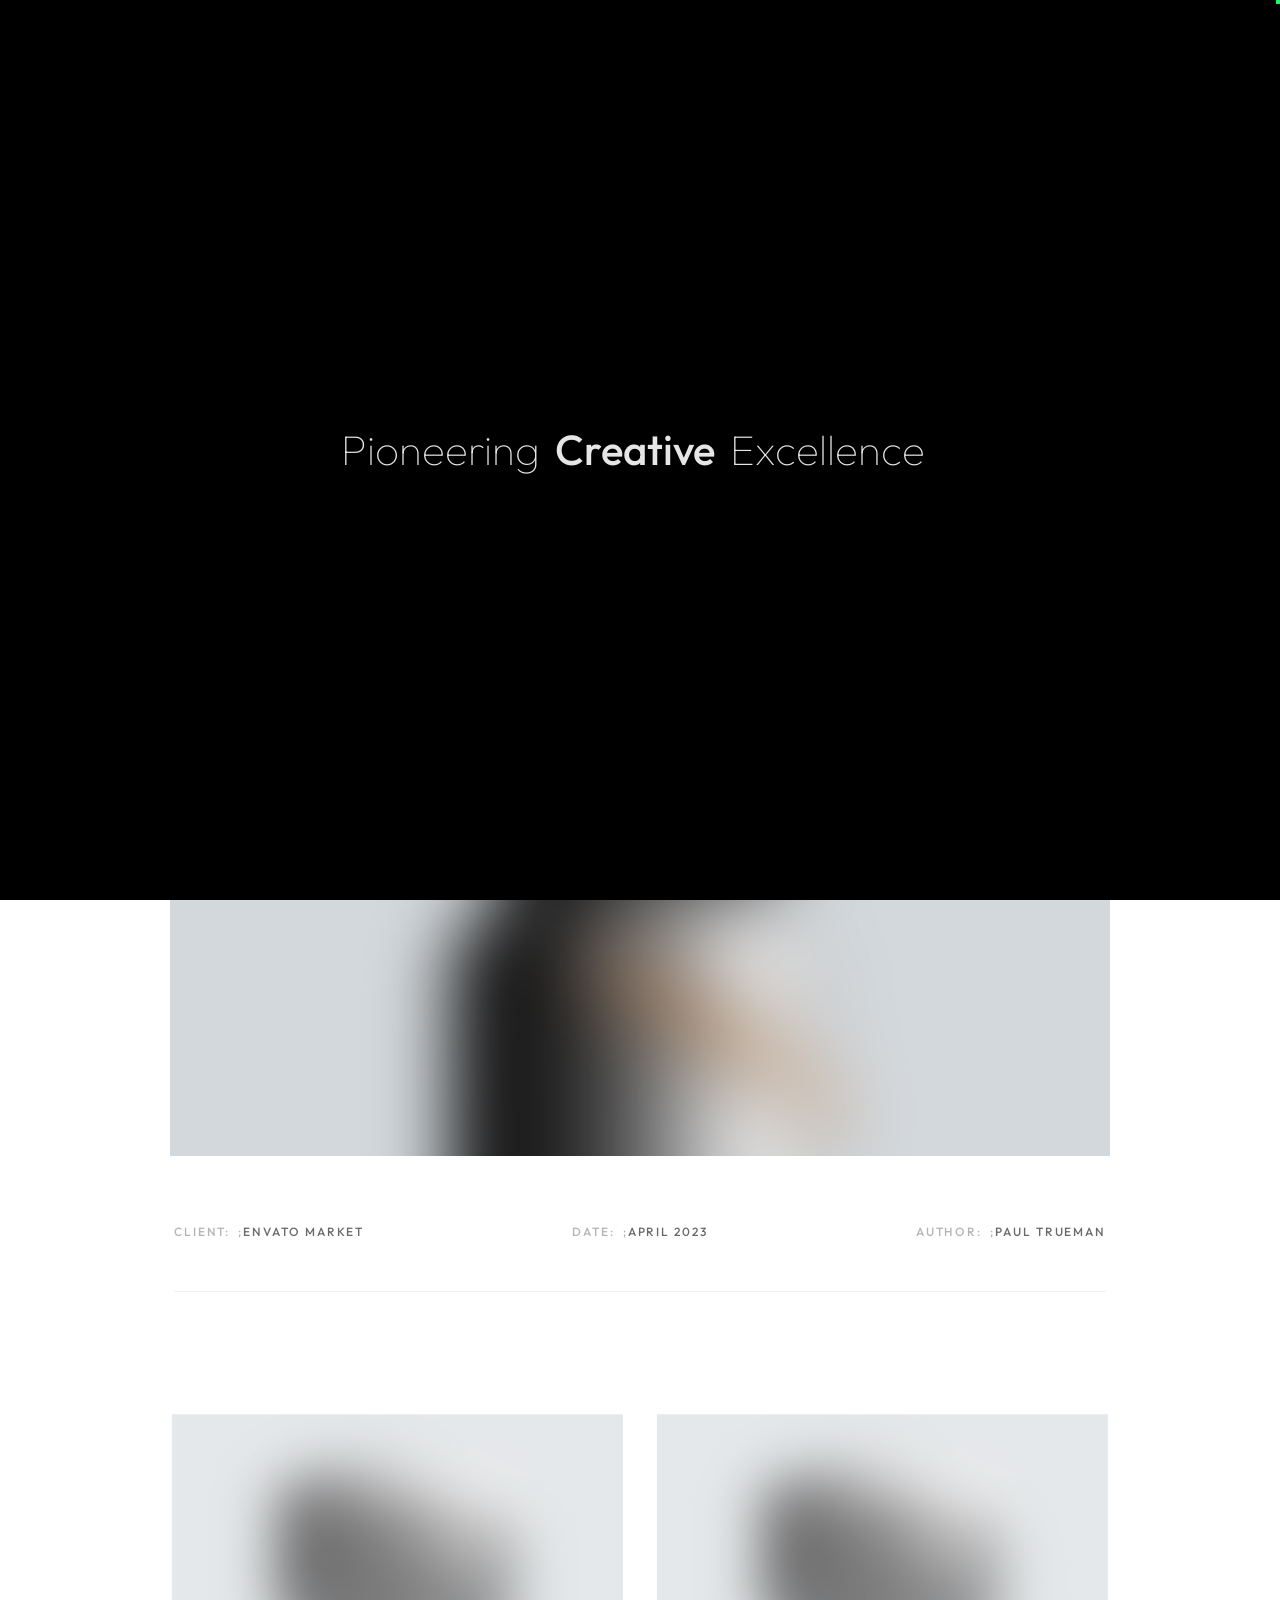
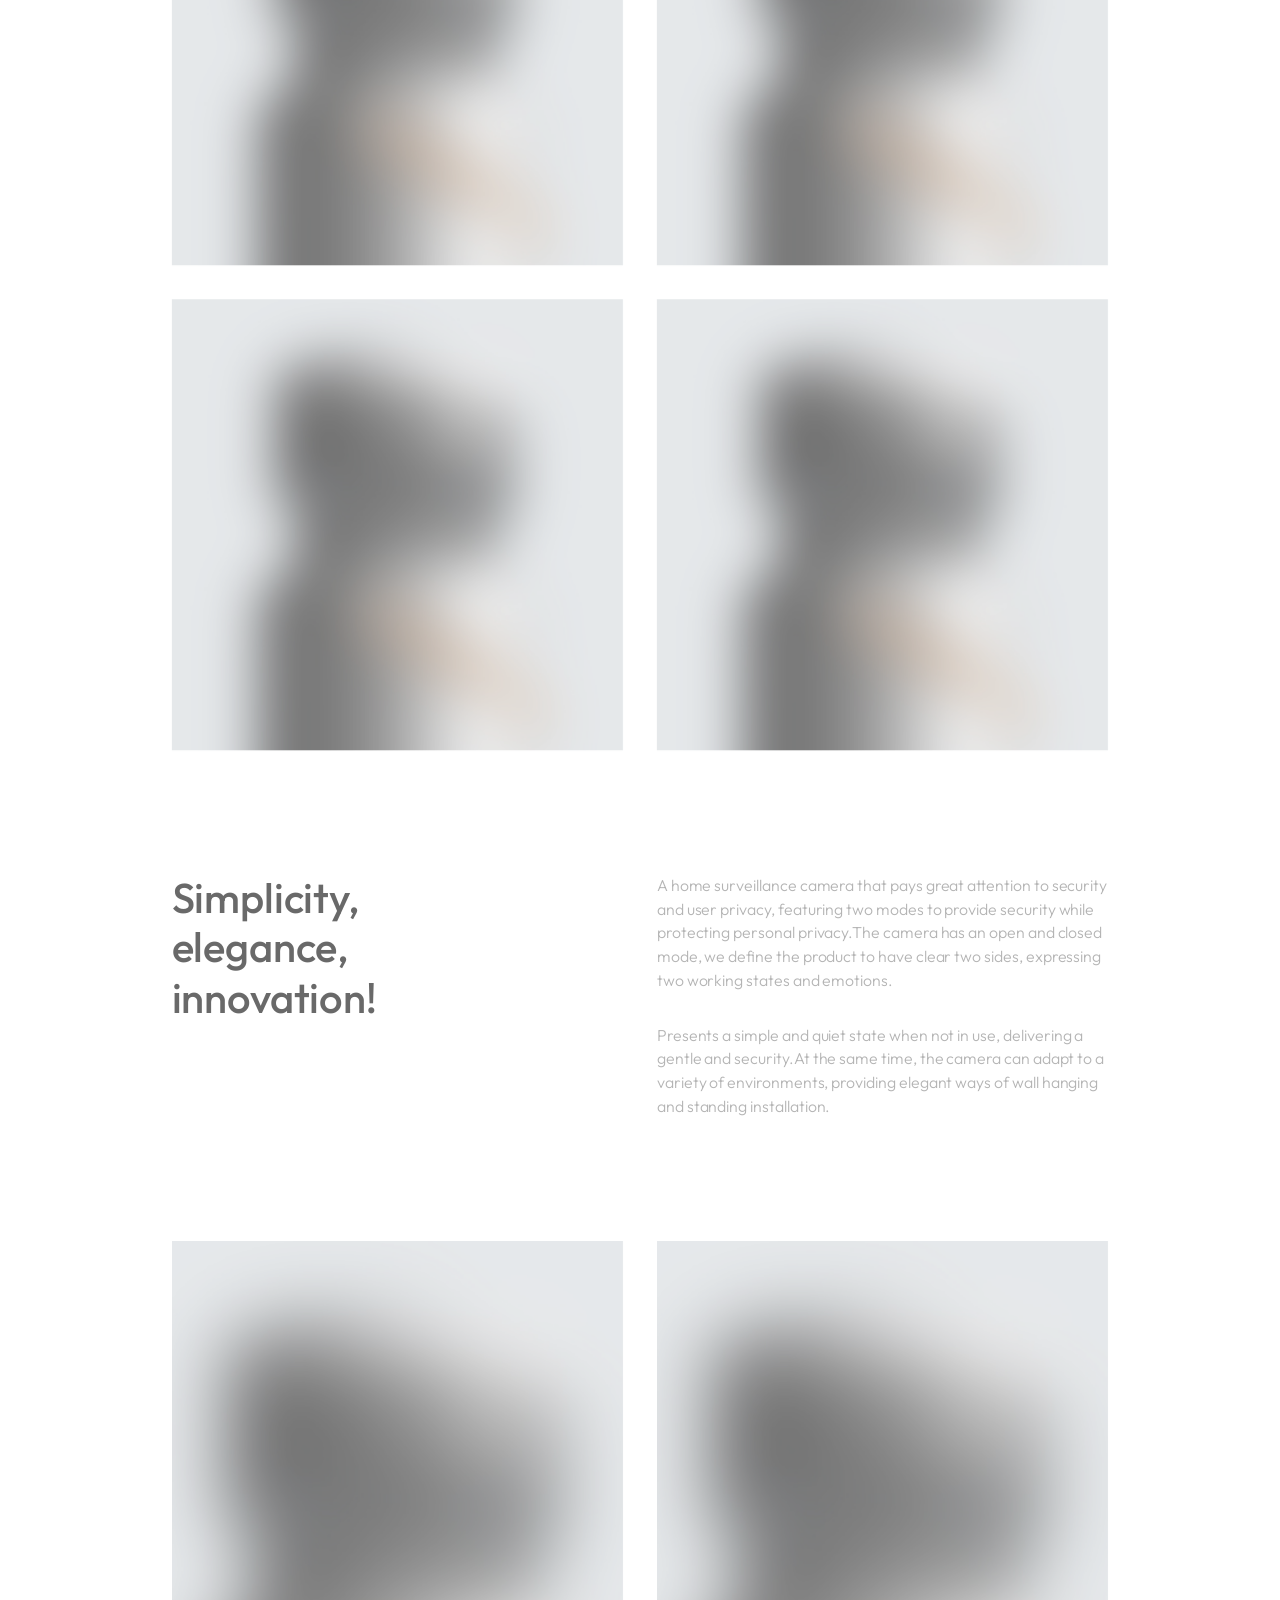
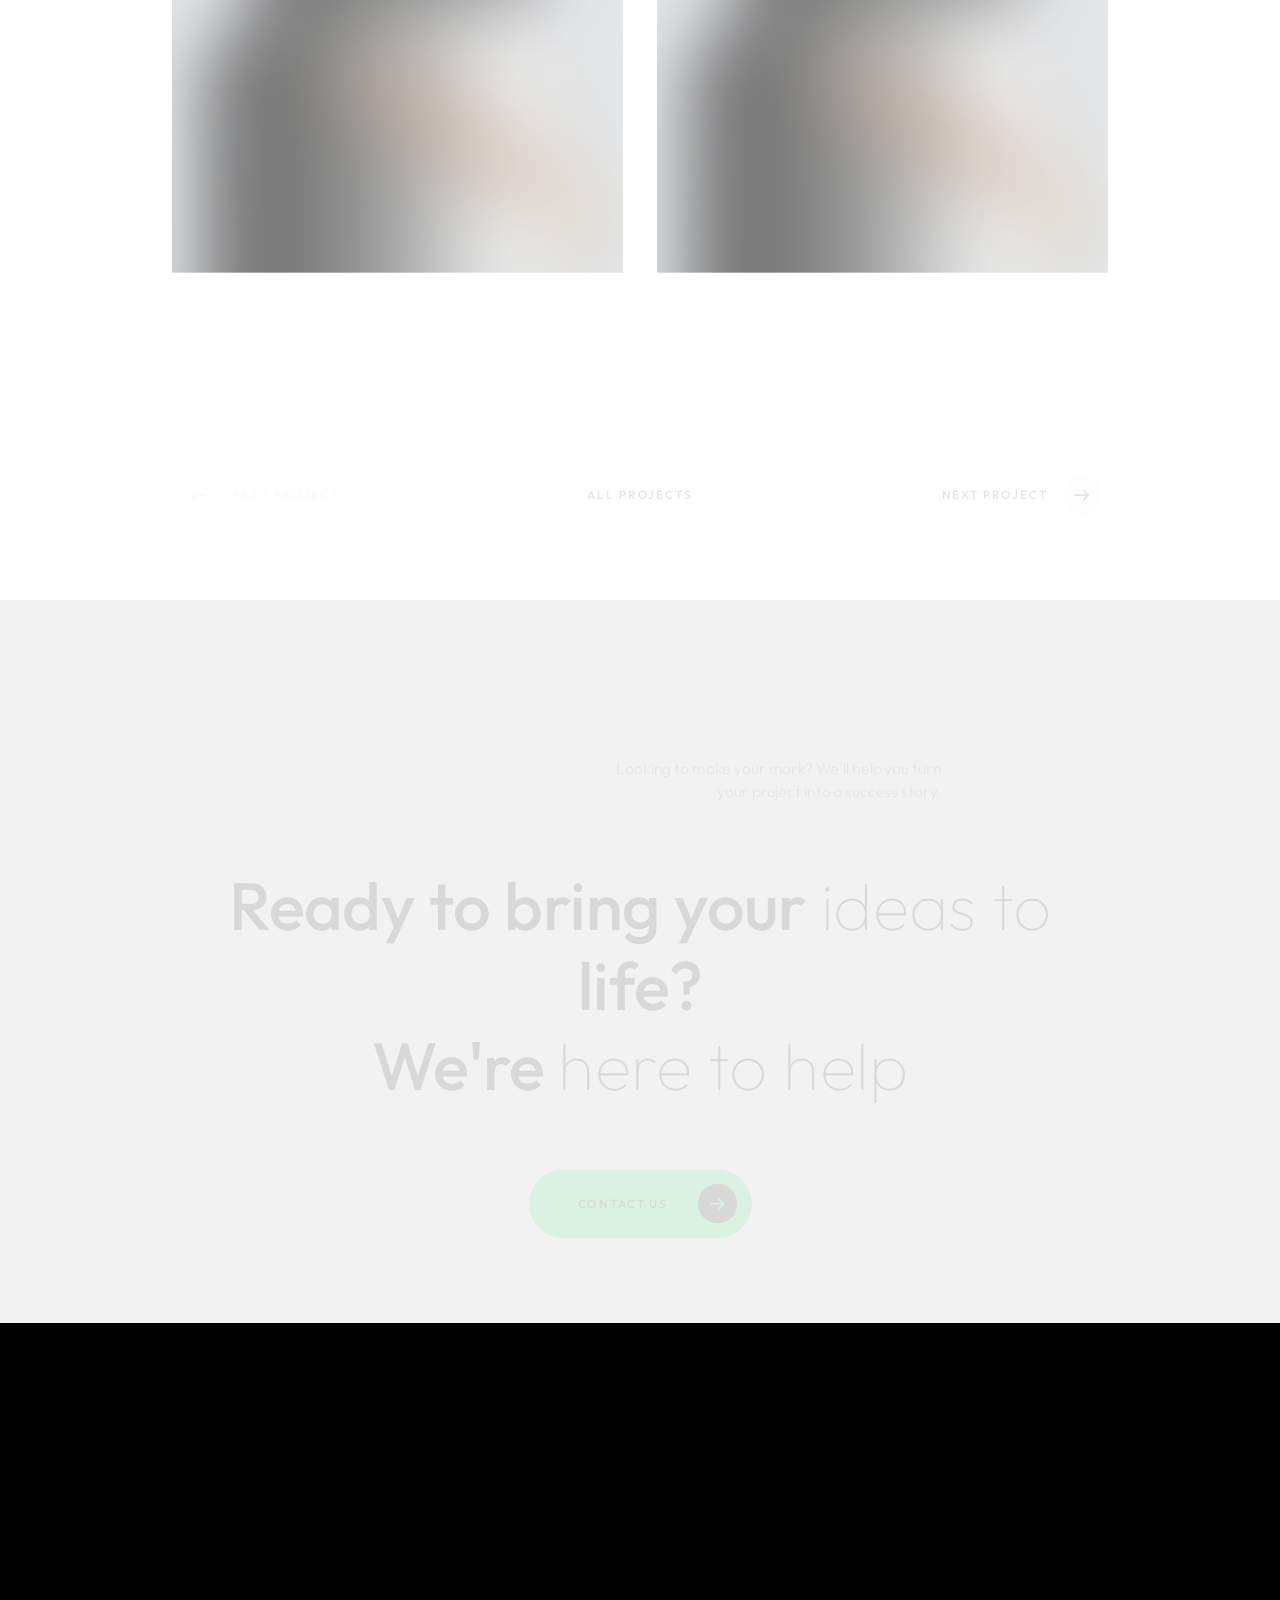
<file: project-1.html>
<!DOCTYPE html>
<html lang="zxx">

<head>

    <meta charset="UTF-8">
    <meta name="viewport" content="width=device-width, initial-scale=1.0">
    <meta http-equiv="X-UA-Compatible" content="ie=edge">

    <!-- bootstrap grid css -->
    <link rel="stylesheet" href="css/plugins/bootstrap-grid.css">
    <!-- font awesome css -->
    <link rel="stylesheet" href="css/plugins/font-awesome.min.css">
    <!-- swiper css -->
    <link rel="stylesheet" href="css/plugins/swiper.min.css">
    <!-- fancybox css -->
    <link rel="stylesheet" href="css/plugins/fancybox.min.css">
    <!-- ashley scss -->
    <link rel="stylesheet" href="css/style.css">
    <!-- page name -->
    <title>Ashley</title>

</head>

<body>

    <!-- wrapper -->
    <div class="mil-wrapper" id="top">

        <!-- cursor -->
        <div class="mil-ball">
            <span class="mil-icon-1">
                <svg viewBox="0 0 128 128">
                    <path d="M106.1,41.9c-1.2-1.2-3.1-1.2-4.2,0c-1.2,1.2-1.2,3.1,0,4.2L116.8,61H11.2l14.9-14.9c1.2-1.2,1.2-3.1,0-4.2	c-1.2-1.2-3.1-1.2-4.2,0l-20,20c-1.2,1.2-1.2,3.1,0,4.2l20,20c0.6,0.6,1.4,0.9,2.1,0.9s1.5-0.3,2.1-0.9c1.2-1.2,1.2-3.1,0-4.2	L11.2,67h105.5l-14.9,14.9c-1.2,1.2-1.2,3.1,0,4.2c0.6,0.6,1.4,0.9,2.1,0.9s1.5-0.3,2.1-0.9l20-20c1.2-1.2,1.2-3.1,0-4.2L106.1,41.9	z" />
                </svg>
            </span>
            <div class="mil-more-text">More</div>
            <div class="mil-choose-text">Сhoose</div>
        </div>
        <!-- cursor end -->

        <!-- preloader -->
        <div class="mil-preloader">
            <div class="mil-preloader-animation">
                <div class="mil-pos-abs mil-animation-1">
                    <p class="mil-h3 mil-muted mil-thin">Pioneering</p>
                    <p class="mil-h3 mil-muted">Creative</p>
                    <p class="mil-h3 mil-muted mil-thin">Excellence</p>
                </div>
                <div class="mil-pos-abs mil-animation-2">
                    <div class="mil-reveal-frame">
                        <p class="mil-reveal-box"></p>
                        <p class="mil-h3 mil-muted mil-thin">ashley.com</p>
                    </div>
                </div>
            </div>
        </div>
        <!-- preloader end -->

        <!-- scrollbar progress -->
        <div class="mil-progress-track">
            <div class="mil-progress"></div>
        </div>
        <!-- scrollbar progress end -->

        <!-- menu -->
        <div class="mil-menu-frame">
            <!-- frame clone -->
            <div class="mil-frame-top">
                <a href="home-1.html" class="mil-logo">A.</a>
                <div class="mil-menu-btn">
                    <span></span>
                </div>
            </div>
            <!-- frame clone end -->
            <div class="container">
                <div class="mil-menu-content">
                    <div class="row">
                        <div class="col-xl-5">

                            <nav class="mil-main-menu" id="swupMenu">
                                <ul>
                                    <li class="mil-has-children">
                                        <a href="#.">Homepage</a>
                                        <ul>
                                            <li><a href="home-1.html">Landing page</a></li>
                                            <li><a href="home-2.html">Personal</a></li>
                                            <li><a href="portfolio-3.html">Portfolio slider</a></li>
                                        </ul>
                                    </li>
                                    <li class="mil-has-children">
                                        <a href="#.">Portfolio</a>
                                        <ul>
                                            <li><a href="portfolio-1.html">Grid type 1</a></li>
                                            <li><a href="portfolio-2.html">Grid type 2</a></li>
                                            <li><a href="portfolio-3.html">Slider</a></li>
                                        </ul>
                                    </li>
                                    <li class="mil-has-children">
                                        <a href="#.">Services</a>
                                        <ul>
                                            <li><a href="services.html">Services List</a></li>
                                            <li><a href="service.html">Single service</a></li>
                                        </ul>
                                    </li>
                                    <li class="mil-has-children">
                                        <a href="#.">Newsletter</a>
                                        <ul>
                                            <li><a href="blog.html">Blog List</a></li>
                                            <li><a href="publication.html">Publication</a></li>
                                        </ul>
                                    </li>
                                    <li class="mil-has-children mil-active">
                                        <a href="#.">Other pages</a>
                                        <ul>
                                            <li><a href="team.html">Team</a></li>
                                            <li><a href="contact.html">Contact</a></li>
                                            <li><a href="404.html">404</a></li>
                                        </ul>
                                    </li>
                                </ul>
                            </nav>

                        </div>
                        <div class="col-xl-7">

                            <div class="mil-menu-right-frame">
                                <div class="mil-animation-in">
                                    <div class="mil-animation-frame">
                                        <div class="mil-animation mil-position-1 mil-scale" data-value-1="2" data-value-2="2"></div>
                                    </div>
                                </div>
                                <div class="mil-menu-right">
                                    <div class="row">
                                        <div class="col-lg-8 mil-mb-60">

                                            <h6 class="mil-muted mil-mb-30">Projects</h6>

                                            <ul class="mil-menu-list">
                                                <li><a href="project-1.html" class="mil-light-soft">Interior design studio</a></li>
                                                <li><a href="project-2.html" class="mil-light-soft">Home Security Camera</a></li>
                                                <li><a href="project-3.html" class="mil-light-soft">Kemia Honest Skincare</a></li>
                                                <li><a href="project-4.html" class="mil-light-soft">Cascade of Lava</a></li>
                                                <li><a href="project-5.html" class="mil-light-soft">Air Pro by Molekule</a></li>
                                                <li><a href="project-6.html" class="mil-light-soft">Tony's Chocolonely</a></li>
                                            </ul>

                                        </div>
                                        <div class="col-lg-4 mil-mb-60">

                                            <h6 class="mil-muted mil-mb-30">Useful links</h6>

                                            <ul class="mil-menu-list">
                                                <li><a href="#." class="mil-light-soft">Privacy Policy</a></li>
                                                <li><a href="#." class="mil-light-soft">Terms and conditions</a></li>
                                                <li><a href="#." class="mil-light-soft">Cookie Policy</a></li>
                                                <li><a href="#." class="mil-light-soft">Careers</a></li>
                                            </ul>

                                        </div>
                                    </div>
                                    <div class="mil-divider mil-mb-60"></div>
                                    <div class="row justify-content-between">

                                        <div class="col-lg-4 mil-mb-60">

                                            <h6 class="mil-muted mil-mb-30">Canada</h6>

                                            <p class="mil-light-soft mil-up">71 South Los Carneros Road, California <span class="mil-no-wrap">+51 174 705 812</span></p>

                                        </div>
                                        <div class="col-lg-4 mil-mb-60">

                                            <h6 class="mil-muted mil-mb-30">Germany</h6>

                                            <p class="mil-light-soft">Leehove 40, 2678 MC De Lier, Netherlands <span class="mil-no-wrap">+31 174 705 811</span></p>

                                        </div>
                                    </div>
                                </div>
                            </div>

                        </div>
                    </div>
                </div>
            </div>
        </div>
        <!-- menu -->

        <!-- curtain -->
        <div class="mil-curtain"></div>
        <!-- curtain end -->

        <!-- frame -->
        <div class="mil-frame">
            <div class="mil-frame-top">
                <a href="home-1.html" class="mil-logo">A.</a>
                <div class="mil-menu-btn">
                    <span></span>
                </div>
            </div>
            <div class="mil-frame-bottom">
                <div class="mil-current-page"></div>
                <div class="mil-back-to-top">
                    <a href="#top" class="mil-link mil-dark mil-arrow-place">
                        <span>Back to top</span>
                    </a>
                </div>
            </div>
        </div>
        <!-- frame end -->

        <!-- content -->
        <div class="mil-content">
            <div id="swupMain" class="mil-main-transition">

                <!-- banner -->
                <div class="mil-inner-banner">
                    <div class="mil-banner-content mil-up">
                        <div class="mil-animation-frame">
                            <div class="mil-animation mil-position-4 mil-dark mil-scale" data-value-1="6" data-value-2="1.4"></div>
                        </div>
                        <div class="container">
                            <ul class="mil-breadcrumbs mil-mb-60">
                                <li><a href="home-1.html">Homepage</a></li>
                                <li><a href="portfolio-1.html">Portfolio</a></li>
                                <li><a href="project-1.html">Project</a></li>
                            </ul>
                            <h1 class="mil-mb-60">Interior Design <span class="mil-thin">Studio</span></h1>
                            <a href="#project" class="mil-link mil-dark mil-arrow-place mil-down-arrow">
                                <span>Read more</span>
                            </a>
                        </div>
                    </div>
                </div>
                <!-- banner end -->

                <!-- project -->
                <section class="mil-p-120-0">
                    <div class="container mil-p-0-120" id="project">
                        <div class="mil-image-frame mil-horizontal mil-up">
                            <img src="img/works/1/1.jpg" alt="image">
                            <a data-fancybox="gallery" data-no-swup href="img/works/1/1.jpg" class="mil-zoom-btn">
                                <img src="img/icons/zoom.svg" alt="zoom">
                            </a>
                        </div>
                        <div class="mil-info mil-up">
                            <div>Client: &nbsp;;<span class="mil-dark">Envato Market</span></div>
                            <div>Date: &nbsp;;<span class="mil-dark">April 2023</span></div>
                            <div>Author: &nbsp;;<span class="mil-dark">Paul Trueman</span></div>
                        </div>
                        <div class="mil-p-120-0">

                            <div class="row">
                                <div class="col-lg-6">

                                    <div class="mil-image-frame mil-square mil-up mil-mb-30">
                                        <img src="img/works/1/2.jpg" alt="image">
                                        <a data-fancybox="gallery" data-no-swup href="img/works/1/2.jpg" class="mil-zoom-btn">
                                            <img src="img/icons/zoom.svg" alt="zoom">
                                        </a>
                                    </div>

                                </div>
                                <div class="col-lg-6">

                                    <div class="mil-image-frame mil-square mil-up mil-mb-30">
                                        <img src="img/works/1/3.jpg" alt="image">
                                        <a data-fancybox="gallery" data-no-swup href="img/works/1/3.jpg" class="mil-zoom-btn">
                                            <img src="img/icons/zoom.svg" alt="zoom">
                                        </a>
                                    </div>

                                </div>
                                <div class="col-lg-6">

                                    <div class="mil-image-frame mil-square mil-up mil-mb-30">
                                        <img src="img/works/1/4.jpg" alt="image">
                                        <a data-fancybox="gallery" data-no-swup href="img/works/1/4.jpg" class="mil-zoom-btn">
                                            <img src="img/icons/zoom.svg" alt="zoom">
                                        </a>
                                    </div>

                                </div>
                                <div class="col-lg-6">

                                    <div class="mil-image-frame mil-square mil-up mil-mb-30">
                                        <img src="img/works/1/5.jpg" alt="image">
                                        <a data-fancybox="gallery" data-no-swup href="img/works/1/5.jpg" class="mil-zoom-btn">
                                            <img src="img/icons/zoom.svg" alt="zoom">
                                        </a>
                                    </div>

                                </div>
                            </div>
                            <div class="row justify-content-between mil-p-90-120">
                                <div class="col-lg-5">
                                    <h3 class="mil-up mil-mb-60">Simplicity, elegance, innovation!</h3>
                                </div>
                                <div class="col-lg-6">
                                    <p class="mil-up mil-mb-30">A home surveillance camera that pays great attention to security and user privacy, featuring two modes to provide security while protecting personal privacy.The camera has an open and closed mode, we define the product to have clear two sides, expressing two working states and emotions.</p>

                                    <p class="mil-up">Presents a simple and quiet state when not in use, delivering a gentle and security.At the same time, the camera can adapt to a variety of environments, providing elegant ways of wall hanging and standing installation.</p>
                                </div>
                            </div>
                            <div class="row mil-p-0-90">
                                <div class="col-lg-6">

                                    <div class="mil-image-frame mil-vertical mil-up mil-mb-30">
                                        <img src="img/works/1/6.jpg" alt="image">
                                        <a data-fancybox="gallery" data-no-swup href="img/works/1/6.jpg" class="mil-zoom-btn">
                                            <img src="img/icons/zoom.svg" alt="zoom">
                                        </a>
                                    </div>

                                </div>
                                <div class="col-lg-6">

                                    <div class="mil-image-frame mil-vertical mil-up mil-mb-30">
                                        <img src="img/works/1/7.jpg" alt="image">
                                        <a data-fancybox="gallery" data-no-swup href="img/works/1/7.jpg" class="mil-zoom-btn">
                                            <img src="img/icons/zoom.svg" alt="zoom">
                                        </a>
                                    </div>

                                </div>
                            </div>

                        </div>

                        <div class="mil-works-nav mil-up">
                            <a href="#." class="mil-link mil-dark mil-arrow-place mil-icon-left mil-disabled">
                                <span>Prev project</span>
                            </a>
                            <a href="portfolio-1.html" class="mil-link mil-dark">
                                <span>All projects</span>
                            </a>
                            <a href="project-2.html" class="mil-link mil-dark mil-arrow-place">
                                <span>Next project</span>
                            </a>
                        </div>
                    </div>
                </section>
                <!-- project end -->

                <!-- call to action -->
                <section class="mil-soft-bg">
                    <div class="container mil-p-120-120">
                        <div class="row">
                            <div class="col-lg-10">

                                <span class="mil-suptitle mil-suptitle-right mil-suptitle-dark mil-up">Looking to make your mark? We'll help you turn <br> your project into a success story.</span>

                            </div>
                        </div>
                        <div class="mil-center">
                            <h2 class="mil-up mil-mb-60">Ready to bring your <span class="mil-thin">ideas to</span> life? <br> We're <span class="mil-thin">here to help</span></h2>
                            <div class="mil-up"><a href="contact.html" class="mil-button mil-arrow-place"><span>Contact us</span></a></div>
                        </div>
                    </div>
                </section>
                <!-- call to action end -->

                <!-- footer -->
                <footer class="mil-dark-bg">
                    <div class="mi-invert-fix">
                        <div class="container mil-p-120-60">
                            <div class="row justify-content-between">
                                <div class="col-md-4 col-lg-4 mil-mb-60">

                                    <div class="mil-muted mil-logo mil-up mil-mb-30">Ashley.</div>

                                    <p class="mil-light-soft mil-up mil-mb-30">Subscribe our newsletter:</p>

                                    <form class="mil-subscribe-form mil-up">
                                        <input type="text" placeholder="Enter our email">
                                        <button type="submit" class="mil-button mil-icon-button-sm mil-arrow-place"></button>
                                    </form>

                                </div>
                                <div class="col-md-7 col-lg-6">
                                    <div class="row justify-content-end">
                                        <div class="col-md-6 col-lg-7">

                                            <nav class="mil-footer-menu mil-mb-60">
                                                <ul>
                                                    <li class="mil-up mil-active">
                                                        <a href="home-1.html">Home</a>
                                                    </li>
                                                    <li class="mil-up">
                                                        <a href="portfolio-1.html">Portfolio</a>
                                                    </li>
                                                    <li class="mil-up">
                                                        <a href="services.html">Services</a>
                                                    </li>
                                                    <li class="mil-up">
                                                        <a href="contact.html">Contact</a>
                                                    </li>
                                                    <li class="mil-up">
                                                        <a href="blog.html">Blog</a>
                                                    </li>
                                                </ul>
                                            </nav>

                                        </div>
                                        <div class="col-md-6 col-lg-5">

                                            <ul class="mil-menu-list mil-up mil-mb-60">
                                                <li><a href="#." class="mil-light-soft">Privacy Policy</a></li>
                                                <li><a href="#." class="mil-light-soft">Terms and conditions</a></li>
                                                <li><a href="#." class="mil-light-soft">Cookie Policy</a></li>
                                                <li><a href="#." class="mil-light-soft">Careers</a></li>
                                            </ul>

                                        </div>
                                    </div>
                                </div>
                            </div>

                            <div class="row justify-content-between flex-sm-row-reverse">
                                <div class="col-md-7 col-lg-6">

                                    <div class="row justify-content-between">

                                        <div class="col-md-6 col-lg-5 mil-mb-60">

                                            <h6 class="mil-muted mil-up mil-mb-30">Canada</h6>

                                            <p class="mil-light-soft mil-up">71 South Los Carneros Road, California <span class="mil-no-wrap">+51 174 705 812</span></p>

                                        </div>
                                        <div class="col-md-6 col-lg-5 mil-mb-60">

                                            <h6 class="mil-muted mil-up mil-mb-30">Germany</h6>

                                            <p class="mil-light-soft mil-up">Leehove 40, 2678 MC De Lier, Netherlands <span class="mil-no-wrap">+31 174 705 811</span></p>

                                        </div>
                                    </div>

                                </div>
                                <div class="col-md-4 col-lg-6 mil-mb-60">

                                    <div class="mil-vert-between">
                                        <div class="mil-mb-30">
                                            <ul class="mil-social-icons mil-up">
                                                <li><a href="#." target="_blank" class="social-icon"> <i class="far fa-circle"></i></a></li>
                                                <li><a href="#." target="_blank" class="social-icon"> <i class="far fa-circle"></i></a></li>
                                                <li><a href="#." target="_blank" class="social-icon"> <i class="far fa-circle"></i></a></li>
                                                <li><a href="#." target="_blank" class="social-icon"> <i class="far fa-circle"></i></a></li>
                                            </ul>
                                        </div>
                                        <p class="mil-light-soft mil-up">© Copyright 2023 - Mil. All Rights Reserved.</p>
                                    </div>

                                </div>
                            </div>
                        </div>
                    </div>
                </footer>
                <!-- footer end -->

                <!-- hidden elements -->
                <div class="mil-hidden-elements">
                    <div class="mil-dodecahedron">
                        <div class="mil-pentagon">
                            <div></div>
                            <div></div>
                            <div></div>
                            <div></div>
                            <div></div>
                        </div>
                        <div class="mil-pentagon">
                            <div></div>
                            <div></div>
                            <div></div>
                            <div></div>
                            <div></div>
                        </div>
                        <div class="mil-pentagon">
                            <div></div>
                            <div></div>
                            <div></div>
                            <div></div>
                            <div></div>
                        </div>
                        <div class="mil-pentagon">
                            <div></div>
                            <div></div>
                            <div></div>
                            <div></div>
                            <div></div>
                        </div>
                        <div class="mil-pentagon">
                            <div></div>
                            <div></div>
                            <div></div>
                            <div></div>
                            <div></div>
                        </div>
                        <div class="mil-pentagon">
                            <div></div>
                            <div></div>
                            <div></div>
                            <div></div>
                            <div></div>
                        </div>
                        <div class="mil-pentagon">
                            <div></div>
                            <div></div>
                            <div></div>
                            <div></div>
                            <div></div>
                        </div>
                        <div class="mil-pentagon">
                            <div></div>
                            <div></div>
                            <div></div>
                            <div></div>
                            <div></div>
                        </div>
                        <div class="mil-pentagon">
                            <div></div>
                            <div></div>
                            <div></div>
                            <div></div>
                            <div></div>
                        </div>
                        <div class="mil-pentagon">
                            <div></div>
                            <div></div>
                            <div></div>
                            <div></div>
                            <div></div>
                        </div>
                        <div class="mil-pentagon">
                            <div></div>
                            <div></div>
                            <div></div>
                            <div></div>
                            <div></div>
                        </div>
                        <div class="mil-pentagon">
                            <div></div>
                            <div></div>
                            <div></div>
                            <div></div>
                            <div></div>
                        </div>
                    </div>

                    <svg xmlns="http://www.w3.org/2000/svg" viewBox="0 0 24 24" class="mil-arrow">
                        <path d="M 14 5.3417969 C 13.744125 5.3417969 13.487969 5.4412187 13.292969 5.6367188 L 13.207031 5.7226562 C 12.816031 6.1136563 12.816031 6.7467188 13.207031 7.1367188 L 17.070312 11 L 4 11 C 3.448 11 3 11.448 3 12 C 3 12.552 3.448 13 4 13 L 17.070312 13 L 13.207031 16.863281 C 12.816031 17.254281 12.816031 17.887344 13.207031 18.277344 L 13.292969 18.363281 C 13.683969 18.754281 14.317031 18.754281 14.707031 18.363281 L 20.363281 12.707031 C 20.754281 12.316031 20.754281 11.682969 20.363281 11.292969 L 14.707031 5.6367188 C 14.511531 5.4412187 14.255875 5.3417969 14 5.3417969 z" />
                    </svg>

                    <svg width="250" viewBox="0 0 300 1404" fill="none" xmlns="http://www.w3.org/2000/svg" class="mil-lines">
                        <path fill-rule="evenodd" clip-rule="evenodd" d="M1 892L1 941H299V892C299 809.71 232.29 743 150 743C67.7096 743 1 809.71 1 892ZM0 942H300V892C300 809.157 232.843 742 150 742C67.1573 742 0 809.157 0 892L0 942Z" class="mil-move" />
                        <path fill-rule="evenodd" clip-rule="evenodd" d="M299 146V97L1 97V146C1 228.29 67.7096 295 150 295C232.29 295 299 228.29 299 146ZM300 96L0 96V146C0 228.843 67.1573 296 150 296C232.843 296 300 228.843 300 146V96Z" class="mil-move" />
                        <path fill-rule="evenodd" clip-rule="evenodd" d="M299 1H1V1403H299V1ZM0 0V1404H300V0H0Z" />
                        <path fill-rule="evenodd" clip-rule="evenodd" d="M150 -4.37115e-08L150 1404L149 1404L149 0L150 -4.37115e-08Z" />
                        <path fill-rule="evenodd" clip-rule="evenodd" d="M150 1324C232.29 1324 299 1257.29 299 1175C299 1092.71 232.29 1026 150 1026C67.7096 1026 1 1092.71 1 1175C1 1257.29 67.7096 1324 150 1324ZM150 1325C232.843 1325 300 1257.84 300 1175C300 1092.16 232.843 1025 150 1025C67.1573 1025 0 1092.16 0 1175C0 1257.84 67.1573 1325 150 1325Z" class="mil-move" />
                        <path fill-rule="evenodd" clip-rule="evenodd" d="M300 1175H0V1174H300V1175Z" class="mil-move" />
                        <path fill-rule="evenodd" clip-rule="evenodd" d="M150 678C232.29 678 299 611.29 299 529C299 446.71 232.29 380 150 380C67.7096 380 1 446.71 1 529C1 611.29 67.7096 678 150 678ZM150 679C232.843 679 300 611.843 300 529C300 446.157 232.843 379 150 379C67.1573 379 0 446.157 0 529C0 611.843 67.1573 679 150 679Z" class="mil-move" />
                        <path fill-rule="evenodd" clip-rule="evenodd" d="M299 380H1V678H299V380ZM0 379V679H300V379H0Z" class="mil-move" />
                    </svg>
                </div>
                <!-- hidden elements end -->

            </div>
        </div>
        <!-- content -->
    </div>
    <!-- wrapper end -->

    <!-- jQuery js -->
    <script src="js/plugins/jquery.min.js"></script>
    <!-- swup js -->
    <script src="js/plugins/swup.min.js"></script>
    <!-- swiper js -->
    <script src="js/plugins/swiper.min.js"></script>
    <!-- fancybox js -->
    <script src="js/plugins/fancybox.min.js"></script>
    <!-- gsap js -->
    <script src="js/plugins/gsap.min.js"></script>
    <!-- scroll smoother -->
    <script src="js/plugins/smooth-scroll.js"></script>
    <!-- scroll trigger js -->
    <script src="js/plugins/ScrollTrigger.min.js"></script>
    <!-- scroll to js -->
    <script src="js/plugins/ScrollTo.min.js"></script>
    <!-- ashley js -->
    <script src="js/main.js"></script>

</body>

</html>
</file>
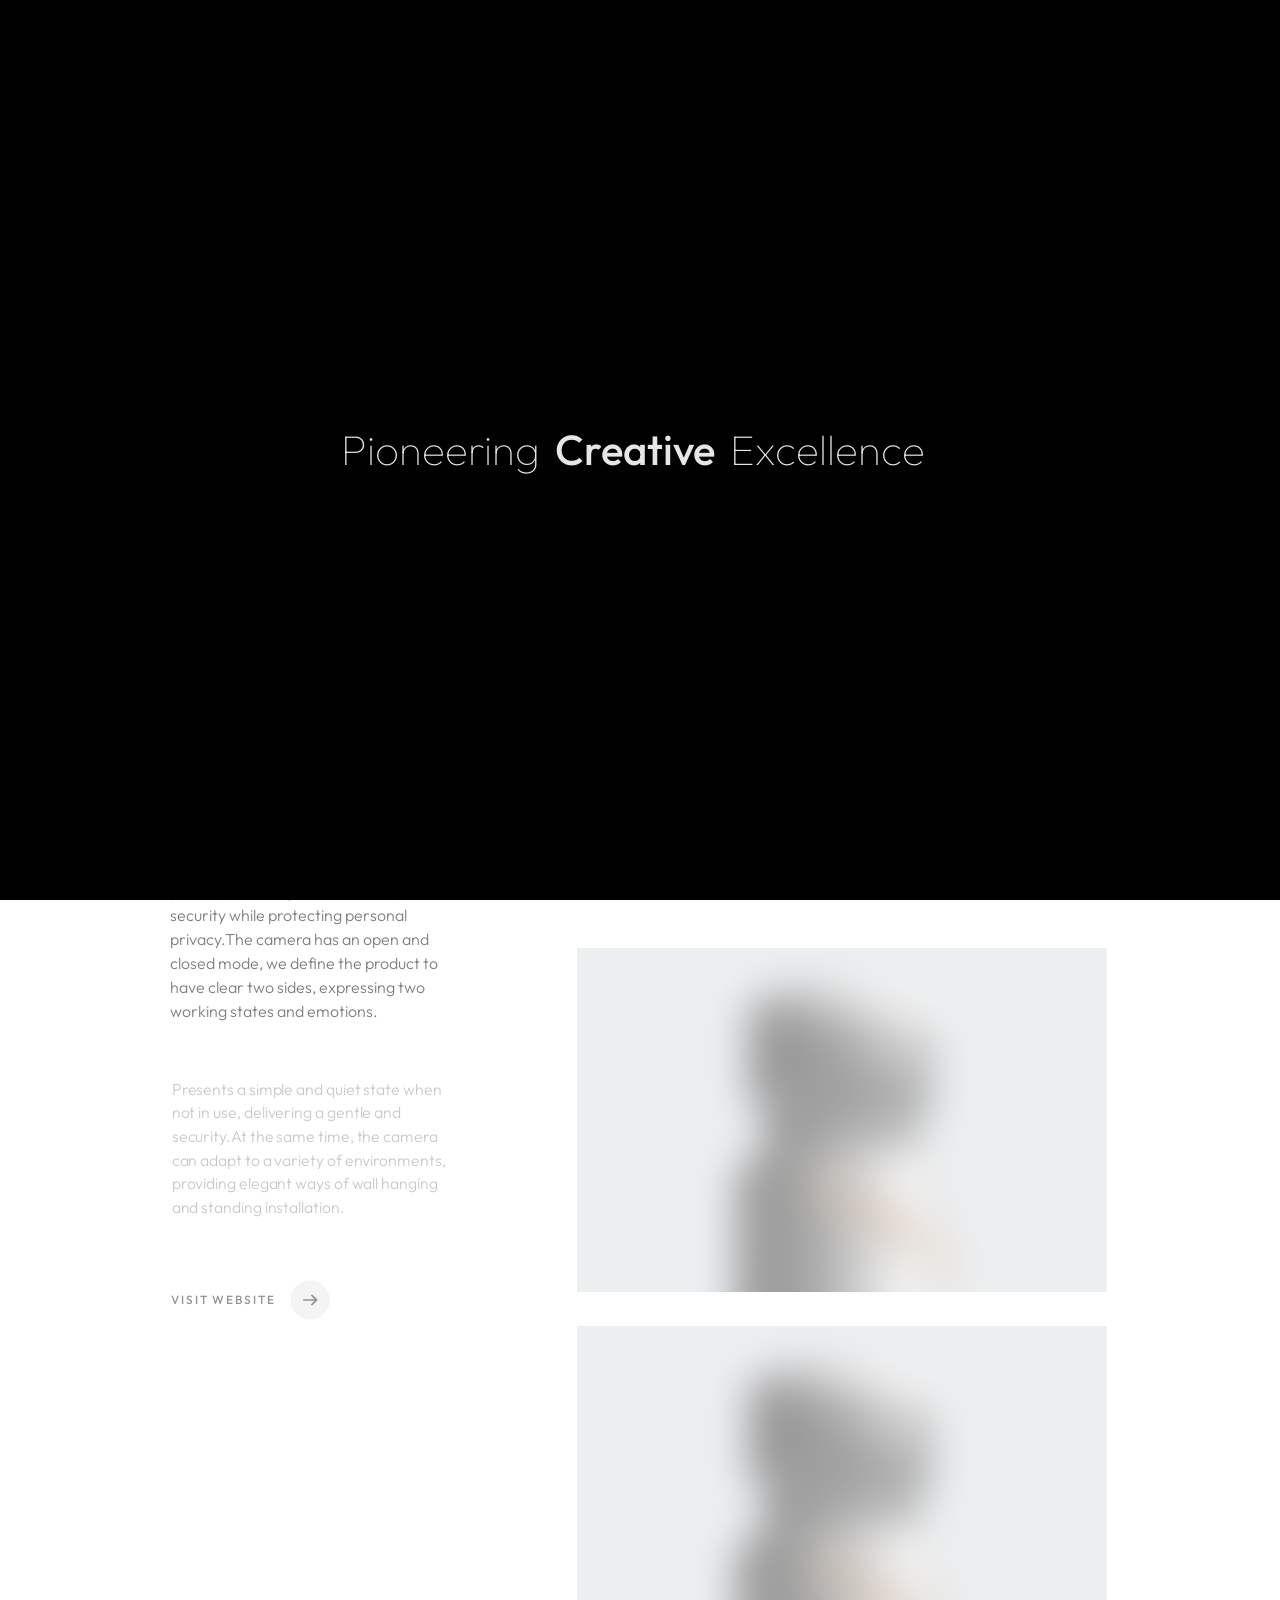
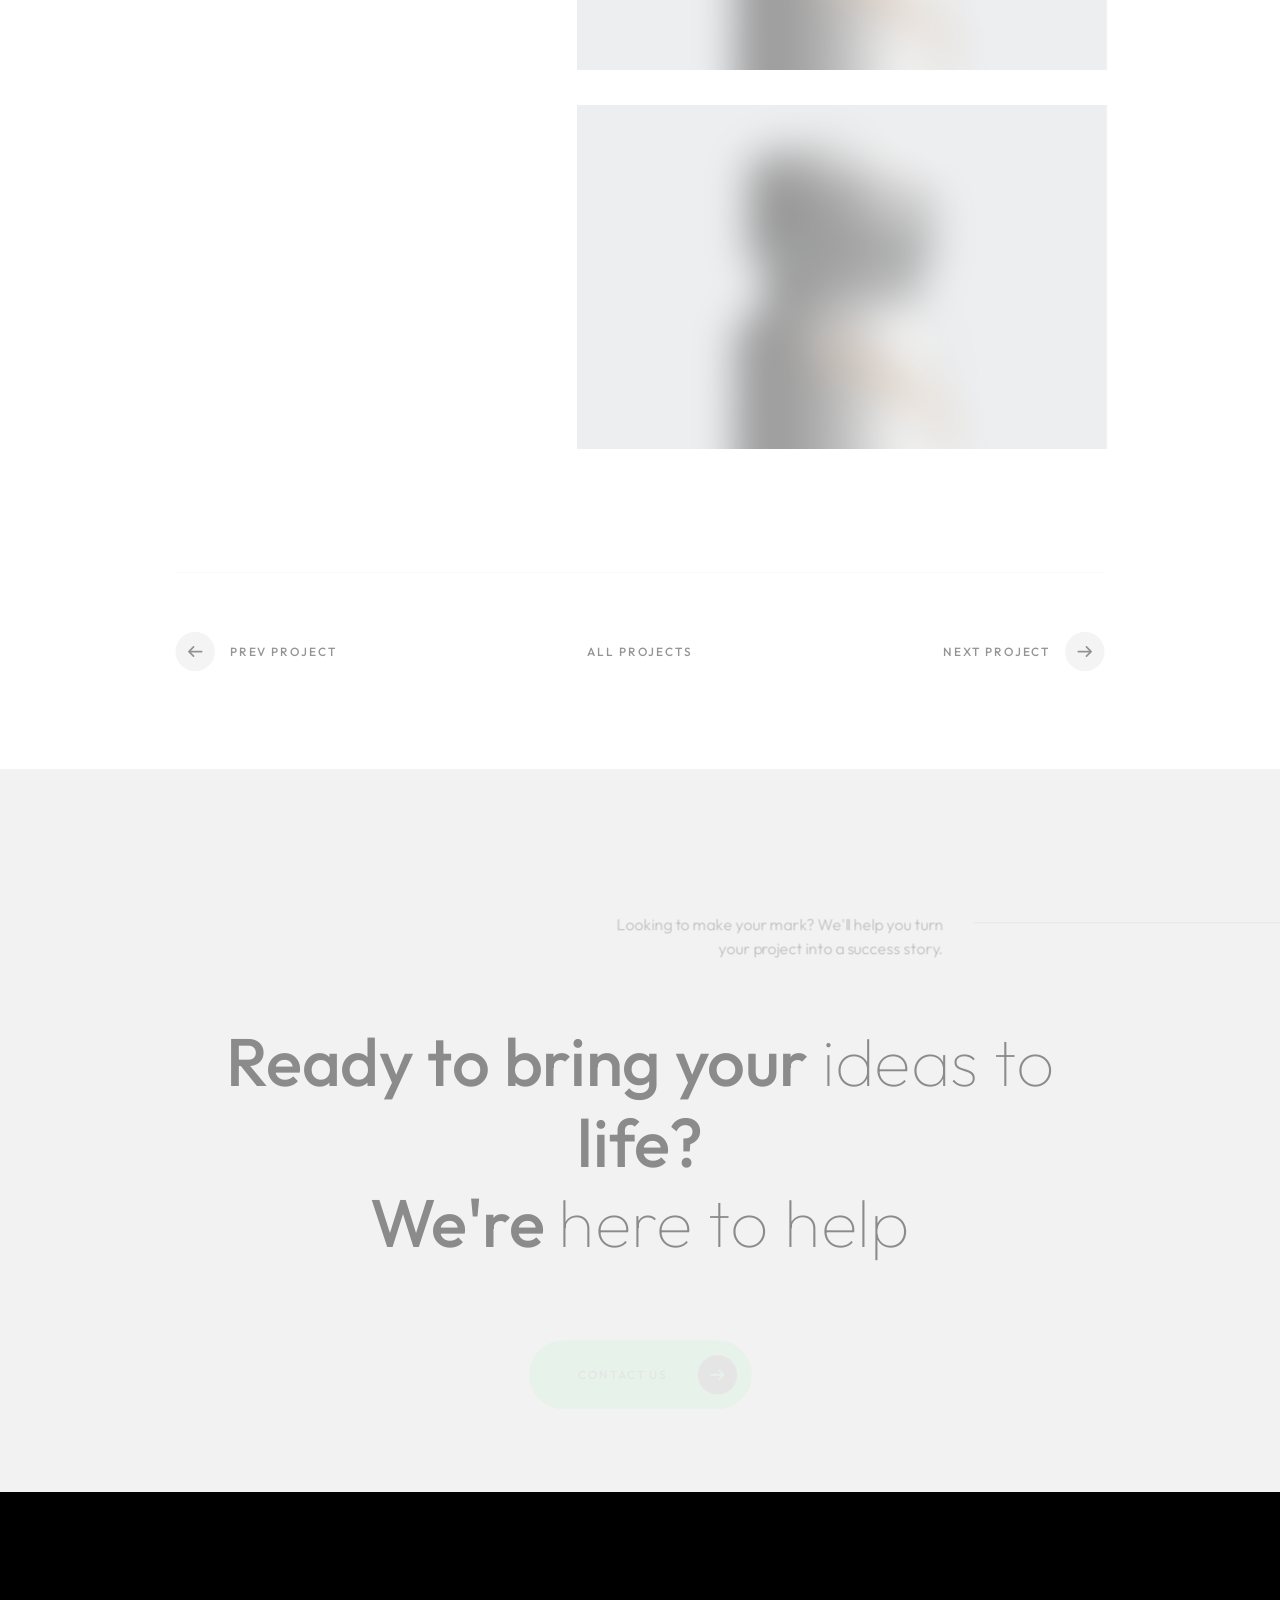
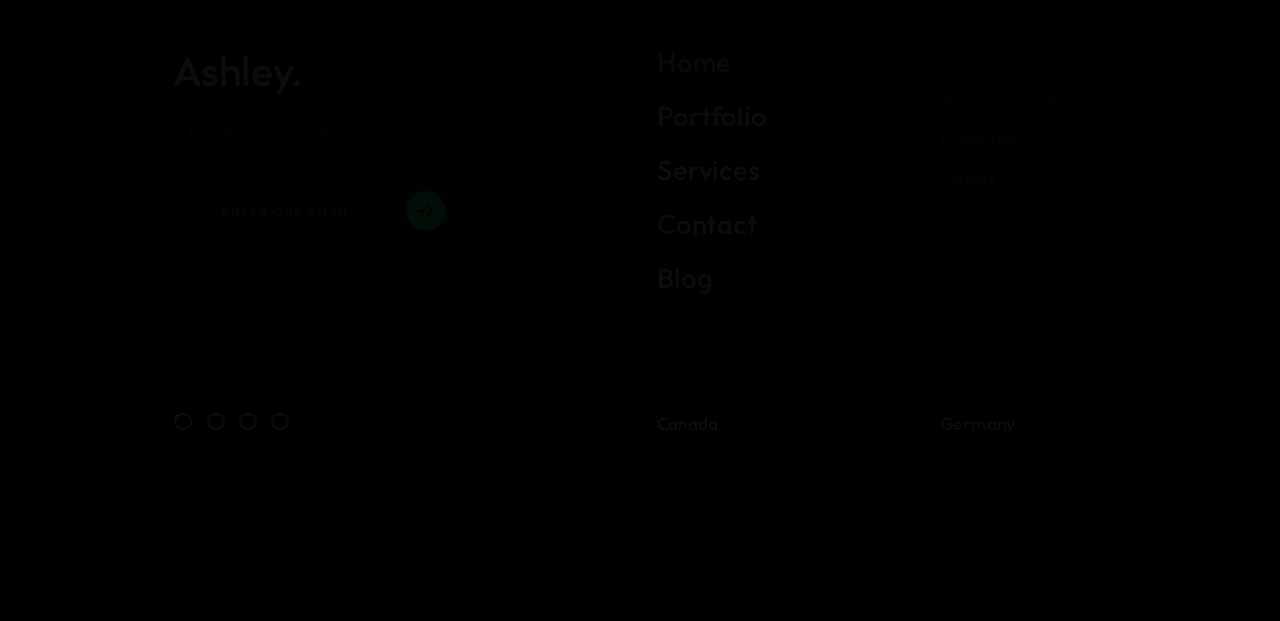
<file: project-2.html>
<!DOCTYPE html>
<html lang="zxx">

<head>

    <meta charset="UTF-8">
    <meta name="viewport" content="width=device-width, initial-scale=1.0">
    <meta http-equiv="X-UA-Compatible" content="ie=edge">

    <!-- bootstrap grid css -->
    <link rel="stylesheet" href="css/plugins/bootstrap-grid.css">
    <!-- font awesome css -->
    <link rel="stylesheet" href="css/plugins/font-awesome.min.css">
    <!-- swiper css -->
    <link rel="stylesheet" href="css/plugins/swiper.min.css">
    <!-- fancybox css -->
    <link rel="stylesheet" href="css/plugins/fancybox.min.css">
    <!-- ashley scss -->
    <link rel="stylesheet" href="css/style.css">
    <!-- page name -->
    <title>Ashley</title>

</head>

<body>

    <!-- wrapper -->
    <div class="mil-wrapper" id="top">

        <!-- cursor -->
        <div class="mil-ball">
            <span class="mil-icon-1">
                <svg viewBox="0 0 128 128">
                    <path d="M106.1,41.9c-1.2-1.2-3.1-1.2-4.2,0c-1.2,1.2-1.2,3.1,0,4.2L116.8,61H11.2l14.9-14.9c1.2-1.2,1.2-3.1,0-4.2	c-1.2-1.2-3.1-1.2-4.2,0l-20,20c-1.2,1.2-1.2,3.1,0,4.2l20,20c0.6,0.6,1.4,0.9,2.1,0.9s1.5-0.3,2.1-0.9c1.2-1.2,1.2-3.1,0-4.2	L11.2,67h105.5l-14.9,14.9c-1.2,1.2-1.2,3.1,0,4.2c0.6,0.6,1.4,0.9,2.1,0.9s1.5-0.3,2.1-0.9l20-20c1.2-1.2,1.2-3.1,0-4.2L106.1,41.9	z" />
                </svg>
            </span>
            <div class="mil-more-text">More</div>
            <div class="mil-choose-text">Сhoose</div>
        </div>
        <!-- cursor end -->

        <!-- preloader -->
        <div class="mil-preloader">
            <div class="mil-preloader-animation">
                <div class="mil-pos-abs mil-animation-1">
                    <p class="mil-h3 mil-muted mil-thin">Pioneering</p>
                    <p class="mil-h3 mil-muted">Creative</p>
                    <p class="mil-h3 mil-muted mil-thin">Excellence</p>
                </div>
                <div class="mil-pos-abs mil-animation-2">
                    <div class="mil-reveal-frame">
                        <p class="mil-reveal-box"></p>
                        <p class="mil-h3 mil-muted mil-thin">ashley.com</p>
                    </div>
                </div>
            </div>
        </div>
        <!-- preloader end -->

        <!-- scrollbar progress -->
        <div class="mil-progress-track">
            <div class="mil-progress"></div>
        </div>
        <!-- scrollbar progress end -->

        <!-- menu -->
        <div class="mil-menu-frame">
            <!-- frame clone -->
            <div class="mil-frame-top">
                <a href="home-1.html" class="mil-logo">A.</a>
                <div class="mil-menu-btn">
                    <span></span>
                </div>
            </div>
            <!-- frame clone end -->
            <div class="container">
                <div class="mil-menu-content">
                    <div class="row">
                        <div class="col-xl-5">

                            <nav class="mil-main-menu" id="swupMenu">
                                <ul>
                                    <li class="mil-has-children">
                                        <a href="#.">Homepage</a>
                                        <ul>
                                            <li><a href="home-1.html">Landing page</a></li>
                                            <li><a href="home-2.html">Personal</a></li>
                                            <li><a href="portfolio-3.html">Portfolio slider</a></li>
                                        </ul>
                                    </li>
                                    <li class="mil-has-children">
                                        <a href="#.">Portfolio</a>
                                        <ul>
                                            <li><a href="portfolio-1.html">Grid type 1</a></li>
                                            <li><a href="portfolio-2.html">Grid type 2</a></li>
                                            <li><a href="portfolio-3.html">Slider</a></li>
                                        </ul>
                                    </li>
                                    <li class="mil-has-children">
                                        <a href="#.">Services</a>
                                        <ul>
                                            <li><a href="services.html">Services List</a></li>
                                            <li><a href="service.html">Single service</a></li>
                                        </ul>
                                    </li>
                                    <li class="mil-has-children">
                                        <a href="#.">Newsletter</a>
                                        <ul>
                                            <li><a href="blog.html">Blog List</a></li>
                                            <li><a href="publication.html">Publication</a></li>
                                        </ul>
                                    </li>
                                    <li class="mil-has-children mil-active">
                                        <a href="#.">Other pages</a>
                                        <ul>
                                            <li><a href="team.html">Team</a></li>
                                            <li><a href="contact.html">Contact</a></li>
                                            <li><a href="404.html">404</a></li>
                                        </ul>
                                    </li>
                                </ul>
                            </nav>

                        </div>
                        <div class="col-xl-7">

                            <div class="mil-menu-right-frame">
                                <div class="mil-animation-in">
                                    <div class="mil-animation-frame">
                                        <div class="mil-animation mil-position-1 mil-scale" data-value-1="2" data-value-2="2"></div>
                                    </div>
                                </div>
                                <div class="mil-menu-right">
                                    <div class="row">
                                        <div class="col-lg-8 mil-mb-60">

                                            <h6 class="mil-muted mil-mb-30">Projects</h6>

                                            <ul class="mil-menu-list">
                                                <li><a href="project-1.html" class="mil-light-soft">Interior design studio</a></li>
                                                <li><a href="project-2.html" class="mil-light-soft">Home Security Camera</a></li>
                                                <li><a href="project-3.html" class="mil-light-soft">Kemia Honest Skincare</a></li>
                                                <li><a href="project-4.html" class="mil-light-soft">Cascade of Lava</a></li>
                                                <li><a href="project-5.html" class="mil-light-soft">Air Pro by Molekule</a></li>
                                                <li><a href="project-6.html" class="mil-light-soft">Tony's Chocolonely</a></li>
                                            </ul>

                                        </div>
                                        <div class="col-lg-4 mil-mb-60">

                                            <h6 class="mil-muted mil-mb-30">Useful links</h6>

                                            <ul class="mil-menu-list">
                                                <li><a href="#." class="mil-light-soft">Privacy Policy</a></li>
                                                <li><a href="#." class="mil-light-soft">Terms and conditions</a></li>
                                                <li><a href="#." class="mil-light-soft">Cookie Policy</a></li>
                                                <li><a href="#." class="mil-light-soft">Careers</a></li>
                                            </ul>

                                        </div>
                                    </div>
                                    <div class="mil-divider mil-mb-60"></div>
                                    <div class="row justify-content-between">

                                        <div class="col-lg-4 mil-mb-60">

                                            <h6 class="mil-muted mil-mb-30">Canada</h6>

                                            <p class="mil-light-soft mil-up">71 South Los Carneros Road, California <span class="mil-no-wrap">+51 174 705 812</span></p>

                                        </div>
                                        <div class="col-lg-4 mil-mb-60">

                                            <h6 class="mil-muted mil-mb-30">Germany</h6>

                                            <p class="mil-light-soft">Leehove 40, 2678 MC De Lier, Netherlands <span class="mil-no-wrap">+31 174 705 811</span></p>

                                        </div>
                                    </div>
                                </div>
                            </div>

                        </div>
                    </div>
                </div>
            </div>
        </div>
        <!-- menu -->

        <!-- curtain -->
        <div class="mil-curtain"></div>
        <!-- curtain end -->

        <!-- frame -->
        <div class="mil-frame">
            <div class="mil-frame-top">
                <a href="home-1.html" class="mil-logo">A.</a>
                <div class="mil-menu-btn">
                    <span></span>
                </div>
            </div>
            <div class="mil-frame-bottom">
                <div class="mil-current-page"></div>
                <div class="mil-back-to-top">
                    <a href="#top" class="mil-link mil-dark mil-arrow-place">
                        <span>Back to top</span>
                    </a>
                </div>
            </div>
        </div>
        <!-- frame end -->

        <!-- content -->
        <div class="mil-content">
            <div id="swupMain" class="mil-main-transition">

                <!-- banner -->
                <div class="mil-inner-banner">
                    <div class="mil-banner-content mil-up">
                        <div class="mil-animation-frame">
                            <div class="mil-animation mil-position-4 mil-dark mil-scale" data-value-1="6" data-value-2="1.4"></div>
                        </div>
                        <div class="container">
                            <ul class="mil-breadcrumbs mil-mb-60">
                                <li><a href="home-1.html">Homepage</a></li>
                                <li><a href="portfolio-1.html">Portfolio</a></li>
                                <li><a href="project-1.html">Project</a></li>
                            </ul>
                            <h1 class="mil-mb-60">Interior Design <span class="mil-thin">Studio</span></h1>
                            <a href="#project" class="mil-link mil-dark mil-arrow-place mil-down-arrow">
                                <span>Read more</span>
                            </a>
                        </div>
                    </div>
                </div>
                <!-- banner end -->

                <!-- project -->
                <section>
                    <div class="container mil-p-120-120" id="project">
                        <div class="row justify-content-between mil-mb-120">
                            <div class="col-lg-4">

                                <div class="mil-p-0-120">
                                    <ul class="mil-service-list mil-dark mil-mb-60">
                                        <li class="mil-up">Client: &nbsp;<span class="mil-dark">Envato Market</span></li>
                                        <li class="mil-up">Date: &nbsp;<span class="mil-dark">April 2023</span></li>
                                        <li class="mil-up">Author: &nbsp;<span class="mil-dark">Paul Trueman</span></li>
                                    </ul>

                                    <h5 class="mil-up mil-mb-30">Simplicity, elegance, innovation!</h5>

                                    <p class="mil-up mil-mb-30">A home surveillance camera that pays great attention to security and user privacy, featuring two modes to provide security while protecting personal privacy.The camera has an open and closed mode, we define the product to have clear two sides, expressing two working states and emotions.</p>

                                    <p class="mil-up mil-mb-60">Presents a simple and quiet state when not in use, delivering a gentle and security.At the same time, the camera can adapt to a variety of environments, providing elegant ways of wall hanging and standing installation.</p>

                                    <a data-no-swup href="https://www.behance.net/gallery/117994149/Home-Security-Camera?tracking_source=curated_galleries_product-design" target="_blank" class="mil-link mil-dark mil-up  mil-arrow-place">
                                        <span>Visit website</span>

                                    </a>
                                </div>

                            </div>
                            <div class="col-lg-7">

                                <div class="mil-image-frame mil-horizontal mil-up mil-mb-30">
                                    <img src="img/works/2/1.gif" alt="image">
                                    <a data-fancybox="gallery" data-no-swup href="img/works/2/1.gif" class="mil-zoom-btn">
                                        <img src="img/icons/zoom.svg" alt="zoom">
                                    </a>
                                </div>
                                <div class="mil-image-frame mil-horizontal mil-up mil-mb-30">
                                    <img src="img/works/2/2.jpg" alt="image">
                                    <a data-fancybox="gallery" data-no-swup href="img/works/2/2.jpg" class="mil-zoom-btn">
                                        <img src="img/icons/zoom.svg" alt="zoom">
                                    </a>
                                </div>
                                <div class="mil-image-frame mil-horizontal mil-up mil-mb-30">
                                    <img src="img/works/2/3.jpg" alt="image">
                                    <a data-fancybox="gallery" data-no-swup href="img/works/2/3.jpg" class="mil-zoom-btn">
                                        <img src="img/icons/zoom.svg" alt="zoom">
                                    </a>
                                </div>
                                <div class="mil-image-frame mil-horizontal mil-up">
                                    <img src="img/works/2/4.jpg" alt="image">
                                    <a data-fancybox="gallery" data-no-swup href="img/works/2/4.jpg" class="mil-zoom-btn">
                                        <img src="img/icons/zoom.svg" alt="zoom">
                                    </a>
                                </div>

                            </div>
                        </div>
                        <div class="mil-works-nav mil-up">
                            <a href="project-1.html" class="mil-link mil-dark mil-arrow-place mil-icon-left">
                                <span>Prev project</span>
                            </a>
                            <a href="portfolio-1.html" class="mil-link mil-dark">
                                <span>All projects</span>
                            </a>
                            <a href="project-3.html" class="mil-link mil-dark mil-arrow-place">
                                <span>Next project</span>
                            </a>
                        </div>
                    </div>
                </section>
                <!-- project end -->

                <!-- call to action -->
                <section class="mil-soft-bg">
                    <div class="container mil-p-120-120">
                        <div class="row">
                            <div class="col-lg-10">

                                <span class="mil-suptitle mil-suptitle-right mil-suptitle-dark mil-up">Looking to make your mark? We'll help you turn <br> your project into a success story.</span>

                            </div>
                        </div>
                        <div class="mil-center">
                            <h2 class="mil-up mil-mb-60">Ready to bring your <span class="mil-thin">ideas to</span> life? <br> We're <span class="mil-thin">here to help</span></h2>
                            <div class="mil-up"><a href="contact.html" class="mil-button mil-arrow-place"><span>Contact us</span></a></div>
                        </div>
                    </div>
                </section>
                <!-- call to action end -->

                <!-- footer -->
                <footer class="mil-dark-bg">
                    <div class="mi-invert-fix">
                        <div class="container mil-p-120-60">
                            <div class="row justify-content-between">
                                <div class="col-md-4 col-lg-4 mil-mb-60">

                                    <div class="mil-muted mil-logo mil-up mil-mb-30">Ashley.</div>

                                    <p class="mil-light-soft mil-up mil-mb-30">Subscribe our newsletter:</p>

                                    <form class="mil-subscribe-form mil-up">
                                        <input type="text" placeholder="Enter our email">
                                        <button type="submit" class="mil-button mil-icon-button-sm mil-arrow-place"></button>
                                    </form>

                                </div>
                                <div class="col-md-7 col-lg-6">
                                    <div class="row justify-content-end">
                                        <div class="col-md-6 col-lg-7">

                                            <nav class="mil-footer-menu mil-mb-60">
                                                <ul>
                                                    <li class="mil-up mil-active">
                                                        <a href="home-1.html">Home</a>
                                                    </li>
                                                    <li class="mil-up">
                                                        <a href="portfolio-1.html">Portfolio</a>
                                                    </li>
                                                    <li class="mil-up">
                                                        <a href="services.html">Services</a>
                                                    </li>
                                                    <li class="mil-up">
                                                        <a href="contact.html">Contact</a>
                                                    </li>
                                                    <li class="mil-up">
                                                        <a href="blog.html">Blog</a>
                                                    </li>
                                                </ul>
                                            </nav>

                                        </div>
                                        <div class="col-md-6 col-lg-5">

                                            <ul class="mil-menu-list mil-up mil-mb-60">
                                                <li><a href="#." class="mil-light-soft">Privacy Policy</a></li>
                                                <li><a href="#." class="mil-light-soft">Terms and conditions</a></li>
                                                <li><a href="#." class="mil-light-soft">Cookie Policy</a></li>
                                                <li><a href="#." class="mil-light-soft">Careers</a></li>
                                            </ul>

                                        </div>
                                    </div>
                                </div>
                            </div>

                            <div class="row justify-content-between flex-sm-row-reverse">
                                <div class="col-md-7 col-lg-6">

                                    <div class="row justify-content-between">

                                        <div class="col-md-6 col-lg-5 mil-mb-60">

                                            <h6 class="mil-muted mil-up mil-mb-30">Canada</h6>

                                            <p class="mil-light-soft mil-up">71 South Los Carneros Road, California <span class="mil-no-wrap">+51 174 705 812</span></p>

                                        </div>
                                        <div class="col-md-6 col-lg-5 mil-mb-60">

                                            <h6 class="mil-muted mil-up mil-mb-30">Germany</h6>

                                            <p class="mil-light-soft mil-up">Leehove 40, 2678 MC De Lier, Netherlands <span class="mil-no-wrap">+31 174 705 811</span></p>

                                        </div>
                                    </div>

                                </div>
                                <div class="col-md-4 col-lg-6 mil-mb-60">

                                    <div class="mil-vert-between">
                                        <div class="mil-mb-30">
                                            <ul class="mil-social-icons mil-up">
                                                <li><a href="#." target="_blank" class="social-icon"> <i class="far fa-circle"></i></a></li>
                                                <li><a href="#." target="_blank" class="social-icon"> <i class="far fa-circle"></i></a></li>
                                                <li><a href="#." target="_blank" class="social-icon"> <i class="far fa-circle"></i></a></li>
                                                <li><a href="#." target="_blank" class="social-icon"> <i class="far fa-circle"></i></a></li>
                                            </ul>
                                        </div>
                                        <p class="mil-light-soft mil-up">© Copyright 2023 - Mil. All Rights Reserved.</p>
                                    </div>

                                </div>
                            </div>
                        </div>
                    </div>
                </footer>
                <!-- footer end -->

                <!-- hidden elements -->
                <div class="mil-hidden-elements">
                    <div class="mil-dodecahedron">
                        <div class="mil-pentagon">
                            <div></div>
                            <div></div>
                            <div></div>
                            <div></div>
                            <div></div>
                        </div>
                        <div class="mil-pentagon">
                            <div></div>
                            <div></div>
                            <div></div>
                            <div></div>
                            <div></div>
                        </div>
                        <div class="mil-pentagon">
                            <div></div>
                            <div></div>
                            <div></div>
                            <div></div>
                            <div></div>
                        </div>
                        <div class="mil-pentagon">
                            <div></div>
                            <div></div>
                            <div></div>
                            <div></div>
                            <div></div>
                        </div>
                        <div class="mil-pentagon">
                            <div></div>
                            <div></div>
                            <div></div>
                            <div></div>
                            <div></div>
                        </div>
                        <div class="mil-pentagon">
                            <div></div>
                            <div></div>
                            <div></div>
                            <div></div>
                            <div></div>
                        </div>
                        <div class="mil-pentagon">
                            <div></div>
                            <div></div>
                            <div></div>
                            <div></div>
                            <div></div>
                        </div>
                        <div class="mil-pentagon">
                            <div></div>
                            <div></div>
                            <div></div>
                            <div></div>
                            <div></div>
                        </div>
                        <div class="mil-pentagon">
                            <div></div>
                            <div></div>
                            <div></div>
                            <div></div>
                            <div></div>
                        </div>
                        <div class="mil-pentagon">
                            <div></div>
                            <div></div>
                            <div></div>
                            <div></div>
                            <div></div>
                        </div>
                        <div class="mil-pentagon">
                            <div></div>
                            <div></div>
                            <div></div>
                            <div></div>
                            <div></div>
                        </div>
                        <div class="mil-pentagon">
                            <div></div>
                            <div></div>
                            <div></div>
                            <div></div>
                            <div></div>
                        </div>
                    </div>

                    <svg xmlns="http://www.w3.org/2000/svg" viewBox="0 0 24 24" class="mil-arrow">
                        <path d="M 14 5.3417969 C 13.744125 5.3417969 13.487969 5.4412187 13.292969 5.6367188 L 13.207031 5.7226562 C 12.816031 6.1136563 12.816031 6.7467188 13.207031 7.1367188 L 17.070312 11 L 4 11 C 3.448 11 3 11.448 3 12 C 3 12.552 3.448 13 4 13 L 17.070312 13 L 13.207031 16.863281 C 12.816031 17.254281 12.816031 17.887344 13.207031 18.277344 L 13.292969 18.363281 C 13.683969 18.754281 14.317031 18.754281 14.707031 18.363281 L 20.363281 12.707031 C 20.754281 12.316031 20.754281 11.682969 20.363281 11.292969 L 14.707031 5.6367188 C 14.511531 5.4412187 14.255875 5.3417969 14 5.3417969 z" />
                    </svg>

                    <svg width="250" viewBox="0 0 300 1404" fill="none" xmlns="http://www.w3.org/2000/svg" class="mil-lines">
                        <path fill-rule="evenodd" clip-rule="evenodd" d="M1 892L1 941H299V892C299 809.71 232.29 743 150 743C67.7096 743 1 809.71 1 892ZM0 942H300V892C300 809.157 232.843 742 150 742C67.1573 742 0 809.157 0 892L0 942Z" class="mil-move" />
                        <path fill-rule="evenodd" clip-rule="evenodd" d="M299 146V97L1 97V146C1 228.29 67.7096 295 150 295C232.29 295 299 228.29 299 146ZM300 96L0 96V146C0 228.843 67.1573 296 150 296C232.843 296 300 228.843 300 146V96Z" class="mil-move" />
                        <path fill-rule="evenodd" clip-rule="evenodd" d="M299 1H1V1403H299V1ZM0 0V1404H300V0H0Z" />
                        <path fill-rule="evenodd" clip-rule="evenodd" d="M150 -4.37115e-08L150 1404L149 1404L149 0L150 -4.37115e-08Z" />
                        <path fill-rule="evenodd" clip-rule="evenodd" d="M150 1324C232.29 1324 299 1257.29 299 1175C299 1092.71 232.29 1026 150 1026C67.7096 1026 1 1092.71 1 1175C1 1257.29 67.7096 1324 150 1324ZM150 1325C232.843 1325 300 1257.84 300 1175C300 1092.16 232.843 1025 150 1025C67.1573 1025 0 1092.16 0 1175C0 1257.84 67.1573 1325 150 1325Z" class="mil-move" />
                        <path fill-rule="evenodd" clip-rule="evenodd" d="M300 1175H0V1174H300V1175Z" class="mil-move" />
                        <path fill-rule="evenodd" clip-rule="evenodd" d="M150 678C232.29 678 299 611.29 299 529C299 446.71 232.29 380 150 380C67.7096 380 1 446.71 1 529C1 611.29 67.7096 678 150 678ZM150 679C232.843 679 300 611.843 300 529C300 446.157 232.843 379 150 379C67.1573 379 0 446.157 0 529C0 611.843 67.1573 679 150 679Z" class="mil-move" />
                        <path fill-rule="evenodd" clip-rule="evenodd" d="M299 380H1V678H299V380ZM0 379V679H300V379H0Z" class="mil-move" />
                    </svg>
                </div>
                <!-- hidden elements end -->

            </div>
        </div>
        <!-- content -->
    </div>
    <!-- wrapper end -->

    <!-- jQuery js -->
    <script src="js/plugins/jquery.min.js"></script>
    <!-- swup js -->
    <script src="js/plugins/swup.min.js"></script>
    <!-- swiper js -->
    <script src="js/plugins/swiper.min.js"></script>
    <!-- fancybox js -->
    <script src="js/plugins/fancybox.min.js"></script>
    <!-- gsap js -->
    <script src="js/plugins/gsap.min.js"></script>
    <!-- scroll smoother -->
    <script src="js/plugins/smooth-scroll.js"></script>
    <!-- scroll trigger js -->
    <script src="js/plugins/ScrollTrigger.min.js"></script>
    <!-- scroll to js -->
    <script src="js/plugins/ScrollTo.min.js"></script>
    <!-- ashley js -->
    <script src="js/main.js"></script>

</body>

</html>
</file>
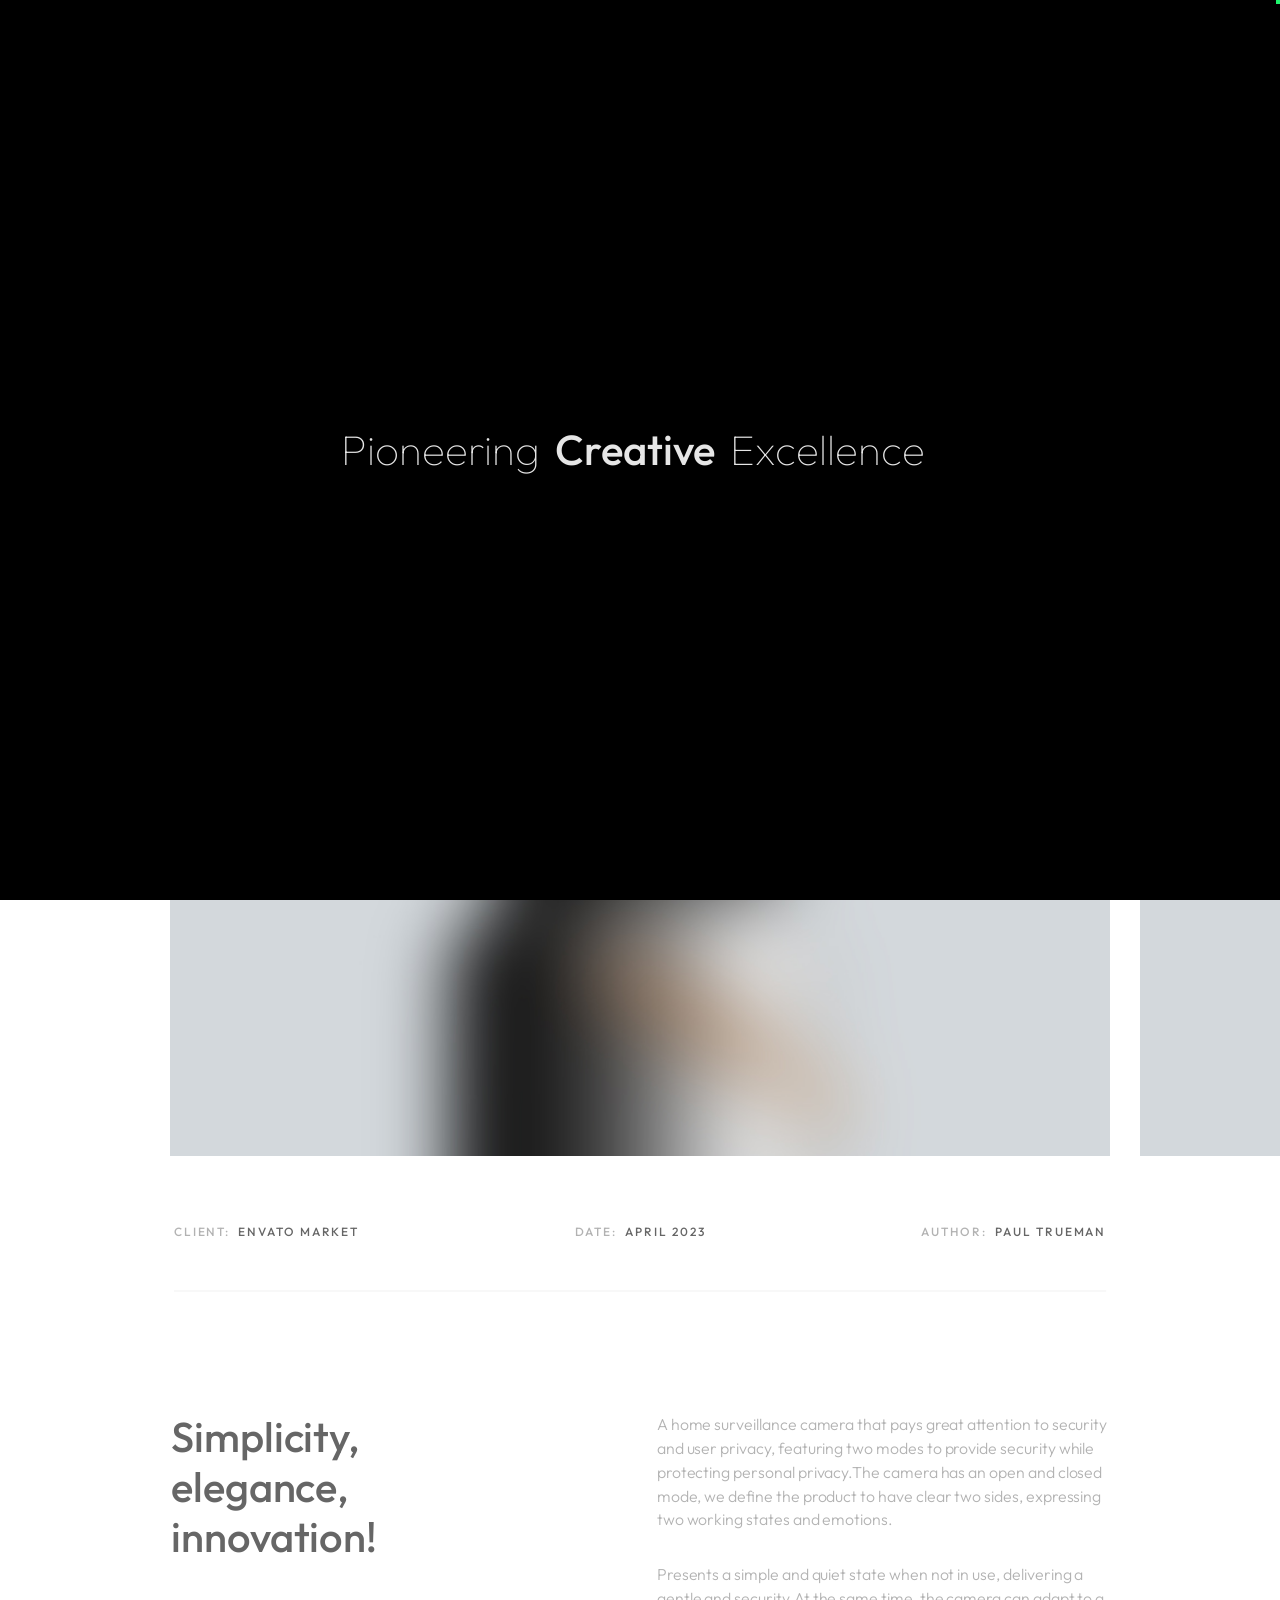
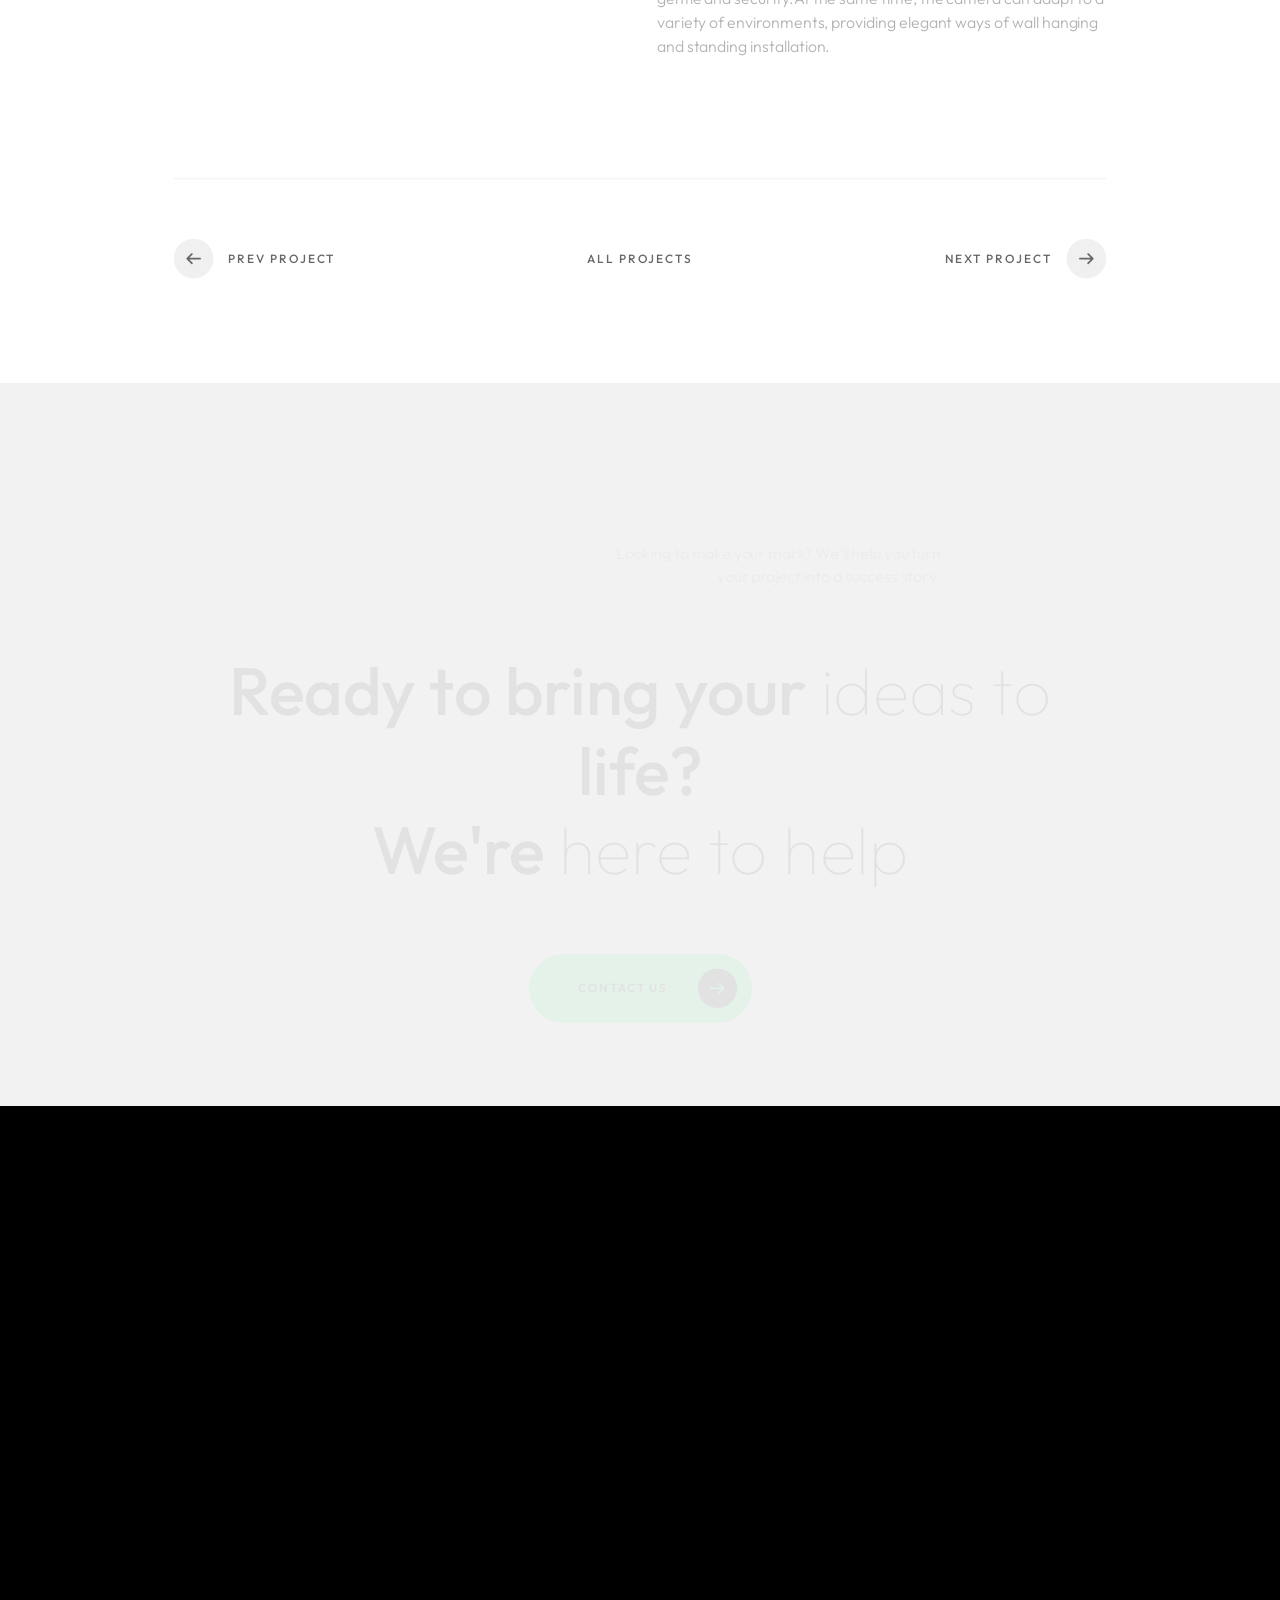
<file: project-3.html>
<!DOCTYPE html>
<html lang="zxx">

<head>

    <meta charset="UTF-8">
    <meta name="viewport" content="width=device-width, initial-scale=1.0">
    <meta http-equiv="X-UA-Compatible" content="ie=edge">

    <!-- bootstrap grid css -->
    <link rel="stylesheet" href="css/plugins/bootstrap-grid.css">
    <!-- font awesome css -->
    <link rel="stylesheet" href="css/plugins/font-awesome.min.css">
    <!-- swiper css -->
    <link rel="stylesheet" href="css/plugins/swiper.min.css">
    <!-- fancybox css -->
    <link rel="stylesheet" href="css/plugins/fancybox.min.css">
    <!-- ashley scss -->
    <link rel="stylesheet" href="css/style.css">
    <!-- page name -->
    <title>Ashley</title>

</head>

<body>

    <!-- wrapper -->
    <div class="mil-wrapper" id="top">

        <!-- cursor -->
        <div class="mil-ball">
            <span class="mil-icon-1">
                <svg viewBox="0 0 128 128">
                    <path d="M106.1,41.9c-1.2-1.2-3.1-1.2-4.2,0c-1.2,1.2-1.2,3.1,0,4.2L116.8,61H11.2l14.9-14.9c1.2-1.2,1.2-3.1,0-4.2	c-1.2-1.2-3.1-1.2-4.2,0l-20,20c-1.2,1.2-1.2,3.1,0,4.2l20,20c0.6,0.6,1.4,0.9,2.1,0.9s1.5-0.3,2.1-0.9c1.2-1.2,1.2-3.1,0-4.2	L11.2,67h105.5l-14.9,14.9c-1.2,1.2-1.2,3.1,0,4.2c0.6,0.6,1.4,0.9,2.1,0.9s1.5-0.3,2.1-0.9l20-20c1.2-1.2,1.2-3.1,0-4.2L106.1,41.9	z" />
                </svg>
            </span>
            <div class="mil-more-text">More</div>
            <div class="mil-choose-text">Сhoose</div>
        </div>
        <!-- cursor end -->

        <!-- preloader -->
        <div class="mil-preloader">
            <div class="mil-preloader-animation">
                <div class="mil-pos-abs mil-animation-1">
                    <p class="mil-h3 mil-muted mil-thin">Pioneering</p>
                    <p class="mil-h3 mil-muted">Creative</p>
                    <p class="mil-h3 mil-muted mil-thin">Excellence</p>
                </div>
                <div class="mil-pos-abs mil-animation-2">
                    <div class="mil-reveal-frame">
                        <p class="mil-reveal-box"></p>
                        <p class="mil-h3 mil-muted mil-thin">ashley.com</p>
                    </div>
                </div>
            </div>
        </div>
        <!-- preloader end -->

        <!-- scrollbar progress -->
        <div class="mil-progress-track">
            <div class="mil-progress"></div>
        </div>
        <!-- scrollbar progress end -->

        <!-- menu -->
        <div class="mil-menu-frame">
            <!-- frame clone -->
            <div class="mil-frame-top">
                <a href="home-1.html" class="mil-logo">A.</a>
                <div class="mil-menu-btn">
                    <span></span>
                </div>
            </div>
            <!-- frame clone end -->
            <div class="container">
                <div class="mil-menu-content">
                    <div class="row">
                        <div class="col-xl-5">

                            <nav class="mil-main-menu" id="swupMenu">
                                <ul>
                                    <li class="mil-has-children">
                                        <a href="#.">Homepage</a>
                                        <ul>
                                            <li><a href="home-1.html">Landing page</a></li>
                                            <li><a href="home-2.html">Personal</a></li>
                                            <li><a href="portfolio-3.html">Portfolio slider</a></li>
                                        </ul>
                                    </li>
                                    <li class="mil-has-children">
                                        <a href="#.">Portfolio</a>
                                        <ul>
                                            <li><a href="portfolio-1.html">Grid type 1</a></li>
                                            <li><a href="portfolio-2.html">Grid type 2</a></li>
                                            <li><a href="portfolio-3.html">Slider</a></li>
                                        </ul>
                                    </li>
                                    <li class="mil-has-children">
                                        <a href="#.">Services</a>
                                        <ul>
                                            <li><a href="services.html">Services List</a></li>
                                            <li><a href="service.html">Single service</a></li>
                                        </ul>
                                    </li>
                                    <li class="mil-has-children">
                                        <a href="#.">Newsletter</a>
                                        <ul>
                                            <li><a href="blog.html">Blog List</a></li>
                                            <li><a href="publication.html">Publication</a></li>
                                        </ul>
                                    </li>
                                    <li class="mil-has-children mil-active">
                                        <a href="#.">Other pages</a>
                                        <ul>
                                            <li><a href="team.html">Team</a></li>
                                            <li><a href="contact.html">Contact</a></li>
                                            <li><a href="404.html">404</a></li>
                                        </ul>
                                    </li>
                                </ul>
                            </nav>

                        </div>
                        <div class="col-xl-7">

                            <div class="mil-menu-right-frame">
                                <div class="mil-animation-in">
                                    <div class="mil-animation-frame">
                                        <div class="mil-animation mil-position-1 mil-scale" data-value-1="2" data-value-2="2"></div>
                                    </div>
                                </div>
                                <div class="mil-menu-right">
                                    <div class="row">
                                        <div class="col-lg-8 mil-mb-60">

                                            <h6 class="mil-muted mil-mb-30">Projects</h6>

                                            <ul class="mil-menu-list">
                                                <li><a href="project-1.html" class="mil-light-soft">Interior design studio</a></li>
                                                <li><a href="project-2.html" class="mil-light-soft">Home Security Camera</a></li>
                                                <li><a href="project-3.html" class="mil-light-soft">Kemia Honest Skincare</a></li>
                                                <li><a href="project-4.html" class="mil-light-soft">Cascade of Lava</a></li>
                                                <li><a href="project-5.html" class="mil-light-soft">Air Pro by Molekule</a></li>
                                                <li><a href="project-6.html" class="mil-light-soft">Tony's Chocolonely</a></li>
                                            </ul>

                                        </div>
                                        <div class="col-lg-4 mil-mb-60">

                                            <h6 class="mil-muted mil-mb-30">Useful links</h6>

                                            <ul class="mil-menu-list">
                                                <li><a href="#." class="mil-light-soft">Privacy Policy</a></li>
                                                <li><a href="#." class="mil-light-soft">Terms and conditions</a></li>
                                                <li><a href="#." class="mil-light-soft">Cookie Policy</a></li>
                                                <li><a href="#." class="mil-light-soft">Careers</a></li>
                                            </ul>

                                        </div>
                                    </div>
                                    <div class="mil-divider mil-mb-60"></div>
                                    <div class="row justify-content-between">

                                        <div class="col-lg-4 mil-mb-60">

                                            <h6 class="mil-muted mil-mb-30">Canada</h6>

                                            <p class="mil-light-soft mil-up">71 South Los Carneros Road, California <span class="mil-no-wrap">+51 174 705 812</span></p>

                                        </div>
                                        <div class="col-lg-4 mil-mb-60">

                                            <h6 class="mil-muted mil-mb-30">Germany</h6>

                                            <p class="mil-light-soft">Leehove 40, 2678 MC De Lier, Netherlands <span class="mil-no-wrap">+31 174 705 811</span></p>

                                        </div>
                                    </div>
                                </div>
                            </div>

                        </div>
                    </div>
                </div>
            </div>
        </div>
        <!-- menu -->

        <!-- curtain -->
        <div class="mil-curtain"></div>
        <!-- curtain end -->

        <!-- frame -->
        <div class="mil-frame">
            <div class="mil-frame-top">
                <a href="home-1.html" class="mil-logo">A.</a>
                <div class="mil-menu-btn">
                    <span></span>
                </div>
            </div>
            <div class="mil-frame-bottom">
                <div class="mil-current-page"></div>
                <div class="mil-back-to-top">
                    <a href="#top" class="mil-link mil-dark mil-arrow-place">
                        <span>Back to top</span>
                    </a>
                </div>
            </div>
        </div>
        <!-- frame end -->

        <!-- content -->
        <div class="mil-content">
            <div id="swupMain" class="mil-main-transition">

                <!-- banner -->
                <div class="mil-inner-banner">
                    <div class="mil-banner-content mil-up">
                        <div class="mil-animation-frame">
                            <div class="mil-animation mil-position-4 mil-dark mil-scale" data-value-1="6" data-value-2="1.4"></div>
                        </div>
                        <div class="container">
                            <ul class="mil-breadcrumbs mil-mb-60">
                                <li><a href="home-1.html">Homepage</a></li>
                                <li><a href="portfolio-1.html">Portfolio</a></li>
                                <li><a href="project-1.html">Project</a></li>
                            </ul>
                            <h1 class="mil-mb-60">Kemia Honest <span class="mil-thin">Skincare</span></h1>
                            <a href="#project" class="mil-link mil-dark mil-arrow-place mil-down-arrow">
                                <span>Read more</span>
                            </a>
                        </div>
                    </div>
                </div>
                <!-- banner end -->

                <!-- project -->
                <section id="project">
                    <div class="container mil-p-120-120">
                        <div class="swiper-container mil-1-slider mil-up">
                            <div class="swiper-wrapper">
                                <div class="swiper-slide">

                                    <div class="mil-image-frame mil-horizontal mil-drag">
                                        <img src="img/works/3/1.jpg" alt="image">
                                        <a data-fancybox="gallery" data-no-swup href="img/works/3/1.jpg" class="mil-zoom-btn">
                                            <img src="img/icons/zoom.svg" alt="zoom">
                                        </a>
                                    </div>

                                </div>
                                <div class="swiper-slide">

                                    <div class="mil-image-frame mil-horizontal mil-drag">
                                        <img src="img/works/3/2.jpg" alt="image">
                                        <a data-fancybox="gallery" data-no-swup href="img/works/3/2.jpg" class="mil-zoom-btn">
                                            <img src="img/icons/zoom.svg" alt="zoom">
                                        </a>
                                    </div>

                                </div>
                                <div class="swiper-slide">

                                    <div class="mil-image-frame mil-horizontal mil-drag">
                                        <img src="img/works/3/3.jpg" alt="image">
                                        <a data-fancybox="gallery" data-no-swup href="img/works/3/3.jpg" class="mil-zoom-btn">
                                            <img src="img/icons/zoom.svg" alt="zoom">
                                        </a>
                                    </div>

                                </div>
                                <div class="swiper-slide">

                                    <div class="mil-image-frame mil-horizontal mil-drag">
                                        <img src="img/works/3/4.jpg" alt="image">
                                        <a data-fancybox="gallery" data-no-swup href="img/works/3/4.jpg" class="mil-zoom-btn">
                                            <img src="img/icons/zoom.svg" alt="zoom">
                                        </a>
                                    </div>

                                </div>

                            </div>
                        </div>
                        <div class="mil-info mil-up">
                            <div>Client: &nbsp;<span class="mil-dark">Envato Market</span></div>
                            <div>Date: &nbsp;<span class="mil-dark">April 2023</span></div>
                            <div>Author: &nbsp;<span class="mil-dark">Paul Trueman</span></div>
                        </div>
                        <div class="row justify-content-between mil-p-120-90">
                            <div class="col-lg-5">
                                <h3 class="mil-up mil-mb-60">Simplicity, elegance, innovation!</h3>
                            </div>
                            <div class="col-lg-6">
                                <p class="mil-up mil-mb-30">A home surveillance camera that pays great attention to security and user privacy, featuring two modes to provide security while protecting personal privacy.The camera has an open and closed mode, we define the product to have clear two sides, expressing two working states and emotions.</p>

                                <p class="mil-up mil-mb-30">Presents a simple and quiet state when not in use, delivering a gentle and security.At the same time, the camera can adapt to a variety of environments, providing elegant ways of wall hanging and standing installation.</p>
                            </div>
                        </div>
                        <div class="mil-works-nav mil-up">
                            <a href="project-2.html" class="mil-link mil-dark mil-arrow-place mil-icon-left">
                                <span>Prev project</span>
                            </a>
                            <a href="portfolio-1.html" class="mil-link mil-dark">
                                <span>All projects</span>
                            </a>
                            <a href="project-4.html" class="mil-link mil-dark mil-arrow-place">
                                <span>Next project</span>
                            </a>
                        </div>
                    </div>
                </section>
                <!-- project end -->

                <!-- call to action -->
                <section class="mil-soft-bg">
                    <div class="container mil-p-120-120">
                        <div class="row">
                            <div class="col-lg-10">

                                <span class="mil-suptitle mil-suptitle-right mil-suptitle-dark mil-up">Looking to make your mark? We'll help you turn <br> your project into a success story.</span>

                            </div>
                        </div>
                        <div class="mil-center">
                            <h2 class="mil-up mil-mb-60">Ready to bring your <span class="mil-thin">ideas to</span> life? <br> We're <span class="mil-thin">here to help</span></h2>
                            <div class="mil-up"><a href="contact.html" class="mil-button mil-arrow-place"><span>Contact us</span></a></div>
                        </div>
                    </div>
                </section>
                <!-- call to action end -->

                <!-- footer -->
                <footer class="mil-dark-bg">
                    <div class="mi-invert-fix">
                        <div class="container mil-p-120-60">
                            <div class="row justify-content-between">
                                <div class="col-md-4 col-lg-4 mil-mb-60">

                                    <div class="mil-muted mil-logo mil-up mil-mb-30">Ashley.</div>

                                    <p class="mil-light-soft mil-up mil-mb-30">Subscribe our newsletter:</p>

                                    <form class="mil-subscribe-form mil-up">
                                        <input type="text" placeholder="Enter our email">
                                        <button type="submit" class="mil-button mil-icon-button-sm mil-arrow-place"></button>
                                    </form>

                                </div>
                                <div class="col-md-7 col-lg-6">
                                    <div class="row justify-content-end">
                                        <div class="col-md-6 col-lg-7">

                                            <nav class="mil-footer-menu mil-mb-60">
                                                <ul>
                                                    <li class="mil-up mil-active">
                                                        <a href="home-1.html">Home</a>
                                                    </li>
                                                    <li class="mil-up">
                                                        <a href="portfolio-1.html">Portfolio</a>
                                                    </li>
                                                    <li class="mil-up">
                                                        <a href="services.html">Services</a>
                                                    </li>
                                                    <li class="mil-up">
                                                        <a href="contact.html">Contact</a>
                                                    </li>
                                                    <li class="mil-up">
                                                        <a href="blog.html">Blog</a>
                                                    </li>
                                                </ul>
                                            </nav>

                                        </div>
                                        <div class="col-md-6 col-lg-5">

                                            <ul class="mil-menu-list mil-up mil-mb-60">
                                                <li><a href="#." class="mil-light-soft">Privacy Policy</a></li>
                                                <li><a href="#." class="mil-light-soft">Terms and conditions</a></li>
                                                <li><a href="#." class="mil-light-soft">Cookie Policy</a></li>
                                                <li><a href="#." class="mil-light-soft">Careers</a></li>
                                            </ul>

                                        </div>
                                    </div>
                                </div>
                            </div>

                            <div class="row justify-content-between flex-sm-row-reverse">
                                <div class="col-md-7 col-lg-6">

                                    <div class="row justify-content-between">

                                        <div class="col-md-6 col-lg-5 mil-mb-60">

                                            <h6 class="mil-muted mil-up mil-mb-30">Canada</h6>

                                            <p class="mil-light-soft mil-up">71 South Los Carneros Road, California <span class="mil-no-wrap">+51 174 705 812</span></p>

                                        </div>
                                        <div class="col-md-6 col-lg-5 mil-mb-60">

                                            <h6 class="mil-muted mil-up mil-mb-30">Germany</h6>

                                            <p class="mil-light-soft mil-up">Leehove 40, 2678 MC De Lier, Netherlands <span class="mil-no-wrap">+31 174 705 811</span></p>

                                        </div>
                                    </div>

                                </div>
                                <div class="col-md-4 col-lg-6 mil-mb-60">

                                    <div class="mil-vert-between">
                                        <div class="mil-mb-30">
                                            <ul class="mil-social-icons mil-up">
                                                <li><a href="#." target="_blank" class="social-icon"> <i class="far fa-circle"></i></a></li>
                                                <li><a href="#." target="_blank" class="social-icon"> <i class="far fa-circle"></i></a></li>
                                                <li><a href="#." target="_blank" class="social-icon"> <i class="far fa-circle"></i></a></li>
                                                <li><a href="#." target="_blank" class="social-icon"> <i class="far fa-circle"></i></a></li>
                                            </ul>
                                        </div>
                                        <p class="mil-light-soft mil-up">© Copyright 2023 - Mil. All Rights Reserved.</p>
                                    </div>

                                </div>
                            </div>
                        </div>
                    </div>
                </footer>
                <!-- footer end -->

                <!-- hidden elements -->
                <div class="mil-hidden-elements">
                    <div class="mil-dodecahedron">
                        <div class="mil-pentagon">
                            <div></div>
                            <div></div>
                            <div></div>
                            <div></div>
                            <div></div>
                        </div>
                        <div class="mil-pentagon">
                            <div></div>
                            <div></div>
                            <div></div>
                            <div></div>
                            <div></div>
                        </div>
                        <div class="mil-pentagon">
                            <div></div>
                            <div></div>
                            <div></div>
                            <div></div>
                            <div></div>
                        </div>
                        <div class="mil-pentagon">
                            <div></div>
                            <div></div>
                            <div></div>
                            <div></div>
                            <div></div>
                        </div>
                        <div class="mil-pentagon">
                            <div></div>
                            <div></div>
                            <div></div>
                            <div></div>
                            <div></div>
                        </div>
                        <div class="mil-pentagon">
                            <div></div>
                            <div></div>
                            <div></div>
                            <div></div>
                            <div></div>
                        </div>
                        <div class="mil-pentagon">
                            <div></div>
                            <div></div>
                            <div></div>
                            <div></div>
                            <div></div>
                        </div>
                        <div class="mil-pentagon">
                            <div></div>
                            <div></div>
                            <div></div>
                            <div></div>
                            <div></div>
                        </div>
                        <div class="mil-pentagon">
                            <div></div>
                            <div></div>
                            <div></div>
                            <div></div>
                            <div></div>
                        </div>
                        <div class="mil-pentagon">
                            <div></div>
                            <div></div>
                            <div></div>
                            <div></div>
                            <div></div>
                        </div>
                        <div class="mil-pentagon">
                            <div></div>
                            <div></div>
                            <div></div>
                            <div></div>
                            <div></div>
                        </div>
                        <div class="mil-pentagon">
                            <div></div>
                            <div></div>
                            <div></div>
                            <div></div>
                            <div></div>
                        </div>
                    </div>

                    <svg xmlns="http://www.w3.org/2000/svg" viewBox="0 0 24 24" class="mil-arrow">
                        <path d="M 14 5.3417969 C 13.744125 5.3417969 13.487969 5.4412187 13.292969 5.6367188 L 13.207031 5.7226562 C 12.816031 6.1136563 12.816031 6.7467188 13.207031 7.1367188 L 17.070312 11 L 4 11 C 3.448 11 3 11.448 3 12 C 3 12.552 3.448 13 4 13 L 17.070312 13 L 13.207031 16.863281 C 12.816031 17.254281 12.816031 17.887344 13.207031 18.277344 L 13.292969 18.363281 C 13.683969 18.754281 14.317031 18.754281 14.707031 18.363281 L 20.363281 12.707031 C 20.754281 12.316031 20.754281 11.682969 20.363281 11.292969 L 14.707031 5.6367188 C 14.511531 5.4412187 14.255875 5.3417969 14 5.3417969 z" />
                    </svg>

                    <svg width="250" viewBox="0 0 300 1404" fill="none" xmlns="http://www.w3.org/2000/svg" class="mil-lines">
                        <path fill-rule="evenodd" clip-rule="evenodd" d="M1 892L1 941H299V892C299 809.71 232.29 743 150 743C67.7096 743 1 809.71 1 892ZM0 942H300V892C300 809.157 232.843 742 150 742C67.1573 742 0 809.157 0 892L0 942Z" class="mil-move" />
                        <path fill-rule="evenodd" clip-rule="evenodd" d="M299 146V97L1 97V146C1 228.29 67.7096 295 150 295C232.29 295 299 228.29 299 146ZM300 96L0 96V146C0 228.843 67.1573 296 150 296C232.843 296 300 228.843 300 146V96Z" class="mil-move" />
                        <path fill-rule="evenodd" clip-rule="evenodd" d="M299 1H1V1403H299V1ZM0 0V1404H300V0H0Z" />
                        <path fill-rule="evenodd" clip-rule="evenodd" d="M150 -4.37115e-08L150 1404L149 1404L149 0L150 -4.37115e-08Z" />
                        <path fill-rule="evenodd" clip-rule="evenodd" d="M150 1324C232.29 1324 299 1257.29 299 1175C299 1092.71 232.29 1026 150 1026C67.7096 1026 1 1092.71 1 1175C1 1257.29 67.7096 1324 150 1324ZM150 1325C232.843 1325 300 1257.84 300 1175C300 1092.16 232.843 1025 150 1025C67.1573 1025 0 1092.16 0 1175C0 1257.84 67.1573 1325 150 1325Z" class="mil-move" />
                        <path fill-rule="evenodd" clip-rule="evenodd" d="M300 1175H0V1174H300V1175Z" class="mil-move" />
                        <path fill-rule="evenodd" clip-rule="evenodd" d="M150 678C232.29 678 299 611.29 299 529C299 446.71 232.29 380 150 380C67.7096 380 1 446.71 1 529C1 611.29 67.7096 678 150 678ZM150 679C232.843 679 300 611.843 300 529C300 446.157 232.843 379 150 379C67.1573 379 0 446.157 0 529C0 611.843 67.1573 679 150 679Z" class="mil-move" />
                        <path fill-rule="evenodd" clip-rule="evenodd" d="M299 380H1V678H299V380ZM0 379V679H300V379H0Z" class="mil-move" />
                    </svg>
                </div>
                <!-- hidden elements end -->

            </div>
        </div>
        <!-- content -->
    </div>
    <!-- wrapper end -->

    <!-- jQuery js -->
    <script src="js/plugins/jquery.min.js"></script>
    <!-- swup js -->
    <script src="js/plugins/swup.min.js"></script>
    <!-- swiper js -->
    <script src="js/plugins/swiper.min.js"></script>
    <!-- fancybox js -->
    <script src="js/plugins/fancybox.min.js"></script>
    <!-- gsap js -->
    <script src="js/plugins/gsap.min.js"></script>
    <!-- scroll smoother -->
    <script src="js/plugins/smooth-scroll.js"></script>
    <!-- scroll trigger js -->
    <script src="js/plugins/ScrollTrigger.min.js"></script>
    <!-- scroll to js -->
    <script src="js/plugins/ScrollTo.min.js"></script>
    <!-- ashley js -->
    <script src="js/main.js"></script>

</body>

</html>
</file>
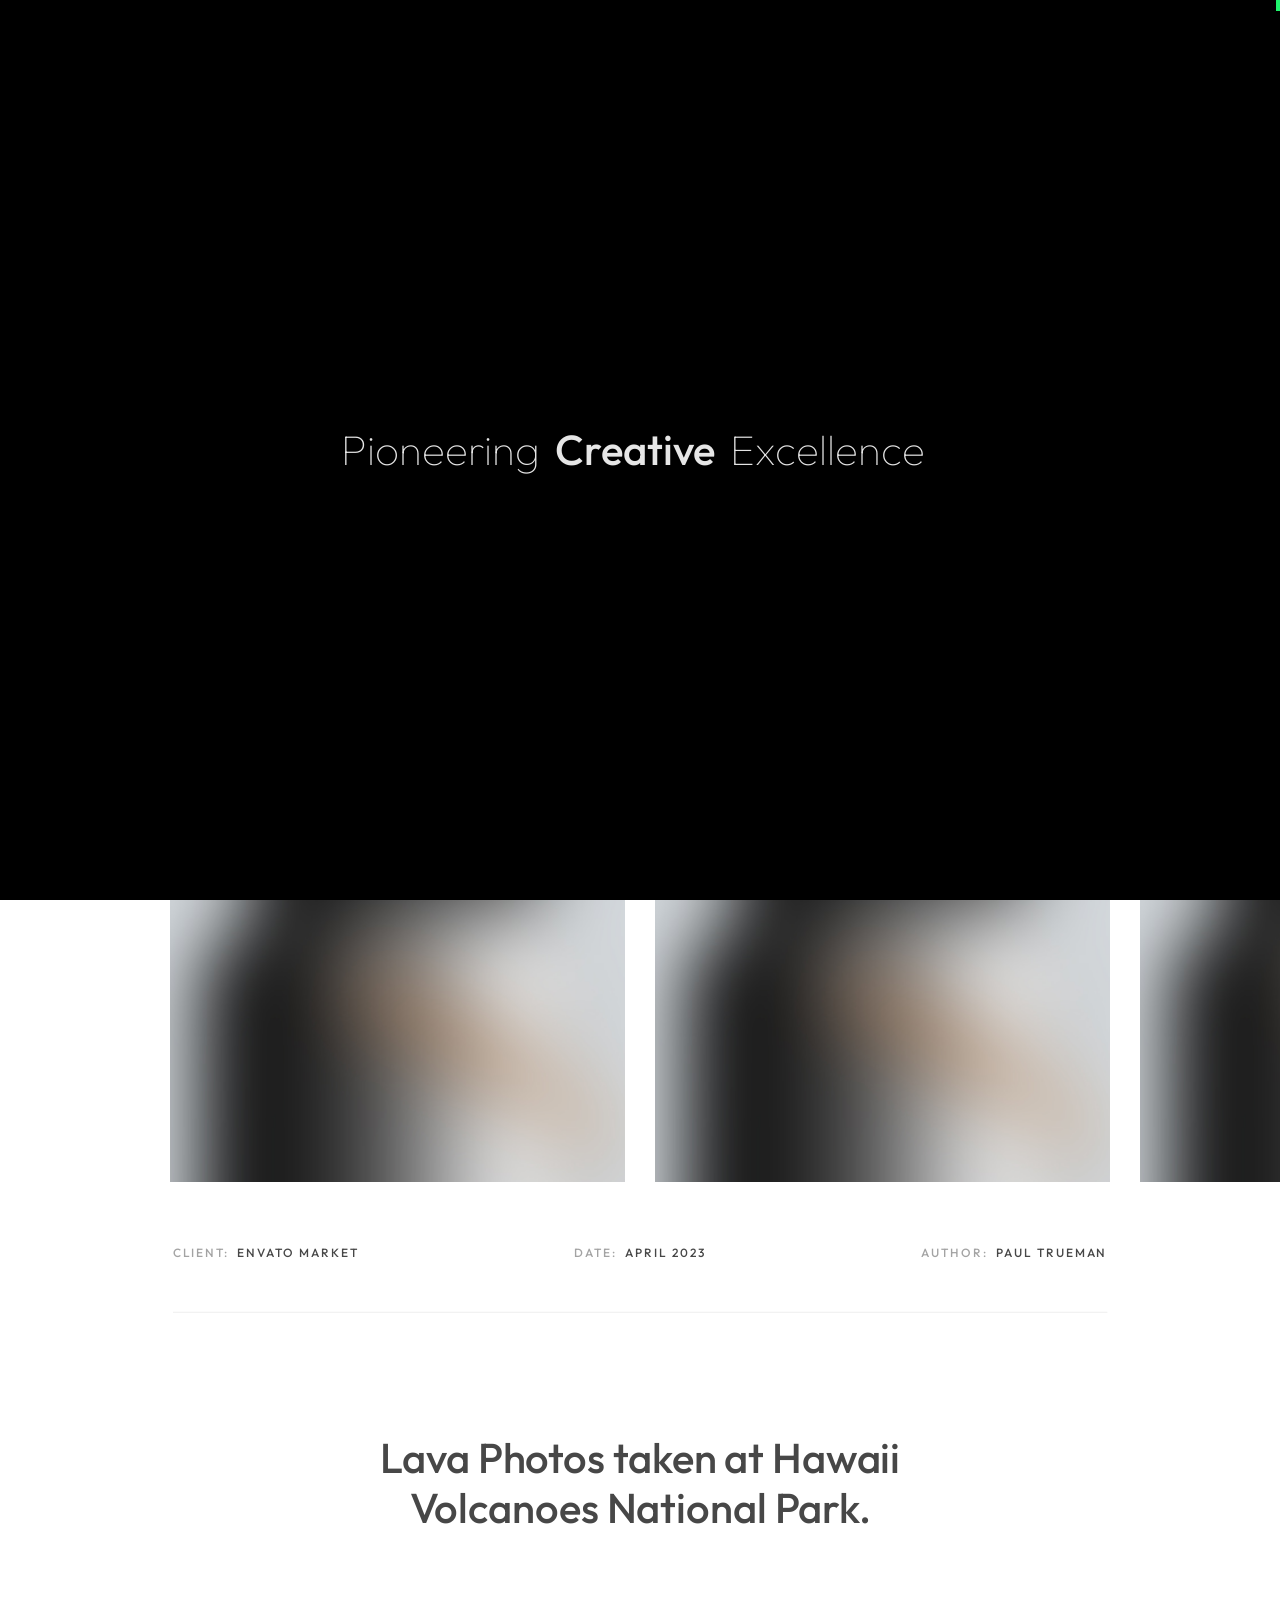
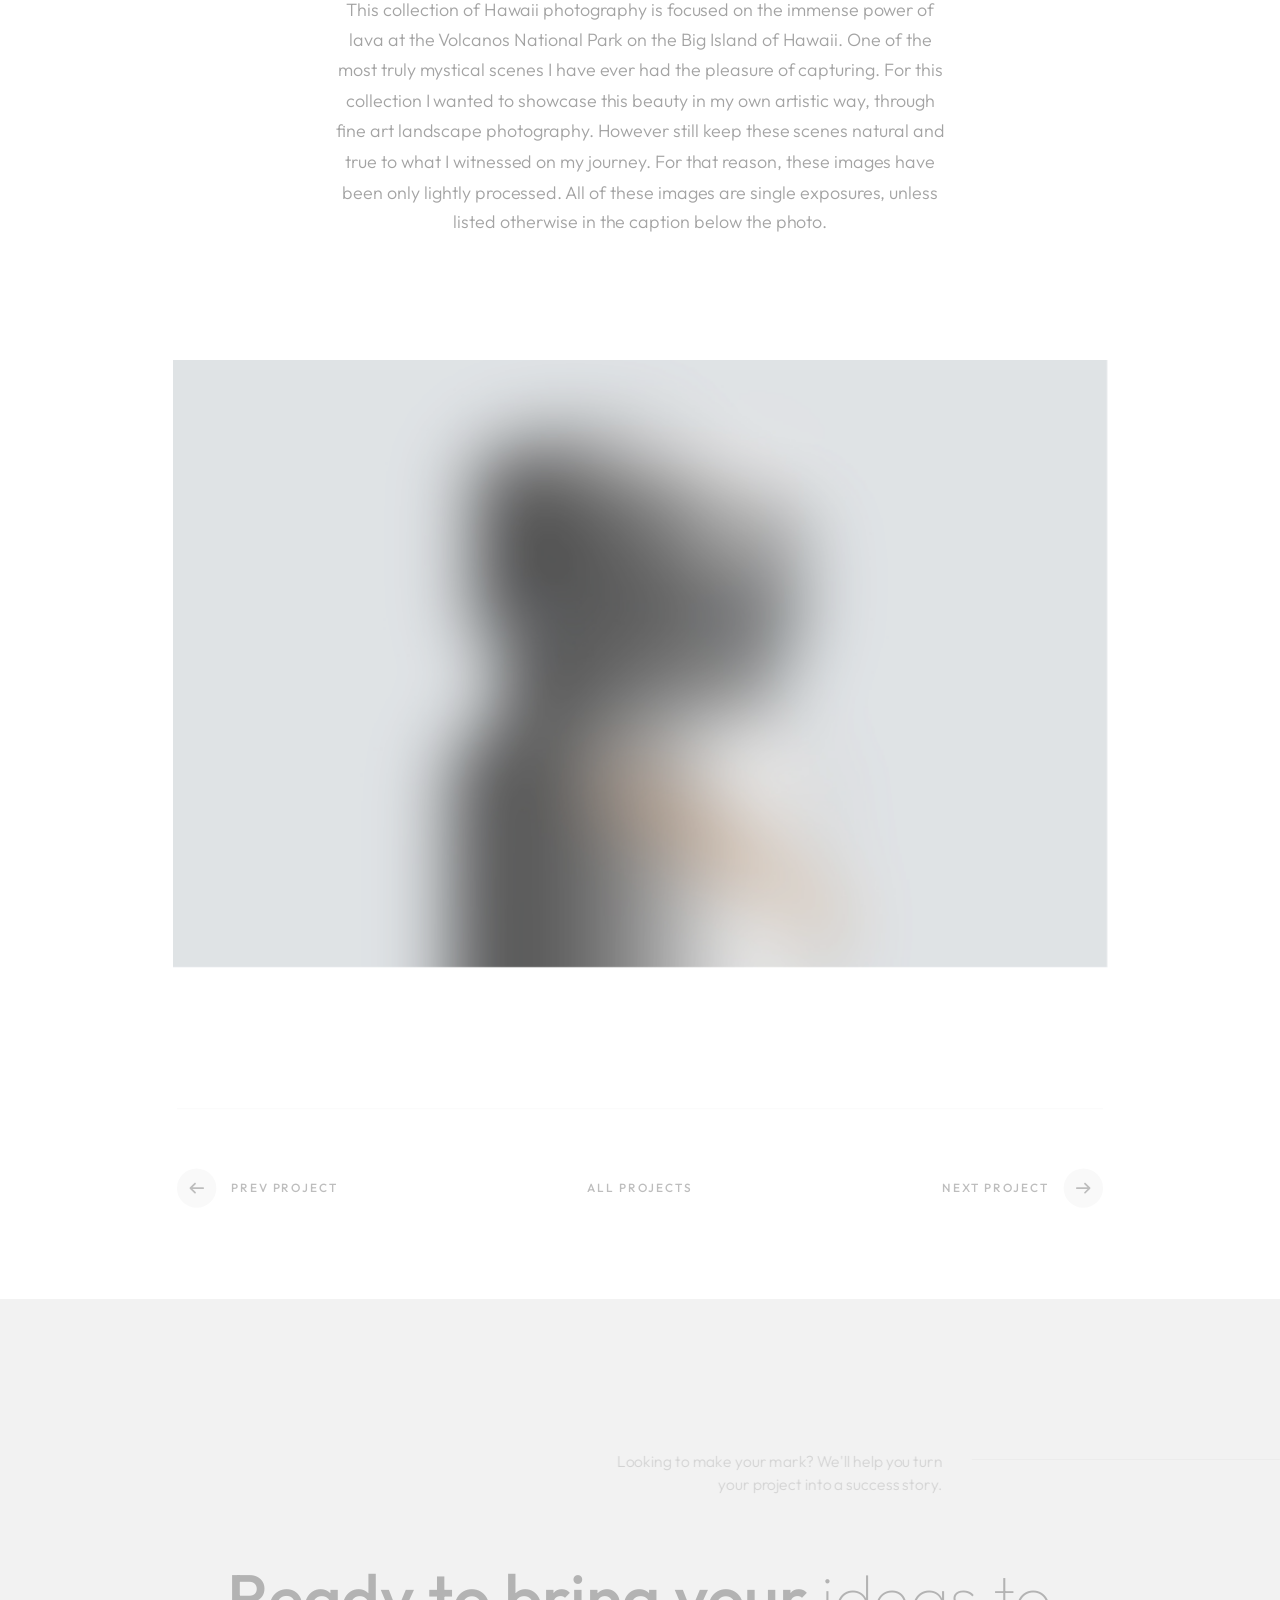
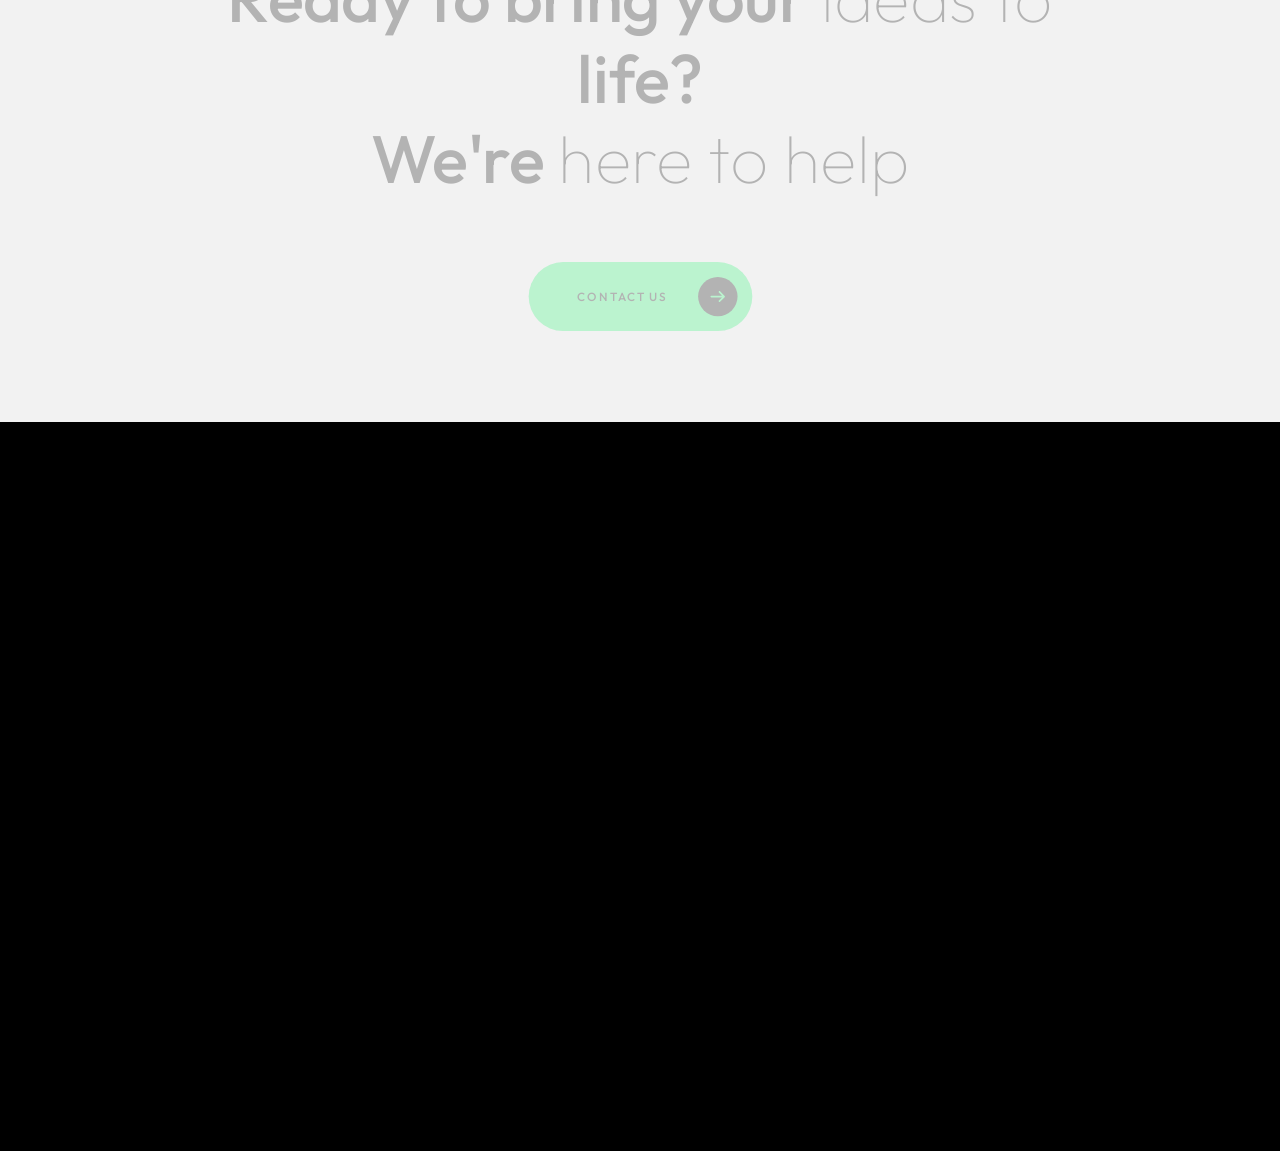
<file: project-4.html>
<!DOCTYPE html>
<html lang="zxx">

<head>

    <meta charset="UTF-8">
    <meta name="viewport" content="width=device-width, initial-scale=1.0">
    <meta http-equiv="X-UA-Compatible" content="ie=edge">

    <!-- bootstrap grid css -->
    <link rel="stylesheet" href="css/plugins/bootstrap-grid.css">
    <!-- font awesome css -->
    <link rel="stylesheet" href="css/plugins/font-awesome.min.css">
    <!-- swiper css -->
    <link rel="stylesheet" href="css/plugins/swiper.min.css">
    <!-- fancybox css -->
    <link rel="stylesheet" href="css/plugins/fancybox.min.css">
    <!-- ashley scss -->
    <link rel="stylesheet" href="css/style.css">
    <!-- page name -->
    <title>Ashley</title>

</head>

<body>

    <!-- wrapper -->
    <div class="mil-wrapper" id="top">

        <!-- cursor -->
        <div class="mil-ball">
            <span class="mil-icon-1">
                <svg viewBox="0 0 128 128">
                    <path d="M106.1,41.9c-1.2-1.2-3.1-1.2-4.2,0c-1.2,1.2-1.2,3.1,0,4.2L116.8,61H11.2l14.9-14.9c1.2-1.2,1.2-3.1,0-4.2	c-1.2-1.2-3.1-1.2-4.2,0l-20,20c-1.2,1.2-1.2,3.1,0,4.2l20,20c0.6,0.6,1.4,0.9,2.1,0.9s1.5-0.3,2.1-0.9c1.2-1.2,1.2-3.1,0-4.2	L11.2,67h105.5l-14.9,14.9c-1.2,1.2-1.2,3.1,0,4.2c0.6,0.6,1.4,0.9,2.1,0.9s1.5-0.3,2.1-0.9l20-20c1.2-1.2,1.2-3.1,0-4.2L106.1,41.9	z" />
                </svg>
            </span>
            <div class="mil-more-text">More</div>
            <div class="mil-choose-text">Сhoose</div>
        </div>
        <!-- cursor end -->

        <!-- preloader -->
        <div class="mil-preloader">
            <div class="mil-preloader-animation">
                <div class="mil-pos-abs mil-animation-1">
                    <p class="mil-h3 mil-muted mil-thin">Pioneering</p>
                    <p class="mil-h3 mil-muted">Creative</p>
                    <p class="mil-h3 mil-muted mil-thin">Excellence</p>
                </div>
                <div class="mil-pos-abs mil-animation-2">
                    <div class="mil-reveal-frame">
                        <p class="mil-reveal-box"></p>
                        <p class="mil-h3 mil-muted mil-thin">ashley.com</p>
                    </div>
                </div>
            </div>
        </div>
        <!-- preloader end -->

        <!-- scrollbar progress -->
        <div class="mil-progress-track">
            <div class="mil-progress"></div>
        </div>
        <!-- scrollbar progress end -->

        <!-- menu -->
        <div class="mil-menu-frame">
            <!-- frame clone -->
            <div class="mil-frame-top">
                <a href="home-1.html" class="mil-logo">A.</a>
                <div class="mil-menu-btn">
                    <span></span>
                </div>
            </div>
            <!-- frame clone end -->
            <div class="container">
                <div class="mil-menu-content">
                    <div class="row">
                        <div class="col-xl-5">

                            <nav class="mil-main-menu" id="swupMenu">
                                <ul>
                                    <li class="mil-has-children">
                                        <a href="#.">Homepage</a>
                                        <ul>
                                            <li><a href="home-1.html">Landing page</a></li>
                                            <li><a href="home-2.html">Personal</a></li>
                                            <li><a href="portfolio-3.html">Portfolio slider</a></li>
                                        </ul>
                                    </li>
                                    <li class="mil-has-children">
                                        <a href="#.">Portfolio</a>
                                        <ul>
                                            <li><a href="portfolio-1.html">Grid type 1</a></li>
                                            <li><a href="portfolio-2.html">Grid type 2</a></li>
                                            <li><a href="portfolio-3.html">Slider</a></li>
                                        </ul>
                                    </li>
                                    <li class="mil-has-children">
                                        <a href="#.">Services</a>
                                        <ul>
                                            <li><a href="services.html">Services List</a></li>
                                            <li><a href="service.html">Single service</a></li>
                                        </ul>
                                    </li>
                                    <li class="mil-has-children">
                                        <a href="#.">Newsletter</a>
                                        <ul>
                                            <li><a href="blog.html">Blog List</a></li>
                                            <li><a href="publication.html">Publication</a></li>
                                        </ul>
                                    </li>
                                    <li class="mil-has-children mil-active">
                                        <a href="#.">Other pages</a>
                                        <ul>
                                            <li><a href="team.html">Team</a></li>
                                            <li><a href="contact.html">Contact</a></li>
                                            <li><a href="404.html">404</a></li>
                                        </ul>
                                    </li>
                                </ul>
                            </nav>

                        </div>
                        <div class="col-xl-7">

                            <div class="mil-menu-right-frame">
                                <div class="mil-animation-in">
                                    <div class="mil-animation-frame">
                                        <div class="mil-animation mil-position-1 mil-scale" data-value-1="2" data-value-2="2"></div>
                                    </div>
                                </div>
                                <div class="mil-menu-right">
                                    <div class="row">
                                        <div class="col-lg-8 mil-mb-60">

                                            <h6 class="mil-muted mil-mb-30">Projects</h6>

                                            <ul class="mil-menu-list">
                                                <li><a href="project-1.html" class="mil-light-soft">Interior design studio</a></li>
                                                <li><a href="project-2.html" class="mil-light-soft">Home Security Camera</a></li>
                                                <li><a href="project-3.html" class="mil-light-soft">Kemia Honest Skincare</a></li>
                                                <li><a href="project-4.html" class="mil-light-soft">Cascade of Lava</a></li>
                                                <li><a href="project-5.html" class="mil-light-soft">Air Pro by Molekule</a></li>
                                                <li><a href="project-6.html" class="mil-light-soft">Tony's Chocolonely</a></li>
                                            </ul>

                                        </div>
                                        <div class="col-lg-4 mil-mb-60">

                                            <h6 class="mil-muted mil-mb-30">Useful links</h6>

                                            <ul class="mil-menu-list">
                                                <li><a href="#." class="mil-light-soft">Privacy Policy</a></li>
                                                <li><a href="#." class="mil-light-soft">Terms and conditions</a></li>
                                                <li><a href="#." class="mil-light-soft">Cookie Policy</a></li>
                                                <li><a href="#." class="mil-light-soft">Careers</a></li>
                                            </ul>

                                        </div>
                                    </div>
                                    <div class="mil-divider mil-mb-60"></div>
                                    <div class="row justify-content-between">

                                        <div class="col-lg-4 mil-mb-60">

                                            <h6 class="mil-muted mil-mb-30">Canada</h6>

                                            <p class="mil-light-soft mil-up">71 South Los Carneros Road, California <span class="mil-no-wrap">+51 174 705 812</span></p>

                                        </div>
                                        <div class="col-lg-4 mil-mb-60">

                                            <h6 class="mil-muted mil-mb-30">Germany</h6>

                                            <p class="mil-light-soft">Leehove 40, 2678 MC De Lier, Netherlands <span class="mil-no-wrap">+31 174 705 811</span></p>

                                        </div>
                                    </div>
                                </div>
                            </div>

                        </div>
                    </div>
                </div>
            </div>
        </div>
        <!-- menu -->

        <!-- curtain -->
        <div class="mil-curtain"></div>
        <!-- curtain end -->

        <!-- frame -->
        <div class="mil-frame">
            <div class="mil-frame-top">
                <a href="home-1.html" class="mil-logo">A.</a>
                <div class="mil-menu-btn">
                    <span></span>
                </div>
            </div>
            <div class="mil-frame-bottom">
                <div class="mil-current-page"></div>
                <div class="mil-back-to-top">
                    <a href="#top" class="mil-link mil-dark mil-arrow-place">
                        <span>Back to top</span>
                    </a>
                </div>
            </div>
        </div>
        <!-- frame end -->

        <!-- content -->
        <div class="mil-content">
            <div id="swupMain" class="mil-main-transition">

                <!-- banner -->
                <div class="mil-inner-banner">
                    <div class="mil-banner-content mil-up">
                        <div class="mil-animation-frame">
                            <div class="mil-animation mil-position-4 mil-dark mil-scale" data-value-1="6" data-value-2="1.4"></div>
                        </div>
                        <div class="container">
                            <ul class="mil-breadcrumbs mil-mb-60">
                                <li><a href="home-1.html">Homepage</a></li>
                                <li><a href="portfolio-1.html">Portfolio</a></li>
                                <li><a href="project-1.html">Project</a></li>
                            </ul>
                            <h1 class="mil-mb-60">Cascade <span class="mil-thin">of Lava</span></h1>
                            <a href="#project" class="mil-link mil-dark mil-arrow-place mil-down-arrow">
                                <span>Read more</span>
                            </a>
                        </div>
                    </div>
                </div>
                <!-- banner end -->

                <!-- project -->
                <section id="project">
                    <div class="container mil-p-120-120">
                        <div class="swiper-container mil-2-slider mil-up">
                            <div class="swiper-wrapper">
                                <div class="swiper-slide">

                                    <div class="mil-image-frame mil-vertical mil-drag">
                                        <img src="img/works/4/1.jpg" alt="image">
                                        <a data-fancybox="gallery" data-no-swup href="img/works/4/1.jpg" class="mil-zoom-btn">
                                            <img src="img/icons/zoom.svg" alt="zoom">
                                        </a>
                                    </div>

                                </div>
                                <div class="swiper-slide">

                                    <div class="mil-image-frame mil-vertical mil-drag">
                                        <img src="img/works/4/2.jpg" alt="image">
                                        <a data-fancybox="gallery" data-no-swup href="img/works/4/2.jpg" class="mil-zoom-btn">
                                            <img src="img/icons/zoom.svg" alt="zoom">
                                        </a>
                                    </div>

                                </div>
                                <div class="swiper-slide">

                                    <div class="mil-image-frame mil-vertical mil-drag">
                                        <img src="img/works/4/3.jpg" alt="image">
                                        <a data-fancybox="gallery" data-no-swup href="img/works/4/3.jpg" class="mil-zoom-btn">
                                            <img src="img/icons/zoom.svg" alt="zoom">
                                        </a>
                                    </div>

                                </div>
                                <div class="swiper-slide">

                                    <div class="mil-image-frame mil-vertical mil-drag">
                                        <img src="img/works/4/4.jpg" alt="image">
                                        <a data-fancybox="gallery" data-no-swup href="img/works/4/4.jpg" class="mil-zoom-btn">
                                            <img src="img/icons/zoom.svg" alt="zoom">
                                        </a>
                                    </div>

                                </div>
                                <div class="swiper-slide">

                                    <div class="mil-image-frame mil-vertical mil-drag">
                                        <img src="img/works/4/5.jpg" alt="image">
                                        <a data-fancybox="gallery" data-no-swup href="img/works/4/5.jpg" class="mil-zoom-btn">
                                            <img src="img/icons/zoom.svg" alt="zoom">
                                        </a>
                                    </div>

                                </div>
                                <div class="swiper-slide">

                                    <div class="mil-image-frame mil-vertical mil-drag">
                                        <img src="img/works/4/6.jpg" alt="image">
                                        <a data-fancybox="gallery" data-no-swup href="img/works/4/6.jpg" class="mil-zoom-btn">
                                            <img src="img/icons/zoom.svg" alt="zoom">
                                        </a>
                                    </div>

                                </div>
                            </div>
                        </div>
                        <div class="mil-info mil-up">
                            <div>Client: &nbsp;<span class="mil-dark">Envato Market</span></div>
                            <div>Date: &nbsp;<span class="mil-dark">April 2023</span></div>
                            <div>Author: &nbsp;<span class="mil-dark">Paul Trueman</span></div>
                        </div>
                        <div class="row justify-content-center mil-center mil-p-120-120">
                            <div class="col-lg-8">
                                <h3 class="mil-up mil-mb-60">Lava Photos taken at Hawaii <br>Volcanoes National Park.</h3>
                                <p class="mil-text-lg mil-up">This collection of Hawaii photography is focused on the immense power of lava at the Volcanos National Park on the Big Island of Hawaii. One of the most truly mystical scenes I have ever had the pleasure of capturing. For this collection I wanted to showcase this beauty in my own artistic way, through fine art landscape photography. However still keep these scenes natural and true to what I witnessed on my journey. For that reason, these images have been only lightly processed. All of these images are single exposures, unless listed otherwise in the caption below the photo.</p>
                            </div>
                        </div>
                        <div class="mil-image-frame mil-horizontal mil-up mil-mb-120">
                            <img src="img/works/4/7.jpg" alt="image">
                            <a data-fancybox="gallery" data-no-swup href="img/works/4/7.jpg" class="mil-zoom-btn">
                                <img src="img/icons/zoom.svg" alt="zoom">
                            </a>
                        </div>
                        <div class="mil-works-nav mil-up">
                            <a href="project-3.html" class="mil-link mil-dark mil-arrow-place mil-icon-left">
                                <span>Prev project</span>
                            </a>
                            <a href="portfolio-1.html" class="mil-link mil-dark">
                                <span>All projects</span>
                            </a>
                            <a href="project-5.html" class="mil-link mil-dark mil-arrow-place">
                                <span>Next project</span>
                            </a>
                        </div>
                    </div>
                </section>
                <!-- project end -->

                <!-- call to action -->
                <section class="mil-soft-bg">
                    <div class="container mil-p-120-120">
                        <div class="row">
                            <div class="col-lg-10">

                                <span class="mil-suptitle mil-suptitle-right mil-suptitle-dark mil-up">Looking to make your mark? We'll help you turn <br> your project into a success story.</span>

                            </div>
                        </div>
                        <div class="mil-center">
                            <h2 class="mil-up mil-mb-60">Ready to bring your <span class="mil-thin">ideas to</span> life? <br> We're <span class="mil-thin">here to help</span></h2>
                            <div class="mil-up"><a href="contact.html" class="mil-button mil-arrow-place"><span>Contact us</span></a></div>
                        </div>
                    </div>
                </section>
                <!-- call to action end -->

                <!-- footer -->
                <footer class="mil-dark-bg">
                    <div class="mi-invert-fix">
                        <div class="container mil-p-120-60">
                            <div class="row justify-content-between">
                                <div class="col-md-4 col-lg-4 mil-mb-60">

                                    <div class="mil-muted mil-logo mil-up mil-mb-30">Ashley.</div>

                                    <p class="mil-light-soft mil-up mil-mb-30">Subscribe our newsletter:</p>

                                    <form class="mil-subscribe-form mil-up">
                                        <input type="text" placeholder="Enter our email">
                                        <button type="submit" class="mil-button mil-icon-button-sm mil-arrow-place"></button>
                                    </form>

                                </div>
                                <div class="col-md-7 col-lg-6">
                                    <div class="row justify-content-end">
                                        <div class="col-md-6 col-lg-7">

                                            <nav class="mil-footer-menu mil-mb-60">
                                                <ul>
                                                    <li class="mil-up mil-active">
                                                        <a href="home-1.html">Home</a>
                                                    </li>
                                                    <li class="mil-up">
                                                        <a href="portfolio-1.html">Portfolio</a>
                                                    </li>
                                                    <li class="mil-up">
                                                        <a href="services.html">Services</a>
                                                    </li>
                                                    <li class="mil-up">
                                                        <a href="contact.html">Contact</a>
                                                    </li>
                                                    <li class="mil-up">
                                                        <a href="blog.html">Blog</a>
                                                    </li>
                                                </ul>
                                            </nav>

                                        </div>
                                        <div class="col-md-6 col-lg-5">

                                            <ul class="mil-menu-list mil-up mil-mb-60">
                                                <li><a href="#." class="mil-light-soft">Privacy Policy</a></li>
                                                <li><a href="#." class="mil-light-soft">Terms and conditions</a></li>
                                                <li><a href="#." class="mil-light-soft">Cookie Policy</a></li>
                                                <li><a href="#." class="mil-light-soft">Careers</a></li>
                                            </ul>

                                        </div>
                                    </div>
                                </div>
                            </div>

                            <div class="row justify-content-between flex-sm-row-reverse">
                                <div class="col-md-7 col-lg-6">

                                    <div class="row justify-content-between">

                                        <div class="col-md-6 col-lg-5 mil-mb-60">

                                            <h6 class="mil-muted mil-up mil-mb-30">Canada</h6>

                                            <p class="mil-light-soft mil-up">71 South Los Carneros Road, California <span class="mil-no-wrap">+51 174 705 812</span></p>

                                        </div>
                                        <div class="col-md-6 col-lg-5 mil-mb-60">

                                            <h6 class="mil-muted mil-up mil-mb-30">Germany</h6>

                                            <p class="mil-light-soft mil-up">Leehove 40, 2678 MC De Lier, Netherlands <span class="mil-no-wrap">+31 174 705 811</span></p>

                                        </div>
                                    </div>

                                </div>
                                <div class="col-md-4 col-lg-6 mil-mb-60">

                                    <div class="mil-vert-between">
                                        <div class="mil-mb-30">
                                            <ul class="mil-social-icons mil-up">
                                                <li><a href="#." target="_blank" class="social-icon"> <i class="far fa-circle"></i></a></li>
                                                <li><a href="#." target="_blank" class="social-icon"> <i class="far fa-circle"></i></a></li>
                                                <li><a href="#." target="_blank" class="social-icon"> <i class="far fa-circle"></i></a></li>
                                                <li><a href="#." target="_blank" class="social-icon"> <i class="far fa-circle"></i></a></li>
                                            </ul>
                                        </div>
                                        <p class="mil-light-soft mil-up">© Copyright 2023 - Mil. All Rights Reserved.</p>
                                    </div>

                                </div>
                            </div>
                        </div>
                    </div>
                </footer>
                <!-- footer end -->

                <!-- hidden elements -->
                <div class="mil-hidden-elements">
                    <div class="mil-dodecahedron">
                        <div class="mil-pentagon">
                            <div></div>
                            <div></div>
                            <div></div>
                            <div></div>
                            <div></div>
                        </div>
                        <div class="mil-pentagon">
                            <div></div>
                            <div></div>
                            <div></div>
                            <div></div>
                            <div></div>
                        </div>
                        <div class="mil-pentagon">
                            <div></div>
                            <div></div>
                            <div></div>
                            <div></div>
                            <div></div>
                        </div>
                        <div class="mil-pentagon">
                            <div></div>
                            <div></div>
                            <div></div>
                            <div></div>
                            <div></div>
                        </div>
                        <div class="mil-pentagon">
                            <div></div>
                            <div></div>
                            <div></div>
                            <div></div>
                            <div></div>
                        </div>
                        <div class="mil-pentagon">
                            <div></div>
                            <div></div>
                            <div></div>
                            <div></div>
                            <div></div>
                        </div>
                        <div class="mil-pentagon">
                            <div></div>
                            <div></div>
                            <div></div>
                            <div></div>
                            <div></div>
                        </div>
                        <div class="mil-pentagon">
                            <div></div>
                            <div></div>
                            <div></div>
                            <div></div>
                            <div></div>
                        </div>
                        <div class="mil-pentagon">
                            <div></div>
                            <div></div>
                            <div></div>
                            <div></div>
                            <div></div>
                        </div>
                        <div class="mil-pentagon">
                            <div></div>
                            <div></div>
                            <div></div>
                            <div></div>
                            <div></div>
                        </div>
                        <div class="mil-pentagon">
                            <div></div>
                            <div></div>
                            <div></div>
                            <div></div>
                            <div></div>
                        </div>
                        <div class="mil-pentagon">
                            <div></div>
                            <div></div>
                            <div></div>
                            <div></div>
                            <div></div>
                        </div>
                    </div>

                    <svg xmlns="http://www.w3.org/2000/svg" viewBox="0 0 24 24" class="mil-arrow">
                        <path d="M 14 5.3417969 C 13.744125 5.3417969 13.487969 5.4412187 13.292969 5.6367188 L 13.207031 5.7226562 C 12.816031 6.1136563 12.816031 6.7467188 13.207031 7.1367188 L 17.070312 11 L 4 11 C 3.448 11 3 11.448 3 12 C 3 12.552 3.448 13 4 13 L 17.070312 13 L 13.207031 16.863281 C 12.816031 17.254281 12.816031 17.887344 13.207031 18.277344 L 13.292969 18.363281 C 13.683969 18.754281 14.317031 18.754281 14.707031 18.363281 L 20.363281 12.707031 C 20.754281 12.316031 20.754281 11.682969 20.363281 11.292969 L 14.707031 5.6367188 C 14.511531 5.4412187 14.255875 5.3417969 14 5.3417969 z" />
                    </svg>

                    <svg width="250" viewBox="0 0 300 1404" fill="none" xmlns="http://www.w3.org/2000/svg" class="mil-lines">
                        <path fill-rule="evenodd" clip-rule="evenodd" d="M1 892L1 941H299V892C299 809.71 232.29 743 150 743C67.7096 743 1 809.71 1 892ZM0 942H300V892C300 809.157 232.843 742 150 742C67.1573 742 0 809.157 0 892L0 942Z" class="mil-move" />
                        <path fill-rule="evenodd" clip-rule="evenodd" d="M299 146V97L1 97V146C1 228.29 67.7096 295 150 295C232.29 295 299 228.29 299 146ZM300 96L0 96V146C0 228.843 67.1573 296 150 296C232.843 296 300 228.843 300 146V96Z" class="mil-move" />
                        <path fill-rule="evenodd" clip-rule="evenodd" d="M299 1H1V1403H299V1ZM0 0V1404H300V0H0Z" />
                        <path fill-rule="evenodd" clip-rule="evenodd" d="M150 -4.37115e-08L150 1404L149 1404L149 0L150 -4.37115e-08Z" />
                        <path fill-rule="evenodd" clip-rule="evenodd" d="M150 1324C232.29 1324 299 1257.29 299 1175C299 1092.71 232.29 1026 150 1026C67.7096 1026 1 1092.71 1 1175C1 1257.29 67.7096 1324 150 1324ZM150 1325C232.843 1325 300 1257.84 300 1175C300 1092.16 232.843 1025 150 1025C67.1573 1025 0 1092.16 0 1175C0 1257.84 67.1573 1325 150 1325Z" class="mil-move" />
                        <path fill-rule="evenodd" clip-rule="evenodd" d="M300 1175H0V1174H300V1175Z" class="mil-move" />
                        <path fill-rule="evenodd" clip-rule="evenodd" d="M150 678C232.29 678 299 611.29 299 529C299 446.71 232.29 380 150 380C67.7096 380 1 446.71 1 529C1 611.29 67.7096 678 150 678ZM150 679C232.843 679 300 611.843 300 529C300 446.157 232.843 379 150 379C67.1573 379 0 446.157 0 529C0 611.843 67.1573 679 150 679Z" class="mil-move" />
                        <path fill-rule="evenodd" clip-rule="evenodd" d="M299 380H1V678H299V380ZM0 379V679H300V379H0Z" class="mil-move" />
                    </svg>
                </div>
                <!-- hidden elements end -->

            </div>
        </div>
        <!-- content -->
    </div>
    <!-- wrapper end -->

    <!-- jQuery js -->
    <script src="js/plugins/jquery.min.js"></script>
    <!-- swup js -->
    <script src="js/plugins/swup.min.js"></script>
    <!-- swiper js -->
    <script src="js/plugins/swiper.min.js"></script>
    <!-- fancybox js -->
    <script src="js/plugins/fancybox.min.js"></script>
    <!-- gsap js -->
    <script src="js/plugins/gsap.min.js"></script>
    <!-- scroll smoother -->
    <script src="js/plugins/smooth-scroll.js"></script>
    <!-- scroll trigger js -->
    <script src="js/plugins/ScrollTrigger.min.js"></script>
    <!-- scroll to js -->
    <script src="js/plugins/ScrollTo.min.js"></script>
    <!-- ashley js -->
    <script src="js/main.js"></script>

</body>

</html>
</file>
<file: css/style.css>
/* -------------------------------------------

Name: 		hesamhp personal website
Version:    1.0
Developer:	hesam hsp
Portfolio:  hesamhp.ir

------------------------------------------- */
/*--------------------------------------------

1. common
    - main
    - typography
    - link
    - button
    - form
    - breadcrumbs
    - backgrounds
    - spaces
2. components
    - preloader
    - cursor
    - hidden elements
    - scrollbar
    - frame
    - menu button
    - menu 
    - banner
    - circle text
    - lines
    - dodecahedron
    - about
    - partners
    - services
    - team
    - social icons
    - revievs
    - blog
    - footer
    - portfolio
    - map
    - accordion
    - price
    - 404
    - images
    - page transitions


--------------------------------------------*/
@import url("https://fonts.googleapis.com/css2?family=Outfit:wght@100;200;300;400;500;600;700;800;900&display=swap");
@import url(https://cdnjs.cloudflare.com/ajax/libs/font-awesome/5.15.0/css/all.min.css);


.matn{
  min-width: 100%;
  max-width: 100%;
}

/* -------------------------------------------

main

------------------------------------------- */
*,
*:before,
*:after {
  -webkit-box-sizing: border-box;
          box-sizing: border-box;
  padding: 0;
  margin: 0;
}

html,
body {
  padding: 0;
  margin: 0;
  font-family: "Outfit", sans-serif;
  font-size: 16px;
  font-weight: 300;
  color: rgba(0, 0, 0, 0.5);
  line-height: 150%;
  -ms-scroll-chaining: none;
      overscroll-behavior: none;
}
@media screen and (max-width: 768px) {
  html,
body {
    font-size: 15px;
  }
}

*::-moz-selection {
  color: inherit;
  background-color: transparent;
}

*::selection {
  color: inherit;
  background-color: transparent;
}

.mil-wrapper {
  position: relative;
  overflow: hidden;
  max-width: 100%;
}

.container {
  pointer-events: all;
}

.mil-relative {
  position: relative;
}

.mil-o-hidden {
  overflow: hidden;
}

.mil-flex {
  display: -webkit-box;
  display: -ms-flexbox;
  display: flex;
}

.mil-vert-between {
  display: -webkit-box;
  display: -ms-flexbox;
  display: flex;
  -webkit-box-orient: vertical;
  -webkit-box-direction: normal;
      -ms-flex-direction: column;
          flex-direction: column;
  -webkit-box-pack: justify;
      -ms-flex-pack: justify;
          justify-content: space-between;
  height: 100%;
}

@media screen and (max-width: 992px) {
  .mil-mobile-hidden {
    display: none;
  }
}

section {
  position: relative;
  overflow: hidden;
}

/* -------------------------------------------

typography

------------------------------------------- */
h1,
.mil-h1,
h2,
.mil-h12,
h3,
.mil-h3,
h4,
.mil-h4,
h5,
.mil-h5,
h6,
.mil-h6 {
  font-family: "Outfit", sans-serif;
  color: rgb(0, 0, 0);
  font-weight: 500;
  line-height: 120%;
}
@media screen and (max-width: 768px) {
  h1 br,
.mil-h1 br,
h2 br,
.mil-h12 br,
h3 br,
.mil-h3 br,
h4 br,
.mil-h4 br,
h5 br,
.mil-h5 br,
h6 br,
.mil-h6 br {
    display: none;
  }
}

h1,
.mil-h1 {
  font-size: 86px;
}
@media screen and (max-width: 1400px) {
  h1,
.mil-h1 {
    font-size: 74px;
  }
}
@media screen and (max-width: 1200px) {
  h1,
.mil-h1 {
    font-size: 72px;
  }
}
@media screen and (max-width: 992px) {
  h1,
.mil-h1 {
    font-size: 58px;
  }
}
@media screen and (max-width: 768px) {
  h1,
.mil-h1 {
    font-size: 34px;
  }
}

h2,
.mil-h2 {
  font-size: 68px;
  line-height: 120%;
}
@media screen and (max-width: 1200px) {
  h2,
.mil-h2 {
    font-size: 56px;
  }
}
@media screen and (max-width: 992px) {
  h2,
.mil-h2 {
    font-size: 44px;
  }
}
@media screen and (max-width: 768px) {
  h2,
.mil-h2 {
    font-size: 36px;
  }
}

h3,
.mil-h3 {
  font-size: 42px;
}
@media screen and (max-width: 1200px) {
  h3,
.mil-h3 {
    font-size: 39px;
  }
}
@media screen and (max-width: 992px) {
  h3,
.mil-h3 {
    font-size: 36px;
  }
}
@media screen and (max-width: 768px) {
  h3,
.mil-h3 {
    font-size: 30px;
  }
}

h4,
.mil-h4 {
  font-size: 28px;
}
@media screen and (max-width: 1200px) {
  h4,
.mil-h4 {
    font-size: 26px;
  }
}
@media screen and (max-width: 992px) {
  h4,
.mil-h4 {
    font-size: 24px;
  }
}
@media screen and (max-width: 768px) {
  h4,
.mil-h4 {
    font-size: 22px;
  }
}

h5,
.mil-h5 {
  font-size: 20px;
  line-height: 150%;
}
@media screen and (max-width: 768px) {
  h5,
.mil-h5 {
    font-size: 18px;
  }
}

h6,
.mil-h6 {
  font-size: 18px;
  line-height: 150%;
}
@media screen and (max-width: 1200px) {
  h6,
.mil-h6 {
    font-size: 17px;
  }
}
@media screen and (max-width: 992px) {
  h6,
.mil-h6 {
    font-size: 16px;
  }
}
@media screen and (max-width: 768px) {
  h6,
.mil-h6 {
    font-size: 21px;
  }
}

.mil-no-wrap {
  white-space: nowrap;
}

blockquote {
  padding: 60px;
  background-color: rgba(0, 0, 0, 0.05);
  font-size: 18px;
  color: rgb(0, 0, 0);
  font-style: italic;
  border-left: solid 4px rgb(31, 245, 109);
}
@media screen and (max-width: 768px) {
  blockquote {
    padding: 30px;
    font-size: 16px;
  }
}

.mil-text-sm {
  font-size: 15px;
}

.mil-text-lg {
  font-size: 18px;
  line-height: 170%;
}

.mil-text-xl {
  font-size: 22px;
  line-height: 180%;
}
@media screen and (max-width: 768px) {
  .mil-text-xl {
    font-size: 20px;
  }
}

.mil-upper {
  text-transform: uppercase;
  font-size: 12px;
  font-weight: 500;
  letter-spacing: 2px;
}

.mil-bold {
  font-weight: 500;
}

.mil-thin {
  font-weight: 100;
}

a {
  color: inherit;
  text-decoration: none;
}

.mil-complex-title {
  line-height: normal;
}

.mil-accent {
  color: rgb(31, 245, 109);
}

.mil-light {
  color: rgb(255, 255, 255) !important;
}
.mil-light a {
  color: rgb(255, 255, 255) !important;
}

.mil-muted {
  color: rgba(255, 255, 255, 0.9);
}

.mil-dark {
  color: rgb(0, 0, 0);
}

.mil-light-soft {
  color: rgba(255, 255, 255, 0.4);
}

.mil-dark-soft {
  color: rgba(0, 0, 0, 0.5);
}

.mil-marker {
  background-color: rgb(31, 245, 109);
  padding: 0 5px;
}

.mil-center {
  text-align: center;
}

.mil-left {
  text-align: left;
}

.mil-right {
  text-align: right;
}

@media screen and (max-width: 576px) {
  .mil-sm-center {
    text-align: center;
  }
}

.mil-suptitle {
  position: relative;
  display: block;
  margin-bottom: 60px;
}
.mil-suptitle:before {
  content: "";
  position: absolute;
  right: calc(100% + 30px);
  top: 10px;
  width: 600px;
  height: 1px;
  background-color: rgb(255, 255, 255);
  opacity: 0.2;
}
.mil-suptitle.mil-suptitle-right {
  text-align: right;
}
.mil-suptitle.mil-suptitle-right:before {
  left: calc(100% + 30px);
}
@media screen and (max-width: 768px) {
  .mil-suptitle.mil-suptitle-right {
    text-align: center;
  }
  .mil-suptitle.mil-suptitle-right:before {
    display: none;
  }
}
.mil-suptitle.mil-suptitle-dark:before {
  background-color: rgb(0, 0, 0);
  opacity: 0.1;
}
@media screen and (max-width: 768px) {
  .mil-suptitle {
    margin-bottom: 60px;
  }
}

.mil-divider {
  width: 100%;
  height: 1px;
  background-color: rgba(255, 255, 255, 0.1);
}

.mil-img-frame {
  position: relative;
  overflow: hidden;
  width: 100%;
  padding-bottom: 140%;
}
.mil-img-frame img {
  position: absolute;
  top: 0;
  left: 0;
  width: 100%;
  height: 100%;
  -o-object-fit: cover;
     object-fit: cover;
  -o-object-position: center;
     object-position: center;
}

/* -------------------------------------------

link

------------------------------------------- */
.mil-link {
  cursor: pointer;
  display: -webkit-inline-box;
  display: -ms-inline-flexbox;
  display: inline-flex;
  -webkit-box-align: center;
      -ms-flex-align: center;
          align-items: center;
  font-weight: 500;
  text-transform: uppercase;
  letter-spacing: 2px;
  font-size: 12px;
}
.mil-link svg {
  margin-left: 15px;
  border-radius: 50%;
  width: 40px;
  height: 40px;
  padding: 10px;
  background-color: rgba(255, 255, 255, 0.1);
  -webkit-transition: 0.4s cubic-bezier(0, 0, 0.3642, 1);
  transition: 0.4s cubic-bezier(0, 0, 0.3642, 1);
}
.mil-link svg path {
  fill: rgb(255, 255, 255);
}
.mil-link.mil-accent svg {
  background-color: rgba(255, 255, 255, 0.1);
  -webkit-transition: 0.4s cubic-bezier(0, 0, 0.3642, 1);
  transition: 0.4s cubic-bezier(0, 0, 0.3642, 1);
}
.mil-link.mil-accent svg path {
  fill: rgb(31, 245, 109);
}
.mil-link.mil-dark svg {
  background-color: rgba(0, 0, 0, 0.1);
  -webkit-transition: 0.4s cubic-bezier(0, 0, 0.3642, 1);
  transition: 0.4s cubic-bezier(0, 0, 0.3642, 1);
}
.mil-link.mil-dark svg path {
  fill: rgb(0, 0, 0);
}
.mil-link:hover svg {
  -webkit-transform: scale(1.15);
          transform: scale(1.15);
}
.mil-link.mil-down-arrow svg {
  -webkit-transform: rotate(90deg);
          transform: rotate(90deg);
}
.mil-link.mil-down-arrow:hover svg {
  -webkit-transform: scale(1.15) rotate(90deg);
          transform: scale(1.15) rotate(90deg);
}
.mil-link.mil-icon-left {
  display: -webkit-box;
  display: -ms-flexbox;
  display: flex;
  -webkit-box-orient: horizontal;
  -webkit-box-direction: reverse;
      -ms-flex-direction: row-reverse;
          flex-direction: row-reverse;
}
.mil-link.mil-icon-left svg {
  margin-left: 0;
  margin-right: 15px;
  -webkit-transform: rotate(180deg);
          transform: rotate(180deg);
}
.mil-link.mil-icon-left:hover svg {
  -webkit-transform: scale(1.15) rotate(180deg);
          transform: scale(1.15) rotate(180deg);
}

/* -------------------------------------------

button

------------------------------------------- */
.mil-button {
  cursor: pointer;
  display: -webkit-inline-box;
  display: -ms-inline-flexbox;
  display: inline-flex;
  -webkit-box-align: center;
      -ms-flex-align: center;
          align-items: center;
  -webkit-box-pack: center;
      -ms-flex-pack: center;
          justify-content: center;
  border: none;
  letter-spacing: 2px;
  font-size: 12px;
  background-color: rgb(31, 245, 109);
  color: rgb(0, 0, 0);
  border-radius: 70px;
  padding: 0 15px 0 50px;
  height: 70px;
  text-transform: uppercase;
  font-weight: 500;
  -webkit-transition: 0.4s cubic-bezier(0, 0, 0.3642, 1);
  transition: 0.4s cubic-bezier(0, 0, 0.3642, 1);
}
.mil-button span {
  white-space: nowrap;
}
.mil-button svg {
  margin-left: 30px;
  border-radius: 50%;
  width: 40px;
  height: 40px;
  padding: 10px;
  background-color: rgb(0, 0, 0);
  -webkit-transition: 0.4s cubic-bezier(0, 0, 0.3642, 1);
  transition: 0.4s cubic-bezier(0, 0, 0.3642, 1);
}
.mil-button svg path {
  fill: rgb(31, 245, 109);
}
.mil-button.mil-icon-button {
  padding: 15px;
}
.mil-button.mil-icon-button svg {
  margin-left: 0;
}
.mil-button.mil-icon-button-sm {
  padding: 0;
  height: 40px;
}
.mil-button.mil-icon-button-sm svg {
  margin-left: 0;
  background-color: rgb(31, 245, 109);
}
.mil-button.mil-icon-button-sm svg path {
  fill: rgb(0, 0, 0);
}
.mil-button:hover {
  -webkit-transform: scale(1.015);
          transform: scale(1.015);
  -webkit-filter: brightness(110%);
          filter: brightness(110%);
}
.mil-button:hover svg {
  -webkit-transform: scale(1.15);
          transform: scale(1.15);
}
.mil-button.mil-arrow-down svg {
  -webkit-transform: rotate(90deg);
          transform: rotate(90deg);
}
.mil-button.mil-arrow-down:hover {
  -webkit-transform: scale(1.015);
          transform: scale(1.015);
  -webkit-filter: brightness(110%);
          filter: brightness(110%);
}
.mil-button.mil-arrow-down:hover svg {
  -webkit-transform: scale(1.15) rotate(90deg);
          transform: scale(1.15) rotate(90deg);
}
@media screen and (max-width: 992px) {
  .mil-button {
    height: 60px;
    padding: 0 10px 0 40px;
  }
  .mil-button svg {
    margin-left: 25px;
  }
}

/* -------------------------------------------

form

------------------------------------------- */
input,
textarea {
  position: relative;
  height: 70px;
  padding: 0 30px;
  width: 100%;
  font-size: 12px;
  text-transform: uppercase;
  letter-spacing: 2px;
  font-weight: 500;
  font-family: "Outfit", sans-serif;
  color: rgb(0, 0, 0);
  border: none;
  border-bottom: solid 1px rgba(0, 0, 0, 0.2);
  margin-bottom: 30px;
}
input:focus,
textarea:focus {
  outline: inherit;
}
input::-webkit-input-placeholder, textarea::-webkit-input-placeholder {
  font-size: 12px;
  text-transform: uppercase;
  letter-spacing: 2px;
  font-weight: 500;
  color: rgba(0, 0, 0, 0.5);
}
input::-moz-placeholder, textarea::-moz-placeholder {
  font-size: 12px;
  text-transform: uppercase;
  letter-spacing: 2px;
  font-weight: 500;
  color: rgba(0, 0, 0, 0.5);
}
input:-ms-input-placeholder, textarea:-ms-input-placeholder {
  font-size: 12px;
  text-transform: uppercase;
  letter-spacing: 2px;
  font-weight: 500;
  color: rgba(0, 0, 0, 0.5);
}
input::-ms-input-placeholder, textarea::-ms-input-placeholder {
  font-size: 12px;
  text-transform: uppercase;
  letter-spacing: 2px;
  font-weight: 500;
  color: rgba(0, 0, 0, 0.5);
}
input::placeholder,
textarea::placeholder {
  font-size: 12px;
  text-transform: uppercase;
  letter-spacing: 2px;
  font-weight: 500;
  color: rgba(0, 0, 0, 0.5);
}

textarea {
  padding: 15px 30px;
  height: 300px;
}

/* -------------------------------------------

breadcrumbs

------------------------------------------- */
.mil-breadcrumbs {
  display: -webkit-inline-box;
  display: -ms-inline-flexbox;
  display: inline-flex;
  -webkit-box-align: center;
      -ms-flex-align: center;
          align-items: center;
  position: relative;
}
.mil-breadcrumbs:before {
  content: "";
  position: absolute;
  right: calc(100% + 30px);
  top: 10px;
  width: 100vw;
  height: 1px;
  background-color: rgba(0, 0, 0, 0.1);
}
.mil-breadcrumbs li {
  list-style-type: none;
}
.mil-breadcrumbs li:after {
  content: "/";
  margin: 0 15px;
  color: rgb(0, 0, 0);
}
.mil-breadcrumbs li a {
  color: rgb(0, 0, 0);
  text-transform: uppercase;
  letter-spacing: 2px;
  font-weight: 500;
  font-size: 12px;
  white-space: nowrap;
  -webkit-transition: 0.2s cubic-bezier(0, 0, 0.3642, 1);
  transition: 0.2s cubic-bezier(0, 0, 0.3642, 1);
}
.mil-breadcrumbs li a:hover {
  color: rgb(31, 245, 109);
}
.mil-breadcrumbs li:last-child {
  margin-right: 0;
  cursor: not-allowed;
}
.mil-breadcrumbs li:last-child a {
  opacity: 0.4;
  pointer-events: none;
}
.mil-breadcrumbs li:last-child:after {
  display: none;
}
.mil-breadcrumbs.mil-light:before {
  background-color: rgba(255, 255, 255, 0.1);
}
.mil-breadcrumbs.mil-light li:after {
  color: rgba(255, 255, 255, 0.9);
}
.mil-breadcrumbs.mil-light li a:hover {
  color: rgb(31, 245, 109) !important;
}
.mil-breadcrumbs.mil-center {
  -webkit-box-pack: center;
      -ms-flex-pack: center;
          justify-content: center;
}

/* -------------------------------------------

backgrounds

------------------------------------------- */
.mil-dark-bg {
  position: relative;
}
.mil-dark-bg:before {
  content: "";
  width: 100%;
  height: 100%;
  position: absolute;
  pointer-events: none;
  z-index: 2;
  -webkit-backdrop-filter: invert(100%);
          backdrop-filter: invert(100%);
}
.mil-dark-bg .mi-invert-fix {
  height: 100%;
  position: relative;
  pointer-events: none;
  z-index: 3;
}
.mil-dark-bg .mi-invert-fix .container {
  pointer-events: all;
}

.mil-soft-bg {
  background-color: rgb(242, 242, 242);
}

/* -------------------------------------------

spaces

------------------------------------------- */
.mil-mr-30 {
  margin-right: 30px;
}

.mil-mb-5 {
  margin-bottom: 5px;
}

.mil-mb-10 {
  margin-bottom: 10px;
}

.mil-mb-15 {
  margin-bottom: 15px;
}

.mil-mb-20 {
  margin-bottom: 15px;
}

.mil-mb-30 {
  margin-bottom: 30px;
}

.mil-mb-60 {
  margin-bottom: 60px;
}

.mil-mb-90 {
  margin-bottom: 90px;
}

.mil-mb-120 {
  margin-bottom: 120px;
}
@media screen and (max-width: 992px) {
  .mil-mb-120 {
    margin-bottom: 90px;
  }
}

.mil-mt-suptitle-offset {
  margin-top: 70px;
}
@media screen and (max-width: 992px) {
  .mil-mt-suptitle-offset {
    margin-top: 30px;
  }
}

.mil-p-120-120 {
  padding-top: 120px;
  padding-bottom: 120px;
}
@media screen and (max-width: 992px) {
  .mil-p-120-120 {
    padding-top: 90px;
    padding-bottom: 90px;
  }
}

.mil-p-120-90 {
  padding-top: 120px;
  padding-bottom: 90px;
}
@media screen and (max-width: 992px) {
  .mil-p-120-90 {
    padding-top: 90px;
    padding-bottom: 60px;
  }
}

.mil-p-0-120 {
  padding-bottom: 120px;
}
@media screen and (max-width: 992px) {
  .mil-p-0-120 {
    padding-bottom: 90px;
  }
}

.mil-p-120-0 {
  padding-top: 120px;
}
@media screen and (max-width: 992px) {
  .mil-p-120-0 {
    padding-top: 90px;
  }
}

.mil-p-120-60 {
  padding-top: 120px;
  padding-bottom: 60px;
}
@media screen and (max-width: 992px) {
  .mil-p-120-60 {
    padding-top: 90px;
    padding-bottom: 30px;
  }
}

.mil-p-90-90 {
  padding-top: 90px;
  padding-bottom: 90px;
}
@media screen and (max-width: 992px) {
  .mil-p-90-90 {
    padding-top: 60px;
    padding-bottom: 60px;
  }
}

.mil-p-90-120 {
  padding-top: 90px;
  padding-bottom: 120px;
}
@media screen and (max-width: 992px) {
  .mil-p-90-120 {
    padding-top: 60px;
    padding-bottom: 90px;
  }
}

.mil-p-0-90 {
  padding-bottom: 90px;
}
@media screen and (max-width: 992px) {
  .mil-p-0-90 {
    padding-bottom: 60px;
  }
}

.mil-p-0-30 {
  padding-bottom: 30px;
}
@media screen and (max-width: 992px) {
  .mil-p-0-30 {
    padding-bottom: 0;
  }
}

.mil-p-120-30 {
  padding-top: 120px;
  padding-bottom: 30px;
}
@media screen and (max-width: 992px) {
  .mil-p-120-30 {
    padding-top: 90px;
    padding-bottom: 0;
  }
}

.mil-adaptive-right {
  width: 100%;
  display: -webkit-box;
  display: -ms-flexbox;
  display: flex;
  -webkit-box-pack: end;
      -ms-flex-pack: end;
          justify-content: flex-end;
}
@media screen and (max-width: 992px) {
  .mil-adaptive-right {
    -webkit-box-pack: start;
        -ms-flex-pack: start;
            justify-content: flex-start;
  }
}

.mil-btn-space {
  margin-right: 30px;
}
@media screen and (max-width: 500px) {
  .mil-btn-space {
    margin-right: 50px;
    margin-bottom: 30px;
  }
}

/* -------------------------------------------

preloader

------------------------------------------- */
.mil-preloader {
  position: fixed;
  z-index: 9;
  top: 0;
  left: 0;
  width: 100%;
  height: 100vh;
  background-color: rgb(0, 0, 0);
}
.mil-preloader .mil-preloader-animation {
  opacity: 0;
  position: relative;
  height: 100vh;
  color: rgb(255, 255, 255);
}
.mil-preloader .mil-preloader-animation .mil-pos-abs {
  position: absolute;
  height: 100vh;
  width: 100%;
  display: -webkit-box;
  display: -ms-flexbox;
  display: flex;
  -webkit-box-pack: center;
      -ms-flex-pack: center;
          justify-content: center;
  -webkit-box-align: center;
      -ms-flex-align: center;
          align-items: center;
}
.mil-preloader .mil-preloader-animation .mil-pos-abs p {
  opacity: 0;
  margin-right: 15px;
}
@media screen and (max-width: 992px) {
  .mil-preloader .mil-preloader-animation .mil-pos-abs {
    -webkit-box-orient: vertical;
    -webkit-box-direction: normal;
        -ms-flex-direction: column;
            flex-direction: column;
  }
  .mil-preloader .mil-preloader-animation .mil-pos-abs p {
    margin-right: 0;
    margin-bottom: 10px;
  }
}
.mil-preloader .mil-preloader-animation .mil-pos-abs .mil-reveal-frame {
  position: relative;
  padding: 0 30px;
}
.mil-preloader .mil-preloader-animation .mil-pos-abs .mil-reveal-frame .mil-reveal-box {
  z-index: 4;
  position: absolute;
  opacity: 0;
  height: 100%;
  background-color: rgb(31, 245, 109);
}
.mil-preloader.mil-hidden {
  pointer-events: none;
}

/* -------------------------------------------

cursor

------------------------------------------- */
.mil-ball {
  width: 20px;
  height: 20px;
  position: fixed;
  z-index: 10;
  background-color: rgb(0, 0, 0);
  border-radius: 50%;
  pointer-events: none;
  display: -webkit-box;
  display: -ms-flexbox;
  display: flex;
  -webkit-box-pack: center;
      -ms-flex-pack: center;
          justify-content: center;
  -webkit-box-align: center;
      -ms-flex-align: center;
          align-items: center;
  opacity: 0.1;
}
.mil-ball .mil-icon-1 {
  position: absolute;
  width: 40px;
  height: 40px;
  -webkit-transform: scale(0);
          transform: scale(0);
}
.mil-ball .mil-icon-1 svg {
  fill: rgba(255, 255, 255, 0.9);
}
.mil-ball .mil-more-text, .mil-ball .mil-choose-text {
  position: absolute;
  width: 100%;
  text-align: center;
  display: block;
  color: rgba(255, 255, 255, 0.9);
  font-size: 12px;
  font-weight: 500;
  letter-spacing: 2px;
  text-transform: uppercase;
  -webkit-transform: scale(0);
          transform: scale(0);
}
.mil-ball.mil-accent .mil-icon-1 svg {
  fill: rgb(0, 0, 0);
}
.mil-ball.mil-accent .mil-more-text, .mil-ball.mil-accent .mil-choose-text {
  color: rgb(0, 0, 0);
}
@media screen and (max-width: 1200px) {
  .mil-ball {
    display: none;
  }
}

/* -------------------------------------------

hidden elements

------------------------------------------- */
.mil-hidden-elements .mil-dodecahedron, .mil-hidden-elements .mil-lines, .mil-hidden-elements .mil-arrow {
  display: none;
}

/* -------------------------------------------

scrollbar

------------------------------------------- */
::-webkit-scrollbar {
  display: none;
}

.mil-progress-track {
  position: fixed;
  z-index: 10;
  top: 0;
  right: 0;
  width: 4px;
  height: 100%;
  background-color: rgb(0, 0, 0);
}
.mil-progress-track .mil-progress {
  width: 4px;
  height: 0;
  background-color: rgb(31, 245, 109);
}
@media screen and (max-width: 992px) {
  .mil-progress-track {
    display: none;
  }
}

/* -------------------------------------------

frame

------------------------------------------- */
.mil-logo {
  font-size: 42px;
  font-weight: 500;
  line-height: 100%;
}
@media screen and (max-width: 992px) {
  .mil-logo {
    font-size: 36px;
  }
}

.mil-frame {
  padding: 50px 60px 60px 60px;
  position: fixed;
  z-index: 2;
  pointer-events: none;
  display: -webkit-box;
  display: -ms-flexbox;
  display: flex;
  -webkit-box-orient: vertical;
  -webkit-box-direction: normal;
      -ms-flex-direction: column;
          flex-direction: column;
  -webkit-box-pack: justify;
      -ms-flex-pack: justify;
          justify-content: space-between;
  width: 100%;
  height: 100%;
}
@media screen and (max-width: 1200px) {
  .mil-frame {
    padding: 30px;
  }
}
@media screen and (max-width: 1200px) {
  .mil-frame {
    padding: 0;
    z-index: 999;
    height: 90px;
  }
}
@media screen and (max-width: 1200px) {
  .mil-frame .mil-frame-top {
    height: 90px;
    background-color: rgba(0, 0, 0, 0.95);
    border-bottom: solid 1px rgba(255, 255, 255, 0.1);
    padding: 0 30px;
    -webkit-backdrop-filter: blur(8px);
            backdrop-filter: blur(8px);
  }
  .mil-frame .mil-frame-top .mil-logo {
    color: rgb(255, 255, 255);
  }
  .mil-frame .mil-frame-top .mil-menu-btn span, .mil-frame .mil-frame-top .mil-menu-btn span:after, .mil-frame .mil-frame-top .mil-menu-btn span:before {
    background: rgb(255, 255, 255);
  }
}
.mil-frame .mil-frame-bottom {
  width: 100%;
  display: -webkit-box;
  display: -ms-flexbox;
  display: flex;
  -webkit-box-pack: justify;
      -ms-flex-pack: justify;
          justify-content: space-between;
  -webkit-box-align: end;
      -ms-flex-align: end;
          align-items: flex-end;
}
@media screen and (max-width: 1200px) {
  .mil-frame .mil-frame-bottom {
    display: none;
  }
}
.mil-frame .mil-frame-bottom .mil-current-page {
  pointer-events: none;
  font-weight: 500;
  text-transform: uppercase;
  letter-spacing: 2px;
  font-size: 12px;
  width: 300px;
  color: rgb(0, 0, 0);
  -webkit-transform: rotate(-90deg) translateX(138px) translateY(-138px);
          transform: rotate(-90deg) translateX(138px) translateY(-138px);
}
.mil-frame .mil-frame-bottom .mil-back-to-top {
  width: 300px;
  -webkit-transform: rotate(-90deg) translateX(130px) translateY(130px);
          transform: rotate(-90deg) translateX(130px) translateY(130px);
  pointer-events: all;
}

.mil-frame-top {
  display: -webkit-box;
  display: -ms-flexbox;
  display: flex;
  -webkit-box-pack: justify;
      -ms-flex-pack: justify;
          justify-content: space-between;
  -webkit-box-align: center;
      -ms-flex-align: center;
          align-items: center;
}
.mil-frame-top .mil-logo {
  pointer-events: all;
  color: rgb(0, 0, 0);
}

/* -------------------------------------------

menu button

------------------------------------------- */
.mil-menu-btn {
  pointer-events: all;
  height: 28px;
  cursor: pointer;
  display: -webkit-box;
  display: -ms-flexbox;
  display: flex;
  -webkit-box-pack: center;
      -ms-flex-pack: center;
          justify-content: center;
  -webkit-box-align: center;
      -ms-flex-align: center;
          align-items: center;
  -webkit-transition: 0.4s cubic-bezier(0, 0, 0.3642, 1);
  transition: 0.4s cubic-bezier(0, 0, 0.3642, 1);
}
@media screen and (max-width: 992px) {
  .mil-menu-btn {
    -webkit-transform: scale(0.85);
            transform: scale(0.85);
  }
}
.mil-menu-btn span, .mil-menu-btn span:after, .mil-menu-btn span:before {
  content: "";
  display: block;
  width: 28px;
  height: 2.5px;
  background: rgb(0, 0, 0);
  -webkit-backface-visibility: hidden;
          backface-visibility: hidden;
  -webkit-transition: inherit;
  transition: inherit;
}
.mil-menu-btn span {
  position: relative;
}
.mil-menu-btn span:after, .mil-menu-btn span:before {
  position: absolute;
}
.mil-menu-btn span:before {
  top: -9px;
}
.mil-menu-btn span:after {
  width: 18px;
  top: 9px;
}
.mil-menu-btn.mil-active span {
  -webkit-transform: rotate(45deg);
          transform: rotate(45deg);
}
.mil-menu-btn.mil-active span:before {
  -webkit-transform: translate(0px, 9px) rotate(-90deg);
          transform: translate(0px, 9px) rotate(-90deg);
}
.mil-menu-btn.mil-active span:after {
  opacity: 0;
  width: 24px;
  -webkit-transform: translate(0px, -9px) rotate(-90deg);
          transform: translate(0px, -9px) rotate(-90deg);
}

/* -------------------------------------------

menu

------------------------------------------- */
.mil-menu-frame {
  position: fixed;
  z-index: 9;
  width: 100%;
  height: 100vh;
  background-color: rgb(0, 0, 0);
  opacity: 0;
  pointer-events: none;
  -webkit-transition: 0.4s cubic-bezier(0, 0, 0.3642, 1);
  transition: 0.4s cubic-bezier(0, 0, 0.3642, 1);
}
.mil-menu-frame .container {
  pointer-events: none;
}
.mil-menu-frame .mil-frame-top {
  position: absolute;
  top: 0;
  left: 0;
  width: 100%;
  padding: 50px 60px;
}
@media screen and (max-width: 1200px) {
  .mil-menu-frame .mil-frame-top {
    display: none;
  }
}
.mil-menu-frame .mil-frame-top .mil-logo {
  color: rgb(255, 255, 255);
}
.mil-menu-frame .mil-frame-top .mil-menu-btn span, .mil-menu-frame .mil-frame-top .mil-menu-btn span:after, .mil-menu-frame .mil-frame-top .mil-menu-btn span:before {
  background-color: rgb(255, 255, 255);
}
.mil-menu-frame .mil-main-menu {
  -webkit-transform: translateX(-30px);
          transform: translateX(-30px);
  opacity: 0;
  -webkit-transition: 0.4s cubic-bezier(0, 0, 0.3642, 1);
  transition: 0.4s cubic-bezier(0, 0, 0.3642, 1);
}
@media screen and (max-width: 1200px) {
  .mil-menu-frame .mil-main-menu {
    -webkit-transform: translateY(30px);
            transform: translateY(30px);
  }
}
.mil-menu-frame .mil-menu-right-frame {
  padding-left: 60px;
  position: relative;
  height: 100vh;
  display: -webkit-box;
  display: -ms-flexbox;
  display: flex;
  -webkit-box-align: end;
      -ms-flex-align: end;
          align-items: flex-end;
  border-left: solid 1px rgba(255, 255, 255, 0.1);
  opacity: 0;
  -webkit-transform: translateY(30px);
          transform: translateY(30px);
  -webkit-transition: 0.4s cubic-bezier(0, 0, 0.3642, 1);
  transition: 0.4s cubic-bezier(0, 0, 0.3642, 1);
}
.mil-menu-frame .mil-menu-right-frame .mil-menu-right {
  padding-bottom: 60px;
}
.mil-menu-frame .mil-menu-right-frame .mil-animation-in {
  position: absolute;
  top: -320px;
  right: 0;
  opacity: 0;
  -webkit-transform: translateY(-60px);
          transform: translateY(-60px);
  -webkit-transition: 0.4s cubic-bezier(0, 0, 0.3642, 1);
  transition: 0.4s cubic-bezier(0, 0, 0.3642, 1);
}
@media screen and (max-width: 1200px) {
  .mil-menu-frame .mil-menu-right-frame {
    display: none;
  }
}
@media screen and (max-height: 800px) {
  .mil-menu-frame .mil-menu-right-frame {
    display: none;
  }
}
.mil-menu-frame.mil-active {
  opacity: 1;
  pointer-events: all;
}
.mil-menu-frame.mil-active .container {
  pointer-events: all;
}
.mil-menu-frame.mil-active .mil-main-menu {
  -webkit-transform: translateX(0);
          transform: translateX(0);
  -webkit-transform: translateY(0);
          transform: translateY(0);
  opacity: 1;
  -webkit-transition-delay: 0.4s;
          transition-delay: 0.4s;
}
.mil-menu-frame.mil-active .mil-menu-right-frame {
  opacity: 1;
  -webkit-transform: translateY(0);
          transform: translateY(0);
  -webkit-transition-delay: 0.6s;
          transition-delay: 0.6s;
}
.mil-menu-frame.mil-active .mil-menu-right-frame .mil-animation-in {
  opacity: 1;
  -webkit-transform: translateY(0);
          transform: translateY(0);
  -webkit-transition-delay: 0.8s;
          transition-delay: 0.8s;
}

.mil-menu-list li {
  list-style-type: none;
  margin-bottom: 15px;
}
.mil-menu-list li:last-child {
  margin-bottom: 0;
}
.mil-menu-list li a {
  display: block;
  -webkit-transition: 0.2s cubic-bezier(0, 0, 0.3642, 1);
  transition: 0.2s cubic-bezier(0, 0, 0.3642, 1);
}
.mil-menu-list li a:hover {
  -webkit-transform: translateX(5px);
          transform: translateX(5px);
  color: rgb(255, 255, 255);
}
.mil-menu-list.mil-hori-list {
  display: -webkit-box;
  display: -ms-flexbox;
  display: flex;
}
.mil-menu-list.mil-hori-list li {
  margin-bottom: 0;
  margin-right: 30px;
}
.mil-menu-list.mil-dark li a {
  color: rgb(0, 0, 0);
}

.mil-main-menu {
  height: 100vh;
  display: -webkit-box;
  display: -ms-flexbox;
  display: flex;
  -webkit-box-align: center;
      -ms-flex-align: center;
          align-items: center;
}
.mil-main-menu ul {
  padding: 0;
  margin: 0;
}
.mil-main-menu ul li {
  margin-bottom: 40px;
}
.mil-main-menu ul li:last-child {
  margin-bottom: 0;
}
.mil-main-menu ul li a {
  position: relative;
  display: -webkit-box;
  display: -ms-flexbox;
  display: flex;
  -webkit-box-align: center;
      -ms-flex-align: center;
          align-items: center;
  font-weight: 500;
  color: rgba(255, 255, 255, 0.8);
  font-size: 34px;
  -webkit-transition: 0.4s cubic-bezier(0, 0, 0.3642, 1);
  transition: 0.4s cubic-bezier(0, 0, 0.3642, 1);
}
@media screen and (max-width: 992px) {
  .mil-main-menu ul li a {
    font-size: 26px;
  }
}
.mil-main-menu ul li a:before {
  content: "";
  position: absolute;
  left: 0;
  width: 10px;
  height: 10px;
  border-radius: 50%;
  background-color: rgba(255, 255, 255, 0.4);
  -webkit-transform: scale(0);
          transform: scale(0);
  -webkit-transition: 0.4s cubic-bezier(0, 0, 0.3642, 1);
  transition: 0.4s cubic-bezier(0, 0, 0.3642, 1);
}
.mil-main-menu ul li a:hover {
  color: rgb(255, 255, 255);
}
.mil-main-menu ul li a.mil-active {
  padding-left: 25px;
}
.mil-main-menu ul li a.mil-active:before {
  -webkit-transform: scale(1);
          transform: scale(1);
  background-color: rgb(31, 245, 109);
}
.mil-main-menu ul li.mil-active > a {
  color: rgb(31, 245, 109);
}
.mil-main-menu ul li.mil-active > a:hover {
  color: rgb(31, 245, 109) !important;
  -webkit-filter: brightness(110%);
          filter: brightness(110%);
}
.mil-main-menu ul li.mil-has-children > a:hover {
  color: rgb(255, 255, 255);
  padding-left: 25px;
}
.mil-main-menu ul li.mil-has-children > a:hover:before {
  -webkit-transform: scale(1);
          transform: scale(1);
}
.mil-main-menu ul li.mil-has-children ul {
  padding-left: 25px;
  overflow: hidden;
  max-height: 0;
  -webkit-transition: 0.6s cubic-bezier(0, 0, 0.3642, 1);
  transition: 0.6s cubic-bezier(0, 0, 0.3642, 1);
}
.mil-main-menu ul li.mil-has-children ul li {
  margin-bottom: 5px;
}
.mil-main-menu ul li.mil-has-children ul li:first-child {
  margin-top: 40px;
}
.mil-main-menu ul li.mil-has-children ul li a {
  display: block;
  font-size: 12px;
  color: rgba(255, 255, 255, 0.4);
  letter-spacing: 2px;
  font-weight: 500;
  text-transform: uppercase;
}
.mil-main-menu ul li.mil-has-children ul li a:before {
  display: none;
}
.mil-main-menu ul li.mil-has-children ul li a:hover {
  color: rgba(255, 255, 255, 0.8);
  -webkit-transform: translateX(5px);
          transform: translateX(5px);
}
.mil-main-menu ul li.mil-has-children ul.mil-active {
  max-height: 200px;
}
@media screen and (max-width: 1200px) {
  .mil-main-menu {
    -webkit-box-pack: center;
        -ms-flex-pack: center;
            justify-content: center;
  }
  .mil-main-menu ul {
    display: -webkit-box;
    display: -ms-flexbox;
    display: flex;
    -webkit-box-orient: vertical;
    -webkit-box-direction: normal;
        -ms-flex-direction: column;
            flex-direction: column;
    -webkit-box-align: center;
        -ms-flex-align: center;
            align-items: center;
  }
  .mil-main-menu ul li {
    margin-bottom: 30px;
  }
  .mil-main-menu ul li a {
    -webkit-box-pack: center;
        -ms-flex-pack: center;
            justify-content: center;
  }
  .mil-main-menu ul li a:before {
    display: none;
  }
  .mil-main-menu ul li a.mil-active {
    padding-left: 0 !important;
  }
  .mil-main-menu ul li.mil-has-children ul {
    padding-left: 0;
  }
  .mil-main-menu ul li.mil-has-children ul li:first-child {
    margin-top: 30px;
  }
}

/* -------------------------------------------

banner

------------------------------------------- */
.mil-banner {
  height: 100vh;
}
.mil-banner .container {
  height: 100%;
  display: -webkit-box;
  display: -ms-flexbox;
  display: flex;
  -webkit-box-align: end;
      -ms-flex-align: end;
          align-items: flex-end;
}
.mil-banner .mil-banner-content {
  width: 100%;
  padding-bottom: 120px;
  position: relative;
}
@media screen and (max-width: 992px) {
  .mil-banner .mil-banner-content {
    padding-bottom: 90px;
  }
}
.mil-banner .mil-lines-place {
  position: absolute;
  left: 0;
  bottom: calc(100% + 120px);
}

.mil-inner-banner .mil-banner-content {
  padding: 150px 0 0 0;
}
@media screen and (max-width: 1200px) {
  .mil-inner-banner .mil-banner-content {
    padding: 180px 0 0 0;
  }
}

.mil-banner-personal {
  height: 100vh;
  background-color: rgba(0, 0, 0, 0.1);
}
.mil-banner-personal .mil-banner-content {
  position: relative;
  padding-top: 90px;
}
@media screen and (max-width: 992px) {
  .mil-banner-personal .mil-banner-content {
    padding-top: 180px;
  }
}
.mil-banner-personal .mil-banner-content .mil-personal-text {
  margin-bottom: 300px;
}
@media screen and (max-width: 992px) {
  .mil-banner-personal .mil-banner-content .mil-personal-text {
    margin-bottom: 80px;
    text-align: center;
  }
}
.mil-banner-personal .mil-banner-content .mil-banner-panel {
  display: -webkit-box;
  display: -ms-flexbox;
  display: flex;
  -webkit-box-align: center;
      -ms-flex-align: center;
          align-items: center;
  -webkit-box-pack: justify;
      -ms-flex-pack: justify;
          justify-content: space-between;
  padding: 0 60px 0 90px;
  background-color: rgb(255, 255, 255);
  height: 180px;
  position: absolute;
  top: calc(100vh - 180px);
  left: 0;
  width: 100%;
}
@media screen and (max-width: 992px) {
  .mil-banner-personal .mil-banner-content .mil-banner-panel {
    -webkit-box-orient: vertical;
    -webkit-box-direction: normal;
        -ms-flex-direction: column;
            flex-direction: column;
    height: auto;
    padding: 60px 30px;
  }
  .mil-banner-personal .mil-banner-content .mil-banner-panel h5 {
    margin-bottom: 60px;
    text-align: center;
    width: 80%;
  }
}
.mil-banner-personal .mil-banner-content .mil-banner-panel .mil-right {
  display: -webkit-box;
  display: -ms-flexbox;
  display: flex;
}
.mil-banner-personal .mil-banner-content .mil-banner-panel .mil-right .mil-social-frame {
  display: -webkit-box;
  display: -ms-flexbox;
  display: flex;
  -webkit-box-pack: center;
      -ms-flex-pack: center;
          justify-content: center;
  -webkit-box-align: center;
      -ms-flex-align: center;
          align-items: center;
  margin-right: 30px;
  padding: 0 50px;
  background-color: rgba(0, 0, 0, 0.1);
  height: 70px;
  border-radius: 70px;
  -webkit-transition: 0.4s cubic-bezier(0, 0, 0.3642, 1);
  transition: 0.4s cubic-bezier(0, 0, 0.3642, 1);
}
.mil-banner-personal .mil-banner-content .mil-banner-panel .mil-right .mil-social-frame:hover {
  -webkit-transform: scale(1.015);
          transform: scale(1.015);
}
@media screen and (max-width: 992px) {
  .mil-banner-personal .mil-banner-content .mil-banner-panel .mil-right {
    -webkit-box-orient: vertical;
    -webkit-box-direction: normal;
        -ms-flex-direction: column;
            flex-direction: column;
  }
  .mil-banner-personal .mil-banner-content .mil-banner-panel .mil-right .mil-social-frame {
    margin-right: 0;
    margin-bottom: 30px;
    height: 60px;
  }
}
.mil-banner-personal .mil-banner-content .mil-banner-panel .mil-button {
  margin: 0 !important;
}
@media screen and (max-width: 992px) {
  .mil-banner-personal .mil-banner-content .mil-banner-panel {
    bottom: 0;
    top: auto;
  }
}
@media screen and (max-width: 768px) {
  .mil-banner-personal .mil-banner-content .mil-banner-panel {
    position: static;
    margin-bottom: 90px;
  }
}
@media screen and (max-width: 992px) {
  .mil-banner-personal {
    height: auto;
  }
}

.mil-portrait-frame {
  position: relative;
}
.mil-portrait-frame img {
  position: relative;
  bottom: 0;
  width: 100%;
  height: 100%;
  -o-object-fit: contain;
     object-fit: contain;
}
.mil-portrait-frame .mil-nimbus {
  background: radial-gradient(50% 50% at 50% 50%, rgb(31, 245, 109) 0%, rgba(250, 168, 69, 0) 100%);
  width: 100%;
  padding-bottom: 100%;
  position: absolute;
  opacity: 0.6;
}
@media screen and (max-width: 768px) {
  .mil-portrait-frame {
    height: 400px;
  }
  .mil-portrait-frame img {
    -o-object-fit: cover;
       object-fit: cover;
    -o-object-position: top;
       object-position: top;
  }
}

/* -------------------------------------------

circle text

------------------------------------------- */
.mil-circle-text {
  position: absolute;
  right: 0;
  bottom: 90px;
  display: -webkit-box;
  display: -ms-flexbox;
  display: flex;
  -webkit-box-pack: center;
      -ms-flex-pack: center;
          justify-content: center;
  -webkit-box-align: center;
      -ms-flex-align: center;
          align-items: center;
  width: 140px;
  height: 140px;
}
.mil-circle-text .mil-ct-svg {
  -webkit-transform: scale(2);
          transform: scale(2);
  width: 140px;
  height: 140px;
}
.mil-circle-text .mil-ct-svg text {
  fill: rgba(255, 255, 255, 0.4);
  text-transform: uppercase;
  font-size: 12px;
  font-weight: 500;
  -webkit-transition: 0.4s cubic-bezier(0, 0, 0.3642, 1);
  transition: 0.4s cubic-bezier(0, 0, 0.3642, 1);
}
.mil-circle-text .mil-button {
  position: absolute;
}
.mil-circle-text:hover svg text {
  fill: rgb(255, 255, 255);
}
@media screen and (max-width: 992px) {
  .mil-circle-text {
    display: none;
  }
}

/* -------------------------------------------

lines

------------------------------------------- */
@-webkit-keyframes move {
  from {
    -webkit-transform: translateY(-75px);
            transform: translateY(-75px);
  }
  50% {
    -webkit-transform: translateY(75px);
            transform: translateY(75px);
  }
  to {
    -webkit-transform: translateY(-75px);
            transform: translateY(-75px);
  }
}
@keyframes move {
  from {
    -webkit-transform: translateY(-75px);
            transform: translateY(-75px);
  }
  50% {
    -webkit-transform: translateY(75px);
            transform: translateY(75px);
  }
  to {
    -webkit-transform: translateY(-75px);
            transform: translateY(-75px);
  }
}
.mil-lines-place .mil-lines {
  opacity: 0.05;
  pointer-events: none;
}
@media screen and (max-width: 992px) {
  .mil-lines-place .mil-lines {
    display: none;
  }
}
.mil-lines-place .mil-lines path, .mil-lines-place .mil-lines rect, .mil-lines-place .mil-lines line {
  stroke: rgb(0, 0, 0);
}
.mil-lines-place .mil-lines .mil-move {
  -webkit-animation: move 10s linear infinite;
          animation: move 10s linear infinite;
}
.mil-lines-place.mil-light .mil-lines {
  opacity: 0.2;
}
.mil-lines-place.mil-light .mil-lines path, .mil-lines-place.mil-light .mil-lines rect, .mil-lines-place.mil-light .mil-lines line {
  stroke: rgb(255, 255, 255);
}

/* -------------------------------------------

dodecahedron

------------------------------------------- */
.mil-animation-frame {
  width: 100%;
  height: 100vh;
  position: absolute;
  top: 0;
  -webkit-animation: jump 10s linear infinite;
          animation: jump 10s linear infinite;
  pointer-events: none;
}

.mil-animation {
  position: absolute;
  display: inline-block;
  width: 300px;
  height: 300px;
  opacity: 0.2;
  pointer-events: none;
}

.mil-position-1 {
  top: 100px;
  right: 100px;
}
.mil-position-1 .mil-pentagon div {
  border-top: 0.1px solid rgb(255, 255, 255);
}

.mil-position-2 {
  top: -60px;
  left: 15%;
}
.mil-position-2 .mil-pentagon div {
  border-top: 1px solid rgb(255, 255, 255);
}
.mil-position-2 .mil-dodecahedron {
  -webkit-animation-delay: 0.5s;
          animation-delay: 0.5s;
}
@media screen and (max-width: 1400px) {
  .mil-position-2 {
    display: none;
  }
}

.mil-position-3 {
  bottom: -100px;
  right: 35%;
}
.mil-position-3 .mil-pentagon div {
  border-top: 1px solid rgb(255, 255, 255);
}
.mil-position-3 .mil-dodecahedron {
  -webkit-animation-delay: 1s;
          animation-delay: 1s;
}
@media screen and (max-width: 1400px) {
  .mil-position-3 {
    display: none;
  }
}

.mil-position-4 {
  top: -60px;
  right: 20%;
}
.mil-position-4 .mil-pentagon div {
  border-top: 0.1px solid rgb(255, 255, 255);
}
.mil-position-4 .mil-dodecahedron {
  -webkit-animation-delay: 0.5s;
          animation-delay: 0.5s;
}
@media screen and (max-width: 1400px) {
  .mil-position-4 {
    display: none;
  }
}
.mil-position-4.mil-dark .mil-pentagon div {
  border-top: 0.1px solid rgb(0, 0, 0);
}

.mil-dodecahedron {
  position: relative;
  left: 100px;
  top: 40px;
  width: 100px;
  height: 223px;
  -webkit-transform-style: preserve-3d;
          transform-style: preserve-3d;
  -webkit-animation: rotate 100s infinite linear;
          animation: rotate 100s infinite linear;
}
@-webkit-keyframes rotate {
  from {
    -webkit-transform: rotateX(0deg) rotateY(360deg) rotateZ(360deg);
            transform: rotateX(0deg) rotateY(360deg) rotateZ(360deg);
  }
  to {
    -webkit-transform: rotateX(360deg) rotateY(0deg) rotateZ(-360deg);
            transform: rotateX(360deg) rotateY(0deg) rotateZ(-360deg);
  }
}
@keyframes rotate {
  from {
    -webkit-transform: rotateX(0deg) rotateY(360deg) rotateZ(360deg);
            transform: rotateX(0deg) rotateY(360deg) rotateZ(360deg);
  }
  to {
    -webkit-transform: rotateX(360deg) rotateY(0deg) rotateZ(-360deg);
            transform: rotateX(360deg) rotateY(0deg) rotateZ(-360deg);
  }
}

.mil-pentagon {
  position: absolute;
  width: 100px;
}
.mil-pentagon:nth-child(1) {
  -webkit-transform: rotateY(0.2turn) translateZ(69px) rotateX(26.5deg);
          transform: rotateY(0.2turn) translateZ(69px) rotateX(26.5deg);
}
.mil-pentagon:nth-child(6) {
  bottom: 0;
  -webkit-transform: rotateY(0.2turn) translateZ(-69px) rotateX(206.5deg);
          transform: rotateY(0.2turn) translateZ(-69px) rotateX(206.5deg);
}
.mil-pentagon:nth-child(2) {
  -webkit-transform: rotateY(0.4turn) translateZ(69px) rotateX(26.5deg);
          transform: rotateY(0.4turn) translateZ(69px) rotateX(26.5deg);
}
.mil-pentagon:nth-child(7) {
  bottom: 0;
  -webkit-transform: rotateY(0.4turn) translateZ(-69px) rotateX(206.5deg);
          transform: rotateY(0.4turn) translateZ(-69px) rotateX(206.5deg);
}
.mil-pentagon:nth-child(3) {
  -webkit-transform: rotateY(0.6turn) translateZ(69px) rotateX(26.5deg);
          transform: rotateY(0.6turn) translateZ(69px) rotateX(26.5deg);
}
.mil-pentagon:nth-child(8) {
  bottom: 0;
  -webkit-transform: rotateY(0.6turn) translateZ(-69px) rotateX(206.5deg);
          transform: rotateY(0.6turn) translateZ(-69px) rotateX(206.5deg);
}
.mil-pentagon:nth-child(4) {
  -webkit-transform: rotateY(0.8turn) translateZ(69px) rotateX(26.5deg);
          transform: rotateY(0.8turn) translateZ(69px) rotateX(26.5deg);
}
.mil-pentagon:nth-child(9) {
  bottom: 0;
  -webkit-transform: rotateY(0.8turn) translateZ(-69px) rotateX(206.5deg);
          transform: rotateY(0.8turn) translateZ(-69px) rotateX(206.5deg);
}
.mil-pentagon:nth-child(5) {
  -webkit-transform: rotateY(1turn) translateZ(69px) rotateX(26.5deg);
          transform: rotateY(1turn) translateZ(69px) rotateX(26.5deg);
}
.mil-pentagon:nth-child(10) {
  bottom: 0;
  -webkit-transform: rotateY(1turn) translateZ(-69px) rotateX(206.5deg);
          transform: rotateY(1turn) translateZ(-69px) rotateX(206.5deg);
}
.mil-pentagon:nth-child(11) {
  -webkit-transform: translateZ(69px) rotateX(-90deg);
          transform: translateZ(69px) rotateX(-90deg);
}
.mil-pentagon:nth-child(12) {
  bottom: 0;
  -webkit-transform: translateZ(-69px) rotateX(90deg);
          transform: translateZ(-69px) rotateX(90deg);
}
.mil-pentagon div {
  position: absolute;
  width: 100px;
  height: 69px;
  -webkit-transform-origin: bottom;
          transform-origin: bottom;
}
.mil-pentagon div:nth-child(1) {
  -webkit-transform: rotate(0.2turn);
          transform: rotate(0.2turn);
}
.mil-pentagon div:nth-child(2) {
  -webkit-transform: rotate(0.4turn);
          transform: rotate(0.4turn);
}
.mil-pentagon div:nth-child(3) {
  -webkit-transform: rotate(0.6turn);
          transform: rotate(0.6turn);
}
.mil-pentagon div:nth-child(4) {
  -webkit-transform: rotate(0.8turn);
          transform: rotate(0.8turn);
}
.mil-pentagon div:nth-child(5) {
  -webkit-transform: rotate(1turn);
          transform: rotate(1turn);
}

@-webkit-keyframes jump {
  0% {
    -webkit-transform: translateY(-30px);
            transform: translateY(-30px);
  }
  50% {
    -webkit-transform: translateY(30px);
            transform: translateY(30px);
  }
  100% {
    -webkit-transform: translateY(-30px);
            transform: translateY(-30px);
  }
}

@keyframes jump {
  0% {
    -webkit-transform: translateY(-30px);
            transform: translateY(-30px);
  }
  50% {
    -webkit-transform: translateY(30px);
            transform: translateY(30px);
  }
  100% {
    -webkit-transform: translateY(-30px);
            transform: translateY(-30px);
  }
}
/* -------------------------------------------

about

------------------------------------------- */
.mil-about-quote {
  display: -webkit-box;
  display: -ms-flexbox;
  display: flex;
  -webkit-box-pack: justify;
      -ms-flex-pack: justify;
          justify-content: space-between;
  -webkit-box-align: center;
      -ms-flex-align: center;
          align-items: center;
}
.mil-about-quote .mil-avatar {
  width: 90px;
  height: 90px;
  border-radius: 50%;
  position: relative;
}
.mil-about-quote .mil-avatar:after {
  content: ' " ';
  color: rgb(0, 0, 0);
  width: 30px;
  height: 30px;
  border-radius: 50%;
  background-color: rgb(31, 245, 109);
  position: absolute;
  bottom: 0;
  right: 0;
  display: -webkit-box;
  display: -ms-flexbox;
  display: flex;
  padding-top: 12px;
  -webkit-box-pack: center;
      -ms-flex-pack: center;
          justify-content: center;
  font-size: 36px;
}
.mil-about-quote .mil-avatar img {
  border-radius: 50%;
  width: 100%;
  height: 100%;
  -o-object-fit: cover;
     object-fit: cover;
  -o-object-position: top;
     object-position: top;
}
.mil-about-quote .mil-quote {
  padding-left: 30px;
  width: calc(100% - 90px);
}
@media screen and (max-width: 992px) {
  .mil-about-quote .mil-avatar {
    width: 70px;
    height: 70px;
  }
  .mil-about-quote .mil-avatar:after {
    padding-top: 7px;
    width: 25px;
    height: 25px;
    font-size: 24px;
  }
  .mil-about-quote .mil-quote {
    font-size: 16px;
    padding-left: 30px;
    width: calc(100% - 70px);
  }
}

.mil-about-photo {
  position: relative;
}
.mil-about-photo .mil-lines-place {
  position: absolute;
  top: -120px;
  left: -27%;
}

/* -------------------------------------------

partners

------------------------------------------- */
.mil-infinite-show .swiper-wrapper {
  -webkit-transition-timing-function: linear;
          transition-timing-function: linear;
}

.mil-partner-frame {
  display: block;
}
.mil-partner-frame img {
  width: 100%;
}

/* -------------------------------------------

services

------------------------------------------- */
.mil-complex-text {
  display: -webkit-box;
  display: -ms-flexbox;
  display: flex;
  -webkit-box-align: center;
      -ms-flex-align: center;
          align-items: center;
}
.mil-complex-text .mil-button {
  margin-left: 30px;
}
@media screen and (max-width: 768px) {
  .mil-complex-text {
    -webkit-box-orient: vertical;
    -webkit-box-direction: normal;
        -ms-flex-direction: column;
            flex-direction: column;
  }
  .mil-complex-text .mil-button {
    margin-left: 0;
    margin-top: 60px;
  }
}

.mil-text-image {
  height: 80px;
  width: 250px;
  display: inline-block;
  overflow: hidden;
  border-radius: 70px;
  margin-right: 30px;
}
.mil-text-image img {
  width: 100%;
  height: 100%;
  -o-object-fit: cover;
     object-fit: cover;
  -o-object-position: top;
     object-position: top;
  -webkit-transition: 0.4s cubic-bezier(0, 0, 0.3642, 1);
  transition: 0.4s cubic-bezier(0, 0, 0.3642, 1);
}
.mil-text-image:hover img {
  -webkit-transform: scale(1.05);
          transform: scale(1.05);
}
@media screen and (max-width: 768px) {
  .mil-text-image {
    display: none;
  }
}

.mil-service-card-sm {
  position: relative;
  display: block;
  padding: 60px 30px;
}
.mil-service-card-sm p {
  opacity: 0;
  -webkit-transform: translateY(10px);
          transform: translateY(10px);
  overflow: hidden;
  display: -webkit-box;
  -webkit-line-clamp: 3;
  line-clamp: 3;
  -webkit-box-orient: vertical;
  -webkit-transition: 0.4s cubic-bezier(0, 0, 0.3642, 1);
  transition: 0.4s cubic-bezier(0, 0, 0.3642, 1);
}
.mil-service-card-sm .mil-button {
  -webkit-transform: scale(0.3);
          transform: scale(0.3);
  -webkit-filter: grayscale(100%);
          filter: grayscale(100%);
  opacity: 0.4;
}
.mil-service-card-sm:before {
  content: "";
  position: absolute;
  top: 0;
  left: 0;
  height: 4px;
  width: 0;
  background-color: rgb(31, 245, 109);
  -webkit-transition: 0.6s cubic-bezier(0, 0, 0.3642, 1);
  transition: 0.6s cubic-bezier(0, 0, 0.3642, 1);
}
.mil-service-card-sm:hover p {
  opacity: 1;
  -webkit-transform: translateY(0);
          transform: translateY(0);
}
.mil-service-card-sm:hover .mil-button {
  -webkit-transform: scale(1);
          transform: scale(1);
  -webkit-filter: grayscale(0);
          filter: grayscale(0);
  opacity: 1;
}
.mil-service-card-sm:hover:before {
  width: 100%;
}
@media screen and (max-width: 992px) {
  .mil-service-card-sm p {
    opacity: 1;
    -webkit-transform: translateY(0);
            transform: translateY(0);
  }
  .mil-service-card-sm .mil-button {
    -webkit-transform: scale(1);
            transform: scale(1);
    -webkit-filter: grayscale(0);
            filter: grayscale(0);
    opacity: 1;
  }
}

.mil-services-grid {
  border-top: solid 1px rgba(255, 255, 255, 0.1);
}
.mil-services-grid .mil-services-grid-item {
  border-right: solid 1px rgba(255, 255, 255, 0.1);
}
.mil-services-grid .mil-services-grid-item:first-child {
  border-left: solid 1px rgba(255, 255, 255, 0.1);
}
@media screen and (max-width: 992px) {
  .mil-services-grid {
    padding-bottom: 90px;
  }
  .mil-services-grid .mil-services-grid-item {
    border-bottom: solid 1px rgba(255, 255, 255, 0.1);
  }
  .mil-services-grid .mil-services-grid-item:nth-child(3) {
    border-left: solid 1px rgba(255, 255, 255, 0.1);
  }
}
@media screen and (max-width: 768px) {
  .mil-services-grid {
    padding-bottom: 90px;
  }
  .mil-services-grid .mil-services-grid-item {
    border-left: solid 1px rgba(255, 255, 255, 0.1);
    border-bottom: solid 1px rgba(255, 255, 255, 0.1);
  }
}

.mil-service-card-lg {
  display: block;
}
.mil-service-card-lg .mil-descr {
  padding-right: 30px;
}
.mil-service-card-lg.mil-offset {
  margin-top: 60px;
  margin-bottom: 60px;
}
@media screen and (max-width: 992px) {
  .mil-service-card-lg.mil-offset {
    margin-top: 0;
  }
}
@media screen and (max-width: 992px) {
  .mil-service-card-lg {
    margin-bottom: 60px;
  }
}
.mil-service-card-lg.mil-other-card {
  overflow: hidden;
  position: relative;
  border: solid 1px rgb(229, 229, 229);
  padding: 60px;
  -webkit-transition: 0.4s cubic-bezier(0, 0, 0.3642, 1);
  transition: 0.4s cubic-bezier(0, 0, 0.3642, 1);
}
.mil-service-card-lg.mil-other-card .mil-descr {
  padding-right: 0;
}
.mil-service-card-lg.mil-other-card:hover {
  background-color: rgb(31, 245, 109);
}
.mil-service-card-lg.mil-other-card:hover .mil-link svg {
  background-color: rgb(0, 0, 0);
}
.mil-service-card-lg.mil-other-card:hover .mil-link svg path {
  fill: rgb(31, 245, 109);
}
@media screen and (max-width: 1200px) {
  .mil-service-card-lg.mil-other-card {
    padding: 30px;
  }
}

.mil-service-list li {
  border-bottom: solid 1px rgba(255, 255, 255, 0.1);
  list-style-type: none;
  padding: 15px 0;
  text-transform: uppercase;
  letter-spacing: 2px;
  font-weight: 500;
  font-size: 12px;
}
.mil-service-list li:first-child {
  border-top: solid 1px rgba(255, 255, 255, 0.1);
}
.mil-service-list.mil-light li {
  color: rgba(255, 255, 255, 0.6);
}
.mil-service-list.mil-dark li {
  border-bottom: solid 1px rgba(0, 0, 0, 0.1);
}
.mil-service-list.mil-dark li:first-child {
  border-top: solid 1px rgba(0, 0, 0, 0.1);
}

/* -------------------------------------------

team

------------------------------------------- */
.mil-team-card {
  position: relative;
  overflow: hidden;
  padding-bottom: 130%;
}
.mil-team-card:after {
  content: "";
  position: absolute;
  bottom: 0;
  left: 0;
  height: 4px;
  width: 0;
  background-color: rgb(31, 245, 109);
  -webkit-transition: 0.6s cubic-bezier(0, 0, 0.3642, 1);
  transition: 0.6s cubic-bezier(0, 0, 0.3642, 1);
}
.mil-team-card img {
  position: absolute;
  top: 0;
  left: 0;
  width: 100%;
  height: 100%;
  -o-object-fit: cover;
     object-fit: cover;
  -o-object-position: top;
     object-position: top;
  -webkit-transform: scale(1.05);
          transform: scale(1.05);
  -webkit-transition: 0.4s cubic-bezier(0, 0, 0.3642, 1);
  transition: 0.4s cubic-bezier(0, 0, 0.3642, 1);
}
.mil-team-card.mil-offset-card {
  -webkit-transform: translateY(60px);
          transform: translateY(60px);
}
@media screen and (max-width: 992px) {
  .mil-team-card.mil-offset-card {
    -webkit-transform: none;
            transform: none;
  }
}
.mil-team-card .mil-description {
  opacity: 0;
  text-align: center;
  background-color: rgba(0, 0, 0, 0.8);
  position: absolute;
  top: 0;
  left: 0;
  width: 100%;
  height: 100%;
  padding: 60px 30px;
  display: -webkit-box;
  display: -ms-flexbox;
  display: flex;
  -webkit-box-orient: vertical;
  -webkit-box-direction: normal;
      -ms-flex-direction: column;
          flex-direction: column;
  -webkit-box-pack: end;
      -ms-flex-pack: end;
          justify-content: flex-end;
  pointer-events: none;
  -webkit-transition: 0.6s cubic-bezier(0, 0, 0.3642, 1);
  transition: 0.6s cubic-bezier(0, 0, 0.3642, 1);
}
.mil-team-card .mil-description .mil-secrc-text {
  opacity: 0;
  -webkit-transform: translateY(15px);
          transform: translateY(15px);
  -webkit-transition: 0.4s cubic-bezier(0, 0, 0.3642, 1);
  transition: 0.4s cubic-bezier(0, 0, 0.3642, 1);
  -webkit-transition-delay: 0s;
          transition-delay: 0s;
}
.mil-team-card .mil-description .mil-secrc-text a {
  color: rgb(255, 255, 255);
  -webkit-transition: 0.2s cubic-bezier(0, 0, 0.3642, 1);
  transition: 0.2s cubic-bezier(0, 0, 0.3642, 1);
}
.mil-team-card .mil-description .mil-secrc-text a:hover {
  color: rgb(31, 245, 109);
}
.mil-team-card:hover img {
  -webkit-transform: scale(1);
          transform: scale(1);
}
.mil-team-card:hover:after {
  width: 100%;
}
.mil-team-card:hover .mil-description {
  opacity: 1;
  pointer-events: all;
}
.mil-team-card:hover .mil-description .mil-secrc-text {
  opacity: 1;
  -webkit-transform: translateY(0);
          transform: translateY(0);
  -webkit-transition-delay: 0.1s;
          transition-delay: 0.1s;
}

.mil-team-list {
  position: relative;
}
.mil-team-list .mil-lines-place {
  position: absolute;
  top: -120px;
  left: -22.5%;
}

/* -------------------------------------------

social icons

------------------------------------------- */
.mil-social-icons {
  padding: 0;
  margin: 0;
  display: -webkit-box;
  display: -ms-flexbox;
  display: flex;
}
.mil-social-icons.mil-center {
  -webkit-box-pack: center;
      -ms-flex-pack: center;
          justify-content: center;
}
.mil-social-icons li {
  list-style-type: none;
  margin-right: 15px;
}
.mil-social-icons li:last-child {
  margin-right: 0;
}
.mil-social-icons li a {
  color: rgb(255, 255, 255);
  font-size: 18px;
  -webkit-transition: 0.4s cubic-bezier(0, 0, 0.3642, 1);
  transition: 0.4s cubic-bezier(0, 0, 0.3642, 1);
}
.mil-social-icons li a:hover {
  color: rgb(31, 245, 109);
}
.mil-social-icons.mil-dark li a {
  color: rgb(0, 0, 0);
}
.mil-social-icons.mil-dark li a:hover {
  color: rgb(31, 245, 109);
}

/* -------------------------------------------

revievs

------------------------------------------- */
.mil-revi-pagination {
  display: -webkit-box;
  display: -ms-flexbox;
  display: flex;
  -webkit-box-pack: center;
      -ms-flex-pack: center;
          justify-content: center;
}
@media screen and (max-width: 992px) {
  .mil-revi-pagination {
    -ms-flex-wrap: wrap;
        flex-wrap: wrap;
  }
}
.mil-revi-pagination .swiper-pagination-bullet {
  padding: 0;
  width: 110px;
  height: 110px;
  padding: 10px;
  opacity: 1;
  border: none;
  background-color: transparent;
  margin: 0 !important;
  -webkit-transition: 0.4s cubic-bezier(0, 0, 0.3642, 1) !important;
  transition: 0.4s cubic-bezier(0, 0, 0.3642, 1) !important;
}
@media screen and (max-width: 992px) {
  .mil-revi-pagination .swiper-pagination-bullet {
    width: 90px;
    height: 90px;
  }
}
.mil-revi-pagination .swiper-pagination-bullet:nth-child(2n) {
  margin-top: 30px !important;
}
@media screen and (max-width: 992px) {
  .mil-revi-pagination .swiper-pagination-bullet:nth-child(2n) {
    margin-top: 0 !important;
  }
}
.mil-revi-pagination .swiper-pagination-bullet:hover {
  -webkit-box-shadow: inset 0 0 0 4px rgb(255, 255, 255);
          box-shadow: inset 0 0 0 4px rgb(255, 255, 255);
}
.mil-revi-pagination .swiper-pagination-bullet .mil-custom-dot {
  background-color: red;
  width: 90px;
  height: 90px;
  border-radius: 50%;
  background-size: cover;
  background-position: top;
  -webkit-transition: 0.4s cubic-bezier(0, 0, 0.3642, 1) !important;
  transition: 0.4s cubic-bezier(0, 0, 0.3642, 1) !important;
}
@media screen and (max-width: 992px) {
  .mil-revi-pagination .swiper-pagination-bullet .mil-custom-dot {
    width: 70px;
    height: 70px;
  }
}
.mil-revi-pagination .swiper-pagination-bullet .mil-custom-dot.mil-slide-1 {
  background-image: url(../img/faces/customers/1.jpg);
}
.mil-revi-pagination .swiper-pagination-bullet .mil-custom-dot.mil-slide-2 {
  background-image: url(../img/faces/customers/2.jpg);
}
.mil-revi-pagination .swiper-pagination-bullet .mil-custom-dot.mil-slide-3 {
  background-image: url(../img/faces/customers/3.jpg);
}
.mil-revi-pagination .swiper-pagination-bullet .mil-custom-dot.mil-slide-4 {
  background-image: url(../img/faces/customers/4.jpg);
}
.mil-revi-pagination .swiper-pagination-bullet .mil-custom-dot.mil-slide-5 {
  background-image: url(../img/faces/customers/5.jpg);
}
.mil-revi-pagination .swiper-pagination-bullet .mil-custom-dot.mil-slide-6 {
  background-image: url(../img/faces/customers/6.jpg);
}
.mil-revi-pagination .swiper-pagination-bullet .mil-custom-dot.mil-slide-7 {
  background-image: url(../img/faces/customers/7.jpg);
}
.mil-revi-pagination .swiper-pagination-bullet.swiper-pagination-bullet-active {
  -webkit-box-shadow: inset 0 0 0 4px rgb(31, 245, 109);
          box-shadow: inset 0 0 0 4px rgb(31, 245, 109);
}

.mil-quote-icon {
  display: block;
  margin: 0 auto;
  width: 40px;
  height: 40px;
  margin-bottom: 15px;
}
.mil-quote-icon path {
  fill: rgb(31, 245, 109);
}

.mil-slider-nav {
  display: -webkit-box;
  display: -ms-flexbox;
  display: flex;
}
.mil-slider-nav .mil-slider-arrow {
  width: 40px;
  height: 40px;
  padding: 10px;
  background-color: rgb(0, 0, 0);
  border-radius: 50%;
  cursor: pointer;
  -webkit-transition: 0.4s cubic-bezier(0, 0, 0.3642, 1);
  transition: 0.4s cubic-bezier(0, 0, 0.3642, 1);
}
.mil-slider-nav .mil-slider-arrow svg path {
  fill: rgb(31, 245, 109);
}
.mil-slider-nav .mil-slider-arrow.mil-prev {
  margin-right: 10px;
  -webkit-transform: rotate(180deg);
          transform: rotate(180deg);
}
.mil-slider-nav .mil-slider-arrow.swiper-button-disabled {
  opacity: 0.1;
  cursor: not-allowed;
}
.mil-slider-nav .mil-slider-arrow:hover {
  -webkit-transform: scale(1.15);
          transform: scale(1.15);
}
.mil-slider-nav .mil-slider-arrow:hover.mil-prev {
  -webkit-transform: rotate(180deg) scale(1.15);
          transform: rotate(180deg) scale(1.15);
}
.mil-slider-nav.mil-reviews-nav {
  position: absolute;
  top: 160px;
  left: 0;
  width: 100%;
  -webkit-box-pack: justify;
      -ms-flex-pack: justify;
          justify-content: space-between;
}
@media screen and (max-width: 992px) {
  .mil-slider-nav.mil-reviews-nav {
    top: 0;
  }
}
.mil-slider-nav.mil-soft .mil-slider-arrow {
  background-color: rgb(229, 229, 229);
}
.mil-slider-nav.mil-soft .mil-slider-arrow svg path {
  fill: rgb(0, 0, 0);
}

/* -------------------------------------------

blog

------------------------------------------- */
.mil-blog-card {
  display: block;
}
.mil-blog-card .mil-cover-frame {
  position: relative;
  overflow: hidden;
  padding-bottom: 65%;
  margin-bottom: 30px;
}
.mil-blog-card .mil-cover-frame img {
  width: 100%;
  height: 100%;
  -o-object-fit: cover;
     object-fit: cover;
  -o-object-position: center;
     object-position: center;
  position: absolute;
  top: 0;
  left: 0;
  -webkit-transition: 0.4s cubic-bezier(0, 0, 0.3642, 1);
  transition: 0.4s cubic-bezier(0, 0, 0.3642, 1);
}
.mil-blog-card .mil-post-descr {
  padding: 30px 30px 0 0;
}
.mil-blog-card .mil-post-descr .mil-post-text {
  text-overflow: ellipsis;
  display: -webkit-box;
  -webkit-line-clamp: 2;
  -webkit-box-orient: vertical;
  overflow: hidden;
}
.mil-blog-card:hover .mil-cover-frame img {
  -webkit-transform: scale(1.05);
          transform: scale(1.05);
}
.mil-blog-card.mil-blog-card-hori {
  padding-top: 60px;
  border-top: solid 1px rgb(229, 229, 229);
  display: -webkit-box;
  display: -ms-flexbox;
  display: flex;
  -webkit-box-align: center;
      -ms-flex-align: center;
          align-items: center;
}
.mil-blog-card.mil-blog-card-hori .mil-cover-frame {
  margin-bottom: 0;
  width: 450px;
  padding-bottom: 27%;
}
.mil-blog-card.mil-blog-card-hori .mil-post-descr {
  width: calc(100% - 450px);
  padding: 0;
  padding-left: 60px;
}
@media screen and (max-width: 992px) {
  .mil-blog-card.mil-blog-card-hori {
    display: block;
    padding-top: 0;
    border: none;
  }
  .mil-blog-card.mil-blog-card-hori .mil-cover-frame {
    width: 100%;
    padding-bottom: 65%;
    margin-bottom: 30px;
  }
  .mil-blog-card.mil-blog-card-hori .mil-post-descr {
    width: 100%;
    padding: 30px 30px 0 0;
  }
}

.mil-labels {
  display: -webkit-box;
  display: -ms-flexbox;
  display: flex;
  -webkit-box-align: center;
      -ms-flex-align: center;
          align-items: center;
  padding: 0;
}
.mil-labels .mil-label {
  margin-right: 15px;
}
.mil-labels .mil-label:last-child {
  margin-right: 0;
}

.mil-pagination {
  padding-top: 60px;
  border-top: solid 1px rgba(0, 0, 0, 0.1);
  display: -webkit-box;
  display: -ms-flexbox;
  display: flex;
  -webkit-box-pack: center;
      -ms-flex-pack: center;
          justify-content: center;
  margin-top: 20px;
}

.mil-pagination-btn {
  display: inline-block;
  width: 40px;
  height: 40px;
  font-size: 12px;
  font-weight: 500;
  border-radius: 50%;
  background-color: rgba(0, 0, 0, 0.1);
  color: rgb(0, 0, 0);
  text-align: center;
  line-height: 40px;
  text-decoration: none;
  margin-right: 10px;
}

.mil-pagination-btn.mil-active {
  background-color: rgb(31, 245, 109);
}

.mil-category-list {
  display: -webkit-box;
  display: -ms-flexbox;
  display: flex;
}
.mil-category-list li {
  list-style-type: none;
  margin-right: 10px;
}
.mil-category-list li:last-child {
  margin-right: 0;
}
.mil-category-list li a {
  height: 40px;
  display: -webkit-inline-box;
  display: -ms-inline-flexbox;
  display: inline-flex;
  -webkit-box-pack: center;
      -ms-flex-pack: center;
          justify-content: center;
  -webkit-box-align: center;
      -ms-flex-align: center;
          align-items: center;
  background-color: transparent;
  padding: 0 20px;
  border-radius: 40px;
  color: rgb(0, 0, 0);
  text-transform: uppercase;
  font-size: 12px;
  font-weight: 500;
  letter-spacing: 2px;
  -webkit-transition: 0.4s cubic-bezier(0, 0, 0.3642, 1);
  transition: 0.4s cubic-bezier(0, 0, 0.3642, 1);
}
.mil-category-list li a:hover {
  background-color: rgb(229, 229, 229);
}
.mil-category-list li a.mil-active {
  background-color: rgb(31, 245, 109);
}
@media screen and (max-width: 768px) {
  .mil-category-list {
    -webkit-box-orient: vertical;
    -webkit-box-direction: normal;
        -ms-flex-direction: column;
            flex-direction: column;
  }
  .mil-category-list li {
    margin-right: 0;
    margin-bottom: 10px;
    -webkit-box-align: start;
        -ms-flex-align: start;
            align-items: flex-start;
  }
  .mil-category-list li:last-child {
    margin-bottom: 0;
  }
  .mil-category-list li a {
    -webkit-box-pack: start;
        -ms-flex-pack: start;
            justify-content: flex-start;
  }
}

/* -------------------------------------------

footer

------------------------------------------- */
.mil-footer-menu {
  margin-bottom: 120px;
}
.mil-footer-menu ul li {
  list-style-type: none;
  margin-bottom: 30px;
}
.mil-footer-menu ul li a {
  display: block;
  font-weight: 500;
  font-size: 28px;
  color: rgba(255, 255, 255, 0.9);
  -webkit-transition: 0.4s cubic-bezier(0, 0, 0.3642, 1);
  transition: 0.4s cubic-bezier(0, 0, 0.3642, 1);
}
.mil-footer-menu ul li a:hover {
  -webkit-transform: translateX(10px);
          transform: translateX(10px);
  color: rgb(31, 245, 109);
}
@media screen and (max-width: 768px) {
  .mil-footer-menu ul li a {
    font-size: 22px;
  }
}
.mil-footer-menu ul li.mil-active a {
  color: rgb(31, 245, 109);
}
.mil-footer-menu ul li.mil-active a:hover {
  -webkit-transform: none;
          transform: none;
}
@media screen and (max-width: 768px) {
  .mil-footer-menu {
    margin-bottom: 60px;
  }
}

.mil-subscribe-form {
  position: relative;
  height: 70px;
  width: 100%;
}
.mil-subscribe-form input {
  height: 100%;
  width: 100%;
  background-color: rgba(255, 255, 255, 0.1);
  color: rgb(0, 0, 0);
  font-size: 12px;
  font-weight: 500;
  text-transform: uppercase;
  letter-spacing: 2px;
  border: none;
  border-radius: 70px;
  padding: 0 0 0 50px;
  -webkit-transition: 0.4s cubic-bezier(0, 0, 0.3642, 1);
  transition: 0.4s cubic-bezier(0, 0, 0.3642, 1);
}
.mil-subscribe-form input::-webkit-input-placeholder {
  color: rgb(128, 128, 128);
  font-family: "Outfit", sans-serif;
  font-size: 12px;
  font-weight: 500;
  text-transform: uppercase;
  letter-spacing: 2px;
}
.mil-subscribe-form input::-moz-placeholder {
  color: rgb(128, 128, 128);
  font-family: "Outfit", sans-serif;
  font-size: 12px;
  font-weight: 500;
  text-transform: uppercase;
  letter-spacing: 2px;
}
.mil-subscribe-form input:-ms-input-placeholder {
  color: rgb(128, 128, 128);
  font-family: "Outfit", sans-serif;
  font-size: 12px;
  font-weight: 500;
  text-transform: uppercase;
  letter-spacing: 2px;
}
.mil-subscribe-form input::-ms-input-placeholder {
  color: rgb(128, 128, 128);
  font-family: "Outfit", sans-serif;
  font-size: 12px;
  font-weight: 500;
  text-transform: uppercase;
  letter-spacing: 2px;
}
.mil-subscribe-form input::placeholder {
  color: rgb(128, 128, 128);
  font-family: "Outfit", sans-serif;
  font-size: 12px;
  font-weight: 500;
  text-transform: uppercase;
  letter-spacing: 2px;
}
.mil-subscribe-form input:focus {
  background-color: rgb(255, 255, 255);
  outline: inherit;
}
.mil-subscribe-form input:hover {
  background-color: rgb(255, 255, 255);
}
.mil-subscribe-form .mil-button {
  position: absolute;
  top: 15px;
  right: 15px;
}
.mil-subscribe-form.mil-subscribe-form-2 input {
  height: 100%;
  width: 100%;
  background-color: rgba(0, 0, 0, 0.1);
}

/* -------------------------------------------

portfolio

------------------------------------------- */
.mil-portfolio-item {
  display: block;
}
.mil-portfolio-item .mil-cover-frame {
  position: relative;
  overflow: hidden;
  margin-bottom: 30px;
}
.mil-portfolio-item .mil-cover-frame .mil-cover {
  position: absolute;
  top: 0;
  left: 0;
  width: 100%;
  height: 100%;
}
.mil-portfolio-item .mil-cover-frame .mil-cover img {
  width: 100%;
  height: 100%;
  -o-object-fit: cover;
     object-fit: cover;
  -o-object-position: center;
     object-position: center;
  -webkit-transition: 0.4s cubic-bezier(0, 0, 0.3642, 1);
  transition: 0.4s cubic-bezier(0, 0, 0.3642, 1);
}
.mil-portfolio-item .mil-cover-frame.mil-vert {
  padding-bottom: 130%;
}
.mil-portfolio-item .mil-cover-frame.mil-hori {
  padding-bottom: 65%;
}
.mil-portfolio-item:hover .mil-cover-frame .mil-cover img {
  -webkit-transform: scale(1.05);
          transform: scale(1.05);
}
.mil-portfolio-item.mil-slider-item .mil-cover-frame {
  margin-bottom: 30px;
  height: calc(100vh - 360px);
}
@media screen and (max-width: 992px) {
  .mil-portfolio-item.mil-slider-item .mil-cover-frame {
    height: auto;
    padding-bottom: 100%;
  }
}
.mil-portfolio-item.mil-slider-item .mil-descr {
  overflow: hidden;
  display: -webkit-box;
  display: -ms-flexbox;
  display: flex;
  -webkit-box-pack: justify;
      -ms-flex-pack: justify;
          justify-content: space-between;
  -webkit-box-align: center;
      -ms-flex-align: center;
          align-items: center;
  height: 180px;
  background-color: rgb(242, 242, 242);
  padding: 0 60px;
}
@media screen and (max-width: 992px) {
  .mil-portfolio-item.mil-slider-item .mil-descr {
    padding: 30px;
    -webkit-box-orient: vertical;
    -webkit-box-direction: normal;
        -ms-flex-direction: column;
            flex-direction: column;
    -webkit-box-align: start;
        -ms-flex-align: start;
            align-items: flex-start;
    height: auto;
  }
  .mil-portfolio-item.mil-slider-item .mil-descr .mil-descr-text {
    margin-bottom: 30px;
  }
}
.mil-portfolio-item.mil-slider-item:hover .mil-cover-frame .mil-cover img {
  -webkit-transform: none;
          transform: none;
}

.swiper-slide .mil-portfolio-item .mil-descr {
  pointer-events: none;
}
.swiper-slide.swiper-slide-active .mil-portfolio-item .mil-descr {
  pointer-events: all;
}

.mil-portfolio {
  position: relative;
}
.mil-portfolio .mil-lines-place {
  position: absolute;
  left: 40.7%;
}
.mil-portfolio .mil-lines-place.mil-lines-long {
  top: 1289px;
}

.mil-portfolio-slider-frame {
  z-index: 0;
  padding-top: 150px;
}
@media screen and (max-width: 992px) {
  .mil-portfolio-slider-frame {
    padding-top: 180px;
  }
}

.mil-portfolio-nav {
  background-color: rgb(242, 242, 242);
  width: 100%;
  padding: 0 60px;
  height: 180px;
  position: absolute;
  bottom: 0;
  display: -webkit-box;
  display: -ms-flexbox;
  display: flex;
  -webkit-box-align: center;
      -ms-flex-align: center;
          align-items: center;
  -webkit-box-pack: center;
      -ms-flex-pack: center;
          justify-content: center;
}
.mil-portfolio-nav .mil-portfolio-btns-frame {
  display: -webkit-box;
  display: -ms-flexbox;
  display: flex;
  -webkit-box-align: center;
      -ms-flex-align: center;
          align-items: center;
  -webkit-box-pack: center;
      -ms-flex-pack: center;
          justify-content: center;
  padding: 0 15px;
  height: 70px;
  border-radius: 70px;
  background-color: rgb(255, 255, 255);
}
@media screen and (max-width: 992px) {
  .mil-portfolio-nav {
    position: static;
    height: auto;
    padding: 30px 0 90px;
    -webkit-box-pack: start;
        -ms-flex-pack: start;
            justify-content: flex-start;
    background-color: rgb(255, 255, 255);
  }
  .mil-portfolio-nav .mil-portfolio-btns-frame {
    width: 100%;
    height: auto;
    padding: 0;
  }
}

.swiper-portfolio-pagination {
  white-space: nowrap;
  font-size: 12px;
  font-weight: 500;
  letter-spacing: 2px;
  text-transform: uppercase;
  padding: 0 15px;
}

.mil-info {
  display: -webkit-box;
  display: -ms-flexbox;
  display: flex;
  -webkit-box-pack: justify;
      -ms-flex-pack: justify;
          justify-content: space-between;
  width: 100%;
  height: 120px;
  -webkit-box-align: center;
      -ms-flex-align: center;
          align-items: center;
  border-bottom: solid 1px rgba(0, 0, 0, 0.1);
  text-transform: uppercase;
  font-size: 12px;
  letter-spacing: 2px;
  font-weight: 500;
}
@media screen and (max-width: 768px) {
  .mil-info {
    -webkit-box-orient: vertical;
    -webkit-box-direction: normal;
        -ms-flex-direction: column;
            flex-direction: column;
    height: auto;
    padding: 30px;
  }
}

.mil-works-nav {
  padding-top: 60px;
  border-top: solid 1px rgba(0, 0, 0, 0.1);
  display: -webkit-box;
  display: -ms-flexbox;
  display: flex;
  -webkit-box-pack: justify;
      -ms-flex-pack: justify;
          justify-content: space-between;
  -webkit-box-align: center;
      -ms-flex-align: center;
          align-items: center;
}
.mil-works-nav .mil-disabled {
  opacity: 0.2;
  cursor: not-allowed;
}
@media screen and (max-width: 768px) {
  .mil-works-nav {
    padding-top: 0;
    border-top: none;
    -webkit-box-pack: center;
        -ms-flex-pack: center;
            justify-content: center;
  }
  .mil-works-nav .mil-link {
    display: none;
  }
  .mil-works-nav .mil-link:last-child {
    display: -webkit-box;
    display: -ms-flexbox;
    display: flex;
  }
}

/***************************

map

***************************/
.mil-map-frame {
  background-color: rgb(229, 229, 229);
  pointer-events: all;
  height: 600px;
  position: relative;
  overflow: hidden;
}
.mil-map-frame .mil-map {
  position: absolute;
  top: -25%;
  left: -25%;
  width: 150%;
  height: 150%;
  -webkit-transition: 0.4s cubic-bezier(0, 0, 0.3642, 1);
  transition: 0.4s cubic-bezier(0, 0, 0.3642, 1);
}
.mil-map-frame .mil-map iframe {
  width: 100%;
  height: 100%;
}
/* -------------------------------------------

accordion

------------------------------------------- */
.mil-accordion-group {
  border-bottom: solid 1px rgba(0, 0, 0, 0.2);
  margin-bottom: 30px;
}
.mil-accordion-group .mil-accordion-menu {
  display: -webkit-box;
  display: -ms-flexbox;
  display: flex;
  -webkit-box-align: center;
      -ms-flex-align: center;
          align-items: center;
  -webkit-box-pack: justify;
      -ms-flex-pack: justify;
          justify-content: space-between;
  cursor: pointer;
  margin-bottom: 30px;
}
.mil-accordion-group .mil-accordion-menu .mil-symbol {
  border-radius: 50%;
  width: 40px;
  height: 40px;
  color: rgb(0, 0, 0);
  background-color: rgb(229, 229, 229);
  font-size: 16px;
  display: -webkit-box;
  display: -ms-flexbox;
  display: flex;
  -webkit-box-align: center;
      -ms-flex-align: center;
          align-items: center;
  -webkit-box-pack: center;
      -ms-flex-pack: center;
          justify-content: center;
  position: relative;
}
.mil-accordion-group .mil-accordion-menu .mil-symbol .mil-plus, .mil-accordion-group .mil-accordion-menu .mil-symbol .mil-minus {
  position: absolute;
}
.mil-accordion-group .mil-accordion-menu .mil-symbol .mil-minus {
  -webkit-transform: translateY(-2px);
          transform: translateY(-2px);
}
.mil-accordion-group .mil-accordion-menu .mil-accordion-head {
  font-size: 12px;
  text-transform: uppercase;
  letter-spacing: 2px;
  font-weight: 500;
  color: rgb(0, 0, 0);
}

.mil-accordion-content {
  height: 0;
  overflow: hidden;
}

/***************************

price

***************************/
.mil-price-card {
  display: block;
  width: 100%;
  border-top: solid 1px rgba(255, 255, 255, 0.1);
  border-bottom: solid 1px rgba(255, 255, 255, 0.1);
  padding: 60px 0 30px;
}
.mil-price-card .mil-price-number {
  padding-top: 10px;
  line-height: 70%;
  font-size: 54px;
  font-weight: 500;
}
.mil-price-card .mil-price-number .mil-thin {
  font-weight: 200;
  font-size: 18px;
}

/***************************

404

***************************/
.mil-404-banner .mil-animation-frame {
  z-index: 2;
}

.mil-404-frame {
  padding-top: 100px;
  height: 100vh;
  width: 100%;
  display: -webkit-box;
  display: -ms-flexbox;
  display: flex;
  -webkit-box-pack: center;
      -ms-flex-pack: center;
          justify-content: center;
  -webkit-box-orient: vertical;
  -webkit-box-direction: normal;
      -ms-flex-direction: column;
          flex-direction: column;
  -webkit-box-align: center;
      -ms-flex-align: center;
          align-items: center;
}

.mil-404-text {
  display: block;
  text-align: center;
  color: rgb(255, 255, 255);
}

.mil-scale-frame {
  -webkit-transform: scale(2.3);
          transform: scale(2.3);
  text-align: center;
  margin-bottom: 90px;
}
@media screen and (max-width: 530px) {
  .mil-scale-frame {
    -webkit-transform: scale(1.3);
            transform: scale(1.3);
    margin-bottom: 50px;
  }
}

.mil-404 {
  position: relative;
  color: rgb(255, 255, 255);
  font-size: 6em;
  font-weight: 500;
  animation: glitch-skew 1s infinite linear alternate-reverse;
}
.mil-404::before {
  content: attr(data-text);
  position: absolute;
  top: 0;
  left: 0;
  width: 100%;
  height: 100%;
  left: 2px;
  text-shadow: -2px 0 rgb(31, 245, 109);
  clip: rect(44px, 450px, 56px, 0);
  animation: glitch-anim 5s infinite linear alternate-reverse;
}
.mil-404::after {
  content: attr(data-text);
  position: absolute;
  top: 0;
  left: 0;
  width: 100%;
  height: 100%;
  left: -2px;
  text-shadow: -2px 0 rgb(153, 153, 153), 2px 2px rgb(229, 229, 229);
  animation: glitch-anim2 1s infinite linear alternate-reverse;
}

@-webkit-keyframes glitch-anim {
  0% {
    clip: rect(49px, 9999px, 31px, 0);
    -webkit-transform: skew(0.04deg);
            transform: skew(0.04deg);
  }
  5% {
    clip: rect(63px, 9999px, 92px, 0);
    -webkit-transform: skew(0.18deg);
            transform: skew(0.18deg);
  }
  10% {
    clip: rect(86px, 9999px, 74px, 0);
    -webkit-transform: skew(0.4deg);
            transform: skew(0.4deg);
  }
  15% {
    clip: rect(85px, 9999px, 19px, 0);
    -webkit-transform: skew(0.57deg);
            transform: skew(0.57deg);
  }
  20% {
    clip: rect(64px, 9999px, 75px, 0);
    -webkit-transform: skew(0.96deg);
            transform: skew(0.96deg);
  }
  25% {
    clip: rect(77px, 9999px, 17px, 0);
    -webkit-transform: skew(0.61deg);
            transform: skew(0.61deg);
  }
  30% {
    clip: rect(16px, 9999px, 76px, 0);
    -webkit-transform: skew(0.81deg);
            transform: skew(0.81deg);
  }
  35% {
    clip: rect(5px, 9999px, 61px, 0);
    -webkit-transform: skew(0.56deg);
            transform: skew(0.56deg);
  }
  40% {
    clip: rect(79px, 9999px, 81px, 0);
    -webkit-transform: skew(0.05deg);
            transform: skew(0.05deg);
  }
  45% {
    clip: rect(20px, 9999px, 97px, 0);
    -webkit-transform: skew(0.56deg);
            transform: skew(0.56deg);
  }
  50% {
    clip: rect(33px, 9999px, 100px, 0);
    -webkit-transform: skew(0.16deg);
            transform: skew(0.16deg);
  }
  55% {
    clip: rect(19px, 9999px, 76px, 0);
    -webkit-transform: skew(0.93deg);
            transform: skew(0.93deg);
  }
  60% {
    clip: rect(29px, 9999px, 59px, 0);
    -webkit-transform: skew(0.58deg);
            transform: skew(0.58deg);
  }
  65% {
    clip: rect(19px, 9999px, 95px, 0);
    -webkit-transform: skew(0.83deg);
            transform: skew(0.83deg);
  }
  70% {
    clip: rect(88px, 9999px, 30px, 0);
    -webkit-transform: skew(0.39deg);
            transform: skew(0.39deg);
  }
  75% {
    clip: rect(43px, 9999px, 45px, 0);
    -webkit-transform: skew(0.6deg);
            transform: skew(0.6deg);
  }
  80% {
    clip: rect(30px, 9999px, 4px, 0);
    -webkit-transform: skew(0.89deg);
            transform: skew(0.89deg);
  }
  85% {
    clip: rect(4px, 9999px, 96px, 0);
    -webkit-transform: skew(1deg);
            transform: skew(1deg);
  }
  90% {
    clip: rect(4px, 9999px, 91px, 0);
    -webkit-transform: skew(0.2deg);
            transform: skew(0.2deg);
  }
  95% {
    clip: rect(48px, 9999px, 80px, 0);
    -webkit-transform: skew(0.41deg);
            transform: skew(0.41deg);
  }
  100% {
    clip: rect(10px, 9999px, 58px, 0);
    -webkit-transform: skew(0.91deg);
            transform: skew(0.91deg);
  }
}

@keyframes glitch-anim {
  0% {
    clip: rect(49px, 9999px, 31px, 0);
    -webkit-transform: skew(0.04deg);
            transform: skew(0.04deg);
  }
  5% {
    clip: rect(63px, 9999px, 92px, 0);
    -webkit-transform: skew(0.18deg);
            transform: skew(0.18deg);
  }
  10% {
    clip: rect(86px, 9999px, 74px, 0);
    -webkit-transform: skew(0.4deg);
            transform: skew(0.4deg);
  }
  15% {
    clip: rect(85px, 9999px, 19px, 0);
    -webkit-transform: skew(0.57deg);
            transform: skew(0.57deg);
  }
  20% {
    clip: rect(64px, 9999px, 75px, 0);
    -webkit-transform: skew(0.96deg);
            transform: skew(0.96deg);
  }
  25% {
    clip: rect(77px, 9999px, 17px, 0);
    -webkit-transform: skew(0.61deg);
            transform: skew(0.61deg);
  }
  30% {
    clip: rect(16px, 9999px, 76px, 0);
    -webkit-transform: skew(0.81deg);
            transform: skew(0.81deg);
  }
  35% {
    clip: rect(5px, 9999px, 61px, 0);
    -webkit-transform: skew(0.56deg);
            transform: skew(0.56deg);
  }
  40% {
    clip: rect(79px, 9999px, 81px, 0);
    -webkit-transform: skew(0.05deg);
            transform: skew(0.05deg);
  }
  45% {
    clip: rect(20px, 9999px, 97px, 0);
    -webkit-transform: skew(0.56deg);
            transform: skew(0.56deg);
  }
  50% {
    clip: rect(33px, 9999px, 100px, 0);
    -webkit-transform: skew(0.16deg);
            transform: skew(0.16deg);
  }
  55% {
    clip: rect(19px, 9999px, 76px, 0);
    -webkit-transform: skew(0.93deg);
            transform: skew(0.93deg);
  }
  60% {
    clip: rect(29px, 9999px, 59px, 0);
    -webkit-transform: skew(0.58deg);
            transform: skew(0.58deg);
  }
  65% {
    clip: rect(19px, 9999px, 95px, 0);
    -webkit-transform: skew(0.83deg);
            transform: skew(0.83deg);
  }
  70% {
    clip: rect(88px, 9999px, 30px, 0);
    -webkit-transform: skew(0.39deg);
            transform: skew(0.39deg);
  }
  75% {
    clip: rect(43px, 9999px, 45px, 0);
    -webkit-transform: skew(0.6deg);
            transform: skew(0.6deg);
  }
  80% {
    clip: rect(30px, 9999px, 4px, 0);
    -webkit-transform: skew(0.89deg);
            transform: skew(0.89deg);
  }
  85% {
    clip: rect(4px, 9999px, 96px, 0);
    -webkit-transform: skew(1deg);
            transform: skew(1deg);
  }
  90% {
    clip: rect(4px, 9999px, 91px, 0);
    -webkit-transform: skew(0.2deg);
            transform: skew(0.2deg);
  }
  95% {
    clip: rect(48px, 9999px, 80px, 0);
    -webkit-transform: skew(0.41deg);
            transform: skew(0.41deg);
  }
  100% {
    clip: rect(10px, 9999px, 58px, 0);
    -webkit-transform: skew(0.91deg);
            transform: skew(0.91deg);
  }
}
@-webkit-keyframes glitch-anim2 {
  0% {
    clip: rect(97px, 9999px, 84px, 0);
    -webkit-transform: skew(0.55deg);
            transform: skew(0.55deg);
  }
  5% {
    clip: rect(82px, 9999px, 21px, 0);
    -webkit-transform: skew(0.04deg);
            transform: skew(0.04deg);
  }
  10% {
    clip: rect(51px, 9999px, 99px, 0);
    -webkit-transform: skew(0.93deg);
            transform: skew(0.93deg);
  }
  15% {
    clip: rect(42px, 9999px, 97px, 0);
    -webkit-transform: skew(0.03deg);
            transform: skew(0.03deg);
  }
  20% {
    clip: rect(27px, 9999px, 25px, 0);
    -webkit-transform: skew(0.86deg);
            transform: skew(0.86deg);
  }
  25% {
    clip: rect(69px, 9999px, 5px, 0);
    -webkit-transform: skew(0.95deg);
            transform: skew(0.95deg);
  }
  30% {
    clip: rect(38px, 9999px, 67px, 0);
    -webkit-transform: skew(0.33deg);
            transform: skew(0.33deg);
  }
  35% {
    clip: rect(8px, 9999px, 90px, 0);
    -webkit-transform: skew(0.67deg);
            transform: skew(0.67deg);
  }
  40% {
    clip: rect(34px, 9999px, 31px, 0);
    -webkit-transform: skew(0.33deg);
            transform: skew(0.33deg);
  }
  45% {
    clip: rect(1px, 9999px, 25px, 0);
    -webkit-transform: skew(0.71deg);
            transform: skew(0.71deg);
  }
  50% {
    clip: rect(45px, 9999px, 40px, 0);
    -webkit-transform: skew(0.38deg);
            transform: skew(0.38deg);
  }
  55% {
    clip: rect(84px, 9999px, 96px, 0);
    -webkit-transform: skew(0.3deg);
            transform: skew(0.3deg);
  }
  60% {
    clip: rect(68px, 9999px, 59px, 0);
    -webkit-transform: skew(0.35deg);
            transform: skew(0.35deg);
  }
  65% {
    clip: rect(93px, 9999px, 48px, 0);
    -webkit-transform: skew(0.25deg);
            transform: skew(0.25deg);
  }
  70% {
    clip: rect(19px, 9999px, 40px, 0);
    -webkit-transform: skew(0.97deg);
            transform: skew(0.97deg);
  }
  75% {
    clip: rect(76px, 9999px, 56px, 0);
    -webkit-transform: skew(0.79deg);
            transform: skew(0.79deg);
  }
  80% {
    clip: rect(22px, 9999px, 82px, 0);
    -webkit-transform: skew(0.48deg);
            transform: skew(0.48deg);
  }
  85% {
    clip: rect(30px, 9999px, 63px, 0);
    -webkit-transform: skew(0.91deg);
            transform: skew(0.91deg);
  }
  90% {
    clip: rect(68px, 9999px, 44px, 0);
    -webkit-transform: skew(0.4deg);
            transform: skew(0.4deg);
  }
  95% {
    clip: rect(12px, 9999px, 36px, 0);
    -webkit-transform: skew(0.61deg);
            transform: skew(0.61deg);
  }
  100% {
    clip: rect(24px, 9999px, 5px, 0);
    -webkit-transform: skew(0.96deg);
            transform: skew(0.96deg);
  }
}
@keyframes glitch-anim2 {
  0% {
    clip: rect(97px, 9999px, 84px, 0);
    -webkit-transform: skew(0.55deg);
            transform: skew(0.55deg);
  }
  5% {
    clip: rect(82px, 9999px, 21px, 0);
    -webkit-transform: skew(0.04deg);
            transform: skew(0.04deg);
  }
  10% {
    clip: rect(51px, 9999px, 99px, 0);
    -webkit-transform: skew(0.93deg);
            transform: skew(0.93deg);
  }
  15% {
    clip: rect(42px, 9999px, 97px, 0);
    -webkit-transform: skew(0.03deg);
            transform: skew(0.03deg);
  }
  20% {
    clip: rect(27px, 9999px, 25px, 0);
    -webkit-transform: skew(0.86deg);
            transform: skew(0.86deg);
  }
  25% {
    clip: rect(69px, 9999px, 5px, 0);
    -webkit-transform: skew(0.95deg);
            transform: skew(0.95deg);
  }
  30% {
    clip: rect(38px, 9999px, 67px, 0);
    -webkit-transform: skew(0.33deg);
            transform: skew(0.33deg);
  }
  35% {
    clip: rect(8px, 9999px, 90px, 0);
    -webkit-transform: skew(0.67deg);
            transform: skew(0.67deg);
  }
  40% {
    clip: rect(34px, 9999px, 31px, 0);
    -webkit-transform: skew(0.33deg);
            transform: skew(0.33deg);
  }
  45% {
    clip: rect(1px, 9999px, 25px, 0);
    -webkit-transform: skew(0.71deg);
            transform: skew(0.71deg);
  }
  50% {
    clip: rect(45px, 9999px, 40px, 0);
    -webkit-transform: skew(0.38deg);
            transform: skew(0.38deg);
  }
  55% {
    clip: rect(84px, 9999px, 96px, 0);
    -webkit-transform: skew(0.3deg);
            transform: skew(0.3deg);
  }
  60% {
    clip: rect(68px, 9999px, 59px, 0);
    -webkit-transform: skew(0.35deg);
            transform: skew(0.35deg);
  }
  65% {
    clip: rect(93px, 9999px, 48px, 0);
    -webkit-transform: skew(0.25deg);
            transform: skew(0.25deg);
  }
  70% {
    clip: rect(19px, 9999px, 40px, 0);
    -webkit-transform: skew(0.97deg);
            transform: skew(0.97deg);
  }
  75% {
    clip: rect(76px, 9999px, 56px, 0);
    -webkit-transform: skew(0.79deg);
            transform: skew(0.79deg);
  }
  80% {
    clip: rect(22px, 9999px, 82px, 0);
    -webkit-transform: skew(0.48deg);
            transform: skew(0.48deg);
  }
  85% {
    clip: rect(30px, 9999px, 63px, 0);
    -webkit-transform: skew(0.91deg);
            transform: skew(0.91deg);
  }
  90% {
    clip: rect(68px, 9999px, 44px, 0);
    -webkit-transform: skew(0.4deg);
            transform: skew(0.4deg);
  }
  95% {
    clip: rect(12px, 9999px, 36px, 0);
    -webkit-transform: skew(0.61deg);
            transform: skew(0.61deg);
  }
  100% {
    clip: rect(24px, 9999px, 5px, 0);
    -webkit-transform: skew(0.96deg);
            transform: skew(0.96deg);
  }
}
@-webkit-keyframes glitch-skew {
  0% {
    -webkit-transform: skew(3deg);
            transform: skew(3deg);
  }
  10% {
    -webkit-transform: skew(2deg);
            transform: skew(2deg);
  }
  20% {
    -webkit-transform: skew(0deg);
            transform: skew(0deg);
  }
  30% {
    -webkit-transform: skew(0deg);
            transform: skew(0deg);
  }
  40% {
    -webkit-transform: skew(2deg);
            transform: skew(2deg);
  }
  50% {
    -webkit-transform: skew(-1deg);
            transform: skew(-1deg);
  }
  60% {
    -webkit-transform: skew(-3deg);
            transform: skew(-3deg);
  }
  70% {
    -webkit-transform: skew(-1deg);
            transform: skew(-1deg);
  }
  80% {
    -webkit-transform: skew(-1deg);
            transform: skew(-1deg);
  }
  90% {
    -webkit-transform: skew(4deg);
            transform: skew(4deg);
  }
  100% {
    -webkit-transform: skew(-3deg);
            transform: skew(-3deg);
  }
}
@keyframes glitch-skew {
  0% {
    -webkit-transform: skew(3deg);
            transform: skew(3deg);
  }
  10% {
    -webkit-transform: skew(2deg);
            transform: skew(2deg);
  }
  20% {
    -webkit-transform: skew(0deg);
            transform: skew(0deg);
  }
  30% {
    -webkit-transform: skew(0deg);
            transform: skew(0deg);
  }
  40% {
    -webkit-transform: skew(2deg);
            transform: skew(2deg);
  }
  50% {
    -webkit-transform: skew(-1deg);
            transform: skew(-1deg);
  }
  60% {
    -webkit-transform: skew(-3deg);
            transform: skew(-3deg);
  }
  70% {
    -webkit-transform: skew(-1deg);
            transform: skew(-1deg);
  }
  80% {
    -webkit-transform: skew(-1deg);
            transform: skew(-1deg);
  }
  90% {
    -webkit-transform: skew(4deg);
            transform: skew(4deg);
  }
  100% {
    -webkit-transform: skew(-3deg);
            transform: skew(-3deg);
  }
}
/***************************

images

***************************/
.mil-image-frame {
  position: relative;
  overflow: hidden;
}
.mil-image-frame > img {
  position: absolute;
  top: 0;
  left: 0;
  width: 100%;
  height: 100%;
  -o-object-fit: cover;
     object-fit: cover;
  -o-object-position: center;
     object-position: center;
}
.mil-image-frame.mil-horizontal {
  padding-bottom: 65%;
}
.mil-image-frame.mil-vertical {
  padding-bottom: 140%;
}
.mil-image-frame.mil-square {
  padding-bottom: 100%;
}
.mil-image-frame.mil-fw {
  padding-bottom: 50%;
}
.mil-image-frame .mil-zoom-btn {
  opacity: 0;
  -webkit-transform: translateY(15px);
          transform: translateY(15px);
  position: absolute;
  top: 30px;
  right: 30px;
  width: 40px;
  height: 40px;
  border-radius: 50%;
  display: -webkit-box;
  display: -ms-flexbox;
  display: flex;
  -webkit-box-pack: center;
      -ms-flex-pack: center;
          justify-content: center;
  -webkit-box-align: center;
      -ms-flex-align: center;
          align-items: center;
  background-color: rgba(255, 255, 255, 0.8);
  -webkit-transition: 0.4s cubic-bezier(0, 0, 0.3642, 1);
  transition: 0.4s cubic-bezier(0, 0, 0.3642, 1);
}
.mil-image-frame .mil-zoom-btn:hover {
  background-color: rgb(255, 255, 255);
}
.mil-image-frame .mil-zoom-btn img {
  height: 17px;
  width: 17px;
}
.mil-image-frame:hover .mil-zoom-btn {
  opacity: 1;
  -webkit-transform: translateY(0);
          transform: translateY(0);
  z-index: 2;
}

/***************************

page transitions

***************************/
.mil-frame {
  opacity: 1;
  -webkit-transform: scale(1);
          transform: scale(1);
  -webkit-transition: 0.6s;
  transition: 0.6s;
}

.mil-curtain {
  position: fixed;
  pointer-events: none;
  z-index: 4;
  background-color: rgb(0, 0, 0);
  opacity: 0;
  width: 100%;
  height: 100vh;
  -webkit-transition: 0.6s;
  transition: 0.6s;
}

.mil-main-transition {
  -webkit-transition: 0.6s;
  transition: 0.6s;
  margin-top: 0;
  -webkit-transition-delay: 0.3s;
          transition-delay: 0.3s;
}
.mil-main-transition .mil-animation-frame {
  opacity: 1;
  margin-top: 0;
  -webkit-transition: 0.6s;
  transition: 0.6s;
  -webkit-transition-delay: 0.3s;
          transition-delay: 0.3s;
}
.mil-main-transition .mil-lines-place {
  opacity: 1;
  margin-top: 0;
  -webkit-transition: 0.6s;
  transition: 0.6s;
  -webkit-transition-delay: 0.3s;
          transition-delay: 0.3s;
}

html.is-animating .mil-frame {
  opacity: 0;
  -webkit-transition-delay: 0.5s;
          transition-delay: 0.5s;
  -webkit-transform: scale(0.9);
          transform: scale(0.9);
}
@media screen and (max-width: 1200px) {
  html.is-animating .mil-frame {
    -webkit-transform: scale(1);
            transform: scale(1);
    opacity: 1;
  }
}
html.is-animating .mil-curtain {
  opacity: 1;
  pointer-events: all;
}
html.is-animating .mil-main-transition {
  margin-top: 0.1px;
}
html.is-animating .mil-main-transition .mil-animation-frame {
  opacity: 0;
  margin-top: -90px;
  -webkit-transition-delay: 0s;
          transition-delay: 0s;
}
html.is-animating .mil-main-transition .mil-lines-place {
  opacity: 0;
  margin-top: 90px;
  -webkit-transition-delay: 0s;
          transition-delay: 0s;
}

html.is-animating .mil-menu-frame {
  opacity: 0;
  -webkit-transition-delay: 0.3s;
          transition-delay: 0.3s;
}
</file>
